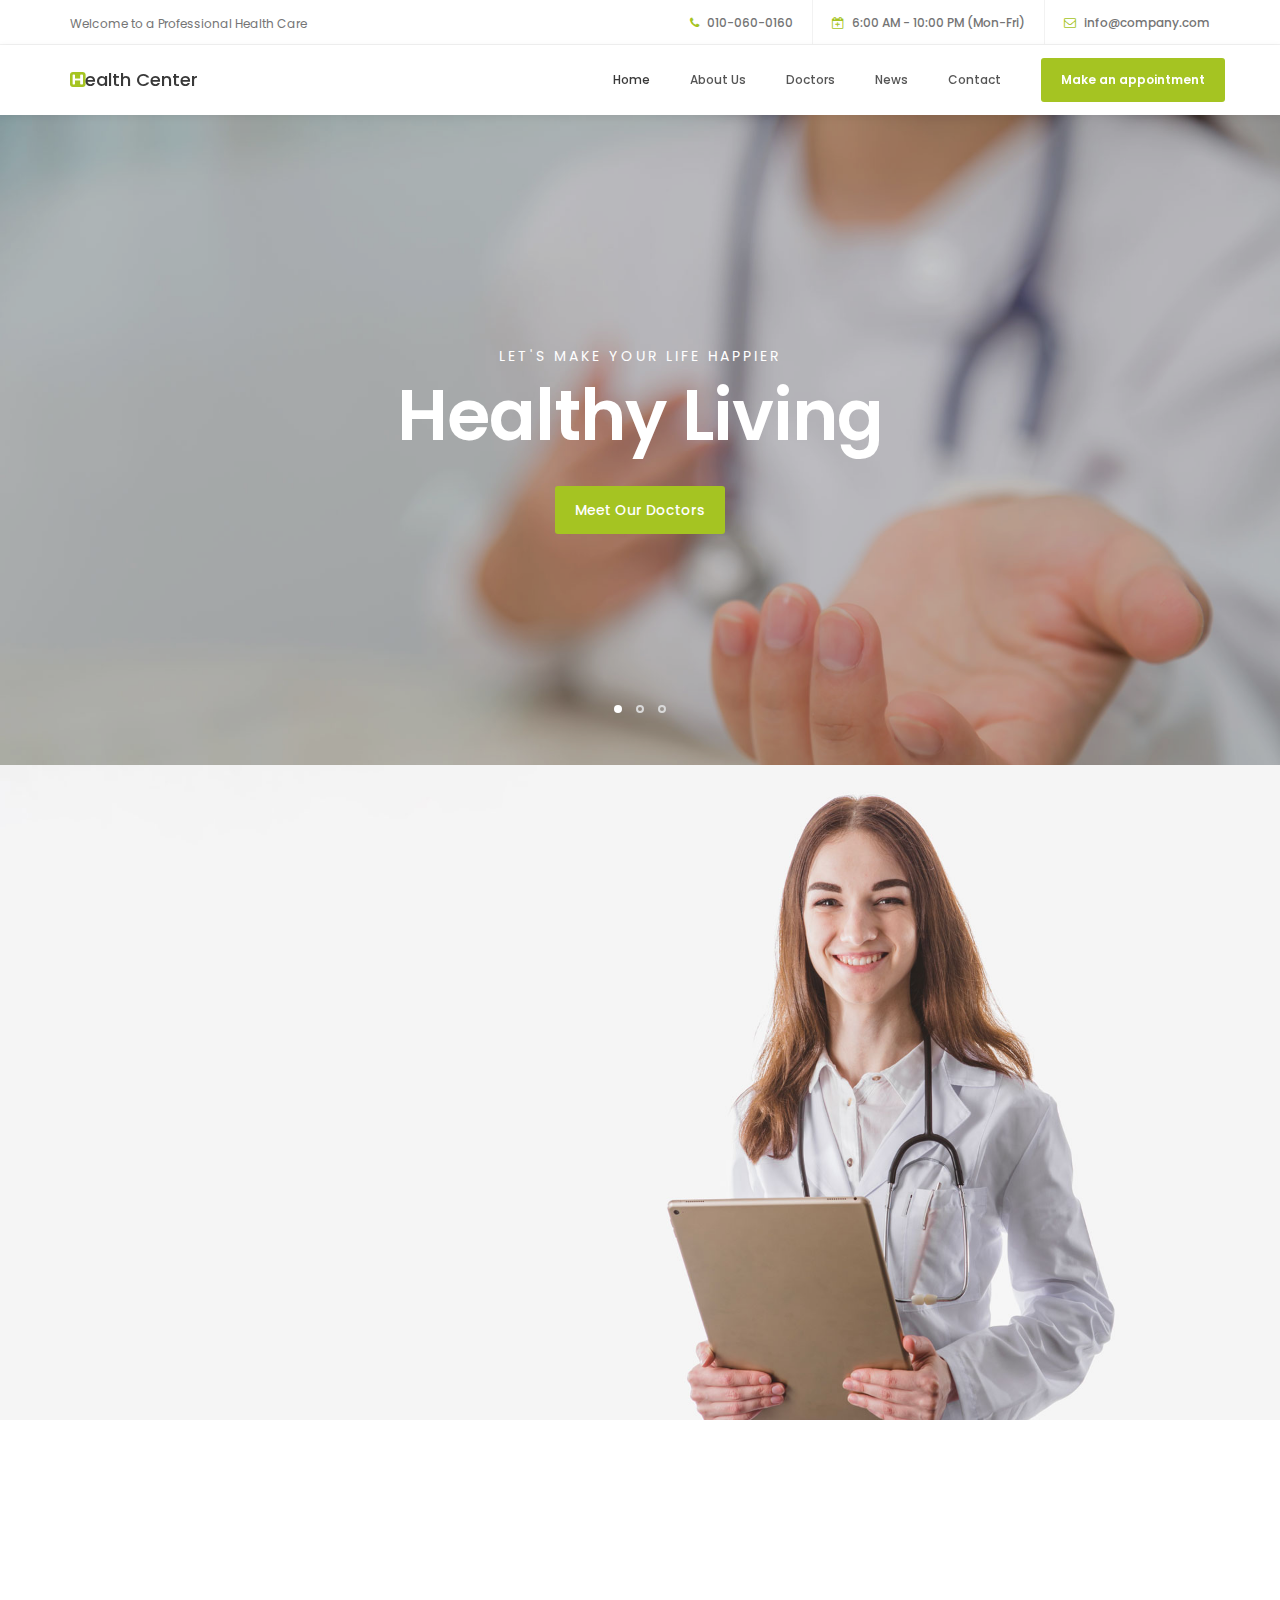
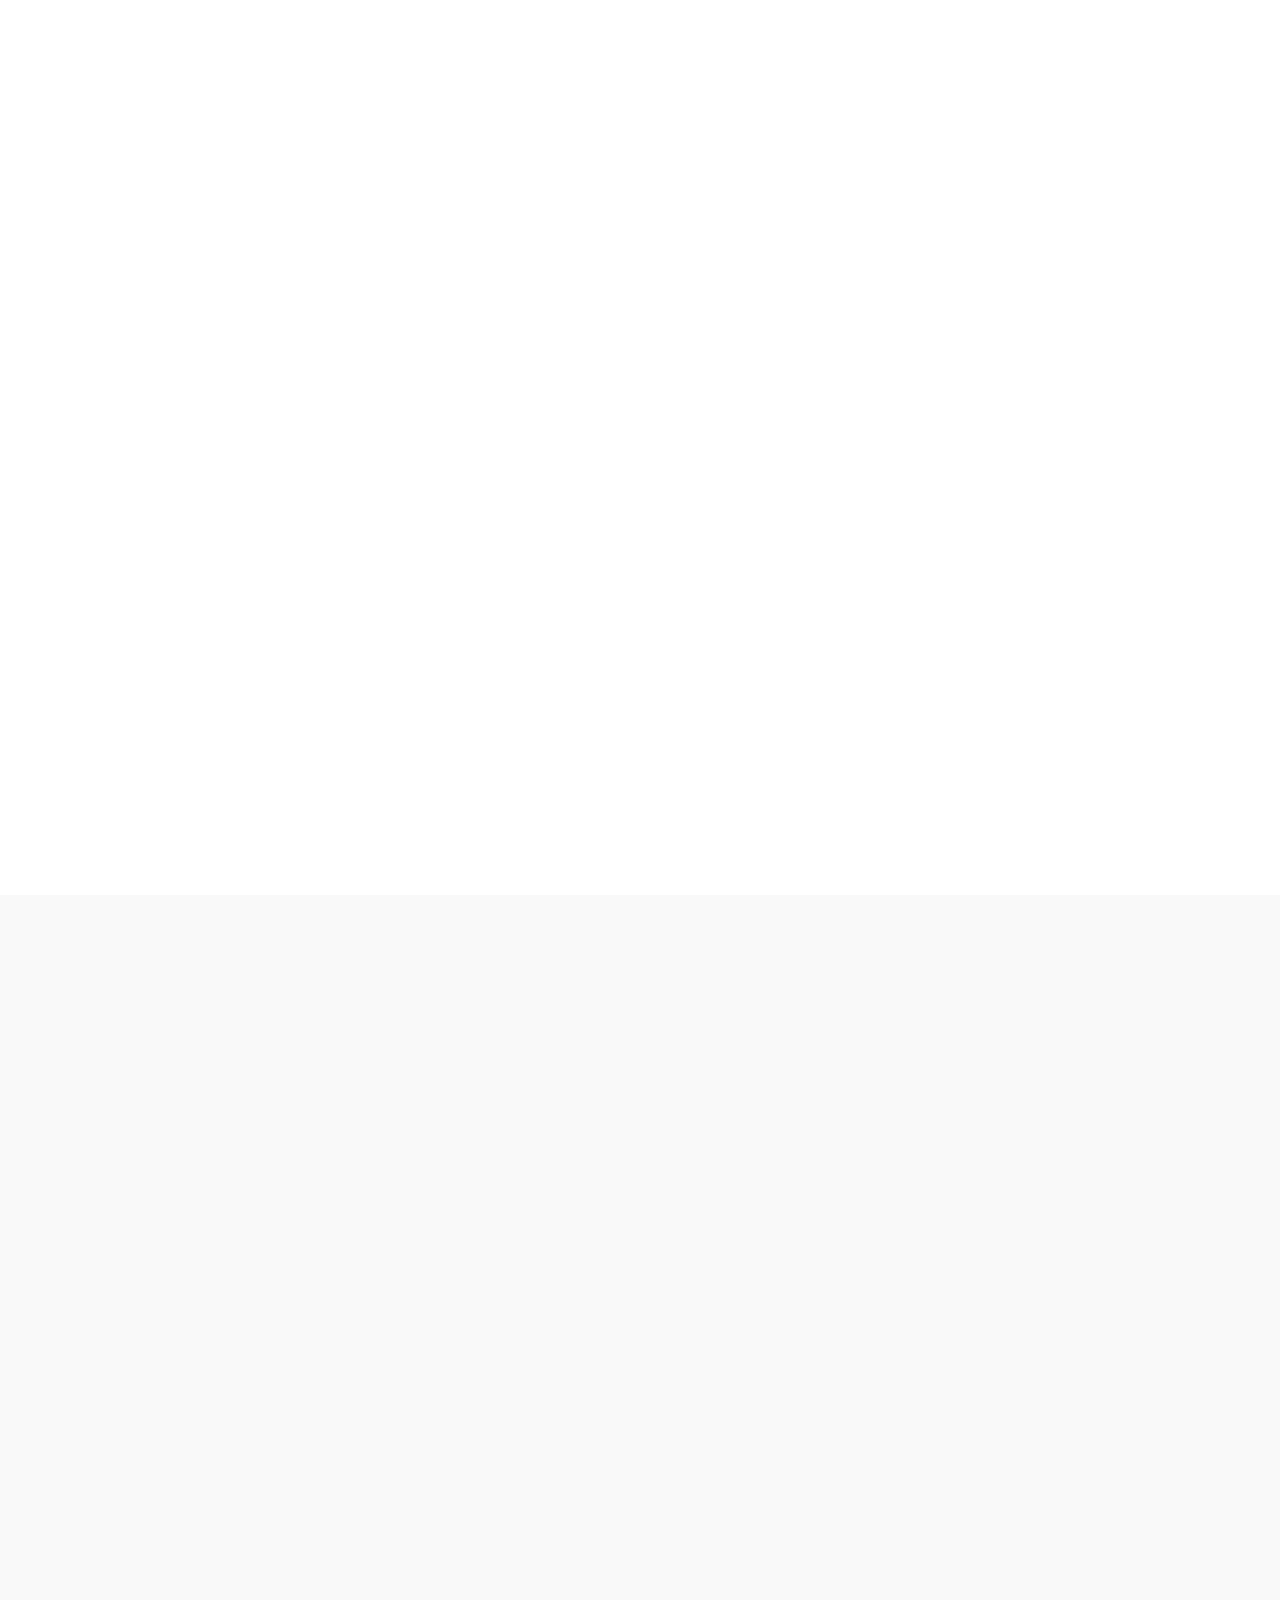
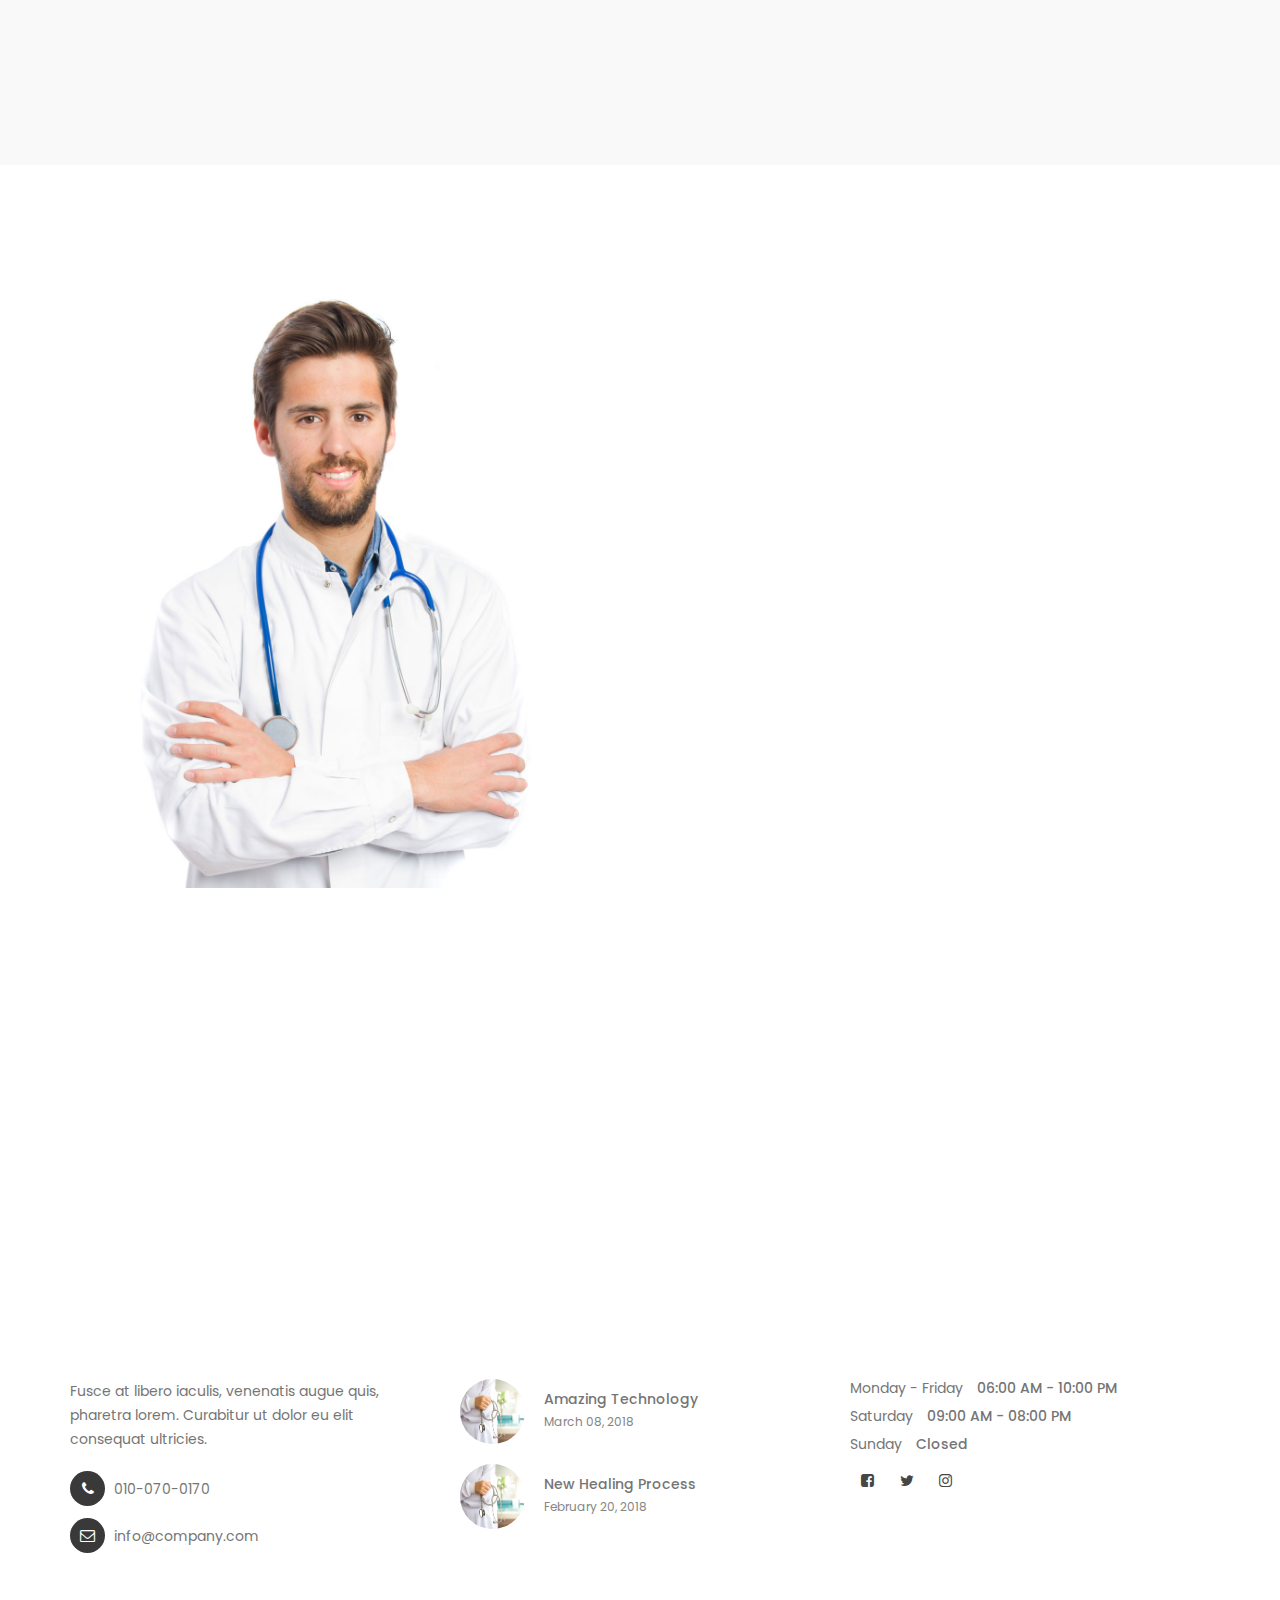
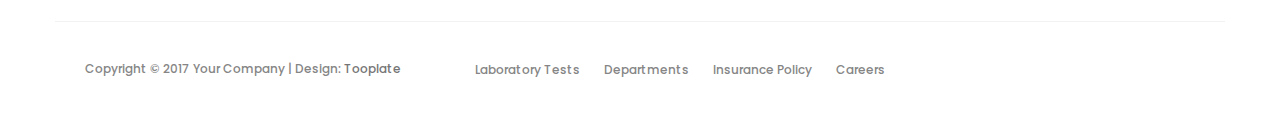
<file: EHospital/web/client/index.html>
<!DOCTYPE html>
<html lang="en">
<head>

     <title>Health - Medical Website Template</title>
<!--

Template 2098 Health

http://www.tooplate.com/view/2098-health

-->
     <meta charset="UTF-8">
     <meta http-equiv="X-UA-Compatible" content="IE=Edge">
     <meta name="description" content="">
     <meta name="keywords" content="">
     <meta name="author" content="Tooplate">
     <meta name="viewport" content="width=device-width, initial-scale=1, maximum-scale=1">

     <link rel="stylesheet" href="css/bootstrap.min.css">
     <link rel="stylesheet" href="css/font-awesome.min.css">
     <link rel="stylesheet" href="css/animate.css">
     <link rel="stylesheet" href="css/owl.carousel.css">
     <link rel="stylesheet" href="css/owl.theme.default.min.css">

     <!-- MAIN CSS -->
     <link rel="stylesheet" href="css/tooplate-style.css">

</head>
<body id="top" data-spy="scroll" data-target=".navbar-collapse" data-offset="50">

     <!-- HEADER -->
     <header>
          <div class="container">
               <div class="row">

                    <div class="col-md-4 col-sm-5">
                         <p>Welcome to a Professional Health Care</p>
                    </div>
                         
                    <div class="col-md-8 col-sm-7 text-align-right">
                         <span class="phone-icon"><i class="fa fa-phone"></i> 010-060-0160</span>
                         <span class="date-icon"><i class="fa fa-calendar-plus-o"></i> 6:00 AM - 10:00 PM (Mon-Fri)</span>
                         <span class="email-icon"><i class="fa fa-envelope-o"></i> <a href="#">info@company.com</a></span>
                    </div>

               </div>
          </div>
     </header>


     <!-- MENU -->
     <section class="navbar navbar-default navbar-static-top" role="navigation">
          <div class="container">

               <div class="navbar-header">
                    <button class="navbar-toggle" data-toggle="collapse" data-target=".navbar-collapse">
                         <span class="icon icon-bar"></span>
                         <span class="icon icon-bar"></span>
                         <span class="icon icon-bar"></span>
                    </button>

                    <!-- lOGO TEXT HERE -->
                    <a href="index.html" class="navbar-brand"><i class="fa fa-h-square"></i>ealth Center</a>
               </div>

               <!-- MENU LINKS -->
               <div class="collapse navbar-collapse">
                    <ul class="nav navbar-nav navbar-right">
                         <li><a href="#top" class="smoothScroll">Home</a></li>
                         <li><a href="#about" class="smoothScroll">About Us</a></li>
                         <li><a href="#team" class="smoothScroll">Doctors</a></li>
                         <li><a href="#news" class="smoothScroll">News</a></li>
                         <li><a href="#google-map" class="smoothScroll">Contact</a></li>
                         <li class="appointment-btn"><a href="#appointment">Make an appointment</a></li>
                    </ul>
               </div>

          </div>
     </section>


     <!-- HOME -->
     <section id="home" class="slider" data-stellar-background-ratio="0.5">
          <div class="container">
               <div class="row">

                         <div class="owl-carousel owl-theme">
                              <div class="item item-first">
                                   <div class="caption">
                                        <div class="col-md-offset-1 col-md-10">
                                             <h3>Let's make your life happier</h3>
                                             <h1>Healthy Living</h1>
                                             <a href="#team" class="section-btn btn btn-default smoothScroll">Meet Our Doctors</a>
                                        </div>
                                   </div>
                              </div>

                              <div class="item item-second">
                                   <div class="caption">
                                        <div class="col-md-offset-1 col-md-10">
                                             <h3>Aenean luctus lobortis tellus</h3>
                                             <h1>New Lifestyle</h1>
                                             <a href="#about" class="section-btn btn btn-default btn-gray smoothScroll">More About Us</a>
                                        </div>
                                   </div>
                              </div>

                              <div class="item item-third">
                                   <div class="caption">
                                        <div class="col-md-offset-1 col-md-10">
                                             <h3>Pellentesque nec libero nisi</h3>
                                             <h1>Your Health Benefits</h1>
                                             <a href="#news" class="section-btn btn btn-default btn-blue smoothScroll">Read Stories</a>
                                        </div>
                                   </div>
                              </div>
                         </div>

               </div>
          </div>
     </section>


     <!-- ABOUT -->
     <section id="about">
          <div class="container">
               <div class="row">

                    <div class="col-md-6 col-sm-6">
                         <div class="about-info">
                              <h2 class="wow fadeInUp" data-wow-delay="0.6s">Welcome to Your <i class="fa fa-h-square"></i>ealth Center</h2>
                              <div class="wow fadeInUp" data-wow-delay="0.8s">
                                   <p>Aenean luctus lobortis tellus, vel ornare enim molestie condimentum. Curabitur lacinia nisi vitae velit volutpat venenatis.</p>
                                   <p>Sed a dignissim lacus. Quisque fermentum est non orci commodo, a luctus urna mattis. Ut placerat, diam a tempus vehicula.</p>
                              </div>
                              <figure class="profile wow fadeInUp" data-wow-delay="1s">
                                   <img src="images/author-image.jpg" class="img-responsive" alt="">
                                   <figcaption>
                                        <h3>Dr. Neil Jackson</h3>
                                        <p>General Principal</p>
                                   </figcaption>
                              </figure>
                         </div>
                    </div>
                    
               </div>
          </div>
     </section>


     <!-- TEAM -->
     <section id="team" data-stellar-background-ratio="1">
          <div class="container">
               <div class="row">

                    <div class="col-md-6 col-sm-6">
                         <div class="about-info">
                              <h2 class="wow fadeInUp" data-wow-delay="0.1s">Our Doctors</h2>
                         </div>
                    </div>

                    <div class="clearfix"></div>

                    <div class="col-md-4 col-sm-6">
                         <div class="team-thumb wow fadeInUp" data-wow-delay="0.2s">
                              <img src="images/team-image1.jpg" class="img-responsive" alt="">

                                   <div class="team-info">
                                        <h3>Nate Baston</h3>
                                        <p>General Principal</p>
                                        <div class="team-contact-info">
                                             <p><i class="fa fa-phone"></i> 010-020-0120</p>
                                             <p><i class="fa fa-envelope-o"></i> <a href="#">general@company.com</a></p>
                                        </div>
                                        <ul class="social-icon">
                                             <li><a href="#" class="fa fa-linkedin-square"></a></li>
                                             <li><a href="#" class="fa fa-envelope-o"></a></li>
                                        </ul>
                                   </div>

                         </div>
                    </div>

                    <div class="col-md-4 col-sm-6">
                         <div class="team-thumb wow fadeInUp" data-wow-delay="0.4s">
                              <img src="images/team-image2.jpg" class="img-responsive" alt="">

                                   <div class="team-info">
                                        <h3>Jason Stewart</h3>
                                        <p>Pregnancy</p>
                                        <div class="team-contact-info">
                                             <p><i class="fa fa-phone"></i> 010-070-0170</p>
                                             <p><i class="fa fa-envelope-o"></i> <a href="#">pregnancy@company.com</a></p>
                                        </div>
                                        <ul class="social-icon">
                                             <li><a href="#" class="fa fa-facebook-square"></a></li>
                                             <li><a href="#" class="fa fa-envelope-o"></a></li>
                                             <li><a href="#" class="fa fa-flickr"></a></li>
                                        </ul>
                                   </div>

                         </div>
                    </div>

                    <div class="col-md-4 col-sm-6">
                         <div class="team-thumb wow fadeInUp" data-wow-delay="0.6s">
                              <img src="images/team-image3.jpg" class="img-responsive" alt="">

                                   <div class="team-info">
                                        <h3>Miasha Nakahara</h3>
                                        <p>Cardiology</p>
                                        <div class="team-contact-info">
                                             <p><i class="fa fa-phone"></i> 010-040-0140</p>
                                             <p><i class="fa fa-envelope-o"></i> <a href="#">cardio@company.com</a></p>
                                        </div>
                                        <ul class="social-icon">
                                             <li><a href="#" class="fa fa-twitter"></a></li>
                                             <li><a href="#" class="fa fa-envelope-o"></a></li>
                                        </ul>
                                   </div>

                         </div>
                    </div>
                    
               </div>
          </div>
     </section>


     <!-- NEWS -->
     <section id="news" data-stellar-background-ratio="2.5">
          <div class="container">
               <div class="row">

                    <div class="col-md-12 col-sm-12">
                         <!-- SECTION TITLE -->
                         <div class="section-title wow fadeInUp" data-wow-delay="0.1s">
                              <h2>Latest News</h2>
                         </div>
                    </div>

                    <div class="col-md-4 col-sm-6">
                         <!-- NEWS THUMB -->
                         <div class="news-thumb wow fadeInUp" data-wow-delay="0.4s">
                              <a href="news-detail.html">
                                   <img src="images/news-image1.jpg" class="img-responsive" alt="">
                              </a>
                              <div class="news-info">
                                   <span>March 08, 2018</span>
                                   <h3><a href="news-detail.html">About Amazing Technology</a></h3>
                                   <p>Maecenas risus neque, placerat volutpat tempor ut, vehicula et felis.</p>
                                   <div class="author">
                                        <img src="images/author-image.jpg" class="img-responsive" alt="">
                                        <div class="author-info">
                                             <h5>Jeremie Carlson</h5>
                                             <p>CEO / Founder</p>
                                        </div>
                                   </div>
                              </div>
                         </div>
                    </div>

                    <div class="col-md-4 col-sm-6">
                         <!-- NEWS THUMB -->
                         <div class="news-thumb wow fadeInUp" data-wow-delay="0.6s">
                              <a href="news-detail.html">
                                   <img src="images/news-image2.jpg" class="img-responsive" alt="">
                              </a>
                              <div class="news-info">
                                   <span>February 20, 2018</span>
                                   <h3><a href="news-detail.html">Introducing a new healing process</a></h3>
                                   <p>Fusce vel sem finibus, rhoncus massa non, aliquam velit. Nam et est ligula.</p>
                                   <div class="author">
                                        <img src="images/author-image.jpg" class="img-responsive" alt="">
                                        <div class="author-info">
                                             <h5>Jason Stewart</h5>
                                             <p>General Director</p>
                                        </div>
                                   </div>
                              </div>
                         </div>
                    </div>

                    <div class="col-md-4 col-sm-6">
                         <!-- NEWS THUMB -->
                         <div class="news-thumb wow fadeInUp" data-wow-delay="0.8s">
                              <a href="news-detail.html">
                                   <img src="images/news-image3.jpg" class="img-responsive" alt="">
                              </a>
                              <div class="news-info">
                                   <span>January 27, 2018</span>
                                   <h3><a href="news-detail.html">Review Annual Medical Research</a></h3>
                                   <p>Vivamus non nulla semper diam cursus maximus. Pellentesque dignissim.</p>
                                   <div class="author">
                                        <img src="images/author-image.jpg" class="img-responsive" alt="">
                                        <div class="author-info">
                                             <h5>Andrio Abero</h5>
                                             <p>Online Advertising</p>
                                        </div>
                                   </div>
                              </div>
                         </div>
                    </div>

               </div>
          </div>
     </section>


     <!-- MAKE AN APPOINTMENT -->
     <section id="appointment" data-stellar-background-ratio="3">
          <div class="container">
               <div class="row">

                    <div class="col-md-6 col-sm-6">
                         <img src="images/appointment-image.jpg" class="img-responsive" alt="">
                    </div>

                    <div class="col-md-6 col-sm-6">
                         <!-- CONTACT FORM HERE -->
                         <form id="appointment-form" role="form" method="post" action="#">

                              <!-- SECTION TITLE -->
                              <div class="section-title wow fadeInUp" data-wow-delay="0.4s">
                                   <h2>Make an appointment</h2>
                              </div>

                              <div class="wow fadeInUp" data-wow-delay="0.8s">
                                   <div class="col-md-6 col-sm-6">
                                        <label for="name">Name</label>
                                        <input type="text" class="form-control" id="name" name="name" placeholder="Full Name">
                                   </div>

                                   <div class="col-md-6 col-sm-6">
                                        <label for="email">Email</label>
                                        <input type="email" class="form-control" id="email" name="email" placeholder="Your Email">
                                   </div>

                                   <div class="col-md-6 col-sm-6">
                                        <label for="date">Select Date</label>
                                        <input type="date" name="date" value="" class="form-control">
                                   </div>

                                   <div class="col-md-6 col-sm-6">
                                        <label for="select">Select Department</label>
                                        <select class="form-control">
                                             <option>General Health</option>
                                             <option>Cardiology</option>
                                             <option>Dental</option>
                                             <option>Medical Research</option>
                                        </select>
                                   </div>

                                   <div class="col-md-12 col-sm-12">
                                        <label for="telephone">Phone Number</label>
                                        <input type="tel" class="form-control" id="phone" name="phone" placeholder="Phone">
                                        <label for="Message">Additional Message</label>
                                        <textarea class="form-control" rows="5" id="message" name="message" placeholder="Message"></textarea>
                                        <button type="submit" class="form-control" id="cf-submit" name="submit">Submit Button</button>
                                   </div>
                              </div>
                        </form>
                    </div>

               </div>
          </div>
     </section>


     <!-- GOOGLE MAP -->
     <section id="google-map">
     <!-- How to change your own map point
            1. Go to Google Maps
            2. Click on your location point
            3. Click "Share" and choose "Embed map" tab
            4. Copy only URL and paste it within the src="" field below
	-->
          <iframe src="https://www.google.com/maps/embed?pb=!1m18!1m12!1m3!1d3647.3030413476204!2d100.5641230193719!3d13.757206847615207!2m3!1f0!2f0!3f0!3m2!1i1024!2i768!4f13.1!3m3!1m2!1s0x0%3A0xf51ce6427b7918fc!2sG+Tower!5e0!3m2!1sen!2sth!4v1510722015945" width="100%" height="350" frameborder="0" style="border:0" allowfullscreen></iframe>
     </section>           


     <!-- FOOTER -->
     <footer data-stellar-background-ratio="5">
          <div class="container">
               <div class="row">

                    <div class="col-md-4 col-sm-4">
                         <div class="footer-thumb"> 
                              <h4 class="wow fadeInUp" data-wow-delay="0.4s">Contact Info</h4>
                              <p>Fusce at libero iaculis, venenatis augue quis, pharetra lorem. Curabitur ut dolor eu elit consequat ultricies.</p>

                              <div class="contact-info">
                                   <p><i class="fa fa-phone"></i> 010-070-0170</p>
                                   <p><i class="fa fa-envelope-o"></i> <a href="#">info@company.com</a></p>
                              </div>
                         </div>
                    </div>

                    <div class="col-md-4 col-sm-4"> 
                         <div class="footer-thumb"> 
                              <h4 class="wow fadeInUp" data-wow-delay="0.4s">Latest News</h4>
                              <div class="latest-stories">
                                   <div class="stories-image">
                                        <a href="#"><img src="images/news-image.jpg" class="img-responsive" alt=""></a>
                                   </div>
                                   <div class="stories-info">
                                        <a href="#"><h5>Amazing Technology</h5></a>
                                        <span>March 08, 2018</span>
                                   </div>
                              </div>

                              <div class="latest-stories">
                                   <div class="stories-image">
                                        <a href="#"><img src="images/news-image.jpg" class="img-responsive" alt=""></a>
                                   </div>
                                   <div class="stories-info">
                                        <a href="#"><h5>New Healing Process</h5></a>
                                        <span>February 20, 2018</span>
                                   </div>
                              </div>
                         </div>
                    </div>

                    <div class="col-md-4 col-sm-4"> 
                         <div class="footer-thumb">
                              <div class="opening-hours">
                                   <h4 class="wow fadeInUp" data-wow-delay="0.4s">Opening Hours</h4>
                                   <p>Monday - Friday <span>06:00 AM - 10:00 PM</span></p>
                                   <p>Saturday <span>09:00 AM - 08:00 PM</span></p>
                                   <p>Sunday <span>Closed</span></p>
                              </div> 

                              <ul class="social-icon">
                                   <li><a href="https://www.facebook.com/tooplate" class="fa fa-facebook-square" attr="facebook icon"></a></li>
                                   <li><a href="#" class="fa fa-twitter"></a></li>
                                   <li><a href="#" class="fa fa-instagram"></a></li>
                              </ul>
                         </div>
                    </div>

                    <div class="col-md-12 col-sm-12 border-top">
                         <div class="col-md-4 col-sm-6">
                              <div class="copyright-text"> 
                                   <p>Copyright &copy; 2017 Your Company 
                                   
                                   | Design: <a href="http://www.tooplate.com" target="_parent">Tooplate</a></p>
                              </div>
                         </div>
                         <div class="col-md-6 col-sm-6">
                              <div class="footer-link"> 
                                   <a href="#">Laboratory Tests</a>
                                   <a href="#">Departments</a>
                                   <a href="#">Insurance Policy</a>
                                   <a href="#">Careers</a>
                              </div>
                         </div>
                         <div class="col-md-2 col-sm-2 text-align-center">
                              <div class="angle-up-btn"> 
                                  <a href="#top" class="smoothScroll wow fadeInUp" data-wow-delay="1.2s"><i class="fa fa-angle-up"></i></a>
                              </div>
                         </div>   
                    </div>
                    
               </div>
          </div>
     </footer>

     <!-- SCRIPTS -->
     <script src="js/jquery.js"></script>
     <script src="js/bootstrap.min.js"></script>
     <script src="js/jquery.sticky.js"></script>
     <script src="js/jquery.stellar.min.js"></script>
     <script src="js/wow.min.js"></script>
     <script src="js/smoothscroll.js"></script>
     <script src="js/owl.carousel.min.js"></script>
     <script src="js/custom.js"></script>

</body>
</html>
</file>
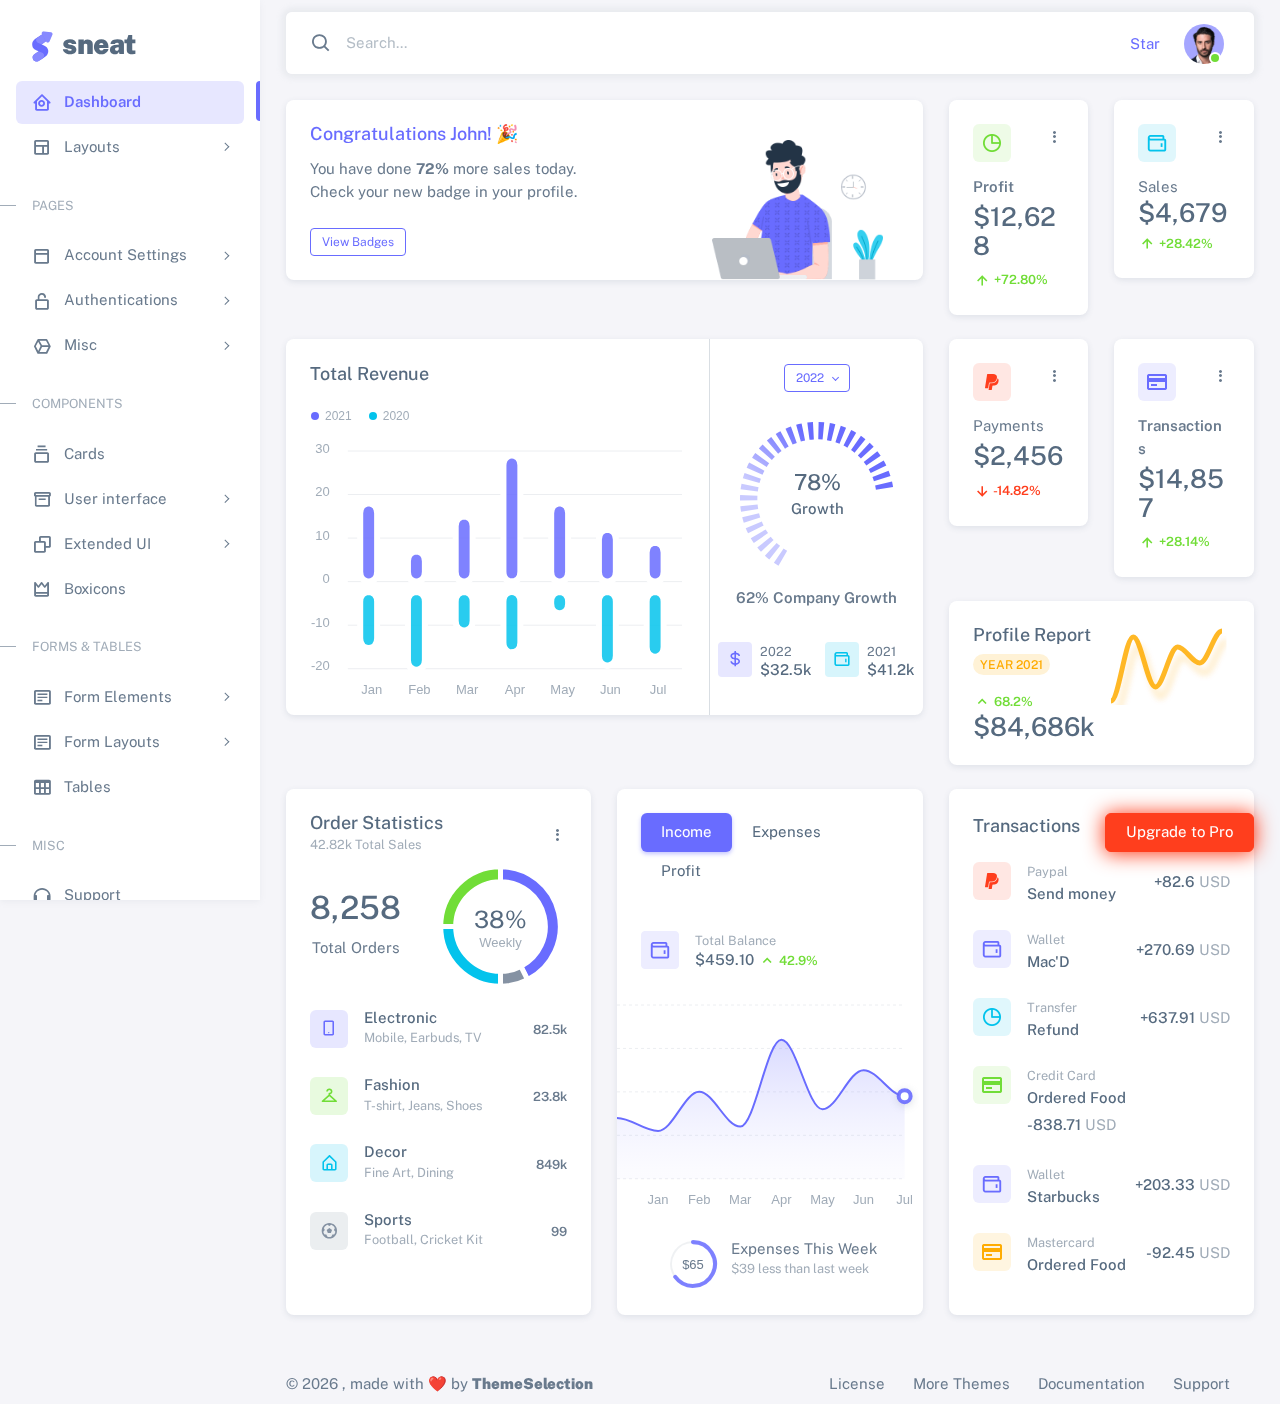
<file: EHospital/web/admin/html/index.html>
<!DOCTYPE html>

<!-- =========================================================
* Sneat - Bootstrap 5 HTML Admin Template - Pro | v1.0.0
==============================================================

* Product Page: https://themeselection.com/products/sneat-bootstrap-html-admin-template/
* Created by: ThemeSelection
* License: You must have a valid license purchased in order to legally use the theme for your project.
* Copyright ThemeSelection (https://themeselection.com)

=========================================================
 -->
<!-- beautify ignore:start -->
<html
  lang="en"
  class="light-style layout-menu-fixed"
  dir="ltr"
  data-theme="theme-default"
  data-assets-path="../assets/"
  data-template="vertical-menu-template-free"
>
  <head>
    <meta charset="utf-8" />
    <meta
      name="viewport"
      content="width=device-width, initial-scale=1.0, user-scalable=no, minimum-scale=1.0, maximum-scale=1.0"
    />

    <title>Dashboard - Analytics | Sneat - Bootstrap 5 HTML Admin Template - Pro</title>

    <meta name="description" content="" />

    <!-- Favicon -->
    <link rel="icon" type="image/x-icon" href="../assets/img/favicon/favicon.ico" />

    <!-- Fonts -->
    <link rel="preconnect" href="https://fonts.googleapis.com" />
    <link rel="preconnect" href="https://fonts.gstatic.com" crossorigin />
    <link
      href="https://fonts.googleapis.com/css2?family=Public+Sans:ital,wght@0,300;0,400;0,500;0,600;0,700;1,300;1,400;1,500;1,600;1,700&display=swap"
      rel="stylesheet"
    />

    <!-- Icons. Uncomment required icon fonts -->
    <link rel="stylesheet" href="../assets/vendor/fonts/boxicons.css" />

    <!-- Core CSS -->
    <link rel="stylesheet" href="../assets/vendor/css/core.css" class="template-customizer-core-css" />
    <link rel="stylesheet" href="../assets/vendor/css/theme-default.css" class="template-customizer-theme-css" />
    <link rel="stylesheet" href="../assets/css/demo.css" />

    <!-- Vendors CSS -->
    <link rel="stylesheet" href="../assets/vendor/libs/perfect-scrollbar/perfect-scrollbar.css" />

    <link rel="stylesheet" href="../assets/vendor/libs/apex-charts/apex-charts.css" />

    <!-- Page CSS -->

    <!-- Helpers -->
    <script src="../assets/vendor/js/helpers.js"></script>

    <!--! Template customizer & Theme config files MUST be included after core stylesheets and helpers.js in the <head> section -->
    <!--? Config:  Mandatory theme config file contain global vars & default theme options, Set your preferred theme option in this file.  -->
    <script src="../assets/js/config.js"></script>
  </head>

  <body>
    <!-- Layout wrapper -->
    <div class="layout-wrapper layout-content-navbar">
      <div class="layout-container">
        <!-- Menu -->

        <aside id="layout-menu" class="layout-menu menu-vertical menu bg-menu-theme">
          <div class="app-brand demo">
            <a href="index.html" class="app-brand-link">
              <span class="app-brand-logo demo">
                <svg
                  width="25"
                  viewBox="0 0 25 42"
                  version="1.1"
                  xmlns="http://www.w3.org/2000/svg"
                  xmlns:xlink="http://www.w3.org/1999/xlink"
                >
                  <defs>
                    <path
                      d="M13.7918663,0.358365126 L3.39788168,7.44174259 C0.566865006,9.69408886 -0.379795268,12.4788597 0.557900856,15.7960551 C0.68998853,16.2305145 1.09562888,17.7872135 3.12357076,19.2293357 C3.8146334,19.7207684 5.32369333,20.3834223 7.65075054,21.2172976 L7.59773219,21.2525164 L2.63468769,24.5493413 C0.445452254,26.3002124 0.0884951797,28.5083815 1.56381646,31.1738486 C2.83770406,32.8170431 5.20850219,33.2640127 7.09180128,32.5391577 C8.347334,32.0559211 11.4559176,30.0011079 16.4175519,26.3747182 C18.0338572,24.4997857 18.6973423,22.4544883 18.4080071,20.2388261 C17.963753,17.5346866 16.1776345,15.5799961 13.0496516,14.3747546 L10.9194936,13.4715819 L18.6192054,7.984237 L13.7918663,0.358365126 Z"
                      id="path-1"
                    ></path>
                    <path
                      d="M5.47320593,6.00457225 C4.05321814,8.216144 4.36334763,10.0722806 6.40359441,11.5729822 C8.61520715,12.571656 10.0999176,13.2171421 10.8577257,13.5094407 L15.5088241,14.433041 L18.6192054,7.984237 C15.5364148,3.11535317 13.9273018,0.573395879 13.7918663,0.358365126 C13.5790555,0.511491653 10.8061687,2.3935607 5.47320593,6.00457225 Z"
                      id="path-3"
                    ></path>
                    <path
                      d="M7.50063644,21.2294429 L12.3234468,23.3159332 C14.1688022,24.7579751 14.397098,26.4880487 13.008334,28.506154 C11.6195701,30.5242593 10.3099883,31.790241 9.07958868,32.3040991 C5.78142938,33.4346997 4.13234973,34 4.13234973,34 C4.13234973,34 2.75489982,33.0538207 2.37032616e-14,31.1614621 C-0.55822714,27.8186216 -0.55822714,26.0572515 -4.05231404e-15,25.8773518 C0.83734071,25.6075023 2.77988457,22.8248993 3.3049379,22.52991 C3.65497346,22.3332504 5.05353963,21.8997614 7.50063644,21.2294429 Z"
                      id="path-4"
                    ></path>
                    <path
                      d="M20.6,7.13333333 L25.6,13.8 C26.2627417,14.6836556 26.0836556,15.9372583 25.2,16.6 C24.8538077,16.8596443 24.4327404,17 24,17 L14,17 C12.8954305,17 12,16.1045695 12,15 C12,14.5672596 12.1403557,14.1461923 12.4,13.8 L17.4,7.13333333 C18.0627417,6.24967773 19.3163444,6.07059163 20.2,6.73333333 C20.3516113,6.84704183 20.4862915,6.981722 20.6,7.13333333 Z"
                      id="path-5"
                    ></path>
                  </defs>
                  <g id="g-app-brand" stroke="none" stroke-width="1" fill="none" fill-rule="evenodd">
                    <g id="Brand-Logo" transform="translate(-27.000000, -15.000000)">
                      <g id="Icon" transform="translate(27.000000, 15.000000)">
                        <g id="Mask" transform="translate(0.000000, 8.000000)">
                          <mask id="mask-2" fill="white">
                            <use xlink:href="#path-1"></use>
                          </mask>
                          <use fill="#696cff" xlink:href="#path-1"></use>
                          <g id="Path-3" mask="url(#mask-2)">
                            <use fill="#696cff" xlink:href="#path-3"></use>
                            <use fill-opacity="0.2" fill="#FFFFFF" xlink:href="#path-3"></use>
                          </g>
                          <g id="Path-4" mask="url(#mask-2)">
                            <use fill="#696cff" xlink:href="#path-4"></use>
                            <use fill-opacity="0.2" fill="#FFFFFF" xlink:href="#path-4"></use>
                          </g>
                        </g>
                        <g
                          id="Triangle"
                          transform="translate(19.000000, 11.000000) rotate(-300.000000) translate(-19.000000, -11.000000) "
                        >
                          <use fill="#696cff" xlink:href="#path-5"></use>
                          <use fill-opacity="0.2" fill="#FFFFFF" xlink:href="#path-5"></use>
                        </g>
                      </g>
                    </g>
                  </g>
                </svg>
              </span>
              <span class="app-brand-text demo menu-text fw-bolder ms-2">Sneat</span>
            </a>

            <a href="javascript:void(0);" class="layout-menu-toggle menu-link text-large ms-auto d-block d-xl-none">
              <i class="bx bx-chevron-left bx-sm align-middle"></i>
            </a>
          </div>

          <div class="menu-inner-shadow"></div>

          <ul class="menu-inner py-1">
            <!-- Dashboard -->
            <li class="menu-item active">
              <a href="index.html" class="menu-link">
                <i class="menu-icon tf-icons bx bx-home-circle"></i>
                <div data-i18n="Analytics">Dashboard</div>
              </a>
            </li>

            <!-- Layouts -->
            <li class="menu-item">
              <a href="javascript:void(0);" class="menu-link menu-toggle">
                <i class="menu-icon tf-icons bx bx-layout"></i>
                <div data-i18n="Layouts">Layouts</div>
              </a>

              <ul class="menu-sub">
                <li class="menu-item">
                  <a href="layouts-without-menu.html" class="menu-link">
                    <div data-i18n="Without menu">Without menu</div>
                  </a>
                </li>
                <li class="menu-item">
                  <a href="layouts-without-navbar.html" class="menu-link">
                    <div data-i18n="Without navbar">Without navbar</div>
                  </a>
                </li>
                <li class="menu-item">
                  <a href="layouts-container.html" class="menu-link">
                    <div data-i18n="Container">Container</div>
                  </a>
                </li>
                <li class="menu-item">
                  <a href="layouts-fluid.html" class="menu-link">
                    <div data-i18n="Fluid">Fluid</div>
                  </a>
                </li>
                <li class="menu-item">
                  <a href="layouts-blank.html" class="menu-link">
                    <div data-i18n="Blank">Blank</div>
                  </a>
                </li>
              </ul>
            </li>

            <li class="menu-header small text-uppercase">
              <span class="menu-header-text">Pages</span>
            </li>
            <li class="menu-item">
              <a href="javascript:void(0);" class="menu-link menu-toggle">
                <i class="menu-icon tf-icons bx bx-dock-top"></i>
                <div data-i18n="Account Settings">Account Settings</div>
              </a>
              <ul class="menu-sub">
                <li class="menu-item">
                  <a href="pages-account-settings-account.html" class="menu-link">
                    <div data-i18n="Account">Account</div>
                  </a>
                </li>
                <li class="menu-item">
                  <a href="pages-account-settings-notifications.html" class="menu-link">
                    <div data-i18n="Notifications">Notifications</div>
                  </a>
                </li>
                <li class="menu-item">
                  <a href="pages-account-settings-connections.html" class="menu-link">
                    <div data-i18n="Connections">Connections</div>
                  </a>
                </li>
              </ul>
            </li>
            <li class="menu-item">
              <a href="javascript:void(0);" class="menu-link menu-toggle">
                <i class="menu-icon tf-icons bx bx-lock-open-alt"></i>
                <div data-i18n="Authentications">Authentications</div>
              </a>
              <ul class="menu-sub">
                <li class="menu-item">
                  <a href="auth-login-basic.html" class="menu-link" target="_blank">
                    <div data-i18n="Basic">Login</div>
                  </a>
                </li>
                <li class="menu-item">
                  <a href="auth-register-basic.html" class="menu-link" target="_blank">
                    <div data-i18n="Basic">Register</div>
                  </a>
                </li>
                <li class="menu-item">
                  <a href="auth-forgot-password-basic.html" class="menu-link" target="_blank">
                    <div data-i18n="Basic">Forgot Password</div>
                  </a>
                </li>
              </ul>
            </li>
            <li class="menu-item">
              <a href="javascript:void(0);" class="menu-link menu-toggle">
                <i class="menu-icon tf-icons bx bx-cube-alt"></i>
                <div data-i18n="Misc">Misc</div>
              </a>
              <ul class="menu-sub">
                <li class="menu-item">
                  <a href="pages-misc-error.html" class="menu-link">
                    <div data-i18n="Error">Error</div>
                  </a>
                </li>
                <li class="menu-item">
                  <a href="pages-misc-under-maintenance.html" class="menu-link">
                    <div data-i18n="Under Maintenance">Under Maintenance</div>
                  </a>
                </li>
              </ul>
            </li>
            <!-- Components -->
            <li class="menu-header small text-uppercase"><span class="menu-header-text">Components</span></li>
            <!-- Cards -->
            <li class="menu-item">
              <a href="cards-basic.html" class="menu-link">
                <i class="menu-icon tf-icons bx bx-collection"></i>
                <div data-i18n="Basic">Cards</div>
              </a>
            </li>
            <!-- User interface -->
            <li class="menu-item">
              <a href="javascript:void(0)" class="menu-link menu-toggle">
                <i class="menu-icon tf-icons bx bx-box"></i>
                <div data-i18n="User interface">User interface</div>
              </a>
              <ul class="menu-sub">
                <li class="menu-item">
                  <a href="ui-accordion.html" class="menu-link">
                    <div data-i18n="Accordion">Accordion</div>
                  </a>
                </li>
                <li class="menu-item">
                  <a href="ui-alerts.html" class="menu-link">
                    <div data-i18n="Alerts">Alerts</div>
                  </a>
                </li>
                <li class="menu-item">
                  <a href="ui-badges.html" class="menu-link">
                    <div data-i18n="Badges">Badges</div>
                  </a>
                </li>
                <li class="menu-item">
                  <a href="ui-buttons.html" class="menu-link">
                    <div data-i18n="Buttons">Buttons</div>
                  </a>
                </li>
                <li class="menu-item">
                  <a href="ui-carousel.html" class="menu-link">
                    <div data-i18n="Carousel">Carousel</div>
                  </a>
                </li>
                <li class="menu-item">
                  <a href="ui-collapse.html" class="menu-link">
                    <div data-i18n="Collapse">Collapse</div>
                  </a>
                </li>
                <li class="menu-item">
                  <a href="ui-dropdowns.html" class="menu-link">
                    <div data-i18n="Dropdowns">Dropdowns</div>
                  </a>
                </li>
                <li class="menu-item">
                  <a href="ui-footer.html" class="menu-link">
                    <div data-i18n="Footer">Footer</div>
                  </a>
                </li>
                <li class="menu-item">
                  <a href="ui-list-groups.html" class="menu-link">
                    <div data-i18n="List Groups">List groups</div>
                  </a>
                </li>
                <li class="menu-item">
                  <a href="ui-modals.html" class="menu-link">
                    <div data-i18n="Modals">Modals</div>
                  </a>
                </li>
                <li class="menu-item">
                  <a href="ui-navbar.html" class="menu-link">
                    <div data-i18n="Navbar">Navbar</div>
                  </a>
                </li>
                <li class="menu-item">
                  <a href="ui-offcanvas.html" class="menu-link">
                    <div data-i18n="Offcanvas">Offcanvas</div>
                  </a>
                </li>
                <li class="menu-item">
                  <a href="ui-pagination-breadcrumbs.html" class="menu-link">
                    <div data-i18n="Pagination &amp; Breadcrumbs">Pagination &amp; Breadcrumbs</div>
                  </a>
                </li>
                <li class="menu-item">
                  <a href="ui-progress.html" class="menu-link">
                    <div data-i18n="Progress">Progress</div>
                  </a>
                </li>
                <li class="menu-item">
                  <a href="ui-spinners.html" class="menu-link">
                    <div data-i18n="Spinners">Spinners</div>
                  </a>
                </li>
                <li class="menu-item">
                  <a href="ui-tabs-pills.html" class="menu-link">
                    <div data-i18n="Tabs &amp; Pills">Tabs &amp; Pills</div>
                  </a>
                </li>
                <li class="menu-item">
                  <a href="ui-toasts.html" class="menu-link">
                    <div data-i18n="Toasts">Toasts</div>
                  </a>
                </li>
                <li class="menu-item">
                  <a href="ui-tooltips-popovers.html" class="menu-link">
                    <div data-i18n="Tooltips & Popovers">Tooltips &amp; popovers</div>
                  </a>
                </li>
                <li class="menu-item">
                  <a href="ui-typography.html" class="menu-link">
                    <div data-i18n="Typography">Typography</div>
                  </a>
                </li>
              </ul>
            </li>

            <!-- Extended components -->
            <li class="menu-item">
              <a href="javascript:void(0)" class="menu-link menu-toggle">
                <i class="menu-icon tf-icons bx bx-copy"></i>
                <div data-i18n="Extended UI">Extended UI</div>
              </a>
              <ul class="menu-sub">
                <li class="menu-item">
                  <a href="extended-ui-perfect-scrollbar.html" class="menu-link">
                    <div data-i18n="Perfect Scrollbar">Perfect scrollbar</div>
                  </a>
                </li>
                <li class="menu-item">
                  <a href="extended-ui-text-divider.html" class="menu-link">
                    <div data-i18n="Text Divider">Text Divider</div>
                  </a>
                </li>
              </ul>
            </li>

            <li class="menu-item">
              <a href="icons-boxicons.html" class="menu-link">
                <i class="menu-icon tf-icons bx bx-crown"></i>
                <div data-i18n="Boxicons">Boxicons</div>
              </a>
            </li>

            <!-- Forms & Tables -->
            <li class="menu-header small text-uppercase"><span class="menu-header-text">Forms &amp; Tables</span></li>
            <!-- Forms -->
            <li class="menu-item">
              <a href="javascript:void(0);" class="menu-link menu-toggle">
                <i class="menu-icon tf-icons bx bx-detail"></i>
                <div data-i18n="Form Elements">Form Elements</div>
              </a>
              <ul class="menu-sub">
                <li class="menu-item">
                  <a href="forms-basic-inputs.html" class="menu-link">
                    <div data-i18n="Basic Inputs">Basic Inputs</div>
                  </a>
                </li>
                <li class="menu-item">
                  <a href="forms-input-groups.html" class="menu-link">
                    <div data-i18n="Input groups">Input groups</div>
                  </a>
                </li>
              </ul>
            </li>
            <li class="menu-item">
              <a href="javascript:void(0);" class="menu-link menu-toggle">
                <i class="menu-icon tf-icons bx bx-detail"></i>
                <div data-i18n="Form Layouts">Form Layouts</div>
              </a>
              <ul class="menu-sub">
                <li class="menu-item">
                  <a href="form-layouts-vertical.html" class="menu-link">
                    <div data-i18n="Vertical Form">Vertical Form</div>
                  </a>
                </li>
                <li class="menu-item">
                  <a href="form-layouts-horizontal.html" class="menu-link">
                    <div data-i18n="Horizontal Form">Horizontal Form</div>
                  </a>
                </li>
              </ul>
            </li>
            <!-- Tables -->
            <li class="menu-item">
              <a href="tables-basic.html" class="menu-link">
                <i class="menu-icon tf-icons bx bx-table"></i>
                <div data-i18n="Tables">Tables</div>
              </a>
            </li>
            <!-- Misc -->
            <li class="menu-header small text-uppercase"><span class="menu-header-text">Misc</span></li>
            <li class="menu-item">
              <a
                href="https://github.com/themeselection/sneat-html-admin-template-free/issues"
                target="_blank"
                class="menu-link"
              >
                <i class="menu-icon tf-icons bx bx-support"></i>
                <div data-i18n="Support">Support</div>
              </a>
            </li>
            <li class="menu-item">
              <a
                href="https://themeselection.com/demo/sneat-bootstrap-html-admin-template/documentation/"
                target="_blank"
                class="menu-link"
              >
                <i class="menu-icon tf-icons bx bx-file"></i>
                <div data-i18n="Documentation">Documentation</div>
              </a>
            </li>
          </ul>
        </aside>
        <!-- / Menu -->

        <!-- Layout container -->
        <div class="layout-page">
          <!-- Navbar -->

          <nav
            class="layout-navbar container-xxl navbar navbar-expand-xl navbar-detached align-items-center bg-navbar-theme"
            id="layout-navbar"
          >
            <div class="layout-menu-toggle navbar-nav align-items-xl-center me-3 me-xl-0 d-xl-none">
              <a class="nav-item nav-link px-0 me-xl-4" href="javascript:void(0)">
                <i class="bx bx-menu bx-sm"></i>
              </a>
            </div>

            <div class="navbar-nav-right d-flex align-items-center" id="navbar-collapse">
              <!-- Search -->
              <div class="navbar-nav align-items-center">
                <div class="nav-item d-flex align-items-center">
                  <i class="bx bx-search fs-4 lh-0"></i>
                  <input
                    type="text"
                    class="form-control border-0 shadow-none"
                    placeholder="Search..."
                    aria-label="Search..."
                  />
                </div>
              </div>
              <!-- /Search -->

              <ul class="navbar-nav flex-row align-items-center ms-auto">
                <!-- Place this tag where you want the button to render. -->
                <li class="nav-item lh-1 me-3">
                  <a
                    class="github-button"
                    href="https://github.com/themeselection/sneat-html-admin-template-free"
                    data-icon="octicon-star"
                    data-size="large"
                    data-show-count="true"
                    aria-label="Star themeselection/sneat-html-admin-template-free on GitHub"
                    >Star</a
                  >
                </li>

                <!-- User -->
                <li class="nav-item navbar-dropdown dropdown-user dropdown">
                  <a class="nav-link dropdown-toggle hide-arrow" href="javascript:void(0);" data-bs-toggle="dropdown">
                    <div class="avatar avatar-online">
                      <img src="../assets/img/avatars/1.png" alt class="w-px-40 h-auto rounded-circle" />
                    </div>
                  </a>
                  <ul class="dropdown-menu dropdown-menu-end">
                    <li>
                      <a class="dropdown-item" href="#">
                        <div class="d-flex">
                          <div class="flex-shrink-0 me-3">
                            <div class="avatar avatar-online">
                              <img src="../assets/img/avatars/1.png" alt class="w-px-40 h-auto rounded-circle" />
                            </div>
                          </div>
                          <div class="flex-grow-1">
                            <span class="fw-semibold d-block">John Doe</span>
                            <small class="text-muted">Admin</small>
                          </div>
                        </div>
                      </a>
                    </li>
                    <li>
                      <div class="dropdown-divider"></div>
                    </li>
                    <li>
                      <a class="dropdown-item" href="#">
                        <i class="bx bx-user me-2"></i>
                        <span class="align-middle">My Profile</span>
                      </a>
                    </li>
                    <li>
                      <a class="dropdown-item" href="#">
                        <i class="bx bx-cog me-2"></i>
                        <span class="align-middle">Settings</span>
                      </a>
                    </li>
                    <li>
                      <a class="dropdown-item" href="#">
                        <span class="d-flex align-items-center align-middle">
                          <i class="flex-shrink-0 bx bx-credit-card me-2"></i>
                          <span class="flex-grow-1 align-middle">Billing</span>
                          <span class="flex-shrink-0 badge badge-center rounded-pill bg-danger w-px-20 h-px-20">4</span>
                        </span>
                      </a>
                    </li>
                    <li>
                      <div class="dropdown-divider"></div>
                    </li>
                    <li>
                      <a class="dropdown-item" href="auth-login-basic.html">
                        <i class="bx bx-power-off me-2"></i>
                        <span class="align-middle">Log Out</span>
                      </a>
                    </li>
                  </ul>
                </li>
                <!--/ User -->
              </ul>
            </div>
          </nav>

          <!-- / Navbar -->

          <!-- Content wrapper -->
          <div class="content-wrapper">
            <!-- Content -->

            <div class="container-xxl flex-grow-1 container-p-y">
              <div class="row">
                <div class="col-lg-8 mb-4 order-0">
                  <div class="card">
                    <div class="d-flex align-items-end row">
                      <div class="col-sm-7">
                        <div class="card-body">
                          <h5 class="card-title text-primary">Congratulations John! 🎉</h5>
                          <p class="mb-4">
                            You have done <span class="fw-bold">72%</span> more sales today. Check your new badge in
                            your profile.
                          </p>

                          <a href="javascript:;" class="btn btn-sm btn-outline-primary">View Badges</a>
                        </div>
                      </div>
                      <div class="col-sm-5 text-center text-sm-left">
                        <div class="card-body pb-0 px-0 px-md-4">
                          <img
                            src="../assets/img/illustrations/man-with-laptop-light.png"
                            height="140"
                            alt="View Badge User"
                            data-app-dark-img="illustrations/man-with-laptop-dark.png"
                            data-app-light-img="illustrations/man-with-laptop-light.png"
                          />
                        </div>
                      </div>
                    </div>
                  </div>
                </div>
                <div class="col-lg-4 col-md-4 order-1">
                  <div class="row">
                    <div class="col-lg-6 col-md-12 col-6 mb-4">
                      <div class="card">
                        <div class="card-body">
                          <div class="card-title d-flex align-items-start justify-content-between">
                            <div class="avatar flex-shrink-0">
                              <img
                                src="../assets/img/icons/unicons/chart-success.png"
                                alt="chart success"
                                class="rounded"
                              />
                            </div>
                            <div class="dropdown">
                              <button
                                class="btn p-0"
                                type="button"
                                id="cardOpt3"
                                data-bs-toggle="dropdown"
                                aria-haspopup="true"
                                aria-expanded="false"
                              >
                                <i class="bx bx-dots-vertical-rounded"></i>
                              </button>
                              <div class="dropdown-menu dropdown-menu-end" aria-labelledby="cardOpt3">
                                <a class="dropdown-item" href="javascript:void(0);">View More</a>
                                <a class="dropdown-item" href="javascript:void(0);">Delete</a>
                              </div>
                            </div>
                          </div>
                          <span class="fw-semibold d-block mb-1">Profit</span>
                          <h3 class="card-title mb-2">$12,628</h3>
                          <small class="text-success fw-semibold"><i class="bx bx-up-arrow-alt"></i> +72.80%</small>
                        </div>
                      </div>
                    </div>
                    <div class="col-lg-6 col-md-12 col-6 mb-4">
                      <div class="card">
                        <div class="card-body">
                          <div class="card-title d-flex align-items-start justify-content-between">
                            <div class="avatar flex-shrink-0">
                              <img
                                src="../assets/img/icons/unicons/wallet-info.png"
                                alt="Credit Card"
                                class="rounded"
                              />
                            </div>
                            <div class="dropdown">
                              <button
                                class="btn p-0"
                                type="button"
                                id="cardOpt6"
                                data-bs-toggle="dropdown"
                                aria-haspopup="true"
                                aria-expanded="false"
                              >
                                <i class="bx bx-dots-vertical-rounded"></i>
                              </button>
                              <div class="dropdown-menu dropdown-menu-end" aria-labelledby="cardOpt6">
                                <a class="dropdown-item" href="javascript:void(0);">View More</a>
                                <a class="dropdown-item" href="javascript:void(0);">Delete</a>
                              </div>
                            </div>
                          </div>
                          <span>Sales</span>
                          <h3 class="card-title text-nowrap mb-1">$4,679</h3>
                          <small class="text-success fw-semibold"><i class="bx bx-up-arrow-alt"></i> +28.42%</small>
                        </div>
                      </div>
                    </div>
                  </div>
                </div>
                <!-- Total Revenue -->
                <div class="col-12 col-lg-8 order-2 order-md-3 order-lg-2 mb-4">
                  <div class="card">
                    <div class="row row-bordered g-0">
                      <div class="col-md-8">
                        <h5 class="card-header m-0 me-2 pb-3">Total Revenue</h5>
                        <div id="totalRevenueChart" class="px-2"></div>
                      </div>
                      <div class="col-md-4">
                        <div class="card-body">
                          <div class="text-center">
                            <div class="dropdown">
                              <button
                                class="btn btn-sm btn-outline-primary dropdown-toggle"
                                type="button"
                                id="growthReportId"
                                data-bs-toggle="dropdown"
                                aria-haspopup="true"
                                aria-expanded="false"
                              >
                                2022
                              </button>
                              <div class="dropdown-menu dropdown-menu-end" aria-labelledby="growthReportId">
                                <a class="dropdown-item" href="javascript:void(0);">2021</a>
                                <a class="dropdown-item" href="javascript:void(0);">2020</a>
                                <a class="dropdown-item" href="javascript:void(0);">2019</a>
                              </div>
                            </div>
                          </div>
                        </div>
                        <div id="growthChart"></div>
                        <div class="text-center fw-semibold pt-3 mb-2">62% Company Growth</div>

                        <div class="d-flex px-xxl-4 px-lg-2 p-4 gap-xxl-3 gap-lg-1 gap-3 justify-content-between">
                          <div class="d-flex">
                            <div class="me-2">
                              <span class="badge bg-label-primary p-2"><i class="bx bx-dollar text-primary"></i></span>
                            </div>
                            <div class="d-flex flex-column">
                              <small>2022</small>
                              <h6 class="mb-0">$32.5k</h6>
                            </div>
                          </div>
                          <div class="d-flex">
                            <div class="me-2">
                              <span class="badge bg-label-info p-2"><i class="bx bx-wallet text-info"></i></span>
                            </div>
                            <div class="d-flex flex-column">
                              <small>2021</small>
                              <h6 class="mb-0">$41.2k</h6>
                            </div>
                          </div>
                        </div>
                      </div>
                    </div>
                  </div>
                </div>
                <!--/ Total Revenue -->
                <div class="col-12 col-md-8 col-lg-4 order-3 order-md-2">
                  <div class="row">
                    <div class="col-6 mb-4">
                      <div class="card">
                        <div class="card-body">
                          <div class="card-title d-flex align-items-start justify-content-between">
                            <div class="avatar flex-shrink-0">
                              <img src="../assets/img/icons/unicons/paypal.png" alt="Credit Card" class="rounded" />
                            </div>
                            <div class="dropdown">
                              <button
                                class="btn p-0"
                                type="button"
                                id="cardOpt4"
                                data-bs-toggle="dropdown"
                                aria-haspopup="true"
                                aria-expanded="false"
                              >
                                <i class="bx bx-dots-vertical-rounded"></i>
                              </button>
                              <div class="dropdown-menu dropdown-menu-end" aria-labelledby="cardOpt4">
                                <a class="dropdown-item" href="javascript:void(0);">View More</a>
                                <a class="dropdown-item" href="javascript:void(0);">Delete</a>
                              </div>
                            </div>
                          </div>
                          <span class="d-block mb-1">Payments</span>
                          <h3 class="card-title text-nowrap mb-2">$2,456</h3>
                          <small class="text-danger fw-semibold"><i class="bx bx-down-arrow-alt"></i> -14.82%</small>
                        </div>
                      </div>
                    </div>
                    <div class="col-6 mb-4">
                      <div class="card">
                        <div class="card-body">
                          <div class="card-title d-flex align-items-start justify-content-between">
                            <div class="avatar flex-shrink-0">
                              <img src="../assets/img/icons/unicons/cc-primary.png" alt="Credit Card" class="rounded" />
                            </div>
                            <div class="dropdown">
                              <button
                                class="btn p-0"
                                type="button"
                                id="cardOpt1"
                                data-bs-toggle="dropdown"
                                aria-haspopup="true"
                                aria-expanded="false"
                              >
                                <i class="bx bx-dots-vertical-rounded"></i>
                              </button>
                              <div class="dropdown-menu" aria-labelledby="cardOpt1">
                                <a class="dropdown-item" href="javascript:void(0);">View More</a>
                                <a class="dropdown-item" href="javascript:void(0);">Delete</a>
                              </div>
                            </div>
                          </div>
                          <span class="fw-semibold d-block mb-1">Transactions</span>
                          <h3 class="card-title mb-2">$14,857</h3>
                          <small class="text-success fw-semibold"><i class="bx bx-up-arrow-alt"></i> +28.14%</small>
                        </div>
                      </div>
                    </div>
                    <!-- </div>
    <div class="row"> -->
                    <div class="col-12 mb-4">
                      <div class="card">
                        <div class="card-body">
                          <div class="d-flex justify-content-between flex-sm-row flex-column gap-3">
                            <div class="d-flex flex-sm-column flex-row align-items-start justify-content-between">
                              <div class="card-title">
                                <h5 class="text-nowrap mb-2">Profile Report</h5>
                                <span class="badge bg-label-warning rounded-pill">Year 2021</span>
                              </div>
                              <div class="mt-sm-auto">
                                <small class="text-success text-nowrap fw-semibold"
                                  ><i class="bx bx-chevron-up"></i> 68.2%</small
                                >
                                <h3 class="mb-0">$84,686k</h3>
                              </div>
                            </div>
                            <div id="profileReportChart"></div>
                          </div>
                        </div>
                      </div>
                    </div>
                  </div>
                </div>
              </div>
              <div class="row">
                <!-- Order Statistics -->
                <div class="col-md-6 col-lg-4 col-xl-4 order-0 mb-4">
                  <div class="card h-100">
                    <div class="card-header d-flex align-items-center justify-content-between pb-0">
                      <div class="card-title mb-0">
                        <h5 class="m-0 me-2">Order Statistics</h5>
                        <small class="text-muted">42.82k Total Sales</small>
                      </div>
                      <div class="dropdown">
                        <button
                          class="btn p-0"
                          type="button"
                          id="orederStatistics"
                          data-bs-toggle="dropdown"
                          aria-haspopup="true"
                          aria-expanded="false"
                        >
                          <i class="bx bx-dots-vertical-rounded"></i>
                        </button>
                        <div class="dropdown-menu dropdown-menu-end" aria-labelledby="orederStatistics">
                          <a class="dropdown-item" href="javascript:void(0);">Select All</a>
                          <a class="dropdown-item" href="javascript:void(0);">Refresh</a>
                          <a class="dropdown-item" href="javascript:void(0);">Share</a>
                        </div>
                      </div>
                    </div>
                    <div class="card-body">
                      <div class="d-flex justify-content-between align-items-center mb-3">
                        <div class="d-flex flex-column align-items-center gap-1">
                          <h2 class="mb-2">8,258</h2>
                          <span>Total Orders</span>
                        </div>
                        <div id="orderStatisticsChart"></div>
                      </div>
                      <ul class="p-0 m-0">
                        <li class="d-flex mb-4 pb-1">
                          <div class="avatar flex-shrink-0 me-3">
                            <span class="avatar-initial rounded bg-label-primary"
                              ><i class="bx bx-mobile-alt"></i
                            ></span>
                          </div>
                          <div class="d-flex w-100 flex-wrap align-items-center justify-content-between gap-2">
                            <div class="me-2">
                              <h6 class="mb-0">Electronic</h6>
                              <small class="text-muted">Mobile, Earbuds, TV</small>
                            </div>
                            <div class="user-progress">
                              <small class="fw-semibold">82.5k</small>
                            </div>
                          </div>
                        </li>
                        <li class="d-flex mb-4 pb-1">
                          <div class="avatar flex-shrink-0 me-3">
                            <span class="avatar-initial rounded bg-label-success"><i class="bx bx-closet"></i></span>
                          </div>
                          <div class="d-flex w-100 flex-wrap align-items-center justify-content-between gap-2">
                            <div class="me-2">
                              <h6 class="mb-0">Fashion</h6>
                              <small class="text-muted">T-shirt, Jeans, Shoes</small>
                            </div>
                            <div class="user-progress">
                              <small class="fw-semibold">23.8k</small>
                            </div>
                          </div>
                        </li>
                        <li class="d-flex mb-4 pb-1">
                          <div class="avatar flex-shrink-0 me-3">
                            <span class="avatar-initial rounded bg-label-info"><i class="bx bx-home-alt"></i></span>
                          </div>
                          <div class="d-flex w-100 flex-wrap align-items-center justify-content-between gap-2">
                            <div class="me-2">
                              <h6 class="mb-0">Decor</h6>
                              <small class="text-muted">Fine Art, Dining</small>
                            </div>
                            <div class="user-progress">
                              <small class="fw-semibold">849k</small>
                            </div>
                          </div>
                        </li>
                        <li class="d-flex">
                          <div class="avatar flex-shrink-0 me-3">
                            <span class="avatar-initial rounded bg-label-secondary"
                              ><i class="bx bx-football"></i
                            ></span>
                          </div>
                          <div class="d-flex w-100 flex-wrap align-items-center justify-content-between gap-2">
                            <div class="me-2">
                              <h6 class="mb-0">Sports</h6>
                              <small class="text-muted">Football, Cricket Kit</small>
                            </div>
                            <div class="user-progress">
                              <small class="fw-semibold">99</small>
                            </div>
                          </div>
                        </li>
                      </ul>
                    </div>
                  </div>
                </div>
                <!--/ Order Statistics -->

                <!-- Expense Overview -->
                <div class="col-md-6 col-lg-4 order-1 mb-4">
                  <div class="card h-100">
                    <div class="card-header">
                      <ul class="nav nav-pills" role="tablist">
                        <li class="nav-item">
                          <button
                            type="button"
                            class="nav-link active"
                            role="tab"
                            data-bs-toggle="tab"
                            data-bs-target="#navs-tabs-line-card-income"
                            aria-controls="navs-tabs-line-card-income"
                            aria-selected="true"
                          >
                            Income
                          </button>
                        </li>
                        <li class="nav-item">
                          <button type="button" class="nav-link" role="tab">Expenses</button>
                        </li>
                        <li class="nav-item">
                          <button type="button" class="nav-link" role="tab">Profit</button>
                        </li>
                      </ul>
                    </div>
                    <div class="card-body px-0">
                      <div class="tab-content p-0">
                        <div class="tab-pane fade show active" id="navs-tabs-line-card-income" role="tabpanel">
                          <div class="d-flex p-4 pt-3">
                            <div class="avatar flex-shrink-0 me-3">
                              <img src="../assets/img/icons/unicons/wallet.png" alt="User" />
                            </div>
                            <div>
                              <small class="text-muted d-block">Total Balance</small>
                              <div class="d-flex align-items-center">
                                <h6 class="mb-0 me-1">$459.10</h6>
                                <small class="text-success fw-semibold">
                                  <i class="bx bx-chevron-up"></i>
                                  42.9%
                                </small>
                              </div>
                            </div>
                          </div>
                          <div id="incomeChart"></div>
                          <div class="d-flex justify-content-center pt-4 gap-2">
                            <div class="flex-shrink-0">
                              <div id="expensesOfWeek"></div>
                            </div>
                            <div>
                              <p class="mb-n1 mt-1">Expenses This Week</p>
                              <small class="text-muted">$39 less than last week</small>
                            </div>
                          </div>
                        </div>
                      </div>
                    </div>
                  </div>
                </div>
                <!--/ Expense Overview -->

                <!-- Transactions -->
                <div class="col-md-6 col-lg-4 order-2 mb-4">
                  <div class="card h-100">
                    <div class="card-header d-flex align-items-center justify-content-between">
                      <h5 class="card-title m-0 me-2">Transactions</h5>
                      <div class="dropdown">
                        <button
                          class="btn p-0"
                          type="button"
                          id="transactionID"
                          data-bs-toggle="dropdown"
                          aria-haspopup="true"
                          aria-expanded="false"
                        >
                          <i class="bx bx-dots-vertical-rounded"></i>
                        </button>
                        <div class="dropdown-menu dropdown-menu-end" aria-labelledby="transactionID">
                          <a class="dropdown-item" href="javascript:void(0);">Last 28 Days</a>
                          <a class="dropdown-item" href="javascript:void(0);">Last Month</a>
                          <a class="dropdown-item" href="javascript:void(0);">Last Year</a>
                        </div>
                      </div>
                    </div>
                    <div class="card-body">
                      <ul class="p-0 m-0">
                        <li class="d-flex mb-4 pb-1">
                          <div class="avatar flex-shrink-0 me-3">
                            <img src="../assets/img/icons/unicons/paypal.png" alt="User" class="rounded" />
                          </div>
                          <div class="d-flex w-100 flex-wrap align-items-center justify-content-between gap-2">
                            <div class="me-2">
                              <small class="text-muted d-block mb-1">Paypal</small>
                              <h6 class="mb-0">Send money</h6>
                            </div>
                            <div class="user-progress d-flex align-items-center gap-1">
                              <h6 class="mb-0">+82.6</h6>
                              <span class="text-muted">USD</span>
                            </div>
                          </div>
                        </li>
                        <li class="d-flex mb-4 pb-1">
                          <div class="avatar flex-shrink-0 me-3">
                            <img src="../assets/img/icons/unicons/wallet.png" alt="User" class="rounded" />
                          </div>
                          <div class="d-flex w-100 flex-wrap align-items-center justify-content-between gap-2">
                            <div class="me-2">
                              <small class="text-muted d-block mb-1">Wallet</small>
                              <h6 class="mb-0">Mac'D</h6>
                            </div>
                            <div class="user-progress d-flex align-items-center gap-1">
                              <h6 class="mb-0">+270.69</h6>
                              <span class="text-muted">USD</span>
                            </div>
                          </div>
                        </li>
                        <li class="d-flex mb-4 pb-1">
                          <div class="avatar flex-shrink-0 me-3">
                            <img src="../assets/img/icons/unicons/chart.png" alt="User" class="rounded" />
                          </div>
                          <div class="d-flex w-100 flex-wrap align-items-center justify-content-between gap-2">
                            <div class="me-2">
                              <small class="text-muted d-block mb-1">Transfer</small>
                              <h6 class="mb-0">Refund</h6>
                            </div>
                            <div class="user-progress d-flex align-items-center gap-1">
                              <h6 class="mb-0">+637.91</h6>
                              <span class="text-muted">USD</span>
                            </div>
                          </div>
                        </li>
                        <li class="d-flex mb-4 pb-1">
                          <div class="avatar flex-shrink-0 me-3">
                            <img src="../assets/img/icons/unicons/cc-success.png" alt="User" class="rounded" />
                          </div>
                          <div class="d-flex w-100 flex-wrap align-items-center justify-content-between gap-2">
                            <div class="me-2">
                              <small class="text-muted d-block mb-1">Credit Card</small>
                              <h6 class="mb-0">Ordered Food</h6>
                            </div>
                            <div class="user-progress d-flex align-items-center gap-1">
                              <h6 class="mb-0">-838.71</h6>
                              <span class="text-muted">USD</span>
                            </div>
                          </div>
                        </li>
                        <li class="d-flex mb-4 pb-1">
                          <div class="avatar flex-shrink-0 me-3">
                            <img src="../assets/img/icons/unicons/wallet.png" alt="User" class="rounded" />
                          </div>
                          <div class="d-flex w-100 flex-wrap align-items-center justify-content-between gap-2">
                            <div class="me-2">
                              <small class="text-muted d-block mb-1">Wallet</small>
                              <h6 class="mb-0">Starbucks</h6>
                            </div>
                            <div class="user-progress d-flex align-items-center gap-1">
                              <h6 class="mb-0">+203.33</h6>
                              <span class="text-muted">USD</span>
                            </div>
                          </div>
                        </li>
                        <li class="d-flex">
                          <div class="avatar flex-shrink-0 me-3">
                            <img src="../assets/img/icons/unicons/cc-warning.png" alt="User" class="rounded" />
                          </div>
                          <div class="d-flex w-100 flex-wrap align-items-center justify-content-between gap-2">
                            <div class="me-2">
                              <small class="text-muted d-block mb-1">Mastercard</small>
                              <h6 class="mb-0">Ordered Food</h6>
                            </div>
                            <div class="user-progress d-flex align-items-center gap-1">
                              <h6 class="mb-0">-92.45</h6>
                              <span class="text-muted">USD</span>
                            </div>
                          </div>
                        </li>
                      </ul>
                    </div>
                  </div>
                </div>
                <!--/ Transactions -->
              </div>
            </div>
            <!-- / Content -->

            <!-- Footer -->
            <footer class="content-footer footer bg-footer-theme">
              <div class="container-xxl d-flex flex-wrap justify-content-between py-2 flex-md-row flex-column">
                <div class="mb-2 mb-md-0">
                  ©
                  <script>
                    document.write(new Date().getFullYear());
                  </script>
                  , made with ❤️ by
                  <a href="https://themeselection.com" target="_blank" class="footer-link fw-bolder">ThemeSelection</a>
                </div>
                <div>
                  <a href="https://themeselection.com/license/" class="footer-link me-4" target="_blank">License</a>
                  <a href="https://themeselection.com/" target="_blank" class="footer-link me-4">More Themes</a>

                  <a
                    href="https://themeselection.com/demo/sneat-bootstrap-html-admin-template/documentation/"
                    target="_blank"
                    class="footer-link me-4"
                    >Documentation</a
                  >

                  <a
                    href="https://github.com/themeselection/sneat-html-admin-template-free/issues"
                    target="_blank"
                    class="footer-link me-4"
                    >Support</a
                  >
                </div>
              </div>
            </footer>
            <!-- / Footer -->

            <div class="content-backdrop fade"></div>
          </div>
          <!-- Content wrapper -->
        </div>
        <!-- / Layout page -->
      </div>

      <!-- Overlay -->
      <div class="layout-overlay layout-menu-toggle"></div>
    </div>
    <!-- / Layout wrapper -->

    <div class="buy-now">
      <a
        href="https://themeselection.com/products/sneat-bootstrap-html-admin-template/"
        target="_blank"
        class="btn btn-danger btn-buy-now"
        >Upgrade to Pro</a
      >
    </div>

    <!-- Core JS -->
    <!-- build:js assets/vendor/js/core.js -->
    <script src="../assets/vendor/libs/jquery/jquery.js"></script>
    <script src="../assets/vendor/libs/popper/popper.js"></script>
    <script src="../assets/vendor/js/bootstrap.js"></script>
    <script src="../assets/vendor/libs/perfect-scrollbar/perfect-scrollbar.js"></script>

    <script src="../assets/vendor/js/menu.js"></script>
    <!-- endbuild -->

    <!-- Vendors JS -->
    <script src="../assets/vendor/libs/apex-charts/apexcharts.js"></script>

    <!-- Main JS -->
    <script src="../assets/js/main.js"></script>

    <!-- Page JS -->
    <script src="../assets/js/dashboards-analytics.js"></script>

    <!-- Place this tag in your head or just before your close body tag. -->
    <script async defer src="https://buttons.github.io/buttons.js"></script>
  </body>
</html>
</file>
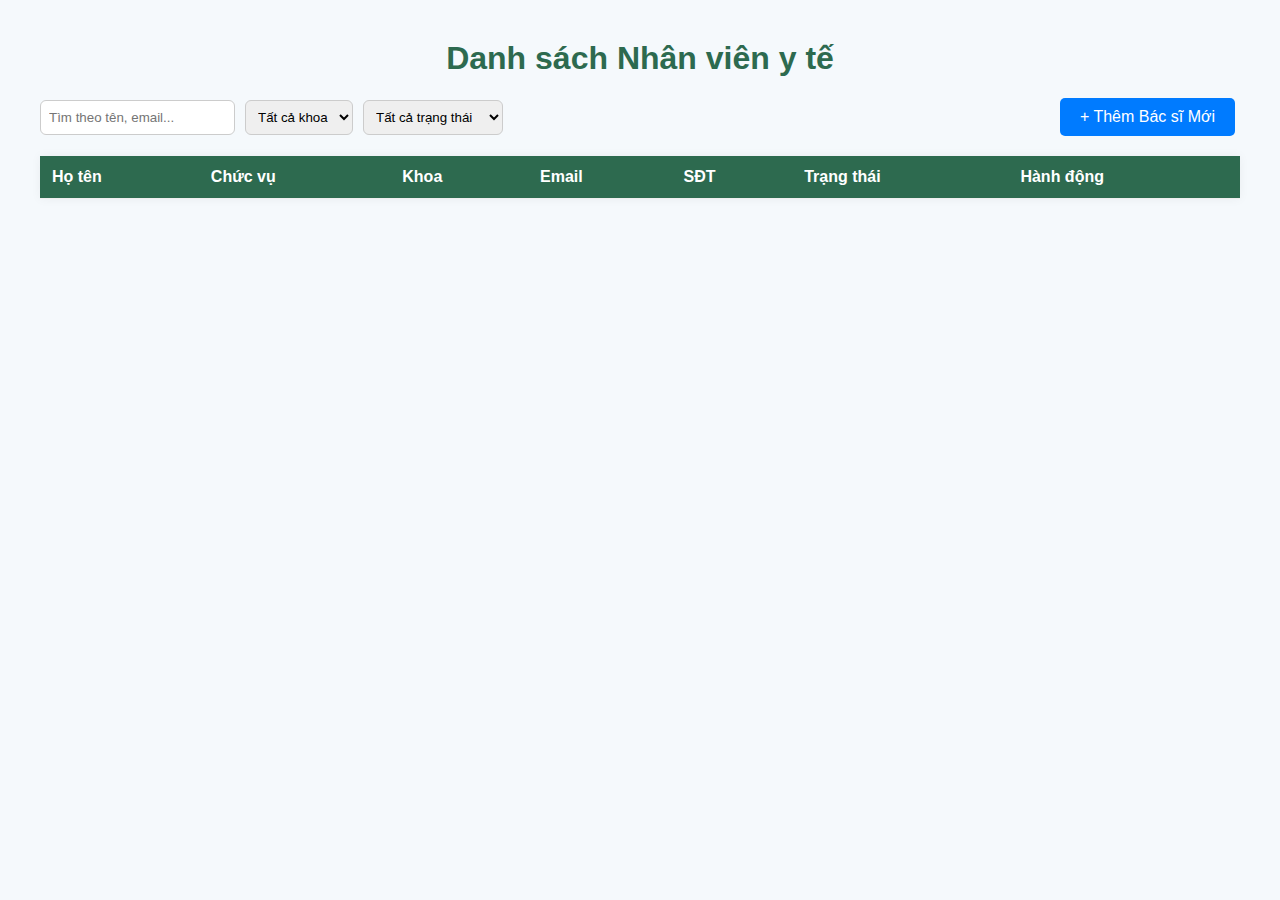
<file: EHospital/web/admin/doctor-management.html>
<!DOCTYPE html>
<html lang="vi">
    <head>
        <meta charset="UTF-8" />
        <title>Quản lý Bác sĩ - EHospital</title>
        <style>
            body {
                font-family: "Segoe UI", sans-serif;
                margin: 40px;
                background-color: #f5f9fc;
            }
            h1 {
                text-align: center;
                color: #2d6a4f;
            }
            .filter-box {
                margin-bottom: 20px;
                display: flex;
                justify-content: space-between;
                flex-wrap: wrap;
                gap: 10px;
                align-items: center;
            }
            .filter-controls {
                display: flex;
                gap: 10px;
                flex-wrap: wrap;
            }
            input,
            select {
                padding: 8px;
                border-radius: 6px;
                border: 1px solid #ccc;
            }
            table {
                width: 100%;
                border-collapse: collapse;
                background-color: white;
                box-shadow: 0 0 10px rgba(0, 0, 0, 0.05);
            }
            th,
            td {
                padding: 12px;
                border-bottom: 1px solid #eee;
                text-align: left;
            }
            th {
                background-color: #2d6a4f;
                color: white;
            }
            .btn {
                padding: 6px 12px;
                background-color: #40916c;
                color: white;
                border: none;
                border-radius: 5px;
                cursor: pointer;
                font-size: 14px;
                margin-right: 5px;
            }
            .btn:hover {
                background-color: #1b4332;
            }
            .btn-primary {
                background-color: #007bff;
                padding: 10px 20px;
                font-size: 16px;
            }
            .btn-primary:hover {
                background-color: #0056b3;
            }
            .btn-success {
                background-color: #28a745;
            }
            .btn-success:hover {
                background-color: #1e7e34;
            }
            .btn-secondary {
                background-color: #6c757d;
            }
            .btn-secondary:hover {
                background-color: #545b62;
            }
            .btn-warning {
                background-color: #ffc107;
                color: #212529;
            }
            .btn-warning:hover {
                background-color: #e0a800;
            }
            .btn-danger {
                background-color: #dc3545;
            }
            .btn-danger:hover {
                background-color: #c82333;
            }
            .btn-sm {
                padding: 4px 8px;
                font-size: 12px;
            }
            .status-active {
                color: #28a745;
                font-weight: bold;
            }
            .status-inactive {
                color: #dc3545;
                font-weight: bold;
            }
            .switch {
                position: relative;
                display: inline-block;
                width: 60px;
                height: 34px;
            }
            .switch input {
                opacity: 0;
                width: 0;
                height: 0;
            }
            .slider {
                position: absolute;
                cursor: pointer;
                top: 0;
                left: 0;
                right: 0;
                bottom: 0;
                background-color: #ccc;
                transition: 0.4s;
                border-radius: 34px;
            }
            .slider:before {
                position: absolute;
                content: "";
                height: 26px;
                width: 26px;
                left: 4px;
                bottom: 4px;
                background-color: white;
                transition: 0.4s;
                border-radius: 50%;
            }
            input:checked + .slider {
                background-color: #2196f3;
            }
            input:checked + .slider:before {
                transform: translateX(26px);
            }
            .editing-row {
                background-color: #fff3cd !important;
            }
            .edit-input {
                width: 100%;
                padding: 4px;
                border: 1px solid #ddd;
                border-radius: 3px;
                font-size: 13px;
            }
            .edit-select {
                width: 100%;
                padding: 4px;
                border: 1px solid #ddd;
                border-radius: 3px;
                font-size: 13px;
            }
            .pagination {
                margin-top: 15px;
                text-align: center;
            }
            .pagination button {
                margin: 0 5px;
                padding: 6px 10px;
                border: 1px solid #ccc;
                background-color: white;
                cursor: pointer;
            }
            .pagination .active {
                background-color: #40916c;
                color: white;
            }
            .modal {
                display: none;
                position: fixed;
                top: 50%;
                left: 50%;
                transform: translate(-50%, -50%);
                background: white;
                padding: 30px;
                border-radius: 10px;
                box-shadow: 0 10px 20px rgba(0, 0, 0, 0.3);
                z-index: 1000;
                max-width: 800px;
                width: 90%;
                max-height: 90vh;
                overflow-y: auto;
            }
            .modal h3 {
                margin-top: 0;
                color: #2d6a4f;
            }
            #overlay {
                display: none;
                position: fixed;
                top: 0;
                left: 0;
                width: 100%;
                height: 100%;
                background: rgba(0, 0, 0, 0.4);
                z-index: 999;
            }
            .detail-row {
                margin-bottom: 10px;
                padding: 5px 0;
                border-bottom: 1px solid #f0f0f0;
            }
            .form-group {
                margin-bottom: 15px;
            }
            .form-group label {
                display: block;
                margin-bottom: 5px;
                font-weight: bold;
                color: #333;
            }
            .form-group input,
            .form-group select,
            .form-group textarea {
                width: 100%;
                padding: 10px;
                border: 1px solid #ddd;
                border-radius: 5px;
                font-size: 14px;
                box-sizing: border-box;
            }
            .form-group textarea {
                height: 80px;
                resize: vertical;
            }
            .form-row {
                display: flex;
                gap: 15px;
            }
            .form-row .form-group {
                flex: 1;
            }
            .modal-actions {
                margin-top: 20px;
                display: flex;
                gap: 10px;
                justify-content: flex-end;
            }
            .error {
                color: #dc3545;
                font-size: 12px;
                margin-top: 5px;
            }
            .loading {
                display: none;
                text-align: center;
                padding: 20px;
            }
            .spinner {
                border: 3px solid #f3f3f3;
                border-top: 3px solid #40916c;
                border-radius: 50%;
                width: 30px;
                height: 30px;
                animation: spin 1s linear infinite;
                margin: 0 auto 10px;
            }
            @keyframes spin {
                0% {
                    transform: rotate(0deg);
                }
                100% {
                    transform: rotate(360deg);
                }
            }
            .action-buttons {
                display: flex;
                gap: 5px;
                flex-wrap: wrap;
            }
            .edit-error {
                color: #dc3545;
                font-size: 11px;
                margin-top: 2px;
                display: block;
            }

            .edit-input.error-field,
            .edit-select.error-field {
                border-color: #dc3545;
                background-color: #fff5f5;
            }
        </style>
    </head>
    <body>
        <h1>Danh sách Nhân viên y tế</h1>
        <div class="filter-box">
            <div class="filter-controls">
                <input
                    type="text"
                    id="searchInput"
                    placeholder="Tìm theo tên, email..."
                    />
                <select id="departmentFilter">
                    <option value="">Tất cả khoa</option>
                </select>
                <select id="statusFilter">
                    <option value="">Tất cả trạng thái</option>
                    <option value="true">Hoạt động</option>
                    <option value="false">Không hoạt động</option>
                </select>
            </div>
            <button class="btn btn-primary" onclick="showAddDoctorModal()">
                + Thêm Bác sĩ Mới
            </button>
        </div>

        <table id="doctorTable">
            <thead>
                <tr>
                    <th>Họ tên</th>
                    <th>Chức vụ</th>
                    <th>Khoa</th>
                    <th>Email</th>
                    <th>SĐT</th>
                    <th>Trạng thái</th>
                    <th>Hành động</th>
                </tr>
            </thead>
            <tbody></tbody>
        </table>

        <div class="pagination" id="pagination"></div>

        <!-- Detail Modal -->
        <div id="overlay"></div>
        <div id="detailModal" class="modal">
            <h3>Thông tin chi tiết bác sĩ</h3>
            <div id="detailContent"></div>
            <div class="modal-actions">
                <button class="btn btn-warning" onclick="enableEditInModal()">
                    Sửa
                </button>
                <button
                    class="btn btn-success"
                    id="saveBtn"
                    onclick="saveEditFromModal()"
                    style="display: none"
                    >
                    Lưu
                </button>
                <button class="btn btn-secondary" onclick="closeModal()">Đóng</button>
            </div>
        </div>

        <!-- Add Doctor Modal -->
        <div id="addDoctorModal" class="modal">
            <h3>Thêm Bác sĩ Mới</h3>
            <div class="loading" id="addDoctorLoading">
                <div class="spinner"></div>
                <p>Đang thêm bác sĩ...</p>
            </div>
            <form id="addDoctorForm">
                <div class="form-row">
                    <div class="form-group">
                        <label for="username">Tên đăng nhập *</label>
                        <input type="text" id="username" name="username" required />
                        <div class="error" id="usernameError"></div>
                    </div>
                    <div class="form-group">
                        <label for="password">Mật khẩu *</label>
                        <input type="password" id="password" name="password" required />
                        <div class="error" id="passwordError"></div>
                    </div>
                </div>

                <div class="form-row">
                    <div class="form-group">
                        <label for="fullName">Họ và tên *</label>
                        <input type="text" id="fullName" name="fullName" required />
                        <div class="error" id="fullNameError"></div>
                    </div>
                    <div class="form-group">
                        <label for="email">Email *</label>
                        <input type="email" id="email" name="email" required />
                        <div class="error" id="emailError"></div>
                    </div>
                </div>

                <div class="form-row">
                    <div class="form-group">
                        <label for="phone">Số điện thoại *</label>
                        <input type="tel" id="phone" name="phone" required />
                        <div class="error" id="phoneError"></div>
                    </div>
                    <div class="form-group">
                        <label for="gender">Giới tính *</label>
                        <select id="gender" name="gender" required>
                            <option value="">Chọn giới tính</option>
                            <option value="Male">Nam</option>
                            <option value="Female">Nữ</option>
                        </select>
                        <div class="error" id="genderError"></div>
                    </div>
                </div>

                <div class="form-row">
                    <div class="form-group">
                        <label for="dateOfBirth">Ngày sinh *</label>
                        <input type="date" id="dateOfBirth" name="dateOfBirth" required />
                        <div class="error" id="dateOfBirthError"></div>
                    </div>
                    <div class="form-group">
                        <label for="departmentId">Khoa *</label>
                        <select id="departmentId" name="departmentId" required>
                            <option value="">Chọn khoa</option>
                        </select>
                        <div class="error" id="departmentIdError"></div>
                    </div>
                </div>

                <div class="form-group">
                    <label for="address">Địa chỉ *</label>
                    <input type="text" id="address" name="address" required />
                    <div class="error" id="addressError"></div>
                </div>

                <div class="form-row">
                    <div class="form-group">
                        <label for="position">Chức vụ *</label>
                        <input
                            type="text"
                            id="position"
                            name="position"
                            required
                            placeholder="VD: Bác sĩ, Trưởng khoa, Phó khoa..."
                            />
                        <div class="error" id="positionError"></div>
                    </div>
                    <div class="form-group">
                        <label for="specialization">Chuyên khoa *</label>
                        <input
                            type="text"
                            id="specialization"
                            name="specialization"
                            required
                            placeholder="VD: Tim mạch, Nhi khoa, Ngoại khoa..."
                            />
                        <div class="error" id="specializationError"></div>
                    </div>
                </div>

                <div class="form-row">
                    <div class="form-group">
                        <label for="degree">Bằng cấp *</label>
                        <input
                            type="text"
                            id="degree"
                            name="degree"
                            required
                            placeholder="VD: Thạc sĩ, Tiến sĩ, Bác sĩ CK1, CK2..."
                            />
                        <div class="error" id="degreeError"></div>
                    </div>
                    <div class="form-group">
                        <label for="education">Trường tốt nghiệp *</label>
                        <input
                            type="text"
                            id="education"
                            name="education"
                            required
                            placeholder="VD: Đại học Y Hà Nội"
                            />
                        <div class="error" id="educationError"></div>
                    </div>
                </div>

                <div class="form-row">
                    <div class="form-group">
                        <label for="experienceYears">Số năm kinh nghiệm *</label>
                        <input
                            type="number"
                            id="experienceYears"
                            name="experienceYears"
                            required
                            min="0"
                            max="50"
                            />
                        <div class="error" id="experienceYearsError"></div>
                    </div>
                    <div class="form-group">
                        <label for="salary">Lương (VND) *</label>
                        <input
                            type="number"
                            id="salary"
                            name="salary"
                            required
                            min="0"
                            step="1000"
                            placeholder="VD: 15000000"
                            />
                        <div class="error" id="salaryError"></div>
                    </div>
                </div>

                <div class="form-group">
                    <label for="experienceDetails">Chi tiết kinh nghiệm</label>
                    <textarea
                        id="experienceDetails"
                        name="experienceDetails"
                        placeholder="Mô tả chi tiết về kinh nghiệm làm việc..."
                        ></textarea>
                </div>

                <div class="form-group">
                    <label for="description">Mô tả thêm</label>
                    <textarea
                        id="description"
                        name="description"
                        placeholder="Thông tin bổ sung về bác sĩ..."
                        ></textarea>
                </div>

                <div class="modal-actions">
                    <button
                        type="button"
                        class="btn btn-secondary"
                        onclick="closeAddDoctorModal()"
                        >
                        Hủy
                    </button>
                    <button type="submit" class="btn btn-success">Thêm Bác sĩ</button>
                </div>
            </form>
        </div>

        <script>
            let editingInModal = false;
            let selectedDoctor = null;
            let doctors = [];
            let departments = [];
            let currentPage = 1;
            const rowsPerPage = 5;
            let editingUserId = null;

            const getVal = (id) => document.getElementById(id)?.value?.trim() || "";

            async function fetchData() {
                try {
                    const [doctorRes, departmentRes] = await Promise.all([
                        fetch("http://localhost:9999/EHospital/admin/doctor-api"),
                        fetch("http://localhost:9999/EHospital/admin/department-api"),
                    ]);

                    if (!doctorRes.ok || !departmentRes.ok) {
                        throw new Error("Network response was not ok");
                    }

                    const doctorJson = await doctorRes.json();
                    const departmentJson = await departmentRes.json();

                    if (doctorJson.success && departmentJson.success) {
                        doctors = doctorJson.data;
                        departments = departmentJson.data;

                        populateDepartmentFilter();
                        populateAddDoctorDepartments();
                        renderTable();
                    } else {
                        throw new Error("API response indicates failure");
                    }
                } catch (error) {
                    console.error("Lỗi khi tải dữ liệu:", error);
                    alert(
                            "Không thể tải dữ liệu. Vui lòng kiểm tra kết nối mạng và thử lại."
                            );
                }
            }

            function populateDepartmentFilter() {
                const select = document.getElementById("departmentFilter");
                select.innerHTML = '<option value="">Tất cả khoa</option>';
                departments.forEach((dep) => {
                    const opt = document.createElement("option");
                    opt.value = dep.departmentId;
                    opt.textContent = dep.departmentName;
                    select.appendChild(opt);
                });
            }

            function populateAddDoctorDepartments() {
                const select = document.getElementById("departmentId");
                select.innerHTML = '<option value="">Chọn khoa</option>';
                departments.forEach((dep) => {
                    const opt = document.createElement("option");
                    opt.value = dep.departmentId;
                    opt.textContent = dep.departmentName;
                    select.appendChild(opt);
                });
            }

            function getDepartmentName(id) {
                const dept = departments.find((d) => d.departmentId === id);
                return dept ? dept.departmentName : "Không rõ";
            }

            function createDepartmentOptions(selectedId) {
                let options = '<option value="">Chọn khoa</option>';
                departments.forEach((dep) => {
                    const selected = dep.departmentId == selectedId ? "selected" : "";
                    options += `<option value="${dep.departmentId}" ${selected}>${dep.departmentName}</option>`;
                });
                return options;
            }

            function renderTable() {
                const tbody = document.querySelector("#doctorTable tbody");
                tbody.innerHTML = "";

                const search = document
                        .getElementById("searchInput")
                        .value.toLowerCase();
                const selectedDept = document.getElementById("departmentFilter").value;
                const selectedStatus = document.getElementById("statusFilter").value;

                const filtered = doctors.filter((doc) => {
                    const matchSearch =
                            doc.fullName.toLowerCase().includes(search) ||
                            doc.email.toLowerCase().includes(search);
                    const matchDept =
                            selectedDept === "" || doc.employee.departmentId == selectedDept;
                    const matchStatus =
                            selectedStatus === "" || doc.isActive.toString() === selectedStatus;
                    return matchSearch && matchDept && matchStatus;
                });

                const start = (currentPage - 1) * rowsPerPage;
                const end = start + rowsPerPage;
                const paginated = filtered.slice(start, end);

                paginated.forEach((doc) => {
                    const tr = document.createElement("tr");
                    const isEditing = editingUserId === doc.userId;

                    if (isEditing) {
                        tr.classList.add("editing-row");
                        tr.innerHTML = createEditRow(doc);
                    } else {
                        tr.innerHTML = createViewRow(doc);
                    }
                    tbody.appendChild(tr);
                });

                renderPagination(filtered.length);
            }

            function createViewRow(doc) {
                const statusClass = doc.isActive ? "status-active" : "status-inactive";
                const statusText = doc.isActive ? "Hoạt động" : "Không hoạt động";

                return `
              <td>${doc.fullName}</td>
              <td>${doc.employee.position}</td>
              <td>${getDepartmentName(doc.employee.departmentId)}</td>
              <td>${doc.email}</td>
              <td>${doc.phone}</td>
              <td><span class="${statusClass}">${statusText}</span></td>
              <td>
                <div class="action-buttons">
                  <button class="btn btn-sm" onclick='showDetails(${
                        doc.userId
                        })'>Xem</button>
                  <button class="btn btn-warning btn-sm" onclick='startEdit(${
                        doc.userId
                        })'>Sửa</button>
                </div>
              </td>
            `;
            }

            function createEditRow(doc) {
                return `
              <td><input type="text" class="edit-input" value="${
                        doc.fullName
                        }" data-field="fullName"></td>
              <td><input type="text" class="edit-input" value="${
                        doc.employee.position
                        }" data-field="employee.position"></td>
              <td>
                <select class="edit-select" data-field="employee.departmentId">
                  ${createDepartmentOptions(doc.employee.departmentId)}
                </select>
              </td>
              <td><input type="email" class="edit-input" value="${
                        doc.email
                        }" data-field="email"></td>
              <td><input type="tel" class="edit-input" value="${
                        doc.phone
                        }" data-field="phone"></td>
              <td>
                <label class="switch">
                  <input type="checkbox" ${
                        doc.isActive ? "checked" : ""
                        } data-field="isActive">
                  <span class="slider"></span>
                </label>
              </td>
              <td>
                <div class="action-buttons">
                  <button class="btn btn-success btn-sm" onclick='saveEdit(${
                        doc.userId
                        })'>Lưu</button>
                  <button class="btn btn-secondary btn-sm" onclick='cancelEdit()'>Hủy</button>
                </div>
              </td>
            `;
            }

            function startEdit(userId) {
                if (editingUserId !== null) {
                    alert(
                            "Vui lòng hoàn thành việc chỉnh sửa hiện tại trước khi chỉnh sửa bác sĩ khác."
                            );
                    return;
                }
                editingUserId = userId;
                renderTable();
            }

            function cancelEdit() {
                editingUserId = null;
                renderTable();
            }

            async function saveEdit(userId) {
                const doc = doctors.find((d) => d.userId === userId);
                if (!doc)
                    return;

                const row = document.querySelector(`tr.editing-row`);

                // Validate trước khi lưu
                if (!validateEditFields(row)) {
                    alert('Vui lòng điền đầy đủ thông tin và sửa các lỗi đã được đánh dấu.');
                    return;
                }

                const inputs = row.querySelectorAll(
                        '.edit-input, .edit-select, input[type="checkbox"]'
                        );

                const updatedData = {
                    userId: doc.userId,
                    username: doc.username,
                    passwordHash: doc.passwordHash,
                    fullName: doc.fullName,
                    email: doc.email,
                    phone: doc.phone,
                    roleId: doc.roleId,
                    isActive: doc.isActive,
                    employee: {
                        userId: doc.employee.userId,
                        employeeCode: doc.employee.employeeCode,
                        gender: doc.employee.gender,
                        dateOfBirth: doc.employee.dateOfBirth,
                        address: doc.employee.address,
                        departmentId: doc.employee.departmentId,
                        position: doc.employee.position,
                        specialization: doc.employee.specialization,
                        education: doc.employee.education,
                        degree: doc.employee.degree,
                        experienceYears: doc.employee.experienceYears,
                        experienceDetails: doc.employee.experienceDetails,
                        hireDate: doc.employee.hireDate,
                        isActive: doc.employee.isActive,
                        description: doc.employee.description,
                        salary: doc.employee.salary,
                    },
                };

                // Update values from inputs
                inputs.forEach((input) => {
                    const field = input.getAttribute("data-field");
                    let value = input.type === "checkbox" ? input.checked : input.value.trim();

                    if (field.startsWith("employee.")) {
                        const empField = field.replace("employee.", "");
                        if (empField === "departmentId") {
                            updatedData.employee[empField] = parseInt(value);
                        } else {
                            updatedData.employee[empField] = value;
                        }
                    } else {
                        updatedData[field] = value;
                    }
                });

                try {
                    // Format ngày sinh và ngày nhận việc về định dạng ISO yyyy-MM-dd
                    if (updatedData.employee.dateOfBirth) {
                        updatedData.employee.dateOfBirth = formatDateToISO(
                                updatedData.employee.dateOfBirth
                                );
                    }
                    if (updatedData.employee.hireDate) {
                        updatedData.employee.hireDate = formatDateToISO(
                                updatedData.employee.hireDate
                                );
                    }

                    const response = await fetch(
                            "http://localhost:9999/EHospital/admin/doctor-api",
                            {
                                method: "PUT",
                                headers: {
                                    "Content-Type": "application/json",
                                },
                                body: JSON.stringify(updatedData),
                            }
                    );

                    const result = await response.json();

                    if (response.ok && result.success) {
                        alert("Cập nhật thông tin bác sĩ thành công!");
                        editingUserId = null;
                        fetchData(); // Reload data
                    } else {
                        throw new Error(result.message || "Có lỗi xảy ra khi cập nhật");
                    }
                } catch (error) {
                    console.error("Error updating doctor:", error);
                    alert("Có lỗi xảy ra: " + error.message);
                }
            }

            function renderPagination(totalRows) {
                const totalPages = Math.ceil(totalRows / rowsPerPage);
                const pagination = document.getElementById("pagination");
                pagination.innerHTML = "";

                for (let i = 1; i <= totalPages; i++) {
                    const btn = document.createElement("button");
                    btn.textContent = i;
                    if (i === currentPage)
                        btn.classList.add("active");
                    btn.onclick = () => {
                        currentPage = i;
                        renderTable();
                    };
                    pagination.appendChild(btn);
                }
            }

            function showDetails(userId) {
                selectedDoctor = doctors.find((d) => d.userId === userId);
                if (!selectedDoctor)
                    return;

                editingInModal = false;
                renderDetailContent();
                showModal("detailModal");
            }

            function formatDateToISO(dateStr) {
                if (!dateStr)
                    return "";

                const d = new Date(dateStr);
                if (isNaN(d.getTime()))
                    return "";

                const year = d.getFullYear();
                const month = String(d.getMonth() + 1).padStart(2, "0");
                const day = String(d.getDate()).padStart(2, "0");

                return `${year}-${month}-${day}`;
            }

            function renderDetailContent() {
                const doc = selectedDoctor;
                if (!doc)
                    return;

                // Định dạng ngày yyyy-MM-dd từ dữ liệu gốc
                const formatDate = (dateStr) => {
                    if (!dateStr)
                        return "";
                    const d = new Date(dateStr);
                    if (isNaN(d.getTime()))
                        return "";

                    const year = d.getFullYear();
                    const month = String(d.getMonth() + 1).padStart(2, "0");
                    const day = String(d.getDate()).padStart(2, "0");
                    return `${year}-${month}-${day}`;
                };

                const inputOrText = (label, value, id, type = "text") =>
                    editingInModal
                            ? `<div class="form-group"><label>${label}</label><input type="${type}" class="form-control" id="${id}" value="${
                            type === "date" ? formatDate(value) : value
                            }" /></div>`
                            : `<div class="detail-row"><strong>${label}:</strong> ${
                            type === "date" ? formatDate(value) : value
                            }</div>`;

                document.getElementById("detailContent").innerHTML = `
        ${inputOrText("Họ tên", doc.fullName, "editFullName")}
        ${inputOrText("Email", doc.email, "editEmail", "email")}
        ${inputOrText("Số điện thoại", doc.phone, "editPhone", "tel")}
        ${inputOrText("Chức vụ", doc.employee.position, "editPosition")}
        ${inputOrText(
                        "Chuyên khoa",
                        doc.employee.specialization,
                        "editSpecialization"
                        )}
        ${inputOrText("Bằng cấp", doc.employee.degree, "editDegree")}
        ${inputOrText("Trường tốt nghiệp", doc.employee.education, "editEducation")}
        ${inputOrText(
                        "Số năm kinh nghiệm",
                        doc.employee.experienceYears,
                        "editExp",
                        "number"
                        )}
        ${inputOrText("Địa chỉ", doc.employee.address, "editAddress")}
        ${inputOrText(
                        "Ngày sinh",
                        doc.employee.dateOfBirth,
                        "editDateOfBirth",
                        "date"
                        )}
      `;
            }

            function enableEditInModal() {
                editingInModal = true;
                renderDetailContent();
                document.getElementById("saveBtn").style.display = "inline-block";
            }

            function validateModalFields() {
                let isValid = true;
                const requiredFields = [
                    {id: 'editFullName', name: 'Họ tên'},
                    {id: 'editEmail', name: 'Email'},
                    {id: 'editPhone', name: 'Số điện thoại'},
                    {id: 'editPosition', name: 'Chức vụ'},
                    {id: 'editSpecialization', name: 'Chuyên khoa'},
                    {id: 'editDegree', name: 'Bằng cấp'},
                    {id: 'editEducation', name: 'Trường tốt nghiệp'},
                    {id: 'editAddress', name: 'Địa chỉ'}
                ];

                requiredFields.forEach(field => {
                    const element = document.getElementById(field.id);
                    if (element && !element.value.trim()) {
                        alert(`${field.name} không được để trống`);
                        element.focus();
                        isValid = false;
                        return false; // Break out of forEach
                    }
                });

                // Validate email
                const emailField = document.getElementById('editEmail');
                if (emailField && emailField.value.trim()) {
                    const emailRegex = /^[^\s@]+@[^\s@]+\.[^\s@]+$/;
                    if (!emailRegex.test(emailField.value.trim())) {
                        alert('Email không hợp lệ');
                        emailField.focus();
                        isValid = false;
                    }
                }

                // Validate phone
                const phoneField = document.getElementById('editPhone');
                if (phoneField && phoneField.value.trim()) {
                    const phoneRegex = /^[0-9]{10,11}$/;
                    if (!phoneRegex.test(phoneField.value.trim())) {
                        alert('Số điện thoại phải có 10-11 chữ số');
                        phoneField.focus();
                        isValid = false;
                    }
                }

                return isValid;
            }

            async function saveEditFromModal() {
                if (!selectedDoctor)
                    return;
                if (!validateModalFields()) {
                    return;
                }
                const getVal = (id) => document.getElementById(id)?.value?.trim() || "";

                selectedDoctor.fullName = getVal("editFullName");
                selectedDoctor.email = getVal("editEmail");
                selectedDoctor.phone = getVal("editPhone");
                selectedDoctor.employee.position = getVal("editPosition");
                selectedDoctor.employee.specialization = getVal("editSpecialization");
                selectedDoctor.employee.degree = getVal("editDegree");
                selectedDoctor.employee.education = getVal("editEducation");
                selectedDoctor.employee.experienceYears =
                        parseInt(getVal("editExp")) || 0;
                selectedDoctor.employee.address = getVal("editAddress");

                // Format tất cả các trường date để đảm bảo định dạng đúng
                const dobValue = getVal("editDateOfBirth");
                if (dobValue) {
                    selectedDoctor.employee.dateOfBirth = dobValue; // Input date đã ở định dạng yyyy-mm-dd
                } else {
                    // Format lại dateOfBirth hiện tại nếu không có giá trị mới
                    selectedDoctor.employee.dateOfBirth = formatDateToISO(
                            selectedDoctor.employee.dateOfBirth
                            );
                }

                // Format hireDate
                selectedDoctor.employee.hireDate = formatDateToISO(
                        selectedDoctor.employee.hireDate
                        );

                try {
                    const response = await fetch(
                            "http://localhost:9999/EHospital/admin/doctor-api",
                            {
                                method: "PUT",
                                headers: {
                                    "Content-Type": "application/json",
                                },
                                body: JSON.stringify(selectedDoctor),
                            }
                    );

                    const result = await response.json();
                    if (response.ok && result.success) {
                        alert("Cập nhật thông tin thành công!");
                        editingInModal = false;
                        document.getElementById("saveBtn").style.display = "none";
                        closeModal();
                        fetchData();
                    } else {
                        throw new Error(result.message || "Lỗi khi cập nhật");
                    }
                } catch (error) {
                    alert("Có lỗi xảy ra: " + error.message);
                }
            }

            function showAddDoctorModal() {
                document.getElementById("addDoctorForm").reset();
                clearErrors();
                showModal("addDoctorModal");
            }

            function showModal(modalId) {
                document.getElementById("overlay").style.display = "block";
                document.getElementById(modalId).style.display = "block";
            }

            function closeModal() {
                document.getElementById("overlay").style.display = "none";
                document.getElementById("detailModal").style.display = "none";
            }

            function closeAddDoctorModal() {
                document.getElementById("overlay").style.display = "none";
                document.getElementById("addDoctorModal").style.display = "none";
            }

            function clearErrors() {
                const errorElements = document.querySelectorAll(".error");
                errorElements.forEach((el) => (el.textContent = ""));
            }

            function showError(fieldName, message) {
                const errorElement = document.getElementById(fieldName + "Error");
                if (errorElement) {
                    errorElement.textContent = message;
                }
            }

            function validateForm(formData) {
                clearErrors();
                let isValid = true;

                // Validate required fields
                const requiredFields = [
                    "username",
                    "password",
                    "fullName",
                    "email",
                    "phone",
                    "gender",
                    "dateOfBirth",
                    "departmentId",
                    "address",
                    "position",
                    "specialization",
                    "degree",
                    "education",
                    "experienceYears",
                    "salary",
                ];

                requiredFields.forEach((field) => {
                    if (!formData[field] || formData[field].toString().trim() === "") {
                        showError(field, "Trường này là bắt buộc");
                        isValid = false;
                    }
                });

                // Validate email format
                const emailRegex = /^[^\s@]+@[^\s@]+\.[^\s@]+$/;
                if (formData.email && !emailRegex.test(formData.email)) {
                    showError("email", "Email không hợp lệ");
                    isValid = false;
                }

                // Validate phone format
                const phoneRegex = /^[0-9]{10,11}$/;
                if (formData.phone && !phoneRegex.test(formData.phone)) {
                    showError("phone", "Số điện thoại phải có 10-11 chữ số");
                    isValid = false;
                }

                // Validate password length
                if (formData.password && formData.password.length < 6) {
                    showError("password", "Mật khẩu phải có ít nhất 6 ký tự");
                    isValid = false;
                }

                // Validate age (must be at least 22 years old)
                if (formData.dateOfBirth) {
                    const birthDate = new Date(formData.dateOfBirth);
                    const today = new Date();
                    const age = today.getFullYear() - birthDate.getFullYear();
                    if (age < 22) {
                        showError("dateOfBirth", "Bác sĩ phải có ít nhất 22 tuổi");
                        isValid = false;
                    }
                }

                // Validate experience years
                if (
                        formData.experienceYears &&
                        (formData.experienceYears < 0 || formData.experienceYears > 50)
                        ) {
                    showError("experienceYears", "Số năm kinh nghiệm phải từ 0 đến 50");
                    isValid = false;
                }

                // Validate salary
                if (formData.salary && formData.salary < 0) {
                    showError("salary", "Lương phải là số dương");
                    isValid = false;
                }

                return isValid;
            }

            function validateEditFields(row) {
                // Xóa các lỗi cũ
                row.querySelectorAll('.edit-error').forEach(error => error.remove());
                row.querySelectorAll('.error-field').forEach(field => {
                    field.classList.remove('error-field');
                });

                let isValid = true;
                const errors = [];

                // Validate các trường input text
                const textInputs = row.querySelectorAll('.edit-input[type="text"], .edit-input[type="email"], .edit-input[type="tel"]');
                textInputs.forEach(input => {
                    const value = input.value.trim();
                    const field = input.getAttribute('data-field');

                    if (!value) {
                        showEditError(input, 'Trường này không được để trống');
                        isValid = false;
                    } else if (field === 'email') {
                        const emailRegex = /^[^\s@]+@[^\s@]+\.[^\s@]+$/;
                        if (!emailRegex.test(value)) {
                            showEditError(input, 'Email không hợp lệ');
                            isValid = false;
                        }
                    } else if (field === 'phone') {
                        const phoneRegex = /^[0-9]{10,11}$/;
                        if (!phoneRegex.test(value)) {
                            showEditError(input, 'Số điện thoại phải có 10-11 chữ số');
                            isValid = false;
                        }
                    }
                });

                // Validate select (department)
                const select = row.querySelector('.edit-select');
                if (select && !select.value) {
                    showEditError(select, 'Vui lòng chọn khoa');
                    isValid = false;
                }

                return isValid;
            }

            function showEditError(inputElement, message) {
                inputElement.classList.add('error-field');

                const errorDiv = document.createElement('div');
                errorDiv.className = 'edit-error';
                errorDiv.textContent = message;

                inputElement.parentNode.appendChild(errorDiv);
            }
            async function submitAddDoctor(formData) {
                const doctorData = {
                    username: formData.username,
                    passwordHash: formData.password, // In production, this should be hashed on the server
                    fullName: formData.fullName,
                    email: formData.email,
                    phone: formData.phone,
                    roleId: 2, // Doctor role
                    isActive: true,
                    employee: {
                        employeeCode: generateEmployeeCode(),
                        gender: formData.gender,
                        dateOfBirth: formData.dateOfBirth,
                        address: formData.address,
                        departmentId: parseInt(formData.departmentId),
                        position: formData.position,
                        specialization: formData.specialization,
                        education: formData.education,
                        degree: formData.degree,
                        experienceYears: parseInt(formData.experienceYears),
                        experienceDetails: formData.experienceDetails || "",
                        salary: parseFloat(formData.salary),
                        description: formData.description || "",
                        isActive: true,
                    },
                };

                try {
                    console.log(JSON.stringify(doctorData));
                    const response = await fetch(
                            "http://localhost:9999/EHospital/admin/doctor-api",
                            {
                                method: "POST",
                                headers: {
                                    "Content-Type": "application/json",
                                },
                                body: JSON.stringify(doctorData),
                            }
                    );

                    const result = await response.json();

                    if (response.ok && result.success) {
                        alert("Thêm bác sĩ thành công!");
                        closeAddDoctorModal();
                        fetchData(); // Reload the data
                    } else {
                        throw new Error(result.message || "Có lỗi xảy ra khi thêm bác sĩ");
                    }
                } catch (error) {
                    console.error("Error adding doctor:", error);
                    alert("Có lỗi xảy ra: " + error.message);
                }
            }

            function generateEmployeeCode() {
                const timestamp = Date.now().toString().slice(-6);
                return "DOC" + timestamp;
            }

            // Event Listeners
            document
                    .getElementById("addDoctorForm")
                    .addEventListener("submit", async function (e) {
                        e.preventDefault();

                        const formData = new FormData(this);
                        const data = Object.fromEntries(formData.entries());

                        if (validateForm(data)) {
                            const loadingEl = document.getElementById("addDoctorLoading");
                            const formEl = document.getElementById("addDoctorForm");

                            // Show loading state
                            loadingEl.style.display = "block";
                            formEl.style.display = "none";

                            try {
                                await submitAddDoctor(data);
                            } finally {
                                // Hide loading state
                                loadingEl.style.display = "none";
                                formEl.style.display = "block";
                            }
                        }
                    });

            // Close modal when clicking overlay
            document.getElementById("overlay").addEventListener("click", function () {
                closeModal();
                closeAddDoctorModal();
            });

            document.getElementById("searchInput").addEventListener("input", () => {
                currentPage = 1;
                renderTable();
            });

            document
                    .getElementById("departmentFilter")
                    .addEventListener("change", () => {
                        currentPage = 1;
                        renderTable();
                    });

            document.getElementById("statusFilter").addEventListener("change", () => {
                currentPage = 1;
                renderTable();
            });

            // Initialize data
            fetchData();
        </script>
    </body>
</html>
</file>
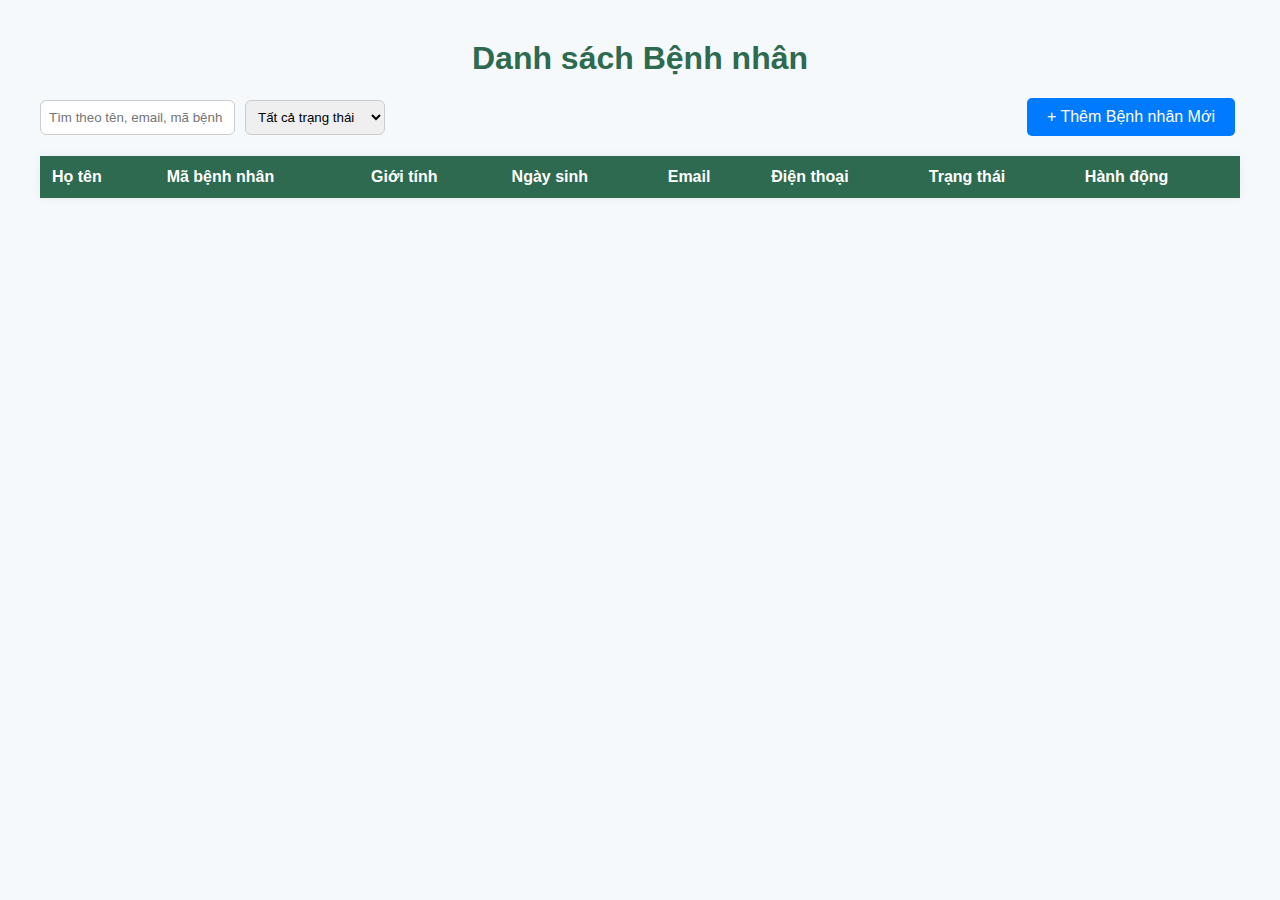
<file: EHospital/web/admin/patient-management.html>
<!DOCTYPE html>
<html lang="vi">
    <head>
        <meta charset="UTF-8" />
        <title>Quản lý Bệnh nhân - EHospital</title>
        <style>
            body {
                font-family: "Segoe UI", sans-serif;
                margin: 40px;
                background-color: #f5f9fc;
            }
            h1 {
                text-align: center;
                color: #2d6a4f;
            }
            .filter-box {
                margin-bottom: 20px;
                display: flex;
                justify-content: space-between;
                flex-wrap: wrap;
                gap: 10px;
                align-items: center;
            }
            .filter-controls {
                display: flex;
                gap: 10px;
                flex-wrap: wrap;
            }
            input,
            select {
                padding: 8px;
                border-radius: 6px;
                border: 1px solid #ccc;
            }
            table {
                width: 100%;
                border-collapse: collapse;
                background-color: white;
                box-shadow: 0 0 10px rgba(0, 0, 0, 0.05);
            }
            th,
            td {
                padding: 12px;
                border-bottom: 1px solid #eee;
                text-align: left;
            }
            th {
                background-color: #2d6a4f;
                color: white;
            }
            .btn {
                padding: 6px 12px;
                background-color: #40916c;
                color: white;
                border: none;
                border-radius: 5px;
                cursor: pointer;
                font-size: 14px;
                margin-right: 5px;
            }
            .pagination {
                margin-top: 15px;
                text-align: center;
            }
            .pagination button {
                margin: 0 5px;
                padding: 6px 10px;
                border: 1px solid #ccc;
                background-color: white;
                cursor: pointer;
            }
            .pagination .active {
                background-color: #40916c;
                color: white;
            }
            .btn:hover { background-color: #1b4332; }
            .btn-primary { background-color: #007bff; padding: 10px 20px; font-size: 16px; }
            .btn-primary:hover { background-color: #0056b3; }
            .status-active { color: #28a745; font-weight: bold; }
            .status-inactive { color: #dc3545; font-weight: bold; }
            .modal { display: none; position: fixed; top: 50%; left: 50%; transform: translate(-50%, -50%);
                     background: white; padding: 30px; border-radius: 10px; box-shadow: 0 10px 20px rgba(0,0,0,0.3);
                     z-index: 1000; max-width: 800px; width: 90%; max-height: 90vh; overflow-y: auto; }
            #overlay { display: none; position: fixed; top: 0; left: 0; width: 100%; height: 100%;
                       background: rgba(0,0,0,0.4); z-index: 999; }
            .form-group { margin-bottom: 15px; }
            .form-group label { display: block; margin-bottom: 5px; font-weight: bold; color: #333; }
            .form-group input, .form-group select, .form-group textarea {
                width: 100%; padding: 10px; border: 1px solid #ddd; border-radius: 5px; font-size: 14px; box-sizing: border-box;
            }
            .form-row { display: flex; gap: 15px; }
            .form-row .form-group { flex: 1; }
            .modal-actions { margin-top: 20px; display: flex; gap: 10px; justify-content: flex-end; }
            .error { color: #dc3545; font-size: 12px; margin-top: 5px; }
            .loading { display: none; text-align: center; padding: 20px; }
            .spinner { border: 3px solid #f3f3f3; border-top: 3px solid #40916c; border-radius: 50%; width: 30px; height: 30px;
                       animation: spin 1s linear infinite; margin: 0 auto 10px; }
            @keyframes spin { 0% { transform: rotate(0deg); } 100% { transform: rotate(360deg); } }
        </style>
    </head>
    <body>
        <h1>Danh sách Bệnh nhân</h1>
        <div class="filter-box">
            <div class="filter-controls">
                <input type="text" id="searchInput" placeholder="Tìm theo tên, email, mã bệnh nhân..." />
                <select id="statusFilter">
                    <option value="">Tất cả trạng thái</option>
                    <option value="true">Hoạt động</option>
                    <option value="false">Không hoạt động</option>
                </select>
            </div>
            <button class="btn btn-primary" onclick="showAddPatientModal()">+ Thêm Bệnh nhân Mới</button>
        </div>

        <table id="patientTable">
            <thead>
                <tr>
                    <th>Họ tên</th>
                    <th>Mã bệnh nhân</th>
                    <th>Giới tính</th>
                    <th>Ngày sinh</th>
                    <th>Email</th>
                    <th>Điện thoại</th>
                    <th>Trạng thái</th>
                    <th>Hành động</th>
                </tr>
            </thead>
            <tbody></tbody>
        </table>
        <div class="pagination" id="pagination"></div>

        <div id="overlay"></div>
        <div id="detailModal" class="modal">
            <h3>Chi tiết Bệnh nhân</h3>
            <div id="detailContent"></div>
            <div class="modal-actions">
                <button class="btn btn-warning" onclick="enableEditInModal()">Sửa</button>
                <button class="btn btn-success" id="saveBtn" onclick="saveEditFromModal()" style="display:none">Lưu</button>
                <button class="btn btn-secondary" onclick="closeModal()">Đóng</button>
            </div>
        </div>

        <div id="addPatientModal" class="modal">
            <h3>Thêm Bệnh nhân Mới</h3>
            <div class="loading" id="addPatientLoading">
                <div class="spinner"></div>
                <p>Đang thêm bệnh nhân...</p>
            </div>
            <form id="addPatientForm">
                <div class="form-row">
                    <div class="form-group"><label for="username">Tên đăng nhập *</label><input type="text" id="username" name="username" required /><div class="error" id="usernameError"></div></div>
                    <div class="form-group"><label for="password">Mật khẩu *</label><input type="password" id="password" name="password" required /><div class="error" id="passwordError"></div></div>
                </div>
                <div class="form-row">
                    <div class="form-group"><label for="fullName">Họ và tên *</label><input type="text" id="fullName" name="fullName" required /><div class="error" id="fullNameError"></div></div>
                    <div class="form-group"><label for="email">Email *</label><input type="email" id="email" name="email" required /><div class="error" id="emailError"></div></div>
                </div>
                <div class="form-row">
                    <div class="form-group"><label for="phone">Điện thoại *</label><input type="tel" id="phone" name="phone" required /><div class="error" id="phoneError"></div></div>
                    <div class="form-group"><label for="gender">Giới tính *</label><select id="gender" name="gender" required><option value="">Chọn giới tính</option><option value="Male">Nam</option><option value="Female">Nữ</option></select><div class="error" id="genderError"></div></div>
                </div>
                <div class="form-row">
                    <div class="form-group"><label for="dateOfBirth">Ngày sinh *</label><input type="date" id="dateOfBirth" name="dateOfBirth" required /><div class="error" id="dateOfBirthError"></div></div>
                    <div class="form-group"><label for="patientCode">Mã bệnh nhân</label><input type="text" id="patientCode" name="patientCode" readonly placeholder="Tự sinh" /></div>
                </div>
                <div class="form-group"><label for="bloodType">Nhóm máu *</label><input type="text" id="bloodType" name="bloodType" required /><div class="error" id="bloodTypeError"></div></div>
                <div class="form-group"><label for="allergies">Dị ứng</label><textarea id="allergies" name="allergies"></textarea></div>
                <div class="form-group"><label for="chronicDiseases">Bệnh nền</label><textarea id="chronicDiseases" name="chronicDiseases"></textarea></div>
                <div class="form-row">
                    <div class="form-group"><label for="emergencyContact">Người liên hệ khẩn cấp *</label><input type="text" id="emergencyContact" name="emergencyContact" required /><div class="error" id="emergencyContactError"></div></div>
                    <div class="form-group"><label for="emergencyPhone">SĐT khẩn cấp *</label><input type="tel" id="emergencyPhone" name="emergencyPhone" required /><div class="error" id="emergencyPhoneError"></div></div>
                </div>
                <div class="modal-actions">
                    <button type="button" class="btn btn-secondary" onclick="closeAddPatientModal()">Hủy</button>
                    <button type="submit" class="btn btn-success">Thêm Bệnh nhân</button>
                </div>
            </form>
        </div>

        <script>
            let patients = [], selectedPatient = null, editingInModal=false;
            let currentPage =1, rowsPerPage=5;
            let editingUserId=null;
            const API = "http://localhost:9999/EHospital/patient-api";

            async function fetchData(){
                try{
                    const res = await fetch(API);
                    if(!res.ok) throw new Error();
                    const json = await res.json();
                    if(json.success){ patients = json.data; renderTable(); }
                }catch(e){ alert("Không thể tải dữ liệu"); }
            }

            function renderTable(){
                const tbody = document.querySelector('#patientTable tbody'); tbody.innerHTML='';
                const search = document.getElementById('searchInput').value.toLowerCase();
                const status = document.getElementById('statusFilter').value;
                const filtered = patients.filter(p=>{
                    const matchSearch = p.fullName.toLowerCase().includes(search)
                        || p.email.toLowerCase().includes(search)
                        || (p.patient.patientCode||'').toLowerCase().includes(search);
                    const matchStatus = status===''?true: p.isActive.toString()===status;
                    return matchSearch && matchStatus;
                });
                const start=(currentPage-1)*rowsPerPage, end=start+rowsPerPage;
                filtered.slice(start,end).forEach(p=>{
                    const tr=document.createElement('tr');
                    tr.innerHTML = `<td>${p.fullName}</td>`+
                        `<td>${p.patient.patientCode||''}</td>`+
                        `<td>${p.patient.gender||''}</td>`+
                        `<td>${formatDate(p.patient.dateOfBirth)}</td>`+
                        `<td>${p.email}</td>`+
                        `<td>${p.phone}</td>`+
                        `<td><span class="${p.isActive?'status-active':'status-inactive'}">${p.isActive?'Hoạt động':'Không hoạt động'}</span></td>`+
                        `<td><button class="btn btn-sm" onclick="showDetails(${p.userId})">Xem</button></td>`;
                    tbody.appendChild(tr);
                }); renderPagination(filtered.length);
            }
            function formatDate(str){ if(!str) return ''; const d=new Date(str); return `${d.getFullYear()}-${String(d.getMonth()+1).padStart(2,'0')}-${String(d.getDate()).padStart(2,'0')}`; }
            function renderPagination(total){ const totalPages=Math.ceil(total/rowsPerPage);
                const pg=document.getElementById('pagination'); pg.innerHTML='';
                for(let i=1;i<=totalPages;i++){ const btn=document.createElement('button'); btn.textContent=i;
                    if(i===currentPage) btn.classList.add('active'); btn.onclick=()=>{currentPage=i; renderTable();}; pg.appendChild(btn);
                }
            }
            function showDetails(id){ selectedPatient=patients.find(p=>p.userId===id); if(!selectedPatient) return;
                editingInModal=false; renderDetail(); showModal('detailModal'); }
            function renderDetail(){ const p=selectedPatient; const format=val=>formatDate(val);
                const inputOrText=(label,val,id,type='text')=> editingInModal?
                    `<div class="form-group"><label>${label}</label><input type="${type}" id="${id}" value="${type==='date'?format(val):val||''}" /></div>`:
                    `<div class="detail-row"><strong>${label}:</strong> ${type==='date'?format(val):val||''}</div>`;
                document.getElementById('detailContent').innerHTML =
                    inputOrText('Họ tên',p.fullName,'editFullName')+
                    inputOrText('Mã bệnh nhân',p.patient.patientCode,'','text')+
                    inputOrText('Email',p.email,'editEmail','email')+
                    inputOrText('Điện thoại',p.phone,'editPhone','tel')+
                    inputOrText('Giới tính',p.patient.gender,'editGender')+
                    inputOrText('Ngày sinh',p.patient.dateOfBirth,'editDOB','date')+
                    inputOrText('Nhóm máu',p.patient.bloodType,'editBlood')+
                    inputOrText('Dị ứng',p.patient.allergies,'editAllergies')+
                    inputOrText('Bệnh nền',p.patient.chronicDiseases,'editChronic')+
                    inputOrText('Người liên hệ',p.patient.emergencyContact,'editEmergContact')+
                    inputOrText('SĐT khẩn cấp',p.patient.emergencyPhone,'editEmergPhone');
            }
            function enableEditInModal(){ editingInModal=true; document.getElementById('saveBtn').style.display='inline-block'; renderDetail(); }
            function validateModal(){ return true;} // thêm validate nếu cần
            async function saveEditFromModal(){ if(!selectedPatient||!validateModal()) return;
                const getv=id=>document.getElementById(id)?.value.trim()||'';
                selectedPatient.fullName=getv('editFullName'); selectedPatient.email=getv('editEmail');
                selectedPatient.phone=getv('editPhone'); selectedPatient.patient.gender=getv('editGender');
                selectedPatient.patient.dateOfBirth=getv('editDOB'); selectedPatient.patient.bloodType=getv('editBlood');
                selectedPatient.patient.allergies=getv('editAllergies'); selectedPatient.patient.chronicDiseases=getv('editChronic');
                selectedPatient.patient.emergencyContact=getv('editEmergContact'); selectedPatient.patient.emergencyPhone=getv('editEmergPhone');
                try{ const res=await fetch(API,{method:'PUT',headers:{'Content-Type':'application/json'},body:JSON.stringify(selectedPatient)});
                    const j=await res.json(); if(res.ok&&j.success){ alert('Cập nhật thành công'); closeModal(); fetchData(); }
                }catch(e){ alert('Lỗi'); }
            }
            function showModal(id){ document.getElementById('overlay').style.display='block'; document.getElementById(id).style.display='block'; }
            function closeModal(){ document.getElementById('overlay').style.display='none'; document.getElementById('detailModal').style.display='none'; }
            function showAddPatientModal(){ document.getElementById('addPatientForm').reset(); showModal('addPatientModal'); }
            function closeAddPatientModal(){ document.getElementById('overlay').style.display='none'; document.getElementById('addPatientModal').style.display='none'; }
            function clearErrors(){document.querySelectorAll('.error').forEach(e=>e.textContent='');}
            function showError(id,msg){ document.getElementById(id+'Error').textContent=msg; }
            function validateForm(data){ clearErrors(); let ok=true;
                ['username','password','fullName','email','phone','gender','dateOfBirth','emergencyContact','emergencyPhone'].forEach(f=>{ if(!data[f]||!data[f].trim()){ showError(f,'Bắt buộc'); ok=false;} }); return ok; }
            async function submitAddPatient(data){ const payload={...data, patient:{ gender:data.gender, dateOfBirth:data.dateOfBirth, address:data.address||'', patientCode:'', bloodType:data.bloodType, allergies:data.allergies||'', chronicDiseases:data.chronicDiseases||'', emergencyContact:data.emergencyContact, emergencyPhone:data.emergencyPhone, insuranceNumber:data.insuranceNumber||'' }, roleId:3, isActive:true };
                try{ const res=await fetch(API,{method:'POST',headers:{'Content-Type':'application/json'},body:JSON.stringify(payload)});
                    const j=await res.json(); if(res.ok&&j.success){ alert('Thêm thành công'); closeAddPatientModal(); fetchData(); }
                }catch(e){ alert('Lỗi'); }
            }
            document.getElementById('addPatientForm').addEventListener('submit',async e=>{ e.preventDefault(); const fm=new FormData(e.target), data=Object.fromEntries(fm.entries()); if(validateForm(data)){ document.getElementById('addPatientLoading').style.display='block'; e.target.style.display='none'; await submitAddPatient(data); document.getElementById('addPatientLoading').style.display='none'; e.target.style.display='block'; }});
            document.getElementById('overlay').addEventListener('click',()=>{ closeModal(); closeAddPatientModal(); });
            document.getElementById('searchInput').addEventListener('input',()=>{ currentPage=1; renderTable(); });
            document.getElementById('statusFilter').addEventListener('change',()=>{ currentPage=1; renderTable(); });
            fetchData();
        </script>
    </body>
</html>
</file>
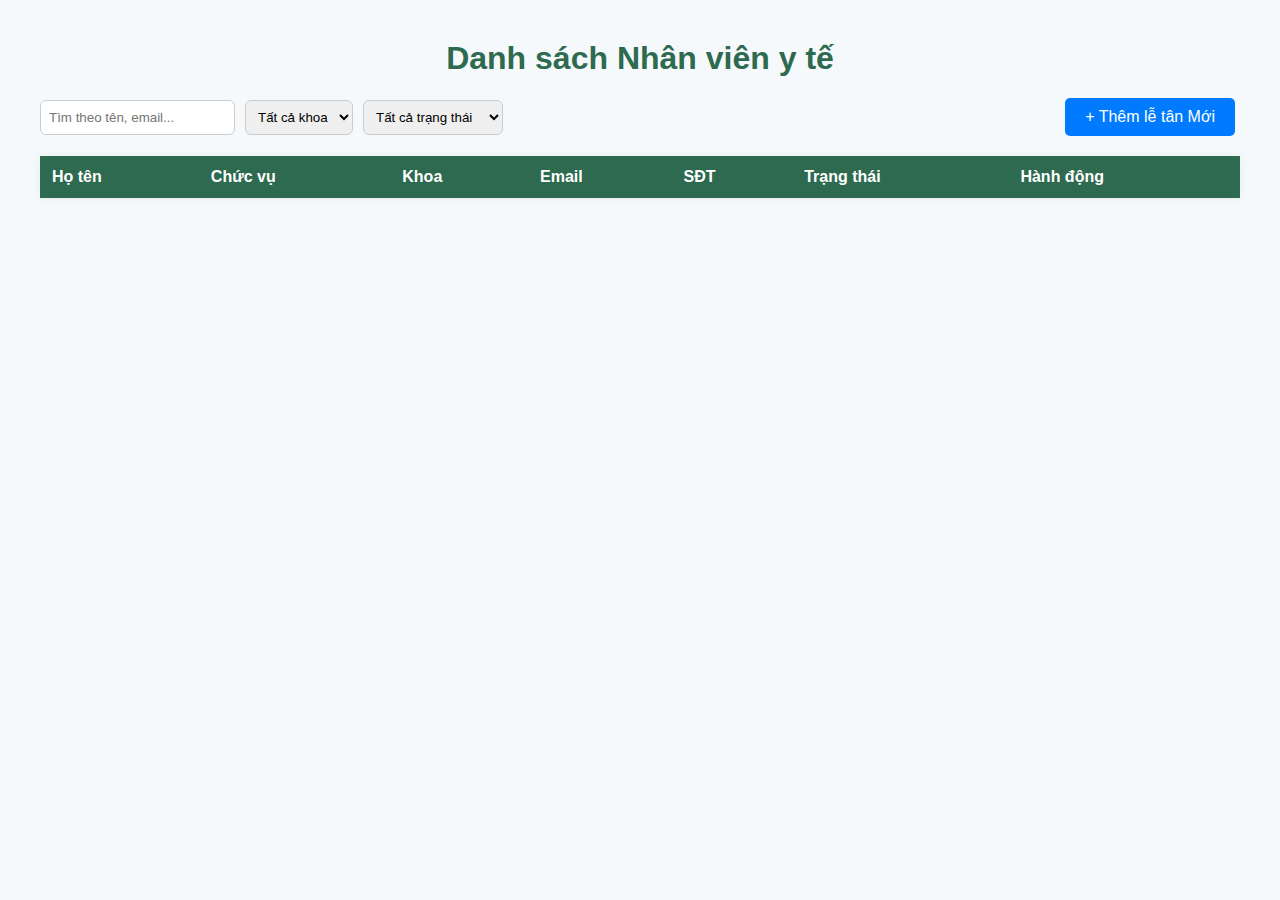
<file: EHospital/web/admin/receptionist-management.html>
<!DOCTYPE html>
<html lang="vi">
    <head>
        <meta charset="UTF-8" />
        <title>Quản lý Lễ tân - EHospital</title>
        <style>
            body {
                font-family: "Segoe UI", sans-serif;
                margin: 40px;
                background-color: #f5f9fc;
            }
            h1 {
                text-align: center;
                color: #2d6a4f;
            }
            .filter-box {
                margin-bottom: 20px;
                display: flex;
                justify-content: space-between;
                flex-wrap: wrap;
                gap: 10px;
                align-items: center;
            }
            .filter-controls {
                display: flex;
                gap: 10px;
                flex-wrap: wrap;
            }
            input,
            select {
                padding: 8px;
                border-radius: 6px;
                border: 1px solid #ccc;
            }
            table {
                width: 100%;
                border-collapse: collapse;
                background-color: white;
                box-shadow: 0 0 10px rgba(0, 0, 0, 0.05);
            }
            th,
            td {
                padding: 12px;
                border-bottom: 1px solid #eee;
                text-align: left;
            }
            th {
                background-color: #2d6a4f;
                color: white;
            }
            .btn {
                padding: 6px 12px;
                background-color: #40916c;
                color: white;
                border: none;
                border-radius: 5px;
                cursor: pointer;
                font-size: 14px;
                margin-right: 5px;
            }
            .btn:hover {
                background-color: #1b4332;
            }
            .btn-primary {
                background-color: #007bff;
                padding: 10px 20px;
                font-size: 16px;
            }
            .btn-primary:hover {
                background-color: #0056b3;
            }
            .btn-success {
                background-color: #28a745;
            }
            .btn-success:hover {
                background-color: #1e7e34;
            }
            .btn-secondary {
                background-color: #6c757d;
            }
            .btn-secondary:hover {
                background-color: #545b62;
            }
            .btn-warning {
                background-color: #ffc107;
                color: #212529;
            }
            .btn-warning:hover {
                background-color: #e0a800;
            }
            .btn-danger {
                background-color: #dc3545;
            }
            .btn-danger:hover {
                background-color: #c82333;
            }
            .btn-sm {
                padding: 4px 8px;
                font-size: 12px;
            }
            .status-active {
                color: #28a745;
                font-weight: bold;
            }
            .status-inactive {
                color: #dc3545;
                font-weight: bold;
            }
            .switch {
                position: relative;
                display: inline-block;
                width: 60px;
                height: 34px;
            }
            .switch input {
                opacity: 0;
                width: 0;
                height: 0;
            }
            .slider {
                position: absolute;
                cursor: pointer;
                top: 0;
                left: 0;
                right: 0;
                bottom: 0;
                background-color: #ccc;
                transition: 0.4s;
                border-radius: 34px;
            }
            .slider:before {
                position: absolute;
                content: "";
                height: 26px;
                width: 26px;
                left: 4px;
                bottom: 4px;
                background-color: white;
                transition: 0.4s;
                border-radius: 50%;
            }
            input:checked + .slider {
                background-color: #2196f3;
            }
            input:checked + .slider:before {
                transform: translateX(26px);
            }
            .editing-row {
                background-color: #fff3cd !important;
            }
            .edit-input {
                width: 100%;
                padding: 4px;
                border: 1px solid #ddd;
                border-radius: 3px;
                font-size: 13px;
            }
            .edit-select {
                width: 100%;
                padding: 4px;
                border: 1px solid #ddd;
                border-radius: 3px;
                font-size: 13px;
            }
            .pagination {
                margin-top: 15px;
                text-align: center;
            }
            .pagination button {
                margin: 0 5px;
                padding: 6px 10px;
                border: 1px solid #ccc;
                background-color: white;
                cursor: pointer;
            }
            .pagination .active {
                background-color: #40916c;
                color: white;
            }
            .modal {
                display: none;
                position: fixed;
                top: 50%;
                left: 50%;
                transform: translate(-50%, -50%);
                background: white;
                padding: 30px;
                border-radius: 10px;
                box-shadow: 0 10px 20px rgba(0, 0, 0, 0.3);
                z-index: 1000;
                max-width: 800px;
                width: 90%;
                max-height: 90vh;
                overflow-y: auto;
            }
            .modal h3 {
                margin-top: 0;
                color: #2d6a4f;
            }
            #overlay {
                display: none;
                position: fixed;
                top: 0;
                left: 0;
                width: 100%;
                height: 100%;
                background: rgba(0, 0, 0, 0.4);
                z-index: 999;
            }
            .detail-row {
                margin-bottom: 10px;
                padding: 5px 0;
                border-bottom: 1px solid #f0f0f0;
            }
            .form-group {
                margin-bottom: 15px;
            }
            .form-group label {
                display: block;
                margin-bottom: 5px;
                font-weight: bold;
                color: #333;
            }
            .form-group input,
            .form-group select,
            .form-group textarea {
                width: 100%;
                padding: 10px;
                border: 1px solid #ddd;
                border-radius: 5px;
                font-size: 14px;
                box-sizing: border-box;
            }
            .form-group textarea {
                height: 80px;
                resize: vertical;
            }
            .form-row {
                display: flex;
                gap: 15px;
            }
            .form-row .form-group {
                flex: 1;
            }
            .modal-actions {
                margin-top: 20px;
                display: flex;
                gap: 10px;
                justify-content: flex-end;
            }
            .error {
                color: #dc3545;
                font-size: 12px;
                margin-top: 5px;
            }
            .loading {
                display: none;
                text-align: center;
                padding: 20px;
            }
            .spinner {
                border: 3px solid #f3f3f3;
                border-top: 3px solid #40916c;
                border-radius: 50%;
                width: 30px;
                height: 30px;
                animation: spin 1s linear infinite;
                margin: 0 auto 10px;
            }
            @keyframes spin {
                0% {
                    transform: rotate(0deg);
                }
                100% {
                    transform: rotate(360deg);
                }
            }
            .action-buttons {
                display: flex;
                gap: 5px;
                flex-wrap: wrap;
            }

            .edit-error {
                color: #dc3545;
                font-size: 11px;
                margin-top: 2px;
                display: block;
            }

            .edit-input.error-field,
            .edit-select.error-field {
                border-color: #dc3545;
                background-color: #fff5f5;
            }
        </style>
    </head>
    <body>
        <h1>Danh sách Nhân viên y tế</h1>
        <div class="filter-box">
            <div class="filter-controls">
                <input
                    type="text"
                    id="searchInput"
                    placeholder="Tìm theo tên, email..."
                    />
                <select id="departmentFilter">
                    <option value="">Tất cả khoa</option>
                </select>
                <select id="statusFilter">
                    <option value="">Tất cả trạng thái</option>
                    <option value="true">Hoạt động</option>
                    <option value="false">Không hoạt động</option>
                </select>
            </div>
            <button class="btn btn-primary" onclick="showAddDoctorModal()">
                + Thêm lễ tân Mới
            </button>
        </div>

        <table id="doctorTable">
            <thead>
                <tr>
                    <th>Họ tên</th>
                    <th>Chức vụ</th>
                    <th>Khoa</th>
                    <th>Email</th>
                    <th>SĐT</th>
                    <th>Trạng thái</th>
                    <th>Hành động</th>
                </tr>
            </thead>
            <tbody></tbody>
        </table>

        <div class="pagination" id="pagination"></div>

        <!-- Detail Modal -->
        <div id="overlay"></div>
        <div id="detailModal" class="modal">
            <h3>Thông tin chi tiết lễ tân</h3>
            <div id="detailContent"></div>
            <div class="modal-actions">
                <button class="btn btn-warning" onclick="enableEditInModal()">
                    Sửa
                </button>
                <button
                    class="btn btn-success"
                    id="saveBtn"
                    onclick="saveEditFromModal()"
                    style="display: none"
                    >
                    Lưu
                </button>
                <button class="btn btn-secondary" onclick="closeModal()">Đóng</button>
            </div>
        </div>

        <!-- Add Doctor Modal -->
        <div id="addDoctorModal" class="modal">
            <h3>Thêm lễ tân Mới</h3>
            <div class="loading" id="addDoctorLoading">
                <div class="spinner"></div>
                <p>Đang thêm lễ tân...</p>
            </div>
            <form id="addDoctorForm">
                <div class="form-row">
                    <div class="form-group">
                        <label for="username">Tên đăng nhập *</label>
                        <input type="text" id="username" name="username" required />
                        <div class="error" id="usernameError"></div>
                    </div>
                    <div class="form-group">
                        <label for="password">Mật khẩu *</label>
                        <input type="password" id="password" name="password" required />
                        <div class="error" id="passwordError"></div>
                    </div>
                </div>

                <div class="form-row">
                    <div class="form-group">
                        <label for="fullName">Họ và tên *</label>
                        <input type="text" id="fullName" name="fullName" required />
                        <div class="error" id="fullNameError"></div>
                    </div>
                    <div class="form-group">
                        <label for="email">Email *</label>
                        <input type="email" id="email" name="email" required />
                        <div class="error" id="emailError"></div>
                    </div>
                </div>

                <div class="form-row">
                    <div class="form-group">
                        <label for="phone">Số điện thoại *</label>
                        <input type="tel" id="phone" name="phone" required />
                        <div class="error" id="phoneError"></div>
                    </div>
                    <div class="form-group">
                        <label for="gender">Giới tính *</label>
                        <select id="gender" name="gender" required>
                            <option value="">Chọn giới tính</option>
                            <option value="Male">Nam</option>
                            <option value="Female">Nữ</option>
                        </select>
                        <div class="error" id="genderError"></div>
                    </div>
                </div>

                <div class="form-row">
                    <div class="form-group">
                        <label for="dateOfBirth">Ngày sinh *</label>
                        <input type="date" id="dateOfBirth" name="dateOfBirth" required />
                        <div class="error" id="dateOfBirthError"></div>
                    </div>
                    <div class="form-group">
                        <label for="departmentId">Khoa *</label>
                        <select id="departmentId" name="departmentId" required>
                            <option value="">Chọn khoa</option>
                        </select>
                        <div class="error" id="departmentIdError"></div>
                    </div>
                </div>

                <div class="form-group">
                    <label for="address">Địa chỉ *</label>
                    <input type="text" id="address" name="address" required />
                    <div class="error" id="addressError"></div>
                </div>

                <div class="form-row">
                    <div class="form-group">
                        <label for="position">Chức vụ *</label>
                        <input
                            type="text"
                            id="position"
                            name="position"
                            required
                            placeholder="VD: lễ tân, Trưởng khoa, Phó khoa..."
                            />
                        <div class="error" id="positionError"></div>
                    </div>
                    <div class="form-group">
                        <label for="specialization">Chuyên khoa *</label>
                        <input
                            type="text"
                            id="specialization"
                            name="specialization"
                            required
                            placeholder="VD: Tim mạch, Nhi khoa, Ngoại khoa..."
                            />
                        <div class="error" id="specializationError"></div>
                    </div>
                </div>

                <div class="form-row">
                    <div class="form-group">
                        <label for="degree">Bằng cấp *</label>
                        <input
                            type="text"
                            id="degree"
                            name="degree"
                            required
                            placeholder="VD: Thạc sĩ, Tiến sĩ, lễ tân CK1, CK2..."
                            />
                        <div class="error" id="degreeError"></div>
                    </div>
                    <div class="form-group">
                        <label for="education">Trường tốt nghiệp *</label>
                        <input
                            type="text"
                            id="education"
                            name="education"
                            required
                            placeholder="VD: Đại học Y Hà Nội"
                            />
                        <div class="error" id="educationError"></div>
                    </div>
                </div>

                <div class="form-row">
                    <div class="form-group">
                        <label for="experienceYears">Số năm kinh nghiệm *</label>
                        <input
                            type="number"
                            id="experienceYears"
                            name="experienceYears"
                            required
                            min="0"
                            max="50"
                            />
                        <div class="error" id="experienceYearsError"></div>
                    </div>
                    <div class="form-group">
                        <label for="salary">Lương (VND) *</label>
                        <input
                            type="number"
                            id="salary"
                            name="salary"
                            required
                            min="0"
                            step="1000"
                            placeholder="VD: 15000000"
                            />
                        <div class="error" id="salaryError"></div>
                    </div>
                </div>

                <div class="form-group">
                    <label for="experienceDetails">Chi tiết kinh nghiệm</label>
                    <textarea
                        id="experienceDetails"
                        name="experienceDetails"
                        placeholder="Mô tả chi tiết về kinh nghiệm làm việc..."
                        ></textarea>
                </div>

                <div class="form-group">
                    <label for="description">Mô tả thêm</label>
                    <textarea
                        id="description"
                        name="description"
                        placeholder="Thông tin bổ sung về nhân viên..."
                        ></textarea>
                </div>

                <div class="modal-actions">
                    <button
                        type="button"
                        class="btn btn-secondary"
                        onclick="closeAddDoctorModal()"
                        >
                        Hủy
                    </button>
                    <button type="submit" class="btn btn-success">Thêm Lễ tân</button>
                </div>
            </form>
        </div>

        <script>
            let editingInModal = false;
            let selectedDoctor = null;
            let doctors = [];
            let departments = [];
            let currentPage = 1;
            const rowsPerPage = 5;
            let editingUserId = null;

            const getVal = (id) => document.getElementById(id)?.value?.trim() || "";

            async function fetchData() {
                try {
                    const [doctorRes, departmentRes] = await Promise.all([
                        fetch("http://localhost:9999/EHospital/admin/receptionist-api"),
                        fetch("http://localhost:9999/EHospital/admin/department-api"),
                    ]);

                    if (!doctorRes.ok || !departmentRes.ok) {
                        throw new Error("Network response was not ok");
                    }

                    const doctorJson = await doctorRes.json();
                    const departmentJson = await departmentRes.json();

                    if (doctorJson.success && departmentJson.success) {
                        doctors = doctorJson.data;
                        departments = departmentJson.data;

                        populateDepartmentFilter();
                        populateAddDoctorDepartments();
                        renderTable();
                    } else {
                        throw new Error("API response indicates failure");
                    }
                } catch (error) {
                    console.error("Lỗi khi tải dữ liệu:", error);
                    alert(
                            "Không thể tải dữ liệu. Vui lòng kiểm tra kết nối mạng và thử lại."
                            );
                }
            }

            function populateDepartmentFilter() {
                const select = document.getElementById("departmentFilter");
                select.innerHTML = '<option value="">Tất cả khoa</option>';
                departments.forEach((dep) => {
                    const opt = document.createElement("option");
                    opt.value = dep.departmentId;
                    opt.textContent = dep.departmentName;
                    select.appendChild(opt);
                });
            }

            function populateAddDoctorDepartments() {
                const select = document.getElementById("departmentId");
                select.innerHTML = '<option value="">Chọn khoa</option>';
                departments.forEach((dep) => {
                    const opt = document.createElement("option");
                    opt.value = dep.departmentId;
                    opt.textContent = dep.departmentName;
                    select.appendChild(opt);
                });
            }

            function getDepartmentName(id) {
                const dept = departments.find((d) => d.departmentId === id);
                return dept ? dept.departmentName : "Không rõ";
            }

            function createDepartmentOptions(selectedId) {
                let options = '<option value="">Chọn khoa</option>';
                departments.forEach((dep) => {
                    const selected = dep.departmentId == selectedId ? "selected" : "";
                    options += `<option value="${dep.departmentId}" ${selected}>${dep.departmentName}</option>`;
                });
                return options;
            }

            function renderTable() {
                const tbody = document.querySelector("#doctorTable tbody");
                tbody.innerHTML = "";

                const search = document
                        .getElementById("searchInput")
                        .value.toLowerCase();
                const selectedDept = document.getElementById("departmentFilter").value;
                const selectedStatus = document.getElementById("statusFilter").value;

                const filtered = doctors.filter((doc) => {
                    const matchSearch =
                            doc.fullName.toLowerCase().includes(search) ||
                            doc.email.toLowerCase().includes(search);
                    const matchDept =
                            selectedDept === "" || doc.employee.departmentId == selectedDept;
                    const matchStatus =
                            selectedStatus === "" || doc.isActive.toString() === selectedStatus;
                    return matchSearch && matchDept && matchStatus;
                });

                const start = (currentPage - 1) * rowsPerPage;
                const end = start + rowsPerPage;
                const paginated = filtered.slice(start, end);

                paginated.forEach((doc) => {
                    const tr = document.createElement("tr");
                    const isEditing = editingUserId === doc.userId;

                    if (isEditing) {
                        tr.classList.add("editing-row");
                        tr.innerHTML = createEditRow(doc);
                    } else {
                        tr.innerHTML = createViewRow(doc);
                    }
                    tbody.appendChild(tr);
                });

                renderPagination(filtered.length);
            }

            function createViewRow(doc) {
                const statusClass = doc.isActive ? "status-active" : "status-inactive";
                const statusText = doc.isActive ? "Hoạt động" : "Không hoạt động";

                return `
              <td>${doc.fullName}</td>
              <td>${doc.employee.position}</td>
              <td>${getDepartmentName(doc.employee.departmentId)}</td>
              <td>${doc.email}</td>
              <td>${doc.phone}</td>
              <td><span class="${statusClass}">${statusText}</span></td>
              <td>
                <div class="action-buttons">
                  <button class="btn btn-sm" onclick='showDetails(${
                        doc.userId
                        })'>Xem</button>
                  <button class="btn btn-warning btn-sm" onclick='startEdit(${
                        doc.userId
                        })'>Sửa</button>
                </div>
              </td>
            `;
            }

            function createEditRow(doc) {
                return `
              <td><input type="text" class="edit-input" value="${
                        doc.fullName
                        }" data-field="fullName"></td>
              <td><input type="text" class="edit-input" value="${
                        doc.employee.position
                        }" data-field="employee.position"></td>
              <td>
                <select class="edit-select" data-field="employee.departmentId">
                  ${createDepartmentOptions(doc.employee.departmentId)}
                </select>
              </td>
              <td><input type="email" class="edit-input" value="${
                        doc.email
                        }" data-field="email"></td>
              <td><input type="tel" class="edit-input" value="${
                        doc.phone
                        }" data-field="phone"></td>
              <td>
                <label class="switch">
                  <input type="checkbox" ${
                        doc.isActive ? "checked" : ""
                        } data-field="isActive">
                  <span class="slider"></span>
                </label>
              </td>
              <td>
                <div class="action-buttons">
                  <button class="btn btn-success btn-sm" onclick='saveEdit(${
                        doc.userId
                        })'>Lưu</button>
                  <button class="btn btn-secondary btn-sm" onclick='cancelEdit()'>Hủy</button>
                </div>
              </td>
            `;
            }

            function startEdit(userId) {
                if (editingUserId !== null) {
                    alert(
                            "Vui lòng hoàn thành việc chỉnh sửa hiện tại trước khi chỉnh sửa lễ tân khác."
                            );
                    return;
                }
                editingUserId = userId;
                renderTable();
            }

            function cancelEdit() {
                editingUserId = null;
                renderTable();
            }

            async function saveEdit(userId) {
                const doc = doctors.find((d) => d.userId === userId);
                if (!doc)
                    return;

                const row = document.querySelector(`tr.editing-row`);

                // Validate trước khi lưu
                if (!validateEditFields(row)) {
                    alert('Vui lòng điền đầy đủ thông tin và sửa các lỗi đã được đánh dấu.');
                    return;
                }

                const inputs = row.querySelectorAll(
                        '.edit-input, .edit-select, input[type="checkbox"]'
                        );

                const updatedData = {
                    userId: doc.userId,
                    username: doc.username,
                    passwordHash: doc.passwordHash,
                    fullName: doc.fullName,
                    email: doc.email,
                    phone: doc.phone,
                    roleId: doc.roleId,
                    isActive: doc.isActive,
                    employee: {
                        userId: doc.employee.userId,
                        employeeCode: doc.employee.employeeCode,
                        gender: doc.employee.gender,
                        dateOfBirth: doc.employee.dateOfBirth,
                        address: doc.employee.address,
                        departmentId: doc.employee.departmentId,
                        position: doc.employee.position,
                        specialization: doc.employee.specialization,
                        education: doc.employee.education,
                        degree: doc.employee.degree,
                        experienceYears: doc.employee.experienceYears,
                        experienceDetails: doc.employee.experienceDetails,
                        hireDate: doc.employee.hireDate,
                        isActive: doc.employee.isActive,
                        description: doc.employee.description,
                        salary: doc.employee.salary,
                    },
                };

                // Update values from inputs
                inputs.forEach((input) => {
                    const field = input.getAttribute("data-field");
                    let value = input.type === "checkbox" ? input.checked : input.value.trim();

                    if (field.startsWith("employee.")) {
                        const empField = field.replace("employee.", "");
                        if (empField === "departmentId") {
                            updatedData.employee[empField] = parseInt(value);
                        } else {
                            updatedData.employee[empField] = value;
                        }
                    } else {
                        updatedData[field] = value;
                    }
                });

                try {
                    // Format ngày sinh và ngày nhận việc về định dạng ISO yyyy-MM-dd
                    if (updatedData.employee.dateOfBirth) {
                        updatedData.employee.dateOfBirth = formatDateToISO(
                                updatedData.employee.dateOfBirth
                                );
                    }
                    if (updatedData.employee.hireDate) {
                        updatedData.employee.hireDate = formatDateToISO(
                                updatedData.employee.hireDate
                                );
                    }

                    const response = await fetch(
                            "http://localhost:9999/EHospital/admin/receptionist-api",
                            {
                                method: "PUT",
                                headers: {
                                    "Content-Type": "application/json",
                                },
                                body: JSON.stringify(updatedData),
                            }
                    );

                    const result = await response.json();

                    if (response.ok && result.success) {
                        alert("Cập nhật thông tin lễ tân thành công!");
                        editingUserId = null;
                        fetchData(); // Reload data
                    } else {
                        throw new Error(result.message || "Có lỗi xảy ra khi cập nhật");
                    }
                } catch (error) {
                    console.error("Error updating doctor:", error);
                    alert("Có lỗi xảy ra: " + error.message);
                }
            }

            function renderPagination(totalRows) {
                const totalPages = Math.ceil(totalRows / rowsPerPage);
                const pagination = document.getElementById("pagination");
                pagination.innerHTML = "";

                for (let i = 1; i <= totalPages; i++) {
                    const btn = document.createElement("button");
                    btn.textContent = i;
                    if (i === currentPage)
                        btn.classList.add("active");
                    btn.onclick = () => {
                        currentPage = i;
                        renderTable();
                    };
                    pagination.appendChild(btn);
                }
            }

            function showDetails(userId) {
                selectedDoctor = doctors.find((d) => d.userId === userId);
                if (!selectedDoctor)
                    return;

                editingInModal = false;
                renderDetailContent();
                showModal("detailModal");
            }

            function formatDateToISO(dateStr) {
                if (!dateStr)
                    return "";

                const d = new Date(dateStr);
                if (isNaN(d.getTime()))
                    return "";

                const year = d.getFullYear();
                const month = String(d.getMonth() + 1).padStart(2, "0");
                const day = String(d.getDate()).padStart(2, "0");

                return `${year}-${month}-${day}`;
            }

            function renderDetailContent() {
                const doc = selectedDoctor;
                if (!doc)
                    return;

                // Định dạng ngày yyyy-MM-dd từ dữ liệu gốc
                const formatDate = (dateStr) => {
                    if (!dateStr)
                        return "";
                    const d = new Date(dateStr);
                    if (isNaN(d.getTime()))
                        return "";

                    const year = d.getFullYear();
                    const month = String(d.getMonth() + 1).padStart(2, "0");
                    const day = String(d.getDate()).padStart(2, "0");
                    return `${year}-${month}-${day}`;
                };

                const inputOrText = (label, value, id, type = "text") =>
                    editingInModal
                            ? `<div class="form-group"><label>${label}</label><input type="${type}" class="form-control" id="${id}" value="${
                            type === "date" ? formatDate(value) : value
                            }" /></div>`
                            : `<div class="detail-row"><strong>${label}:</strong> ${
                            type === "date" ? formatDate(value) : value
                            }</div>`;

                document.getElementById("detailContent").innerHTML = `
        ${inputOrText("Họ tên", doc.fullName, "editFullName")}
        ${inputOrText("Email", doc.email, "editEmail", "email")}
        ${inputOrText("Số điện thoại", doc.phone, "editPhone", "tel")}
        ${inputOrText("Chức vụ", doc.employee.position, "editPosition")}
        ${inputOrText(
                        "Chuyên khoa",
                        doc.employee.specialization,
                        "editSpecialization"
                        )}
        ${inputOrText("Bằng cấp", doc.employee.degree, "editDegree")}
        ${inputOrText("Trường tốt nghiệp", doc.employee.education, "editEducation")}
        ${inputOrText(
                        "Số năm kinh nghiệm",
                        doc.employee.experienceYears,
                        "editExp",
                        "number"
                        )}
        ${inputOrText("Địa chỉ", doc.employee.address, "editAddress")}
        ${inputOrText(
                        "Ngày sinh",
                        doc.employee.dateOfBirth,
                        "editDateOfBirth",
                        "date"
                        )}
      `;
            }

            function enableEditInModal() {
                editingInModal = true;
                renderDetailContent();
                document.getElementById("saveBtn").style.display = "inline-block";
            }

            function validateModalFields() {
                let isValid = true;
                const requiredFields = [
                    {id: 'editFullName', name: 'Họ tên'},
                    {id: 'editEmail', name: 'Email'},
                    {id: 'editPhone', name: 'Số điện thoại'},
                    {id: 'editPosition', name: 'Chức vụ'},
                    {id: 'editSpecialization', name: 'Chuyên khoa'},
                    {id: 'editDegree', name: 'Bằng cấp'},
                    {id: 'editEducation', name: 'Trường tốt nghiệp'},
                    {id: 'editAddress', name: 'Địa chỉ'}
                ];

                requiredFields.forEach(field => {
                    const element = document.getElementById(field.id);
                    if (element && !element.value.trim()) {
                        alert(`${field.name} không được để trống`);
                        element.focus();
                        isValid = false;
                        return false; // Break out of forEach
                    }
                });

                // Validate email
                const emailField = document.getElementById('editEmail');
                if (emailField && emailField.value.trim()) {
                    const emailRegex = /^[^\s@]+@[^\s@]+\.[^\s@]+$/;
                    if (!emailRegex.test(emailField.value.trim())) {
                        alert('Email không hợp lệ');
                        emailField.focus();
                        isValid = false;
                    }
                }

                // Validate phone
                const phoneField = document.getElementById('editPhone');
                if (phoneField && phoneField.value.trim()) {
                    const phoneRegex = /^[0-9]{10,11}$/;
                    if (!phoneRegex.test(phoneField.value.trim())) {
                        alert('Số điện thoại phải có 10-11 chữ số');
                        phoneField.focus();
                        isValid = false;
                    }
                }

                return isValid;
            }

            async function saveEditFromModal() {
                if (!selectedDoctor)
                    return;
                if (!validateModalFields()) {
                    return;
                }
                const getVal = (id) => document.getElementById(id)?.value?.trim() || "";

                selectedDoctor.fullName = getVal("editFullName");
                selectedDoctor.email = getVal("editEmail");
                selectedDoctor.phone = getVal("editPhone");
                selectedDoctor.employee.position = getVal("editPosition");
                selectedDoctor.employee.specialization = getVal("editSpecialization");
                selectedDoctor.employee.degree = getVal("editDegree");
                selectedDoctor.employee.education = getVal("editEducation");
                selectedDoctor.employee.experienceYears =
                        parseInt(getVal("editExp")) || 0;
                selectedDoctor.employee.address = getVal("editAddress");

                // Format tất cả các trường date để đảm bảo định dạng đúng
                const dobValue = getVal("editDateOfBirth");
                if (dobValue) {
                    selectedDoctor.employee.dateOfBirth = dobValue; // Input date đã ở định dạng yyyy-mm-dd
                } else {
                    // Format lại dateOfBirth hiện tại nếu không có giá trị mới
                    selectedDoctor.employee.dateOfBirth = formatDateToISO(
                            selectedDoctor.employee.dateOfBirth
                            );
                }

                // Format hireDate
                selectedDoctor.employee.hireDate = formatDateToISO(
                        selectedDoctor.employee.hireDate
                        );

                try {
                    const response = await fetch(
                            "http://localhost:9999/EHospital/admin/receptionist-api",
                            {
                                method: "PUT",
                                headers: {
                                    "Content-Type": "application/json",
                                },
                                body: JSON.stringify(selectedDoctor),
                            }
                    );

                    const result = await response.json();
                    if (response.ok && result.success) {
                        alert("Cập nhật thông tin thành công!");
                        editingInModal = false;
                        document.getElementById("saveBtn").style.display = "none";
                        closeModal();
                        fetchData();
                    } else {
                        throw new Error(result.message || "Lỗi khi cập nhật");
                    }
                } catch (error) {
                    alert("Có lỗi xảy ra: " + error.message);
                }
            }

            function showAddDoctorModal() {
                document.getElementById("addDoctorForm").reset();
                clearErrors();
                showModal("addDoctorModal");
            }

            function showModal(modalId) {
                document.getElementById("overlay").style.display = "block";
                document.getElementById(modalId).style.display = "block";
            }

            function closeModal() {
                document.getElementById("overlay").style.display = "none";
                document.getElementById("detailModal").style.display = "none";
            }

            function closeAddDoctorModal() {
                document.getElementById("overlay").style.display = "none";
                document.getElementById("addDoctorModal").style.display = "none";
            }

            function clearErrors() {
                const errorElements = document.querySelectorAll(".error");
                errorElements.forEach((el) => (el.textContent = ""));
            }

            function showError(fieldName, message) {
                const errorElement = document.getElementById(fieldName + "Error");
                if (errorElement) {
                    errorElement.textContent = message;
                }
            }

            function validateForm(formData) {
                clearErrors();
                let isValid = true;

                // Validate required fields
                const requiredFields = [
                    "username",
                    "password",
                    "fullName",
                    "email",
                    "phone",
                    "gender",
                    "dateOfBirth",
                    "departmentId",
                    "address",
                    "position",
                    "specialization",
                    "degree",
                    "education",
                    "experienceYears",
                    "salary",
                ];

                requiredFields.forEach((field) => {
                    if (!formData[field] || formData[field].toString().trim() === "") {
                        showError(field, "Trường này là bắt buộc");
                        isValid = false;
                    }
                });

                // Validate email format
                const emailRegex = /^[^\s@]+@[^\s@]+\.[^\s@]+$/;
                if (formData.email && !emailRegex.test(formData.email)) {
                    showError("email", "Email không hợp lệ");
                    isValid = false;
                }

                // Validate phone format
                const phoneRegex = /^[0-9]{10,11}$/;
                if (formData.phone && !phoneRegex.test(formData.phone)) {
                    showError("phone", "Số điện thoại phải có 10-11 chữ số");
                    isValid = false;
                }

                // Validate password length
                if (formData.password && formData.password.length < 6) {
                    showError("password", "Mật khẩu phải có ít nhất 6 ký tự");
                    isValid = false;
                }

                // Validate age (must be at least 22 years old)
                if (formData.dateOfBirth) {
                    const birthDate = new Date(formData.dateOfBirth);
                    const today = new Date();
                    const age = today.getFullYear() - birthDate.getFullYear();
                    if (age < 22) {
                        showError("dateOfBirth", "lễ tân phải có ít nhất 22 tuổi");
                        isValid = false;
                    }
                }

                // Validate experience years
                if (
                        formData.experienceYears &&
                        (formData.experienceYears < 0 || formData.experienceYears > 50)
                        ) {
                    showError("experienceYears", "Số năm kinh nghiệm phải từ 0 đến 50");
                    isValid = false;
                }

                // Validate salary
                if (formData.salary && formData.salary < 0) {
                    showError("salary", "Lương phải là số dương");
                    isValid = false;
                }

                return isValid;
            }

            function validateEditFields(row) {
                // Xóa các lỗi cũ
                row.querySelectorAll('.edit-error').forEach(error => error.remove());
                row.querySelectorAll('.error-field').forEach(field => {
                    field.classList.remove('error-field');
                });

                let isValid = true;
                const errors = [];

                // Validate các trường input text
                const textInputs = row.querySelectorAll('.edit-input[type="text"], .edit-input[type="email"], .edit-input[type="tel"]');
                textInputs.forEach(input => {
                    const value = input.value.trim();
                    const field = input.getAttribute('data-field');

                    if (!value) {
                        showEditError(input, 'Trường này không được để trống');
                        isValid = false;
                    } else if (field === 'email') {
                        const emailRegex = /^[^\s@]+@[^\s@]+\.[^\s@]+$/;
                        if (!emailRegex.test(value)) {
                            showEditError(input, 'Email không hợp lệ');
                            isValid = false;
                        }
                    } else if (field === 'phone') {
                        const phoneRegex = /^[0-9]{10,11}$/;
                        if (!phoneRegex.test(value)) {
                            showEditError(input, 'Số điện thoại phải có 10-11 chữ số');
                            isValid = false;
                        }
                    }
                });

                // Validate select (department)
                const select = row.querySelector('.edit-select');
                if (select && !select.value) {
                    showEditError(select, 'Vui lòng chọn khoa');
                    isValid = false;
                }

                return isValid;
            }

            function showEditError(inputElement, message) {
                inputElement.classList.add('error-field');

                const errorDiv = document.createElement('div');
                errorDiv.className = 'edit-error';
                errorDiv.textContent = message;

                inputElement.parentNode.appendChild(errorDiv);
            }
            async function submitAddDoctor(formData) {
                const doctorData = {
                    username: formData.username,
                    passwordHash: formData.password, // In production, this should be hashed on the server
                    fullName: formData.fullName,
                    email: formData.email,
                    phone: formData.phone,
                    roleId: 2, // Doctor role
                    isActive: true,
                    employee: {
                        employeeCode: generateEmployeeCode(),
                        gender: formData.gender,
                        dateOfBirth: formData.dateOfBirth,
                        address: formData.address,
                        departmentId: parseInt(formData.departmentId),
                        position: formData.position,
                        specialization: formData.specialization,
                        education: formData.education,
                        degree: formData.degree,
                        experienceYears: parseInt(formData.experienceYears),
                        experienceDetails: formData.experienceDetails || "",
                        salary: parseFloat(formData.salary),
                        description: formData.description || "",
                        isActive: true,
                    },
                };

                try {
                    console.log(JSON.stringify(doctorData));
                    const response = await fetch(
                            "http://localhost:9999/EHospital/admin/receptionist-api",
                            {
                                method: "POST",
                                headers: {
                                    "Content-Type": "application/json",
                                },
                                body: JSON.stringify(doctorData),
                            }
                    );

                    const result = await response.json();

                    if (response.ok && result.success) {
                        alert("Thêm lễ tân thành công!");
                        closeAddDoctorModal();
                        fetchData(); // Reload the data
                    } else {
                        throw new Error(result.message || "Có lỗi xảy ra khi thêm lễ tân");
                    }
                } catch (error) {
                    console.error("Error adding doctor:", error);
                    alert("Có lỗi xảy ra: " + error.message);
                }
            }

            function generateEmployeeCode() {
                const timestamp = Date.now().toString().slice(-6);
                return "DOC" + timestamp;
            }

            // Event Listeners
            document
                    .getElementById("addDoctorForm")
                    .addEventListener("submit", async function (e) {
                        e.preventDefault();

                        const formData = new FormData(this);
                        const data = Object.fromEntries(formData.entries());

                        if (validateForm(data)) {
                            const loadingEl = document.getElementById("addDoctorLoading");
                            const formEl = document.getElementById("addDoctorForm");

                            // Show loading state
                            loadingEl.style.display = "block";
                            formEl.style.display = "none";

                            try {
                                await submitAddDoctor(data);
                            } finally {
                                // Hide loading state
                                loadingEl.style.display = "none";
                                formEl.style.display = "block";
                            }
                        }
                    });

            // Close modal when clicking overlay
            document.getElementById("overlay").addEventListener("click", function () {
                closeModal();
                closeAddDoctorModal();
            });

            document.getElementById("searchInput").addEventListener("input", () => {
                currentPage = 1;
                renderTable();
            });

            document
                    .getElementById("departmentFilter")
                    .addEventListener("change", () => {
                        currentPage = 1;
                        renderTable();
                    });

            document.getElementById("statusFilter").addEventListener("change", () => {
                currentPage = 1;
                renderTable();
            });

            // Initialize data
            fetchData();
        </script>
    </body>
</html>
</file>
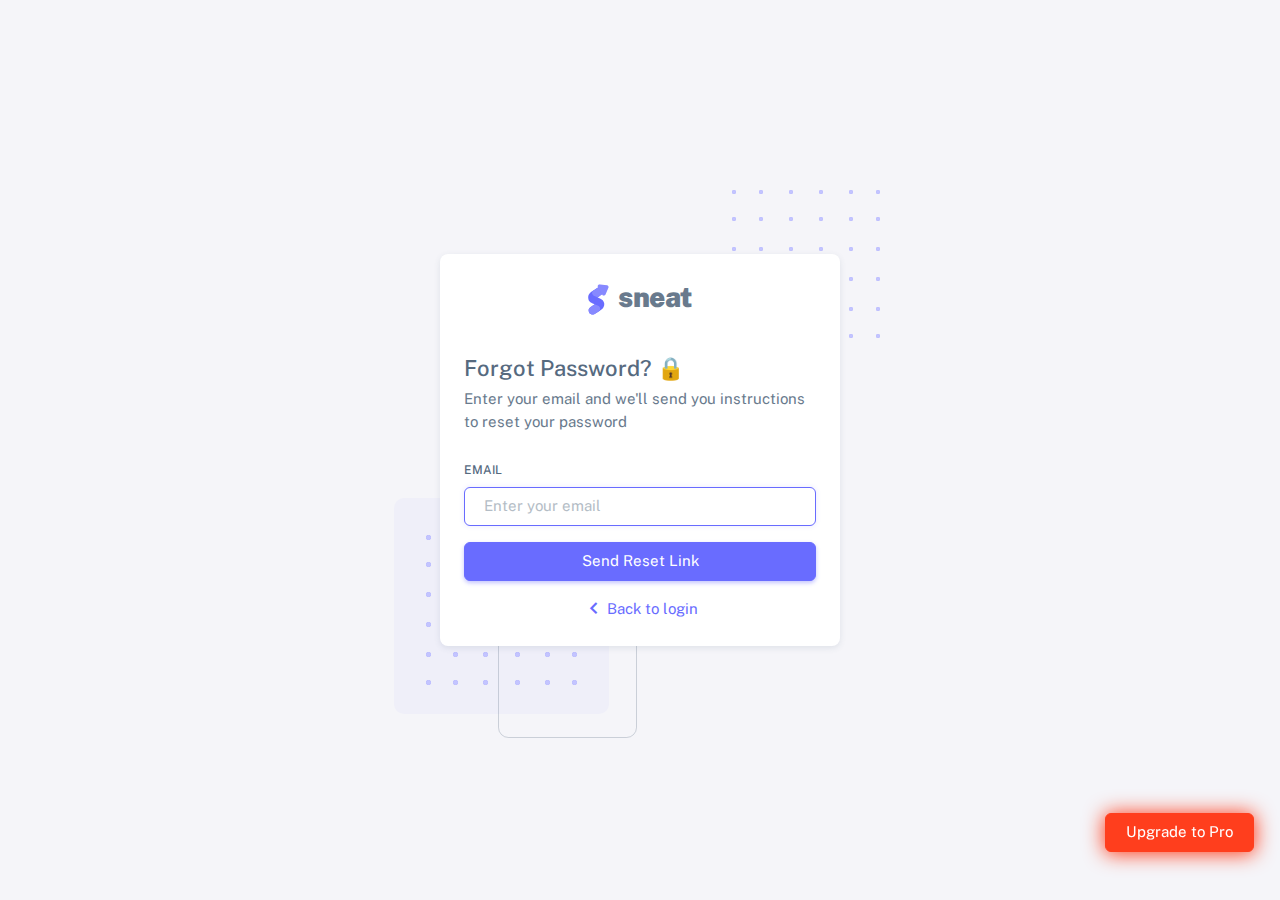
<file: EHospital/web/admin/html/auth-forgot-password-basic.html>
<!DOCTYPE html>

<!-- =========================================================
* Sneat - Bootstrap 5 HTML Admin Template - Pro | v1.0.0
==============================================================

* Product Page: https://themeselection.com/products/sneat-bootstrap-html-admin-template/
* Created by: ThemeSelection
* License: You must have a valid license purchased in order to legally use the theme for your project.
* Copyright ThemeSelection (https://themeselection.com)

=========================================================
 -->
<!-- beautify ignore:start -->
<html
  lang="en"
  class="light-style customizer-hide"
  dir="ltr"
  data-theme="theme-default"
  data-assets-path="../assets/"
  data-template="vertical-menu-template-free"
>
  <head>
    <meta charset="utf-8" />
    <meta
      name="viewport"
      content="width=device-width, initial-scale=1.0, user-scalable=no, minimum-scale=1.0, maximum-scale=1.0"
    />

    <title>Forgot Password Basic - Pages | Sneat - Bootstrap 5 HTML Admin Template - Pro</title>

    <meta name="description" content="" />

    <!-- Favicon -->
    <link rel="icon" type="image/x-icon" href="../assets/img/favicon/favicon.ico" />

    <!-- Fonts -->
    <link rel="preconnect" href="https://fonts.googleapis.com" />
    <link rel="preconnect" href="https://fonts.gstatic.com" crossorigin />
    <link
      href="https://fonts.googleapis.com/css2?family=Public+Sans:ital,wght@0,300;0,400;0,500;0,600;0,700;1,300;1,400;1,500;1,600;1,700&display=swap"
      rel="stylesheet"
    />

    <!-- Icons. Uncomment required icon fonts -->
    <link rel="stylesheet" href="../assets/vendor/fonts/boxicons.css" />

    <!-- Core CSS -->
    <link rel="stylesheet" href="../assets/vendor/css/core.css" class="template-customizer-core-css" />
    <link rel="stylesheet" href="../assets/vendor/css/theme-default.css" class="template-customizer-theme-css" />
    <link rel="stylesheet" href="../assets/css/demo.css" />

    <!-- Vendors CSS -->
    <link rel="stylesheet" href="../assets/vendor/libs/perfect-scrollbar/perfect-scrollbar.css" />

    <!-- Page CSS -->
    <!-- Page -->
    <link rel="stylesheet" href="../assets/vendor/css/pages/page-auth.css" />
    <!-- Helpers -->
    <script src="../assets/vendor/js/helpers.js"></script>

    <!--! Template customizer & Theme config files MUST be included after core stylesheets and helpers.js in the <head> section -->
    <!--? Config:  Mandatory theme config file contain global vars & default theme options, Set your preferred theme option in this file.  -->
    <script src="../assets/js/config.js"></script>
  </head>

  <body>
    <!-- Content -->

    <div class="container-xxl">
      <div class="authentication-wrapper authentication-basic container-p-y">
        <div class="authentication-inner py-4">
          <!-- Forgot Password -->
          <div class="card">
            <div class="card-body">
              <!-- Logo -->
              <div class="app-brand justify-content-center">
                <a href="index.html" class="app-brand-link gap-2">
                  <span class="app-brand-logo demo">
                    <svg
                      width="25"
                      viewBox="0 0 25 42"
                      version="1.1"
                      xmlns="http://www.w3.org/2000/svg"
                      xmlns:xlink="http://www.w3.org/1999/xlink"
                    >
                      <defs>
                        <path
                          d="M13.7918663,0.358365126 L3.39788168,7.44174259 C0.566865006,9.69408886 -0.379795268,12.4788597 0.557900856,15.7960551 C0.68998853,16.2305145 1.09562888,17.7872135 3.12357076,19.2293357 C3.8146334,19.7207684 5.32369333,20.3834223 7.65075054,21.2172976 L7.59773219,21.2525164 L2.63468769,24.5493413 C0.445452254,26.3002124 0.0884951797,28.5083815 1.56381646,31.1738486 C2.83770406,32.8170431 5.20850219,33.2640127 7.09180128,32.5391577 C8.347334,32.0559211 11.4559176,30.0011079 16.4175519,26.3747182 C18.0338572,24.4997857 18.6973423,22.4544883 18.4080071,20.2388261 C17.963753,17.5346866 16.1776345,15.5799961 13.0496516,14.3747546 L10.9194936,13.4715819 L18.6192054,7.984237 L13.7918663,0.358365126 Z"
                          id="path-1"
                        ></path>
                        <path
                          d="M5.47320593,6.00457225 C4.05321814,8.216144 4.36334763,10.0722806 6.40359441,11.5729822 C8.61520715,12.571656 10.0999176,13.2171421 10.8577257,13.5094407 L15.5088241,14.433041 L18.6192054,7.984237 C15.5364148,3.11535317 13.9273018,0.573395879 13.7918663,0.358365126 C13.5790555,0.511491653 10.8061687,2.3935607 5.47320593,6.00457225 Z"
                          id="path-3"
                        ></path>
                        <path
                          d="M7.50063644,21.2294429 L12.3234468,23.3159332 C14.1688022,24.7579751 14.397098,26.4880487 13.008334,28.506154 C11.6195701,30.5242593 10.3099883,31.790241 9.07958868,32.3040991 C5.78142938,33.4346997 4.13234973,34 4.13234973,34 C4.13234973,34 2.75489982,33.0538207 2.37032616e-14,31.1614621 C-0.55822714,27.8186216 -0.55822714,26.0572515 -4.05231404e-15,25.8773518 C0.83734071,25.6075023 2.77988457,22.8248993 3.3049379,22.52991 C3.65497346,22.3332504 5.05353963,21.8997614 7.50063644,21.2294429 Z"
                          id="path-4"
                        ></path>
                        <path
                          d="M20.6,7.13333333 L25.6,13.8 C26.2627417,14.6836556 26.0836556,15.9372583 25.2,16.6 C24.8538077,16.8596443 24.4327404,17 24,17 L14,17 C12.8954305,17 12,16.1045695 12,15 C12,14.5672596 12.1403557,14.1461923 12.4,13.8 L17.4,7.13333333 C18.0627417,6.24967773 19.3163444,6.07059163 20.2,6.73333333 C20.3516113,6.84704183 20.4862915,6.981722 20.6,7.13333333 Z"
                          id="path-5"
                        ></path>
                      </defs>
                      <g id="g-app-brand" stroke="none" stroke-width="1" fill="none" fill-rule="evenodd">
                        <g id="Brand-Logo" transform="translate(-27.000000, -15.000000)">
                          <g id="Icon" transform="translate(27.000000, 15.000000)">
                            <g id="Mask" transform="translate(0.000000, 8.000000)">
                              <mask id="mask-2" fill="white">
                                <use xlink:href="#path-1"></use>
                              </mask>
                              <use fill="#696cff" xlink:href="#path-1"></use>
                              <g id="Path-3" mask="url(#mask-2)">
                                <use fill="#696cff" xlink:href="#path-3"></use>
                                <use fill-opacity="0.2" fill="#FFFFFF" xlink:href="#path-3"></use>
                              </g>
                              <g id="Path-4" mask="url(#mask-2)">
                                <use fill="#696cff" xlink:href="#path-4"></use>
                                <use fill-opacity="0.2" fill="#FFFFFF" xlink:href="#path-4"></use>
                              </g>
                            </g>
                            <g
                              id="Triangle"
                              transform="translate(19.000000, 11.000000) rotate(-300.000000) translate(-19.000000, -11.000000) "
                            >
                              <use fill="#696cff" xlink:href="#path-5"></use>
                              <use fill-opacity="0.2" fill="#FFFFFF" xlink:href="#path-5"></use>
                            </g>
                          </g>
                        </g>
                      </g>
                    </svg>
                  </span>
                  <span class="app-brand-text demo text-body fw-bolder">Sneat</span>
                </a>
              </div>
              <!-- /Logo -->
              <h4 class="mb-2">Forgot Password? 🔒</h4>
              <p class="mb-4">Enter your email and we'll send you instructions to reset your password</p>
              <form id="formAuthentication" class="mb-3" action="index.html" method="POST">
                <div class="mb-3">
                  <label for="email" class="form-label">Email</label>
                  <input
                    type="text"
                    class="form-control"
                    id="email"
                    name="email"
                    placeholder="Enter your email"
                    autofocus
                  />
                </div>
                <button class="btn btn-primary d-grid w-100">Send Reset Link</button>
              </form>
              <div class="text-center">
                <a href="auth-login-basic.html" class="d-flex align-items-center justify-content-center">
                  <i class="bx bx-chevron-left scaleX-n1-rtl bx-sm"></i>
                  Back to login
                </a>
              </div>
            </div>
          </div>
          <!-- /Forgot Password -->
        </div>
      </div>
    </div>

    <!-- / Content -->

    <div class="buy-now">
      <a
        href="https://themeselection.com/products/sneat-bootstrap-html-admin-template/"
        target="_blank"
        class="btn btn-danger btn-buy-now"
        >Upgrade to Pro</a
      >
    </div>

    <!-- Core JS -->
    <!-- build:js assets/vendor/js/core.js -->
    <script src="../assets/vendor/libs/jquery/jquery.js"></script>
    <script src="../assets/vendor/libs/popper/popper.js"></script>
    <script src="../assets/vendor/js/bootstrap.js"></script>
    <script src="../assets/vendor/libs/perfect-scrollbar/perfect-scrollbar.js"></script>

    <script src="../assets/vendor/js/menu.js"></script>
    <!-- endbuild -->

    <!-- Vendors JS -->

    <!-- Main JS -->
    <script src="../assets/js/main.js"></script>

    <!-- Page JS -->

    <!-- Place this tag in your head or just before your close body tag. -->
    <script async defer src="https://buttons.github.io/buttons.js"></script>
  </body>
</html>
</file>
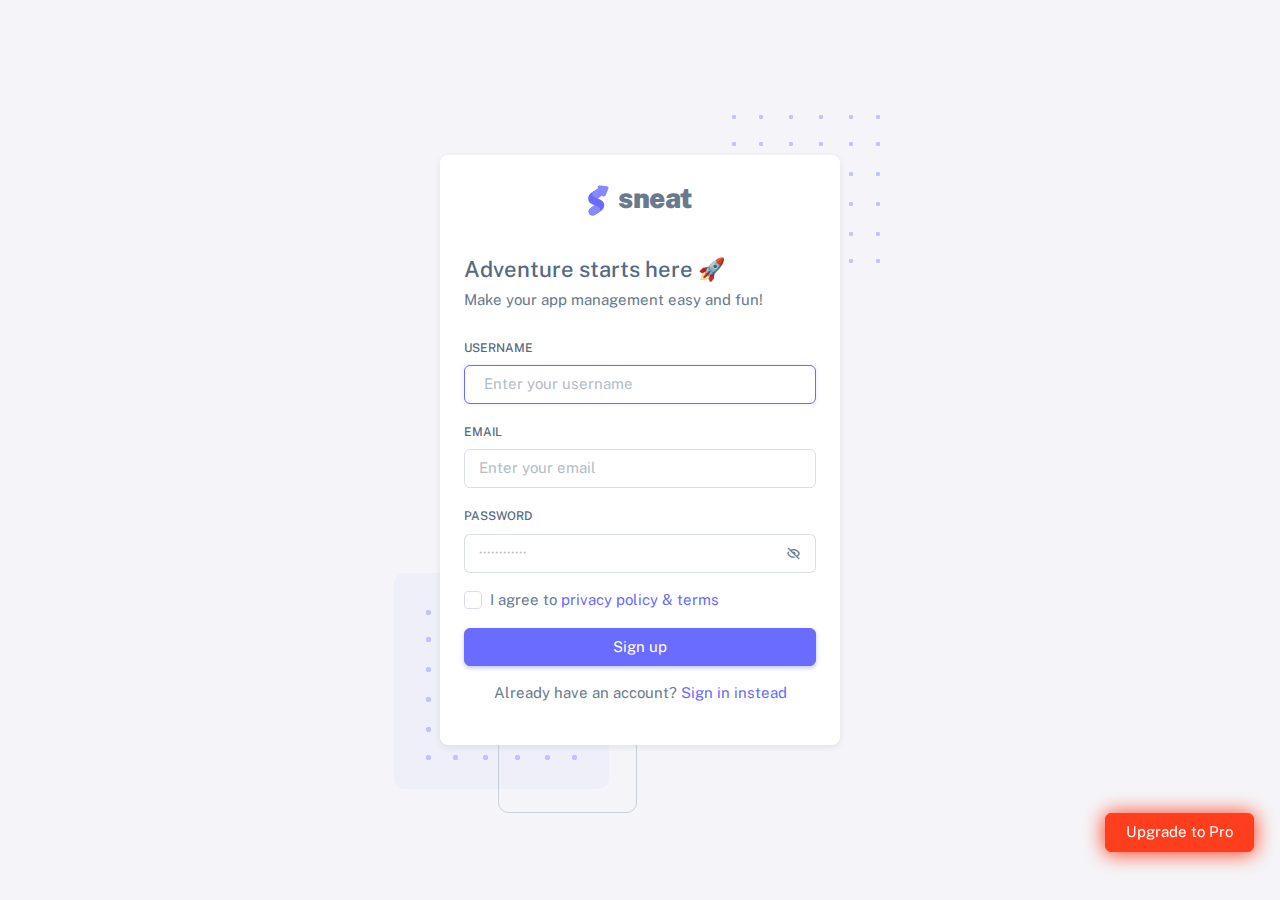
<file: EHospital/web/admin/html/auth-register-basic.html>
<!DOCTYPE html>

<!-- =========================================================
* Sneat - Bootstrap 5 HTML Admin Template - Pro | v1.0.0
==============================================================

* Product Page: https://themeselection.com/products/sneat-bootstrap-html-admin-template/
* Created by: ThemeSelection
* License: You must have a valid license purchased in order to legally use the theme for your project.
* Copyright ThemeSelection (https://themeselection.com)

=========================================================
 -->
<!-- beautify ignore:start -->
<html
  lang="en"
  class="light-style customizer-hide"
  dir="ltr"
  data-theme="theme-default"
  data-assets-path="../assets/"
  data-template="vertical-menu-template-free"
>
  <head>
    <meta charset="utf-8" />
    <meta
      name="viewport"
      content="width=device-width, initial-scale=1.0, user-scalable=no, minimum-scale=1.0, maximum-scale=1.0"
    />

    <title>Register Basic - Pages | Sneat - Bootstrap 5 HTML Admin Template - Pro</title>

    <meta name="description" content="" />

    <!-- Favicon -->
    <link rel="icon" type="image/x-icon" href="../assets/img/favicon/favicon.ico" />

    <!-- Fonts -->
    <link rel="preconnect" href="https://fonts.googleapis.com" />
    <link rel="preconnect" href="https://fonts.gstatic.com" crossorigin />
    <link
      href="https://fonts.googleapis.com/css2?family=Public+Sans:ital,wght@0,300;0,400;0,500;0,600;0,700;1,300;1,400;1,500;1,600;1,700&display=swap"
      rel="stylesheet"
    />

    <!-- Icons. Uncomment required icon fonts -->
    <link rel="stylesheet" href="../assets/vendor/fonts/boxicons.css" />

    <!-- Core CSS -->
    <link rel="stylesheet" href="../assets/vendor/css/core.css" class="template-customizer-core-css" />
    <link rel="stylesheet" href="../assets/vendor/css/theme-default.css" class="template-customizer-theme-css" />
    <link rel="stylesheet" href="../assets/css/demo.css" />

    <!-- Vendors CSS -->
    <link rel="stylesheet" href="../assets/vendor/libs/perfect-scrollbar/perfect-scrollbar.css" />

    <!-- Page CSS -->
    <!-- Page -->
    <link rel="stylesheet" href="../assets/vendor/css/pages/page-auth.css" />
    <!-- Helpers -->
    <script src="../assets/vendor/js/helpers.js"></script>

    <!--! Template customizer & Theme config files MUST be included after core stylesheets and helpers.js in the <head> section -->
    <!--? Config:  Mandatory theme config file contain global vars & default theme options, Set your preferred theme option in this file.  -->
    <script src="../assets/js/config.js"></script>
  </head>

  <body>
    <!-- Content -->

    <div class="container-xxl">
      <div class="authentication-wrapper authentication-basic container-p-y">
        <div class="authentication-inner">
          <!-- Register Card -->
          <div class="card">
            <div class="card-body">
              <!-- Logo -->
              <div class="app-brand justify-content-center">
                <a href="index.html" class="app-brand-link gap-2">
                  <span class="app-brand-logo demo">
                    <svg
                      width="25"
                      viewBox="0 0 25 42"
                      version="1.1"
                      xmlns="http://www.w3.org/2000/svg"
                      xmlns:xlink="http://www.w3.org/1999/xlink"
                    >
                      <defs>
                        <path
                          d="M13.7918663,0.358365126 L3.39788168,7.44174259 C0.566865006,9.69408886 -0.379795268,12.4788597 0.557900856,15.7960551 C0.68998853,16.2305145 1.09562888,17.7872135 3.12357076,19.2293357 C3.8146334,19.7207684 5.32369333,20.3834223 7.65075054,21.2172976 L7.59773219,21.2525164 L2.63468769,24.5493413 C0.445452254,26.3002124 0.0884951797,28.5083815 1.56381646,31.1738486 C2.83770406,32.8170431 5.20850219,33.2640127 7.09180128,32.5391577 C8.347334,32.0559211 11.4559176,30.0011079 16.4175519,26.3747182 C18.0338572,24.4997857 18.6973423,22.4544883 18.4080071,20.2388261 C17.963753,17.5346866 16.1776345,15.5799961 13.0496516,14.3747546 L10.9194936,13.4715819 L18.6192054,7.984237 L13.7918663,0.358365126 Z"
                          id="path-1"
                        ></path>
                        <path
                          d="M5.47320593,6.00457225 C4.05321814,8.216144 4.36334763,10.0722806 6.40359441,11.5729822 C8.61520715,12.571656 10.0999176,13.2171421 10.8577257,13.5094407 L15.5088241,14.433041 L18.6192054,7.984237 C15.5364148,3.11535317 13.9273018,0.573395879 13.7918663,0.358365126 C13.5790555,0.511491653 10.8061687,2.3935607 5.47320593,6.00457225 Z"
                          id="path-3"
                        ></path>
                        <path
                          d="M7.50063644,21.2294429 L12.3234468,23.3159332 C14.1688022,24.7579751 14.397098,26.4880487 13.008334,28.506154 C11.6195701,30.5242593 10.3099883,31.790241 9.07958868,32.3040991 C5.78142938,33.4346997 4.13234973,34 4.13234973,34 C4.13234973,34 2.75489982,33.0538207 2.37032616e-14,31.1614621 C-0.55822714,27.8186216 -0.55822714,26.0572515 -4.05231404e-15,25.8773518 C0.83734071,25.6075023 2.77988457,22.8248993 3.3049379,22.52991 C3.65497346,22.3332504 5.05353963,21.8997614 7.50063644,21.2294429 Z"
                          id="path-4"
                        ></path>
                        <path
                          d="M20.6,7.13333333 L25.6,13.8 C26.2627417,14.6836556 26.0836556,15.9372583 25.2,16.6 C24.8538077,16.8596443 24.4327404,17 24,17 L14,17 C12.8954305,17 12,16.1045695 12,15 C12,14.5672596 12.1403557,14.1461923 12.4,13.8 L17.4,7.13333333 C18.0627417,6.24967773 19.3163444,6.07059163 20.2,6.73333333 C20.3516113,6.84704183 20.4862915,6.981722 20.6,7.13333333 Z"
                          id="path-5"
                        ></path>
                      </defs>
                      <g id="g-app-brand" stroke="none" stroke-width="1" fill="none" fill-rule="evenodd">
                        <g id="Brand-Logo" transform="translate(-27.000000, -15.000000)">
                          <g id="Icon" transform="translate(27.000000, 15.000000)">
                            <g id="Mask" transform="translate(0.000000, 8.000000)">
                              <mask id="mask-2" fill="white">
                                <use xlink:href="#path-1"></use>
                              </mask>
                              <use fill="#696cff" xlink:href="#path-1"></use>
                              <g id="Path-3" mask="url(#mask-2)">
                                <use fill="#696cff" xlink:href="#path-3"></use>
                                <use fill-opacity="0.2" fill="#FFFFFF" xlink:href="#path-3"></use>
                              </g>
                              <g id="Path-4" mask="url(#mask-2)">
                                <use fill="#696cff" xlink:href="#path-4"></use>
                                <use fill-opacity="0.2" fill="#FFFFFF" xlink:href="#path-4"></use>
                              </g>
                            </g>
                            <g
                              id="Triangle"
                              transform="translate(19.000000, 11.000000) rotate(-300.000000) translate(-19.000000, -11.000000) "
                            >
                              <use fill="#696cff" xlink:href="#path-5"></use>
                              <use fill-opacity="0.2" fill="#FFFFFF" xlink:href="#path-5"></use>
                            </g>
                          </g>
                        </g>
                      </g>
                    </svg>
                  </span>
                  <span class="app-brand-text demo text-body fw-bolder">Sneat</span>
                </a>
              </div>
              <!-- /Logo -->
              <h4 class="mb-2">Adventure starts here 🚀</h4>
              <p class="mb-4">Make your app management easy and fun!</p>

              <form id="formAuthentication" class="mb-3" action="index.html" method="POST">
                <div class="mb-3">
                  <label for="username" class="form-label">Username</label>
                  <input
                    type="text"
                    class="form-control"
                    id="username"
                    name="username"
                    placeholder="Enter your username"
                    autofocus
                  />
                </div>
                <div class="mb-3">
                  <label for="email" class="form-label">Email</label>
                  <input type="text" class="form-control" id="email" name="email" placeholder="Enter your email" />
                </div>
                <div class="mb-3 form-password-toggle">
                  <label class="form-label" for="password">Password</label>
                  <div class="input-group input-group-merge">
                    <input
                      type="password"
                      id="password"
                      class="form-control"
                      name="password"
                      placeholder="&#xb7;&#xb7;&#xb7;&#xb7;&#xb7;&#xb7;&#xb7;&#xb7;&#xb7;&#xb7;&#xb7;&#xb7;"
                      aria-describedby="password"
                    />
                    <span class="input-group-text cursor-pointer"><i class="bx bx-hide"></i></span>
                  </div>
                </div>

                <div class="mb-3">
                  <div class="form-check">
                    <input class="form-check-input" type="checkbox" id="terms-conditions" name="terms" />
                    <label class="form-check-label" for="terms-conditions">
                      I agree to
                      <a href="javascript:void(0);">privacy policy & terms</a>
                    </label>
                  </div>
                </div>
                <button class="btn btn-primary d-grid w-100">Sign up</button>
              </form>

              <p class="text-center">
                <span>Already have an account?</span>
                <a href="auth-login-basic.html">
                  <span>Sign in instead</span>
                </a>
              </p>
            </div>
          </div>
          <!-- Register Card -->
        </div>
      </div>
    </div>

    <!-- / Content -->

    <div class="buy-now">
      <a
        href="https://themeselection.com/products/sneat-bootstrap-html-admin-template/"
        target="_blank"
        class="btn btn-danger btn-buy-now"
        >Upgrade to Pro</a
      >
    </div>

    <!-- Core JS -->
    <!-- build:js assets/vendor/js/core.js -->
    <script src="../assets/vendor/libs/jquery/jquery.js"></script>
    <script src="../assets/vendor/libs/popper/popper.js"></script>
    <script src="../assets/vendor/js/bootstrap.js"></script>
    <script src="../assets/vendor/libs/perfect-scrollbar/perfect-scrollbar.js"></script>

    <script src="../assets/vendor/js/menu.js"></script>
    <!-- endbuild -->

    <!-- Vendors JS -->

    <!-- Main JS -->
    <script src="../assets/js/main.js"></script>

    <!-- Page JS -->

    <!-- Place this tag in your head or just before your close body tag. -->
    <script async defer src="https://buttons.github.io/buttons.js"></script>
  </body>
</html>
</file>
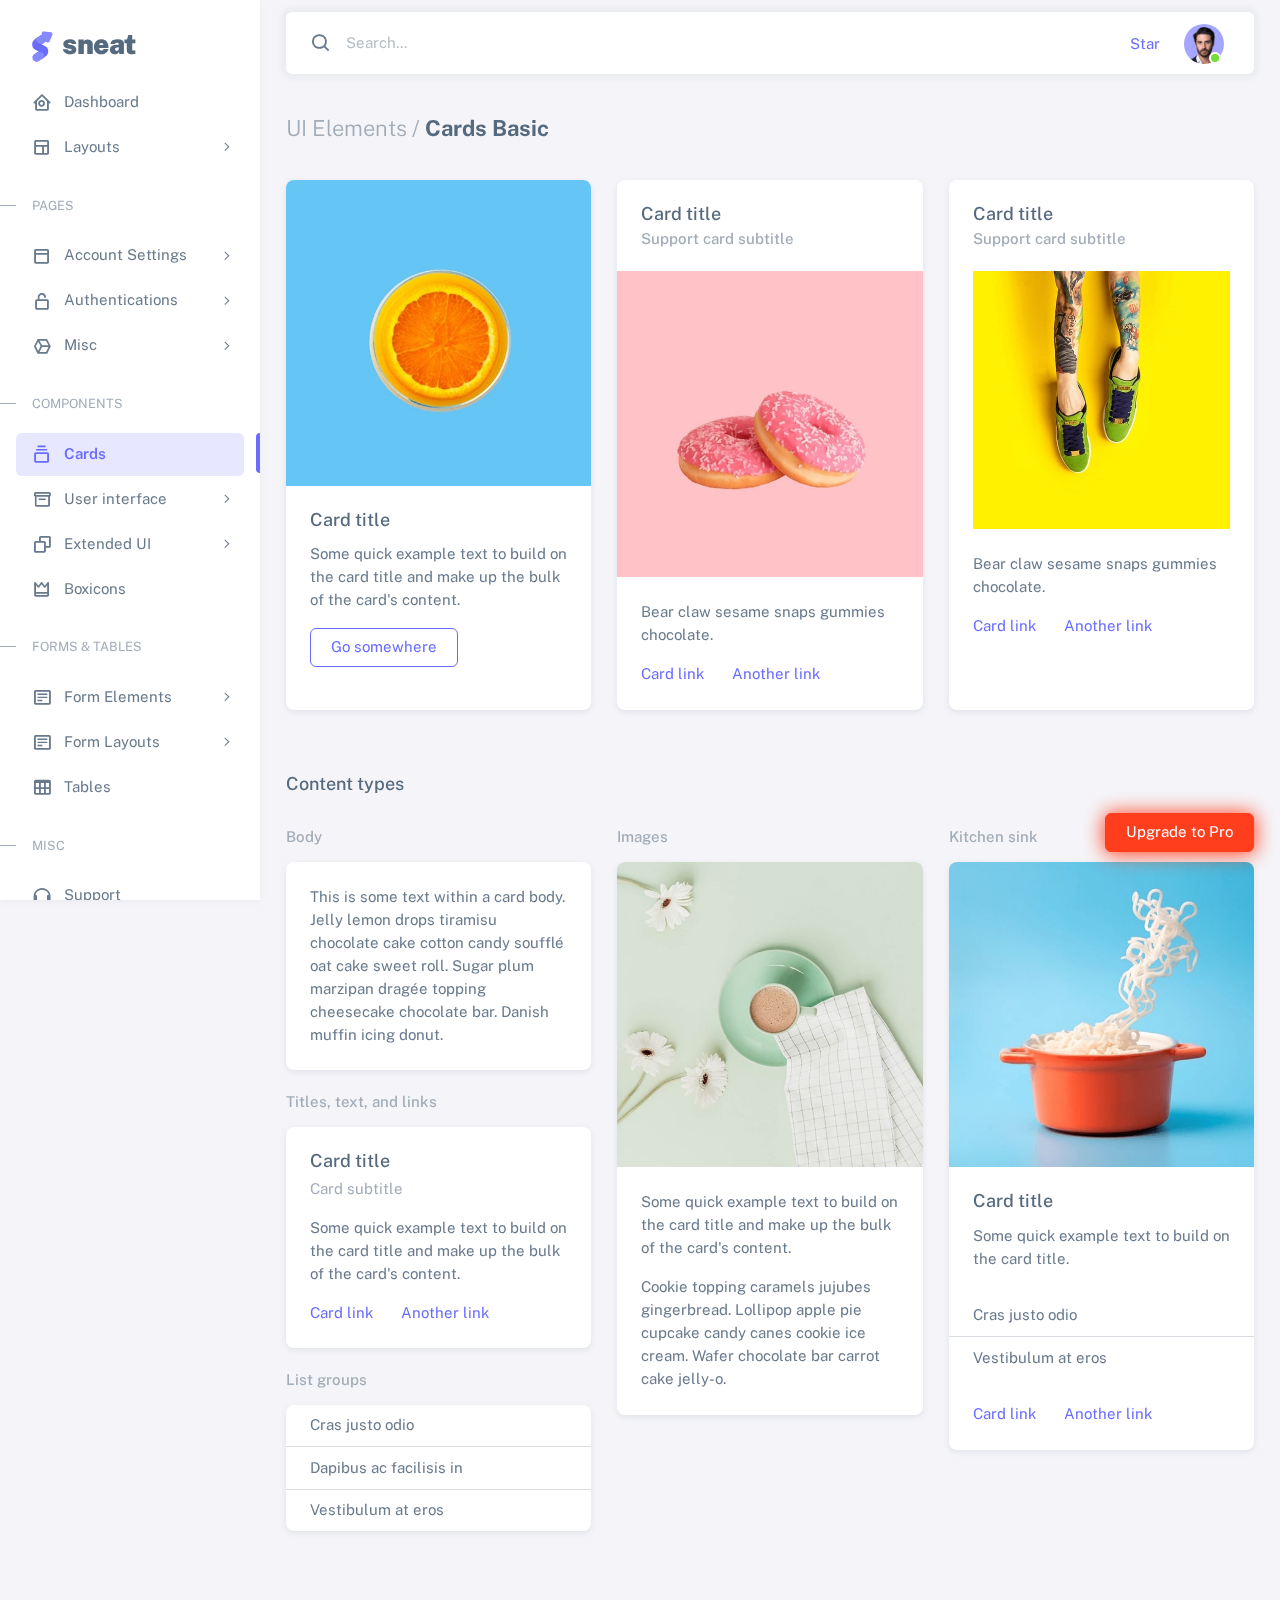
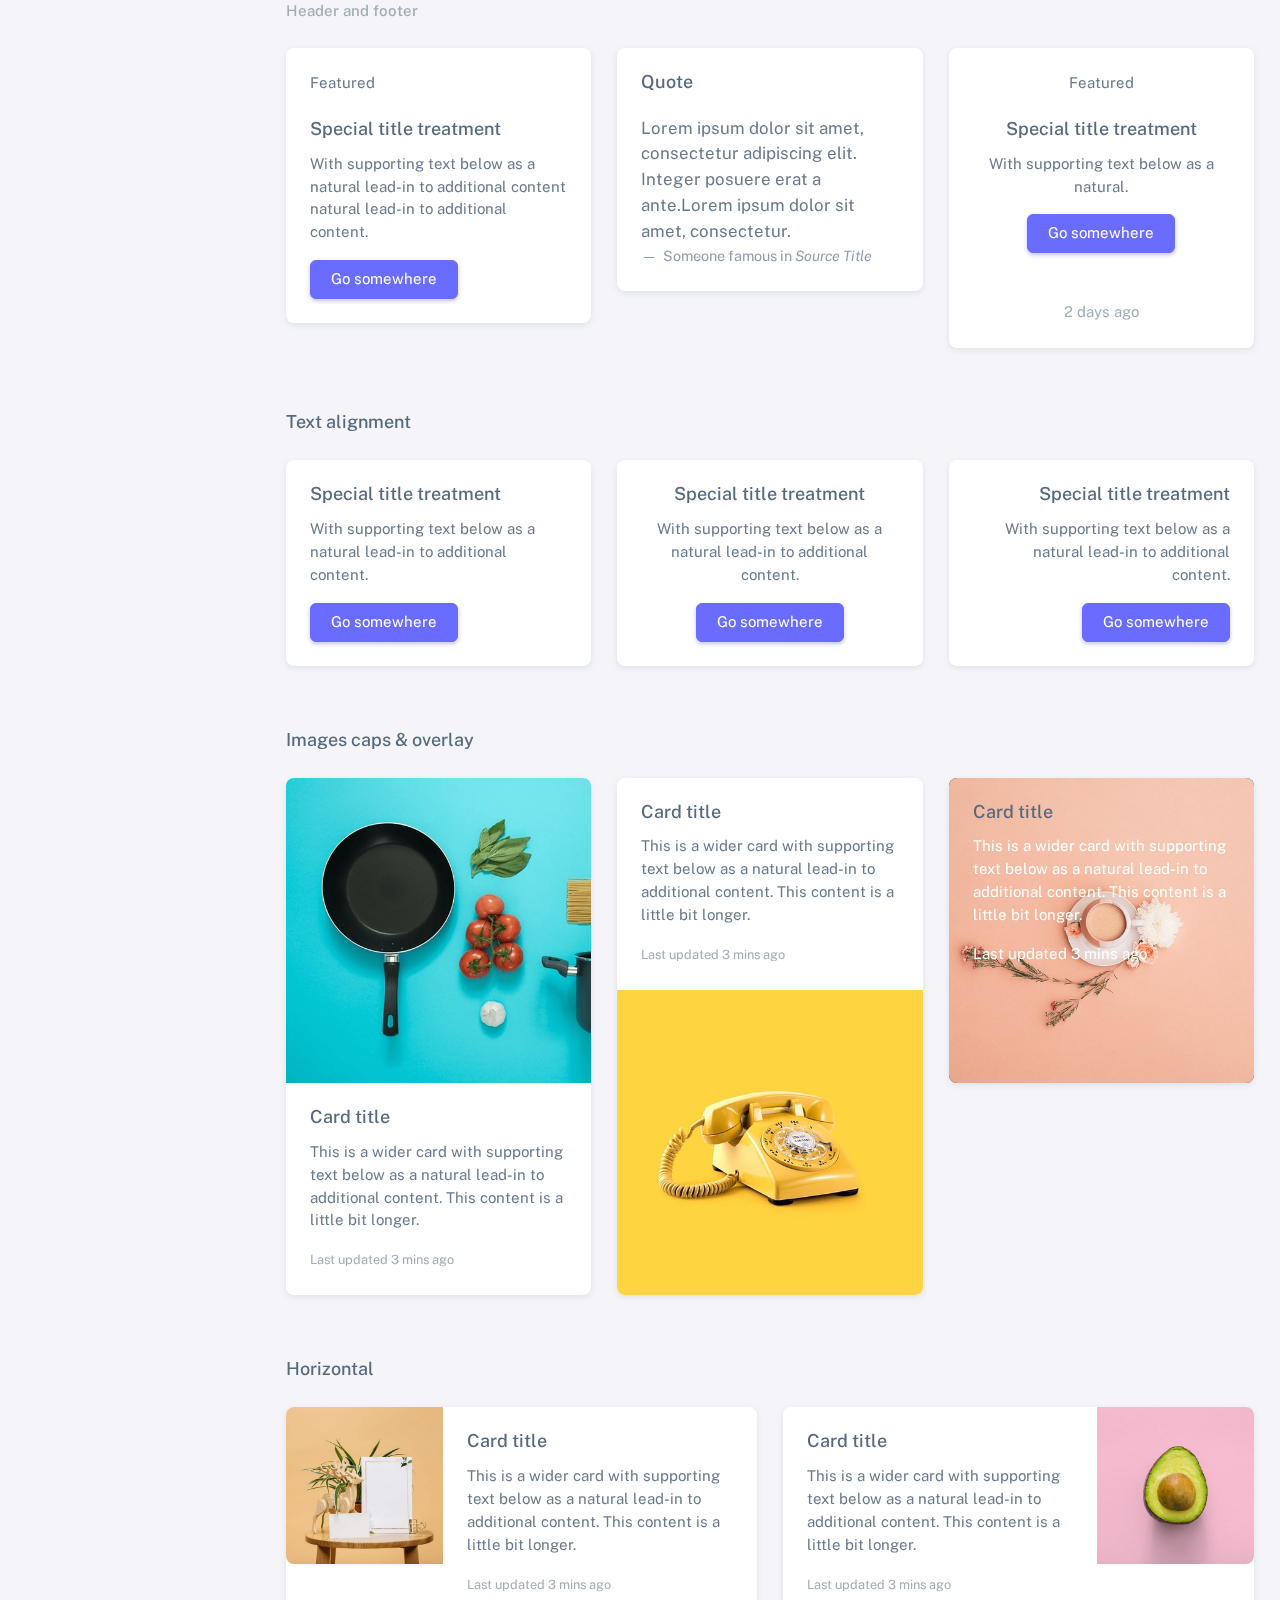
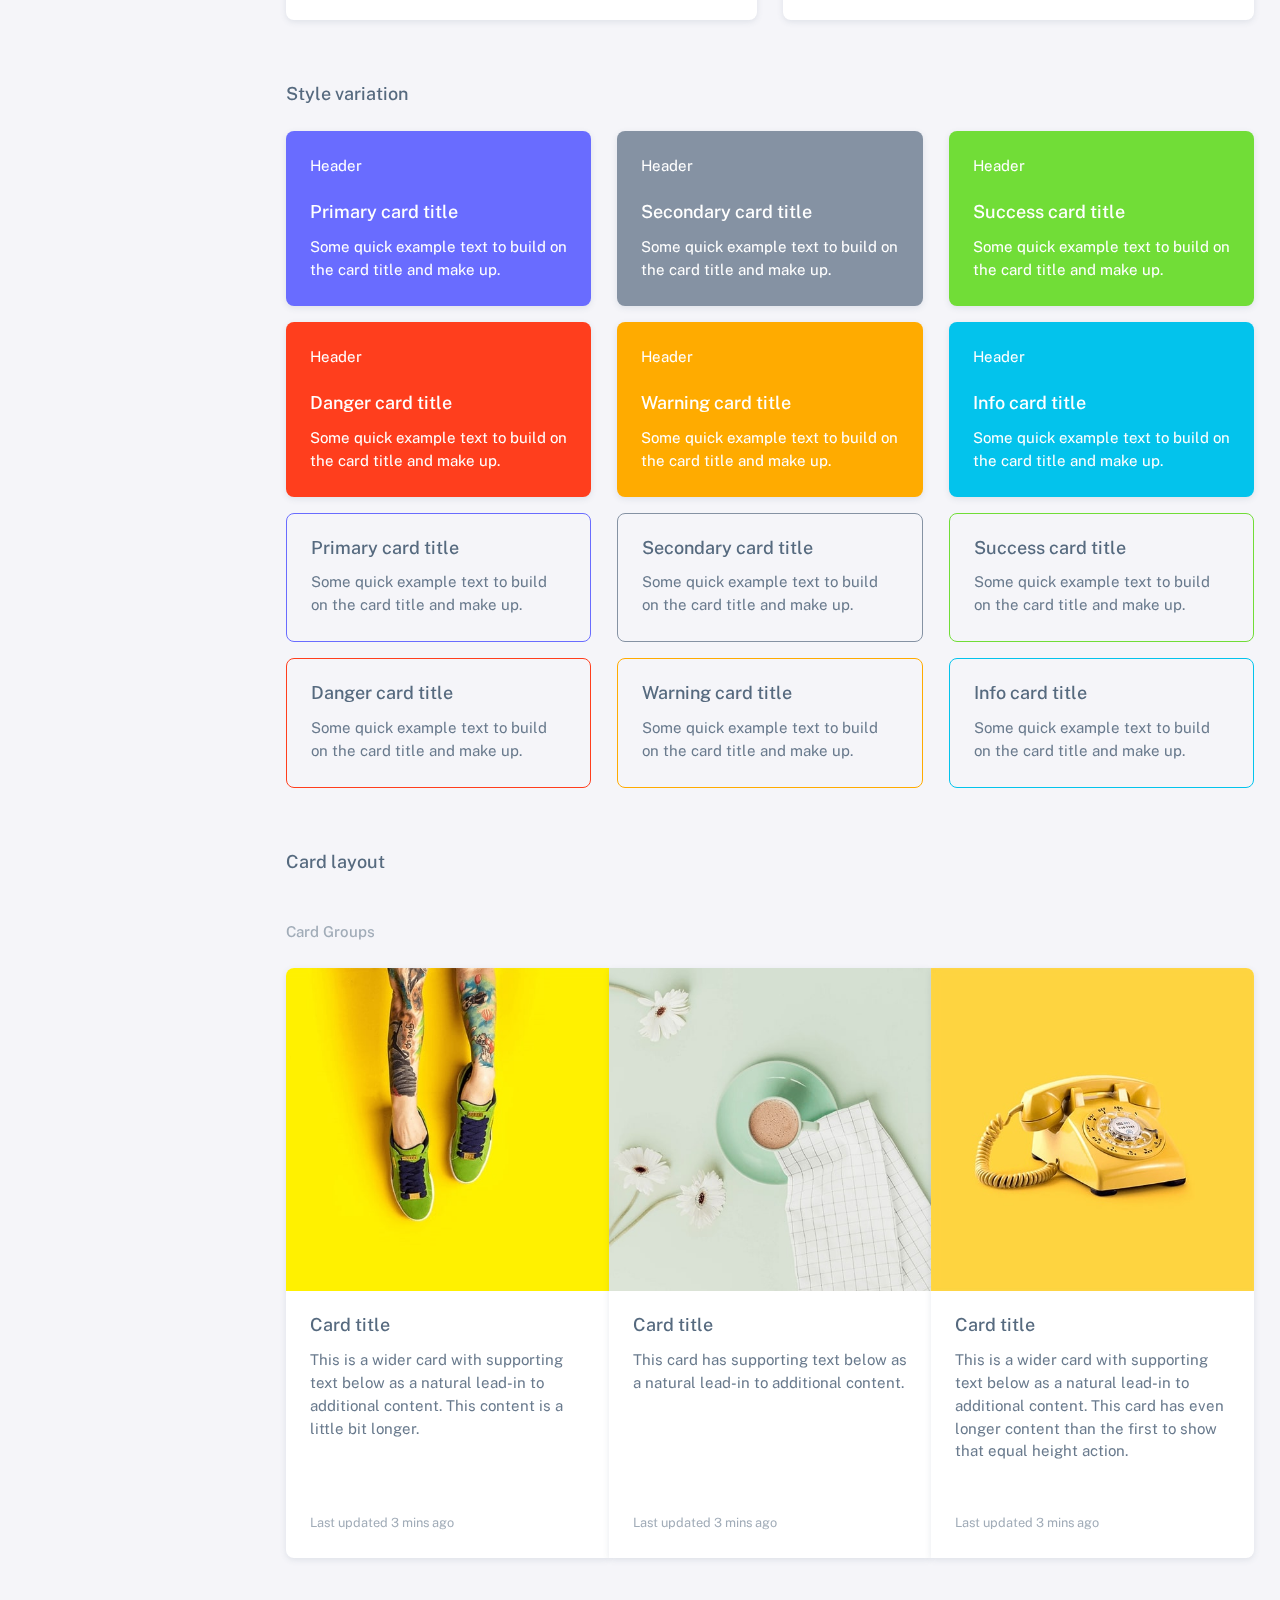
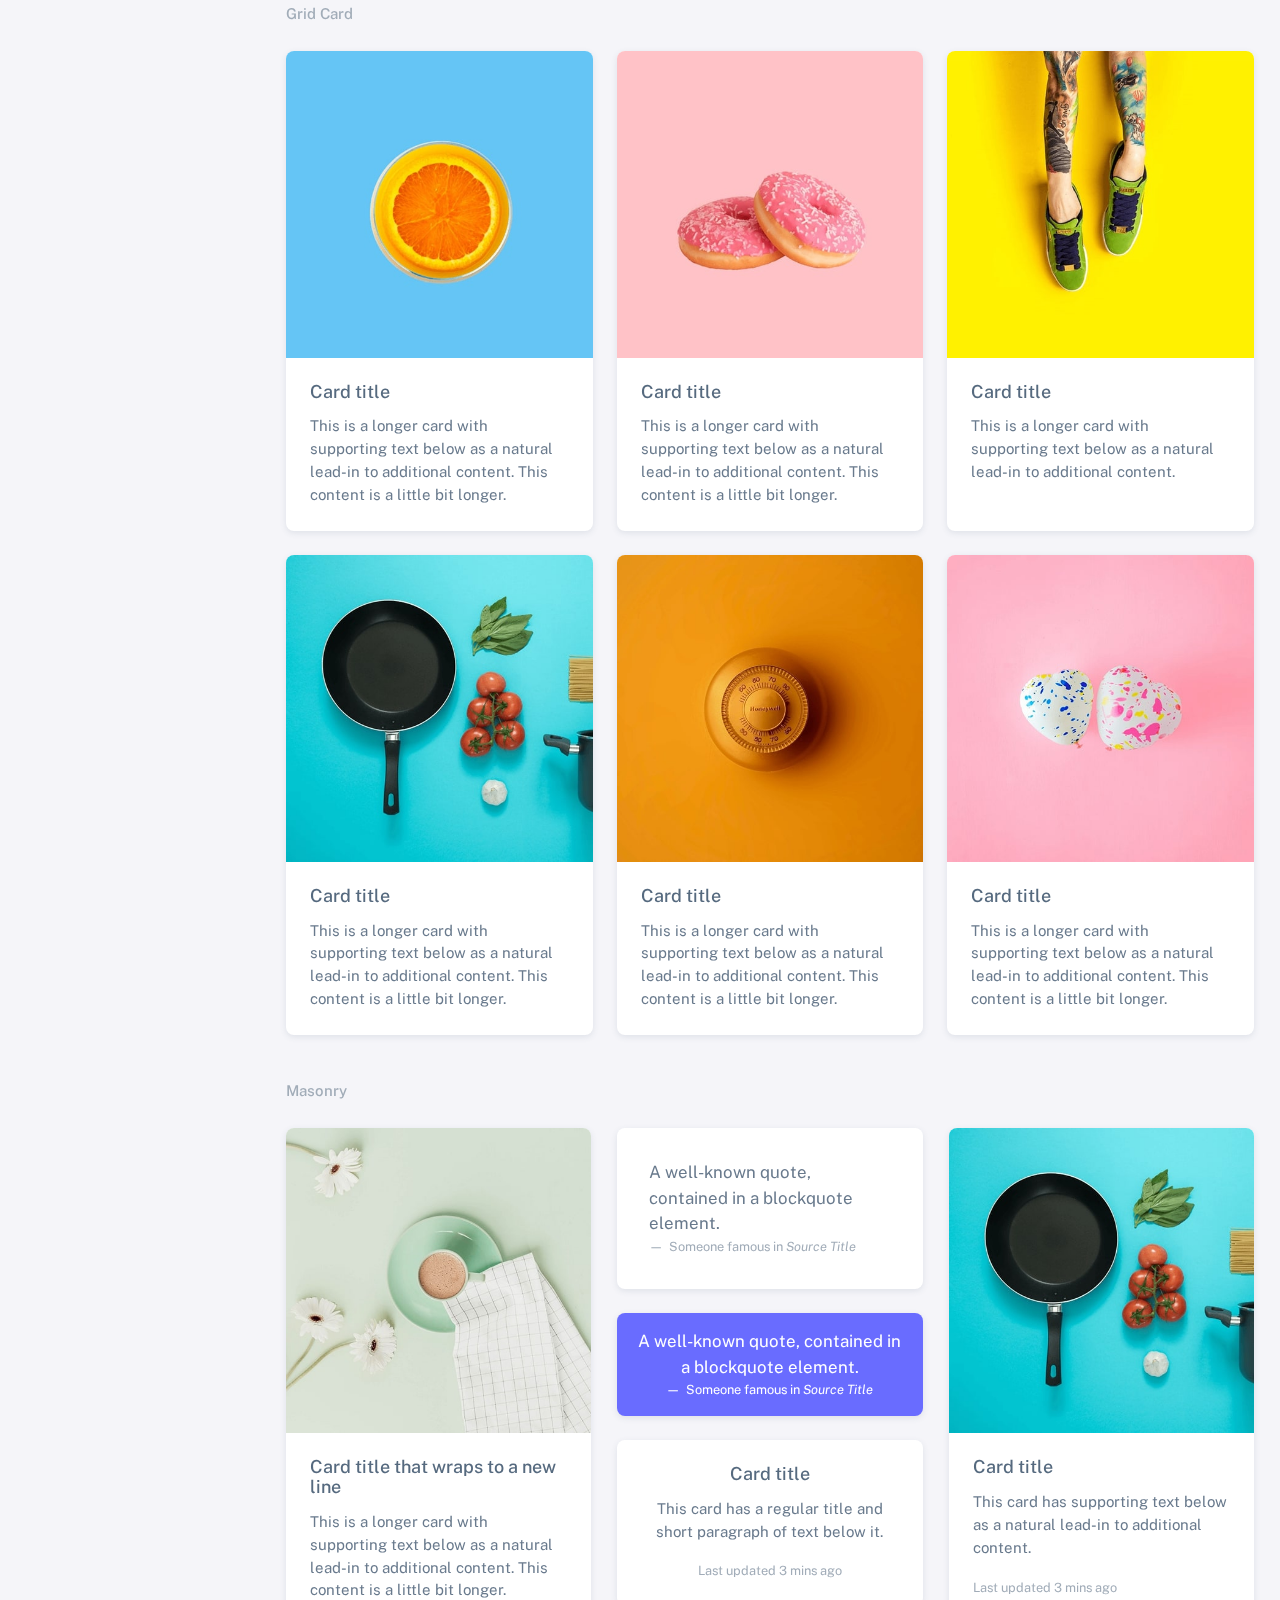
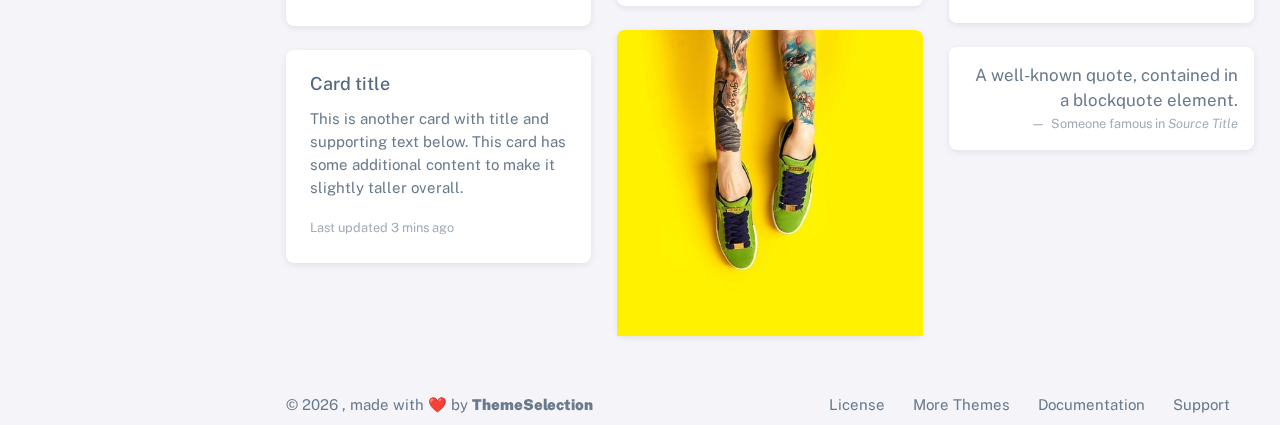
<file: EHospital/web/admin/html/cards-basic.html>
<!DOCTYPE html>

<!-- =========================================================
* Sneat - Bootstrap 5 HTML Admin Template - Pro | v1.0.0
==============================================================

* Product Page: https://themeselection.com/products/sneat-bootstrap-html-admin-template/
* Created by: ThemeSelection
* License: You must have a valid license purchased in order to legally use the theme for your project.
* Copyright ThemeSelection (https://themeselection.com)

=========================================================
 -->
<!-- beautify ignore:start -->
<html
  lang="en"
  class="light-style layout-menu-fixed"
  dir="ltr"
  data-theme="theme-default"
  data-assets-path="../assets/"
  data-template="vertical-menu-template-free"
>
  <head>
    <meta charset="utf-8" />
    <meta
      name="viewport"
      content="width=device-width, initial-scale=1.0, user-scalable=no, minimum-scale=1.0, maximum-scale=1.0"
    />

    <title>Cards basic - UI elements | Sneat - Bootstrap 5 HTML Admin Template - Pro</title>

    <meta name="description" content="" />

    <!-- Favicon -->
    <link rel="icon" type="image/x-icon" href="../assets/img/favicon/favicon.ico" />

    <!-- Fonts -->
    <link rel="preconnect" href="https://fonts.googleapis.com" />
    <link rel="preconnect" href="https://fonts.gstatic.com" crossorigin />
    <link
      href="https://fonts.googleapis.com/css2?family=Public+Sans:ital,wght@0,300;0,400;0,500;0,600;0,700;1,300;1,400;1,500;1,600;1,700&display=swap"
      rel="stylesheet"
    />

    <!-- Icons. Uncomment required icon fonts -->
    <link rel="stylesheet" href="../assets/vendor/fonts/boxicons.css" />

    <!-- Core CSS -->
    <link rel="stylesheet" href="../assets/vendor/css/core.css" class="template-customizer-core-css" />
    <link rel="stylesheet" href="../assets/vendor/css/theme-default.css" class="template-customizer-theme-css" />
    <link rel="stylesheet" href="../assets/css/demo.css" />

    <!-- Vendors CSS -->
    <link rel="stylesheet" href="../assets/vendor/libs/perfect-scrollbar/perfect-scrollbar.css" />

    <!-- Page CSS -->

    <!-- Helpers -->
    <script src="../assets/vendor/js/helpers.js"></script>

    <!--! Template customizer & Theme config files MUST be included after core stylesheets and helpers.js in the <head> section -->
    <!--? Config:  Mandatory theme config file contain global vars & default theme options, Set your preferred theme option in this file.  -->
    <script src="../assets/js/config.js"></script>
  </head>

  <body>
    <!-- Layout wrapper -->
    <div class="layout-wrapper layout-content-navbar">
      <div class="layout-container">
        <!-- Menu -->

        <aside id="layout-menu" class="layout-menu menu-vertical menu bg-menu-theme">
          <div class="app-brand demo">
            <a href="index.html" class="app-brand-link">
              <span class="app-brand-logo demo">
                <svg
                  width="25"
                  viewBox="0 0 25 42"
                  version="1.1"
                  xmlns="http://www.w3.org/2000/svg"
                  xmlns:xlink="http://www.w3.org/1999/xlink"
                >
                  <defs>
                    <path
                      d="M13.7918663,0.358365126 L3.39788168,7.44174259 C0.566865006,9.69408886 -0.379795268,12.4788597 0.557900856,15.7960551 C0.68998853,16.2305145 1.09562888,17.7872135 3.12357076,19.2293357 C3.8146334,19.7207684 5.32369333,20.3834223 7.65075054,21.2172976 L7.59773219,21.2525164 L2.63468769,24.5493413 C0.445452254,26.3002124 0.0884951797,28.5083815 1.56381646,31.1738486 C2.83770406,32.8170431 5.20850219,33.2640127 7.09180128,32.5391577 C8.347334,32.0559211 11.4559176,30.0011079 16.4175519,26.3747182 C18.0338572,24.4997857 18.6973423,22.4544883 18.4080071,20.2388261 C17.963753,17.5346866 16.1776345,15.5799961 13.0496516,14.3747546 L10.9194936,13.4715819 L18.6192054,7.984237 L13.7918663,0.358365126 Z"
                      id="path-1"
                    ></path>
                    <path
                      d="M5.47320593,6.00457225 C4.05321814,8.216144 4.36334763,10.0722806 6.40359441,11.5729822 C8.61520715,12.571656 10.0999176,13.2171421 10.8577257,13.5094407 L15.5088241,14.433041 L18.6192054,7.984237 C15.5364148,3.11535317 13.9273018,0.573395879 13.7918663,0.358365126 C13.5790555,0.511491653 10.8061687,2.3935607 5.47320593,6.00457225 Z"
                      id="path-3"
                    ></path>
                    <path
                      d="M7.50063644,21.2294429 L12.3234468,23.3159332 C14.1688022,24.7579751 14.397098,26.4880487 13.008334,28.506154 C11.6195701,30.5242593 10.3099883,31.790241 9.07958868,32.3040991 C5.78142938,33.4346997 4.13234973,34 4.13234973,34 C4.13234973,34 2.75489982,33.0538207 2.37032616e-14,31.1614621 C-0.55822714,27.8186216 -0.55822714,26.0572515 -4.05231404e-15,25.8773518 C0.83734071,25.6075023 2.77988457,22.8248993 3.3049379,22.52991 C3.65497346,22.3332504 5.05353963,21.8997614 7.50063644,21.2294429 Z"
                      id="path-4"
                    ></path>
                    <path
                      d="M20.6,7.13333333 L25.6,13.8 C26.2627417,14.6836556 26.0836556,15.9372583 25.2,16.6 C24.8538077,16.8596443 24.4327404,17 24,17 L14,17 C12.8954305,17 12,16.1045695 12,15 C12,14.5672596 12.1403557,14.1461923 12.4,13.8 L17.4,7.13333333 C18.0627417,6.24967773 19.3163444,6.07059163 20.2,6.73333333 C20.3516113,6.84704183 20.4862915,6.981722 20.6,7.13333333 Z"
                      id="path-5"
                    ></path>
                  </defs>
                  <g id="g-app-brand" stroke="none" stroke-width="1" fill="none" fill-rule="evenodd">
                    <g id="Brand-Logo" transform="translate(-27.000000, -15.000000)">
                      <g id="Icon" transform="translate(27.000000, 15.000000)">
                        <g id="Mask" transform="translate(0.000000, 8.000000)">
                          <mask id="mask-2" fill="white">
                            <use xlink:href="#path-1"></use>
                          </mask>
                          <use fill="#696cff" xlink:href="#path-1"></use>
                          <g id="Path-3" mask="url(#mask-2)">
                            <use fill="#696cff" xlink:href="#path-3"></use>
                            <use fill-opacity="0.2" fill="#FFFFFF" xlink:href="#path-3"></use>
                          </g>
                          <g id="Path-4" mask="url(#mask-2)">
                            <use fill="#696cff" xlink:href="#path-4"></use>
                            <use fill-opacity="0.2" fill="#FFFFFF" xlink:href="#path-4"></use>
                          </g>
                        </g>
                        <g
                          id="Triangle"
                          transform="translate(19.000000, 11.000000) rotate(-300.000000) translate(-19.000000, -11.000000) "
                        >
                          <use fill="#696cff" xlink:href="#path-5"></use>
                          <use fill-opacity="0.2" fill="#FFFFFF" xlink:href="#path-5"></use>
                        </g>
                      </g>
                    </g>
                  </g>
                </svg>
              </span>
              <span class="app-brand-text demo menu-text fw-bolder ms-2">Sneat</span>
            </a>

            <a href="javascript:void(0);" class="layout-menu-toggle menu-link text-large ms-auto d-block d-xl-none">
              <i class="bx bx-chevron-left bx-sm align-middle"></i>
            </a>
          </div>

          <div class="menu-inner-shadow"></div>

          <ul class="menu-inner py-1">
            <!-- Dashboard -->
            <li class="menu-item">
              <a href="index.html" class="menu-link">
                <i class="menu-icon tf-icons bx bx-home-circle"></i>
                <div data-i18n="Analytics">Dashboard</div>
              </a>
            </li>

            <!-- Layouts -->
            <li class="menu-item">
              <a href="javascript:void(0);" class="menu-link menu-toggle">
                <i class="menu-icon tf-icons bx bx-layout"></i>
                <div data-i18n="Layouts">Layouts</div>
              </a>

              <ul class="menu-sub">
                <li class="menu-item">
                  <a href="layouts-without-menu.html" class="menu-link">
                    <div data-i18n="Without menu">Without menu</div>
                  </a>
                </li>
                <li class="menu-item">
                  <a href="layouts-without-navbar.html" class="menu-link">
                    <div data-i18n="Without navbar">Without navbar</div>
                  </a>
                </li>
                <li class="menu-item">
                  <a href="layouts-container.html" class="menu-link">
                    <div data-i18n="Container">Container</div>
                  </a>
                </li>
                <li class="menu-item">
                  <a href="layouts-fluid.html" class="menu-link">
                    <div data-i18n="Fluid">Fluid</div>
                  </a>
                </li>
                <li class="menu-item">
                  <a href="layouts-blank.html" class="menu-link">
                    <div data-i18n="Blank">Blank</div>
                  </a>
                </li>
              </ul>
            </li>

            <li class="menu-header small text-uppercase">
              <span class="menu-header-text">Pages</span>
            </li>
            <li class="menu-item">
              <a href="javascript:void(0);" class="menu-link menu-toggle">
                <i class="menu-icon tf-icons bx bx-dock-top"></i>
                <div data-i18n="Account Settings">Account Settings</div>
              </a>
              <ul class="menu-sub">
                <li class="menu-item">
                  <a href="pages-account-settings-account.html" class="menu-link">
                    <div data-i18n="Account">Account</div>
                  </a>
                </li>
                <li class="menu-item">
                  <a href="pages-account-settings-notifications.html" class="menu-link">
                    <div data-i18n="Notifications">Notifications</div>
                  </a>
                </li>
                <li class="menu-item">
                  <a href="pages-account-settings-connections.html" class="menu-link">
                    <div data-i18n="Connections">Connections</div>
                  </a>
                </li>
              </ul>
            </li>
            <li class="menu-item">
              <a href="javascript:void(0);" class="menu-link menu-toggle">
                <i class="menu-icon tf-icons bx bx-lock-open-alt"></i>
                <div data-i18n="Authentications">Authentications</div>
              </a>
              <ul class="menu-sub">
                <li class="menu-item">
                  <a href="auth-login-basic.html" class="menu-link" target="_blank">
                    <div data-i18n="Basic">Login</div>
                  </a>
                </li>
                <li class="menu-item">
                  <a href="auth-register-basic.html" class="menu-link" target="_blank">
                    <div data-i18n="Basic">Register</div>
                  </a>
                </li>
                <li class="menu-item">
                  <a href="auth-forgot-password-basic.html" class="menu-link" target="_blank">
                    <div data-i18n="Basic">Forgot Password</div>
                  </a>
                </li>
              </ul>
            </li>
            <li class="menu-item">
              <a href="javascript:void(0);" class="menu-link menu-toggle">
                <i class="menu-icon tf-icons bx bx-cube-alt"></i>
                <div data-i18n="Misc">Misc</div>
              </a>
              <ul class="menu-sub">
                <li class="menu-item">
                  <a href="pages-misc-error.html" class="menu-link">
                    <div data-i18n="Error">Error</div>
                  </a>
                </li>
                <li class="menu-item">
                  <a href="pages-misc-under-maintenance.html" class="menu-link">
                    <div data-i18n="Under Maintenance">Under Maintenance</div>
                  </a>
                </li>
              </ul>
            </li>
            <!-- Components -->
            <li class="menu-header small text-uppercase"><span class="menu-header-text">Components</span></li>
            <!-- Cards -->
            <li class="menu-item active">
              <a href="cards-basic.html" class="menu-link">
                <i class="menu-icon tf-icons bx bx-collection"></i>
                <div data-i18n="Basic">Cards</div>
              </a>
            </li>
            <!-- User interface -->
            <li class="menu-item">
              <a href="javascript:void(0)" class="menu-link menu-toggle">
                <i class="menu-icon tf-icons bx bx-box"></i>
                <div data-i18n="User interface">User interface</div>
              </a>
              <ul class="menu-sub">
                <li class="menu-item">
                  <a href="ui-accordion.html" class="menu-link">
                    <div data-i18n="Accordion">Accordion</div>
                  </a>
                </li>
                <li class="menu-item">
                  <a href="ui-alerts.html" class="menu-link">
                    <div data-i18n="Alerts">Alerts</div>
                  </a>
                </li>
                <li class="menu-item">
                  <a href="ui-badges.html" class="menu-link">
                    <div data-i18n="Badges">Badges</div>
                  </a>
                </li>
                <li class="menu-item">
                  <a href="ui-buttons.html" class="menu-link">
                    <div data-i18n="Buttons">Buttons</div>
                  </a>
                </li>
                <li class="menu-item">
                  <a href="ui-carousel.html" class="menu-link">
                    <div data-i18n="Carousel">Carousel</div>
                  </a>
                </li>
                <li class="menu-item">
                  <a href="ui-collapse.html" class="menu-link">
                    <div data-i18n="Collapse">Collapse</div>
                  </a>
                </li>
                <li class="menu-item">
                  <a href="ui-dropdowns.html" class="menu-link">
                    <div data-i18n="Dropdowns">Dropdowns</div>
                  </a>
                </li>
                <li class="menu-item">
                  <a href="ui-footer.html" class="menu-link">
                    <div data-i18n="Footer">Footer</div>
                  </a>
                </li>
                <li class="menu-item">
                  <a href="ui-list-groups.html" class="menu-link">
                    <div data-i18n="List Groups">List groups</div>
                  </a>
                </li>
                <li class="menu-item">
                  <a href="ui-modals.html" class="menu-link">
                    <div data-i18n="Modals">Modals</div>
                  </a>
                </li>
                <li class="menu-item">
                  <a href="ui-navbar.html" class="menu-link">
                    <div data-i18n="Navbar">Navbar</div>
                  </a>
                </li>
                <li class="menu-item">
                  <a href="ui-offcanvas.html" class="menu-link">
                    <div data-i18n="Offcanvas">Offcanvas</div>
                  </a>
                </li>
                <li class="menu-item">
                  <a href="ui-pagination-breadcrumbs.html" class="menu-link">
                    <div data-i18n="Pagination &amp; Breadcrumbs">Pagination &amp; Breadcrumbs</div>
                  </a>
                </li>
                <li class="menu-item">
                  <a href="ui-progress.html" class="menu-link">
                    <div data-i18n="Progress">Progress</div>
                  </a>
                </li>
                <li class="menu-item">
                  <a href="ui-spinners.html" class="menu-link">
                    <div data-i18n="Spinners">Spinners</div>
                  </a>
                </li>
                <li class="menu-item">
                  <a href="ui-tabs-pills.html" class="menu-link">
                    <div data-i18n="Tabs &amp; Pills">Tabs &amp; Pills</div>
                  </a>
                </li>
                <li class="menu-item">
                  <a href="ui-toasts.html" class="menu-link">
                    <div data-i18n="Toasts">Toasts</div>
                  </a>
                </li>
                <li class="menu-item">
                  <a href="ui-tooltips-popovers.html" class="menu-link">
                    <div data-i18n="Tooltips & Popovers">Tooltips &amp; popovers</div>
                  </a>
                </li>
                <li class="menu-item">
                  <a href="ui-typography.html" class="menu-link">
                    <div data-i18n="Typography">Typography</div>
                  </a>
                </li>
              </ul>
            </li>

            <!-- Extended components -->
            <li class="menu-item">
              <a href="javascript:void(0)" class="menu-link menu-toggle">
                <i class="menu-icon tf-icons bx bx-copy"></i>
                <div data-i18n="Extended UI">Extended UI</div>
              </a>
              <ul class="menu-sub">
                <li class="menu-item">
                  <a href="extended-ui-perfect-scrollbar.html" class="menu-link">
                    <div data-i18n="Perfect Scrollbar">Perfect scrollbar</div>
                  </a>
                </li>
                <li class="menu-item">
                  <a href="extended-ui-text-divider.html" class="menu-link">
                    <div data-i18n="Text Divider">Text Divider</div>
                  </a>
                </li>
              </ul>
            </li>

            <li class="menu-item">
              <a href="icons-boxicons.html" class="menu-link">
                <i class="menu-icon tf-icons bx bx-crown"></i>
                <div data-i18n="Boxicons">Boxicons</div>
              </a>
            </li>

            <!-- Forms & Tables -->
            <li class="menu-header small text-uppercase"><span class="menu-header-text">Forms &amp; Tables</span></li>
            <!-- Forms -->
            <li class="menu-item">
              <a href="javascript:void(0);" class="menu-link menu-toggle">
                <i class="menu-icon tf-icons bx bx-detail"></i>
                <div data-i18n="Form Elements">Form Elements</div>
              </a>
              <ul class="menu-sub">
                <li class="menu-item">
                  <a href="forms-basic-inputs.html" class="menu-link">
                    <div data-i18n="Basic Inputs">Basic Inputs</div>
                  </a>
                </li>
                <li class="menu-item">
                  <a href="forms-input-groups.html" class="menu-link">
                    <div data-i18n="Input groups">Input groups</div>
                  </a>
                </li>
              </ul>
            </li>
            <li class="menu-item">
              <a href="javascript:void(0);" class="menu-link menu-toggle">
                <i class="menu-icon tf-icons bx bx-detail"></i>
                <div data-i18n="Form Layouts">Form Layouts</div>
              </a>
              <ul class="menu-sub">
                <li class="menu-item">
                  <a href="form-layouts-vertical.html" class="menu-link">
                    <div data-i18n="Vertical Form">Vertical Form</div>
                  </a>
                </li>
                <li class="menu-item">
                  <a href="form-layouts-horizontal.html" class="menu-link">
                    <div data-i18n="Horizontal Form">Horizontal Form</div>
                  </a>
                </li>
              </ul>
            </li>
            <!-- Tables -->
            <li class="menu-item">
              <a href="tables-basic.html" class="menu-link">
                <i class="menu-icon tf-icons bx bx-table"></i>
                <div data-i18n="Tables">Tables</div>
              </a>
            </li>
            <!-- Misc -->
            <li class="menu-header small text-uppercase"><span class="menu-header-text">Misc</span></li>
            <li class="menu-item">
              <a
                href="https://github.com/themeselection/sneat-html-admin-template-free/issues"
                target="_blank"
                class="menu-link"
              >
                <i class="menu-icon tf-icons bx bx-support"></i>
                <div data-i18n="Support">Support</div>
              </a>
            </li>
            <li class="menu-item">
              <a
                href="https://themeselection.com/demo/sneat-bootstrap-html-admin-template/documentation/"
                target="_blank"
                class="menu-link"
              >
                <i class="menu-icon tf-icons bx bx-file"></i>
                <div data-i18n="Documentation">Documentation</div>
              </a>
            </li>
          </ul>
        </aside>
        <!-- / Menu -->

        <!-- Layout container -->
        <div class="layout-page">
          <!-- Navbar -->

          <nav
            class="layout-navbar container-xxl navbar navbar-expand-xl navbar-detached align-items-center bg-navbar-theme"
            id="layout-navbar"
          >
            <div class="layout-menu-toggle navbar-nav align-items-xl-center me-3 me-xl-0 d-xl-none">
              <a class="nav-item nav-link px-0 me-xl-4" href="javascript:void(0)">
                <i class="bx bx-menu bx-sm"></i>
              </a>
            </div>

            <div class="navbar-nav-right d-flex align-items-center" id="navbar-collapse">
              <!-- Search -->
              <div class="navbar-nav align-items-center">
                <div class="nav-item d-flex align-items-center">
                  <i class="bx bx-search fs-4 lh-0"></i>
                  <input
                    type="text"
                    class="form-control border-0 shadow-none"
                    placeholder="Search..."
                    aria-label="Search..."
                  />
                </div>
              </div>
              <!-- /Search -->

              <ul class="navbar-nav flex-row align-items-center ms-auto">
                <!-- Place this tag where you want the button to render. -->
                <li class="nav-item lh-1 me-3">
                  <a
                    class="github-button"
                    href="https://github.com/themeselection/sneat-html-admin-template-free"
                    data-icon="octicon-star"
                    data-size="large"
                    data-show-count="true"
                    aria-label="Star themeselection/sneat-html-admin-template-free on GitHub"
                    >Star</a
                  >
                </li>

                <!-- User -->
                <li class="nav-item navbar-dropdown dropdown-user dropdown">
                  <a class="nav-link dropdown-toggle hide-arrow" href="javascript:void(0);" data-bs-toggle="dropdown">
                    <div class="avatar avatar-online">
                      <img src="../assets/img/avatars/1.png" alt class="w-px-40 h-auto rounded-circle" />
                    </div>
                  </a>
                  <ul class="dropdown-menu dropdown-menu-end">
                    <li>
                      <a class="dropdown-item" href="#">
                        <div class="d-flex">
                          <div class="flex-shrink-0 me-3">
                            <div class="avatar avatar-online">
                              <img src="../assets/img/avatars/1.png" alt class="w-px-40 h-auto rounded-circle" />
                            </div>
                          </div>
                          <div class="flex-grow-1">
                            <span class="fw-semibold d-block">John Doe</span>
                            <small class="text-muted">Admin</small>
                          </div>
                        </div>
                      </a>
                    </li>
                    <li>
                      <div class="dropdown-divider"></div>
                    </li>
                    <li>
                      <a class="dropdown-item" href="#">
                        <i class="bx bx-user me-2"></i>
                        <span class="align-middle">My Profile</span>
                      </a>
                    </li>
                    <li>
                      <a class="dropdown-item" href="#">
                        <i class="bx bx-cog me-2"></i>
                        <span class="align-middle">Settings</span>
                      </a>
                    </li>
                    <li>
                      <a class="dropdown-item" href="#">
                        <span class="d-flex align-items-center align-middle">
                          <i class="flex-shrink-0 bx bx-credit-card me-2"></i>
                          <span class="flex-grow-1 align-middle">Billing</span>
                          <span class="flex-shrink-0 badge badge-center rounded-pill bg-danger w-px-20 h-px-20">4</span>
                        </span>
                      </a>
                    </li>
                    <li>
                      <div class="dropdown-divider"></div>
                    </li>
                    <li>
                      <a class="dropdown-item" href="auth-login-basic.html">
                        <i class="bx bx-power-off me-2"></i>
                        <span class="align-middle">Log Out</span>
                      </a>
                    </li>
                  </ul>
                </li>
                <!--/ User -->
              </ul>
            </div>
          </nav>

          <!-- / Navbar -->

          <!-- Content wrapper -->
          <div class="content-wrapper">
            <!-- Content -->

            <div class="container-xxl flex-grow-1 container-p-y">
              <h4 class="fw-bold py-3 mb-4"><span class="text-muted fw-light">UI Elements /</span> Cards Basic</h4>

              <!-- Examples -->
              <div class="row mb-5">
                <div class="col-md-6 col-lg-4 mb-3">
                  <div class="card h-100">
                    <img class="card-img-top" src="../assets/img/elements/2.jpg" alt="Card image cap" />
                    <div class="card-body">
                      <h5 class="card-title">Card title</h5>
                      <p class="card-text">
                        Some quick example text to build on the card title and make up the bulk of the card's content.
                      </p>
                      <a href="javascript:void(0)" class="btn btn-outline-primary">Go somewhere</a>
                    </div>
                  </div>
                </div>
                <div class="col-md-6 col-lg-4 mb-3">
                  <div class="card h-100">
                    <div class="card-body">
                      <h5 class="card-title">Card title</h5>
                      <h6 class="card-subtitle text-muted">Support card subtitle</h6>
                    </div>
                    <img class="img-fluid" src="../assets/img/elements/13.jpg" alt="Card image cap" />
                    <div class="card-body">
                      <p class="card-text">Bear claw sesame snaps gummies chocolate.</p>
                      <a href="javascript:void(0);" class="card-link">Card link</a>
                      <a href="javascript:void(0);" class="card-link">Another link</a>
                    </div>
                  </div>
                </div>
                <div class="col-md-6 col-lg-4 mb-3">
                  <div class="card h-100">
                    <div class="card-body">
                      <h5 class="card-title">Card title</h5>
                      <h6 class="card-subtitle text-muted">Support card subtitle</h6>
                      <img
                        class="img-fluid d-flex mx-auto my-4"
                        src="../assets/img/elements/4.jpg"
                        alt="Card image cap"
                      />
                      <p class="card-text">Bear claw sesame snaps gummies chocolate.</p>
                      <a href="javascript:void(0);" class="card-link">Card link</a>
                      <a href="javascript:void(0);" class="card-link">Another link</a>
                    </div>
                  </div>
                </div>
              </div>
              <!-- Examples -->

              <!-- Content types -->
              <h5 class="pb-1 mb-4">Content types</h5>

              <div class="row mb-5">
                <div class="col-md-6 col-lg-4">
                  <h6 class="mt-2 text-muted">Body</h6>
                  <div class="card mb-4">
                    <div class="card-body">
                      <p class="card-text">
                        This is some text within a card body. Jelly lemon drops tiramisu chocolate cake cotton candy
                        soufflé oat cake sweet roll. Sugar plum marzipan dragée topping cheesecake chocolate bar. Danish
                        muffin icing donut.
                      </p>
                    </div>
                  </div>
                  <h6 class="mt-2 text-muted">Titles, text, and links</h6>
                  <div class="card mb-4">
                    <div class="card-body">
                      <h5 class="card-title">Card title</h5>
                      <div class="card-subtitle text-muted mb-3">Card subtitle</div>
                      <p class="card-text">
                        Some quick example text to build on the card title and make up the bulk of the card's content.
                      </p>
                      <a href="javascript:void(0)" class="card-link">Card link</a>
                      <a href="javascript:void(0)" class="card-link">Another link</a>
                    </div>
                  </div>
                  <h6 class="mt-2 text-muted">List groups</h6>
                  <div class="card mb-4">
                    <ul class="list-group list-group-flush">
                      <li class="list-group-item">Cras justo odio</li>
                      <li class="list-group-item">Dapibus ac facilisis in</li>
                      <li class="list-group-item">Vestibulum at eros</li>
                    </ul>
                  </div>
                </div>
                <div class="col-md-6 col-lg-4">
                  <h6 class="mt-2 text-muted">Images</h6>
                  <div class="card mb-4">
                    <img class="card-img-top" src="../assets/img/elements/5.jpg" alt="Card image cap" />
                    <div class="card-body">
                      <p class="card-text">
                        Some quick example text to build on the card title and make up the bulk of the card's content.
                      </p>
                      <p class="card-text">
                        Cookie topping caramels jujubes gingerbread. Lollipop apple pie cupcake candy canes cookie ice
                        cream. Wafer chocolate bar carrot cake jelly-o.
                      </p>
                    </div>
                  </div>
                </div>
                <div class="col-md-6 col-lg-4">
                  <h6 class="mt-2 text-muted">Kitchen sink</h6>
                  <div class="card">
                    <img class="card-img-top" src="../assets/img/elements/7.jpg" alt="Card image cap" />
                    <div class="card-body">
                      <h5 class="card-title">Card title</h5>
                      <p class="card-text">Some quick example text to build on the card title.</p>
                    </div>
                    <ul class="list-group list-group-flush">
                      <li class="list-group-item">Cras justo odio</li>
                      <li class="list-group-item">Vestibulum at eros</li>
                    </ul>
                    <div class="card-body">
                      <a href="javascript:void(0)" class="card-link">Card link</a>
                      <a href="javascript:void(0)" class="card-link">Another link</a>
                    </div>
                  </div>
                </div>
              </div>

              <h6 class="pb-1 mb-4 text-muted">Header and footer</h6>
              <div class="row mb-5">
                <div class="col-md-6 col-lg-4 mb-3">
                  <div class="card">
                    <div class="card-header">Featured</div>
                    <div class="card-body">
                      <h5 class="card-title">Special title treatment</h5>
                      <p class="card-text">
                        With supporting text below as a natural lead-in to additional content natural lead-in to
                        additional content.
                      </p>
                      <a href="javascript:void(0)" class="btn btn-primary">Go somewhere</a>
                    </div>
                  </div>
                </div>
                <div class="col-md-6 col-lg-4 mb-3">
                  <div class="card">
                    <h5 class="card-header">Quote</h5>
                    <div class="card-body">
                      <blockquote class="blockquote mb-0">
                        <p>
                          Lorem ipsum dolor sit amet, consectetur adipiscing elit. Integer posuere erat a ante.Lorem
                          ipsum dolor sit amet, consectetur.
                        </p>
                        <footer class="blockquote-footer">
                          Someone famous in
                          <cite title="Source Title">Source Title</cite>
                        </footer>
                      </blockquote>
                    </div>
                  </div>
                </div>
                <div class="col-md-6 col-lg-4 mb-3">
                  <div class="card text-center">
                    <div class="card-header">Featured</div>
                    <div class="card-body">
                      <h5 class="card-title">Special title treatment</h5>
                      <p class="card-text">With supporting text below as a natural.</p>
                      <a href="javascript:void(0)" class="btn btn-primary">Go somewhere</a>
                    </div>
                    <div class="card-footer text-muted">2 days ago</div>
                  </div>
                </div>
              </div>
              <!--/ Content types -->

              <!-- Text alignment -->
              <h5 class="pb-1 mb-4">Text alignment</h5>
              <div class="row mb-5">
                <div class="col-md-6 col-lg-4">
                  <div class="card mb-3">
                    <div class="card-body">
                      <h5 class="card-title">Special title treatment</h5>
                      <p class="card-text">With supporting text below as a natural lead-in to additional content.</p>
                      <a href="javascript:void(0)" class="btn btn-primary">Go somewhere</a>
                    </div>
                  </div>
                </div>
                <div class="col-md-6 col-lg-4">
                  <div class="card text-center mb-3">
                    <div class="card-body">
                      <h5 class="card-title">Special title treatment</h5>
                      <p class="card-text">With supporting text below as a natural lead-in to additional content.</p>
                      <a href="javascript:void(0)" class="btn btn-primary">Go somewhere</a>
                    </div>
                  </div>
                </div>
                <div class="col-md-6 col-lg-4">
                  <div class="card text-end mb-3">
                    <div class="card-body">
                      <h5 class="card-title">Special title treatment</h5>
                      <p class="card-text">With supporting text below as a natural lead-in to additional content.</p>
                      <a href="javascript:void(0)" class="btn btn-primary">Go somewhere</a>
                    </div>
                  </div>
                </div>
              </div>
              <!--/ Text alignment -->

              <!-- Images -->
              <h5 class="pb-1 mb-4">Images caps & overlay</h5>
              <div class="row mb-5">
                <div class="col-md-6 col-xl-4">
                  <div class="card mb-3">
                    <img class="card-img-top" src="../assets/img/elements/18.jpg" alt="Card image cap" />
                    <div class="card-body">
                      <h5 class="card-title">Card title</h5>
                      <p class="card-text">
                        This is a wider card with supporting text below as a natural lead-in to additional content. This
                        content is a little bit longer.
                      </p>
                      <p class="card-text">
                        <small class="text-muted">Last updated 3 mins ago</small>
                      </p>
                    </div>
                  </div>
                </div>
                <div class="col-md-6 col-xl-4">
                  <div class="card mb-3">
                    <div class="card-body">
                      <h5 class="card-title">Card title</h5>
                      <p class="card-text">
                        This is a wider card with supporting text below as a natural lead-in to additional content. This
                        content is a little bit longer.
                      </p>
                      <p class="card-text">
                        <small class="text-muted">Last updated 3 mins ago</small>
                      </p>
                    </div>
                    <img class="card-img-bottom" src="../assets/img/elements/1.jpg" alt="Card image cap" />
                  </div>
                </div>
                <div class="col-md-6 col-xl-4">
                  <div class="card bg-dark border-0 text-white">
                    <img class="card-img" src="../assets/img/elements/11.jpg" alt="Card image" />
                    <div class="card-img-overlay">
                      <h5 class="card-title">Card title</h5>
                      <p class="card-text">
                        This is a wider card with supporting text below as a natural lead-in to additional content. This
                        content is a little bit longer.
                      </p>
                      <p class="card-text">Last updated 3 mins ago</p>
                    </div>
                  </div>
                </div>
              </div>
              <!--/ Images -->

              <!-- Horizontal -->
              <h5 class="pb-1 mb-4">Horizontal</h5>
              <div class="row mb-5">
                <div class="col-md">
                  <div class="card mb-3">
                    <div class="row g-0">
                      <div class="col-md-4">
                        <img class="card-img card-img-left" src="../assets/img/elements/12.jpg" alt="Card image" />
                      </div>
                      <div class="col-md-8">
                        <div class="card-body">
                          <h5 class="card-title">Card title</h5>
                          <p class="card-text">
                            This is a wider card with supporting text below as a natural lead-in to additional content.
                            This content is a little bit longer.
                          </p>
                          <p class="card-text"><small class="text-muted">Last updated 3 mins ago</small></p>
                        </div>
                      </div>
                    </div>
                  </div>
                </div>
                <div class="col-md">
                  <div class="card mb-3">
                    <div class="row g-0">
                      <div class="col-md-8">
                        <div class="card-body">
                          <h5 class="card-title">Card title</h5>
                          <p class="card-text">
                            This is a wider card with supporting text below as a natural lead-in to additional content.
                            This content is a little bit longer.
                          </p>
                          <p class="card-text"><small class="text-muted">Last updated 3 mins ago</small></p>
                        </div>
                      </div>
                      <div class="col-md-4">
                        <img class="card-img card-img-right" src="../assets/img/elements/17.jpg" alt="Card image" />
                      </div>
                    </div>
                  </div>
                </div>
              </div>
              <!--/ Horizontal -->

              <!-- Style variation -->
              <h5 class="pb-1 mb-4">Style variation</h5>
              <div class="row">
                <div class="col-md-6 col-xl-4">
                  <div class="card bg-primary text-white mb-3">
                    <div class="card-header">Header</div>
                    <div class="card-body">
                      <h5 class="card-title text-white">Primary card title</h5>
                      <p class="card-text">Some quick example text to build on the card title and make up.</p>
                    </div>
                  </div>
                </div>
                <div class="col-md-6 col-xl-4">
                  <div class="card bg-secondary text-white mb-3">
                    <div class="card-header">Header</div>
                    <div class="card-body">
                      <h5 class="card-title text-white">Secondary card title</h5>
                      <p class="card-text">Some quick example text to build on the card title and make up.</p>
                    </div>
                  </div>
                </div>
                <div class="col-md-6 col-xl-4">
                  <div class="card bg-success text-white mb-3">
                    <div class="card-header">Header</div>
                    <div class="card-body">
                      <h5 class="card-title text-white">Success card title</h5>
                      <p class="card-text">Some quick example text to build on the card title and make up.</p>
                    </div>
                  </div>
                </div>
                <div class="col-md-6 col-xl-4">
                  <div class="card bg-danger text-white mb-3">
                    <div class="card-header">Header</div>
                    <div class="card-body">
                      <h5 class="card-title text-white">Danger card title</h5>
                      <p class="card-text">Some quick example text to build on the card title and make up.</p>
                    </div>
                  </div>
                </div>
                <div class="col-md-6 col-xl-4">
                  <div class="card bg-warning text-white mb-3">
                    <div class="card-header">Header</div>
                    <div class="card-body">
                      <h5 class="card-title text-white">Warning card title</h5>
                      <p class="card-text">Some quick example text to build on the card title and make up.</p>
                    </div>
                  </div>
                </div>
                <div class="col-md-6 col-xl-4">
                  <div class="card bg-info text-white mb-3">
                    <div class="card-header">Header</div>
                    <div class="card-body">
                      <h5 class="card-title text-white">Info card title</h5>
                      <p class="card-text">Some quick example text to build on the card title and make up.</p>
                    </div>
                  </div>
                </div>
              </div>
              <!-- Outline -->
              <div class="row">
                <div class="col-md-6 col-xl-4">
                  <div class="card shadow-none bg-transparent border border-primary mb-3">
                    <div class="card-body">
                      <h5 class="card-title">Primary card title</h5>
                      <p class="card-text">Some quick example text to build on the card title and make up.</p>
                    </div>
                  </div>
                </div>
                <div class="col-md-6 col-xl-4">
                  <div class="card shadow-none bg-transparent border border-secondary mb-3">
                    <div class="card-body">
                      <h5 class="card-title">Secondary card title</h5>
                      <p class="card-text">Some quick example text to build on the card title and make up.</p>
                    </div>
                  </div>
                </div>
                <div class="col-md-6 col-xl-4">
                  <div class="card shadow-none bg-transparent border border-success mb-3">
                    <div class="card-body">
                      <h5 class="card-title">Success card title</h5>
                      <p class="card-text">Some quick example text to build on the card title and make up.</p>
                    </div>
                  </div>
                </div>
                <div class="col-md-6 col-xl-4">
                  <div class="card shadow-none bg-transparent border border-danger mb-3">
                    <div class="card-body">
                      <h5 class="card-title">Danger card title</h5>
                      <p class="card-text">Some quick example text to build on the card title and make up.</p>
                    </div>
                  </div>
                </div>
                <div class="col-md-6 col-xl-4">
                  <div class="card shadow-none bg-transparent border border-warning mb-3">
                    <div class="card-body">
                      <h5 class="card-title">Warning card title</h5>
                      <p class="card-text">Some quick example text to build on the card title and make up.</p>
                    </div>
                  </div>
                </div>
                <div class="col-md-6 col-xl-4">
                  <div class="card shadow-none bg-transparent border border-info mb-3">
                    <div class="card-body">
                      <h5 class="card-title">Info card title</h5>
                      <p class="card-text">Some quick example text to build on the card title and make up.</p>
                    </div>
                  </div>
                </div>
              </div>
              <!--/ Style variation -->

              <!-- Card layout -->
              <h5 class="pb-1 my-5">Card layout</h5>

              <!-- Card Groups -->
              <h6 class="pb-1 mb-4 text-muted">Card Groups</h6>
              <div class="card-group mb-5">
                <div class="card">
                  <img class="card-img-top" src="../assets/img/elements/4.jpg" alt="Card image cap" />
                  <div class="card-body">
                    <h5 class="card-title">Card title</h5>
                    <p class="card-text">
                      This is a wider card with supporting text below as a natural lead-in to additional content. This
                      content is a little bit longer.
                    </p>
                  </div>
                  <div class="card-footer">
                    <small class="text-muted">Last updated 3 mins ago</small>
                  </div>
                </div>
                <div class="card">
                  <img class="card-img-top" src="../assets/img/elements/5.jpg" alt="Card image cap" />
                  <div class="card-body">
                    <h5 class="card-title">Card title</h5>
                    <p class="card-text">
                      This card has supporting text below as a natural lead-in to additional content.
                    </p>
                  </div>
                  <div class="card-footer">
                    <small class="text-muted">Last updated 3 mins ago</small>
                  </div>
                </div>
                <div class="card">
                  <img class="card-img-top" src="../assets/img/elements/1.jpg" alt="Card image cap" />
                  <div class="card-body">
                    <h5 class="card-title">Card title</h5>
                    <p class="card-text">
                      This is a wider card with supporting text below as a natural lead-in to additional content. This
                      card has even longer content than the first to show that equal height action.
                    </p>
                  </div>
                  <div class="card-footer">
                    <small class="text-muted">Last updated 3 mins ago</small>
                  </div>
                </div>
              </div>

              <!-- Grid Card -->
              <h6 class="pb-1 mb-4 text-muted">Grid Card</h6>
              <div class="row row-cols-1 row-cols-md-3 g-4 mb-5">
                <div class="col">
                  <div class="card h-100">
                    <img class="card-img-top" src="../assets/img/elements/2.jpg" alt="Card image cap" />
                    <div class="card-body">
                      <h5 class="card-title">Card title</h5>
                      <p class="card-text">
                        This is a longer card with supporting text below as a natural lead-in to additional content.
                        This content is a little bit longer.
                      </p>
                    </div>
                  </div>
                </div>
                <div class="col">
                  <div class="card h-100">
                    <img class="card-img-top" src="../assets/img/elements/13.jpg" alt="Card image cap" />
                    <div class="card-body">
                      <h5 class="card-title">Card title</h5>
                      <p class="card-text">
                        This is a longer card with supporting text below as a natural lead-in to additional content.
                        This content is a little bit longer.
                      </p>
                    </div>
                  </div>
                </div>
                <div class="col">
                  <div class="card h-100">
                    <img class="card-img-top" src="../assets/img/elements/4.jpg" alt="Card image cap" />
                    <div class="card-body">
                      <h5 class="card-title">Card title</h5>
                      <p class="card-text">
                        This is a longer card with supporting text below as a natural lead-in to additional content.
                      </p>
                    </div>
                  </div>
                </div>
                <div class="col">
                  <div class="card h-100">
                    <img class="card-img-top" src="../assets/img/elements/18.jpg" alt="Card image cap" />
                    <div class="card-body">
                      <h5 class="card-title">Card title</h5>
                      <p class="card-text">
                        This is a longer card with supporting text below as a natural lead-in to additional content.
                        This content is a little bit longer.
                      </p>
                    </div>
                  </div>
                </div>
                <div class="col">
                  <div class="card h-100">
                    <img class="card-img-top" src="../assets/img/elements/19.jpg" alt="Card image cap" />
                    <div class="card-body">
                      <h5 class="card-title">Card title</h5>
                      <p class="card-text">
                        This is a longer card with supporting text below as a natural lead-in to additional content.
                        This content is a little bit longer.
                      </p>
                    </div>
                  </div>
                </div>
                <div class="col">
                  <div class="card h-100">
                    <img class="card-img-top" src="../assets/img/elements/20.jpg" alt="Card image cap" />
                    <div class="card-body">
                      <h5 class="card-title">Card title</h5>
                      <p class="card-text">
                        This is a longer card with supporting text below as a natural lead-in to additional content.
                        This content is a little bit longer.
                      </p>
                    </div>
                  </div>
                </div>
              </div>

              <!-- Masonry -->
              <h6 class="pb-1 mb-4 text-muted">Masonry</h6>
              <div class="row" data-masonry='{"percentPosition": true }'>
                <div class="col-sm-6 col-lg-4 mb-4">
                  <div class="card">
                    <img class="card-img-top" src="../assets/img/elements/5.jpg" alt="Card image cap" />
                    <div class="card-body">
                      <h5 class="card-title">Card title that wraps to a new line</h5>
                      <p class="card-text">
                        This is a longer card with supporting text below as a natural lead-in to additional content.
                        This content is a little bit longer.
                      </p>
                    </div>
                  </div>
                </div>
                <div class="col-sm-6 col-lg-4 mb-4">
                  <div class="card p-3">
                    <figure class="p-3 mb-0">
                      <blockquote class="blockquote">
                        <p>A well-known quote, contained in a blockquote element.</p>
                      </blockquote>
                      <figcaption class="blockquote-footer mb-0 text-muted">
                        Someone famous in <cite title="Source Title">Source Title</cite>
                      </figcaption>
                    </figure>
                  </div>
                </div>
                <div class="col-sm-6 col-lg-4 mb-4">
                  <div class="card">
                    <img class="card-img-top" src="../assets/img/elements/18.jpg" alt="Card image cap" />
                    <div class="card-body">
                      <h5 class="card-title">Card title</h5>
                      <p class="card-text">
                        This card has supporting text below as a natural lead-in to additional content.
                      </p>
                      <p class="card-text"><small class="text-muted">Last updated 3 mins ago</small></p>
                    </div>
                  </div>
                </div>
                <div class="col-sm-6 col-lg-4 mb-4">
                  <div class="card bg-primary text-white text-center p-3">
                    <figure class="mb-0">
                      <blockquote class="blockquote">
                        <p>A well-known quote, contained in a blockquote element.</p>
                      </blockquote>
                      <figcaption class="blockquote-footer mb-0 text-white">
                        Someone famous in <cite title="Source Title">Source Title</cite>
                      </figcaption>
                    </figure>
                  </div>
                </div>
                <div class="col-sm-6 col-lg-4 mb-4">
                  <div class="card text-center">
                    <div class="card-body">
                      <h5 class="card-title">Card title</h5>
                      <p class="card-text">This card has a regular title and short paragraph of text below it.</p>
                      <p class="card-text"><small class="text-muted">Last updated 3 mins ago</small></p>
                    </div>
                  </div>
                </div>
                <div class="col-sm-6 col-lg-4 mb-4">
                  <div class="card">
                    <img class="card-img-top" src="../assets/img/elements/4.jpg" alt="Card image cap" />
                  </div>
                </div>
                <div class="col-sm-6 col-lg-4 mb-4">
                  <div class="card p-3 text-end">
                    <figure class="mb-0">
                      <blockquote class="blockquote">
                        <p>A well-known quote, contained in a blockquote element.</p>
                      </blockquote>
                      <figcaption class="blockquote-footer mb-0 text-muted">
                        Someone famous in <cite title="Source Title">Source Title</cite>
                      </figcaption>
                    </figure>
                  </div>
                </div>
                <div class="col-sm-6 col-lg-4 mb-4">
                  <div class="card">
                    <div class="card-body">
                      <h5 class="card-title">Card title</h5>
                      <p class="card-text">
                        This is another card with title and supporting text below. This card has some additional content
                        to make it slightly taller overall.
                      </p>
                      <p class="card-text"><small class="text-muted">Last updated 3 mins ago</small></p>
                    </div>
                  </div>
                </div>
              </div>
              <!--/ Card layout -->
            </div>
            <!-- / Content -->

            <!-- Footer -->
            <footer class="content-footer footer bg-footer-theme">
              <div class="container-xxl d-flex flex-wrap justify-content-between py-2 flex-md-row flex-column">
                <div class="mb-2 mb-md-0">
                  ©
                  <script>
                    document.write(new Date().getFullYear());
                  </script>
                  , made with ❤️ by
                  <a href="https://themeselection.com" target="_blank" class="footer-link fw-bolder">ThemeSelection</a>
                </div>
                <div>
                  <a href="https://themeselection.com/license/" class="footer-link me-4" target="_blank">License</a>
                  <a href="https://themeselection.com/" target="_blank" class="footer-link me-4">More Themes</a>

                  <a
                    href="https://themeselection.com/demo/sneat-bootstrap-html-admin-template/documentation/"
                    target="_blank"
                    class="footer-link me-4"
                    >Documentation</a
                  >

                  <a
                    href="https://github.com/themeselection/sneat-html-admin-template-free/issues"
                    target="_blank"
                    class="footer-link me-4"
                    >Support</a
                  >
                </div>
              </div>
            </footer>
            <!-- / Footer -->

            <div class="content-backdrop fade"></div>
          </div>
          <!-- Content wrapper -->
        </div>
        <!-- / Layout page -->
      </div>

      <!-- Overlay -->
      <div class="layout-overlay layout-menu-toggle"></div>
    </div>
    <!-- / Layout wrapper -->

    <div class="buy-now">
      <a
        href="https://themeselection.com/products/sneat-bootstrap-html-admin-template/"
        target="_blank"
        class="btn btn-danger btn-buy-now"
        >Upgrade to Pro</a
      >
    </div>

    <!-- Core JS -->
    <!-- build:js assets/vendor/js/core.js -->
    <script src="../assets/vendor/libs/jquery/jquery.js"></script>
    <script src="../assets/vendor/libs/popper/popper.js"></script>
    <script src="../assets/vendor/js/bootstrap.js"></script>
    <script src="../assets/vendor/libs/perfect-scrollbar/perfect-scrollbar.js"></script>

    <script src="../assets/vendor/js/menu.js"></script>
    <!-- endbuild -->

    <!-- Vendors JS -->
    <script src="../assets/vendor/libs/masonry/masonry.js"></script>

    <!-- Main JS -->
    <script src="../assets/js/main.js"></script>

    <!-- Page JS -->

    <!-- Place this tag in your head or just before your close body tag. -->
    <script async defer src="https://buttons.github.io/buttons.js"></script>
  </body>
</html>
</file>
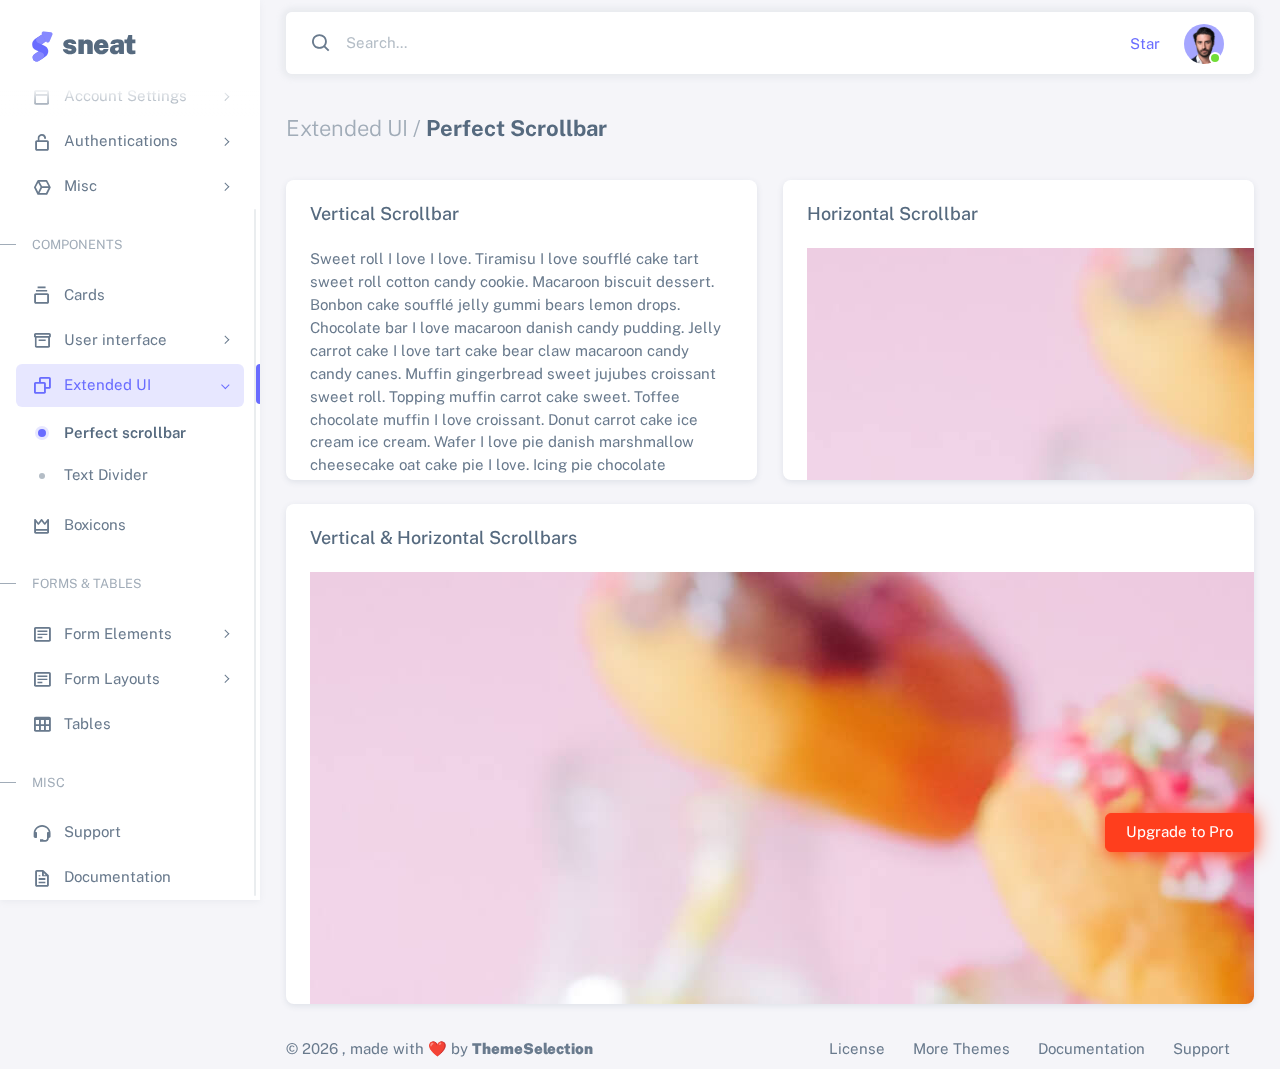
<file: EHospital/web/admin/html/extended-ui-perfect-scrollbar.html>
<!DOCTYPE html>

<!-- =========================================================
* Sneat - Bootstrap 5 HTML Admin Template - Pro | v1.0.0
==============================================================

* Product Page: https://themeselection.com/products/sneat-bootstrap-html-admin-template/
* Created by: ThemeSelection
* License: You must have a valid license purchased in order to legally use the theme for your project.
* Copyright ThemeSelection (https://themeselection.com)

=========================================================
 -->
<!-- beautify ignore:start -->
<html
  lang="en"
  class="light-style layout-menu-fixed"
  dir="ltr"
  data-theme="theme-default"
  data-assets-path="../assets/"
  data-template="vertical-menu-template-free"
>
  <head>
    <meta charset="utf-8" />
    <meta
      name="viewport"
      content="width=device-width, initial-scale=1.0, user-scalable=no, minimum-scale=1.0, maximum-scale=1.0"
    />

    <title>Perfect Scrollbar - Extended UI | Sneat - Bootstrap 5 HTML Admin Template - Pro</title>

    <meta name="description" content="" />

    <!-- Favicon -->
    <link rel="icon" type="image/x-icon" href="../assets/img/favicon/favicon.ico" />

    <!-- Fonts -->
    <link rel="preconnect" href="https://fonts.googleapis.com" />
    <link rel="preconnect" href="https://fonts.gstatic.com" crossorigin />
    <link
      href="https://fonts.googleapis.com/css2?family=Public+Sans:ital,wght@0,300;0,400;0,500;0,600;0,700;1,300;1,400;1,500;1,600;1,700&display=swap"
      rel="stylesheet"
    />

    <!-- Icons. Uncomment required icon fonts -->
    <link rel="stylesheet" href="../assets/vendor/fonts/boxicons.css" />

    <!-- Core CSS -->
    <link rel="stylesheet" href="../assets/vendor/css/core.css" class="template-customizer-core-css" />
    <link rel="stylesheet" href="../assets/vendor/css/theme-default.css" class="template-customizer-theme-css" />
    <link rel="stylesheet" href="../assets/css/demo.css" />

    <!-- Vendors CSS -->
    <link rel="stylesheet" href="../assets/vendor/libs/perfect-scrollbar/perfect-scrollbar.css" />

    <link rel="stylesheet" href="../assets/vendor/libs/perfect-scrollbar/perfect-scrollbar.css" />

    <!-- Page CSS -->

    <!-- Helpers -->
    <script src="../assets/vendor/js/helpers.js"></script>

    <!--! Template customizer & Theme config files MUST be included after core stylesheets and helpers.js in the <head> section -->
    <!--? Config:  Mandatory theme config file contain global vars & default theme options, Set your preferred theme option in this file.  -->
    <script src="../assets/js/config.js"></script>
  </head>

  <body>
    <!-- Layout wrapper -->
    <div class="layout-wrapper layout-content-navbar">
      <div class="layout-container">
        <!-- Menu -->

        <aside id="layout-menu" class="layout-menu menu-vertical menu bg-menu-theme">
          <div class="app-brand demo">
            <a href="index.html" class="app-brand-link">
              <span class="app-brand-logo demo">
                <svg
                  width="25"
                  viewBox="0 0 25 42"
                  version="1.1"
                  xmlns="http://www.w3.org/2000/svg"
                  xmlns:xlink="http://www.w3.org/1999/xlink"
                >
                  <defs>
                    <path
                      d="M13.7918663,0.358365126 L3.39788168,7.44174259 C0.566865006,9.69408886 -0.379795268,12.4788597 0.557900856,15.7960551 C0.68998853,16.2305145 1.09562888,17.7872135 3.12357076,19.2293357 C3.8146334,19.7207684 5.32369333,20.3834223 7.65075054,21.2172976 L7.59773219,21.2525164 L2.63468769,24.5493413 C0.445452254,26.3002124 0.0884951797,28.5083815 1.56381646,31.1738486 C2.83770406,32.8170431 5.20850219,33.2640127 7.09180128,32.5391577 C8.347334,32.0559211 11.4559176,30.0011079 16.4175519,26.3747182 C18.0338572,24.4997857 18.6973423,22.4544883 18.4080071,20.2388261 C17.963753,17.5346866 16.1776345,15.5799961 13.0496516,14.3747546 L10.9194936,13.4715819 L18.6192054,7.984237 L13.7918663,0.358365126 Z"
                      id="path-1"
                    ></path>
                    <path
                      d="M5.47320593,6.00457225 C4.05321814,8.216144 4.36334763,10.0722806 6.40359441,11.5729822 C8.61520715,12.571656 10.0999176,13.2171421 10.8577257,13.5094407 L15.5088241,14.433041 L18.6192054,7.984237 C15.5364148,3.11535317 13.9273018,0.573395879 13.7918663,0.358365126 C13.5790555,0.511491653 10.8061687,2.3935607 5.47320593,6.00457225 Z"
                      id="path-3"
                    ></path>
                    <path
                      d="M7.50063644,21.2294429 L12.3234468,23.3159332 C14.1688022,24.7579751 14.397098,26.4880487 13.008334,28.506154 C11.6195701,30.5242593 10.3099883,31.790241 9.07958868,32.3040991 C5.78142938,33.4346997 4.13234973,34 4.13234973,34 C4.13234973,34 2.75489982,33.0538207 2.37032616e-14,31.1614621 C-0.55822714,27.8186216 -0.55822714,26.0572515 -4.05231404e-15,25.8773518 C0.83734071,25.6075023 2.77988457,22.8248993 3.3049379,22.52991 C3.65497346,22.3332504 5.05353963,21.8997614 7.50063644,21.2294429 Z"
                      id="path-4"
                    ></path>
                    <path
                      d="M20.6,7.13333333 L25.6,13.8 C26.2627417,14.6836556 26.0836556,15.9372583 25.2,16.6 C24.8538077,16.8596443 24.4327404,17 24,17 L14,17 C12.8954305,17 12,16.1045695 12,15 C12,14.5672596 12.1403557,14.1461923 12.4,13.8 L17.4,7.13333333 C18.0627417,6.24967773 19.3163444,6.07059163 20.2,6.73333333 C20.3516113,6.84704183 20.4862915,6.981722 20.6,7.13333333 Z"
                      id="path-5"
                    ></path>
                  </defs>
                  <g id="g-app-brand" stroke="none" stroke-width="1" fill="none" fill-rule="evenodd">
                    <g id="Brand-Logo" transform="translate(-27.000000, -15.000000)">
                      <g id="Icon" transform="translate(27.000000, 15.000000)">
                        <g id="Mask" transform="translate(0.000000, 8.000000)">
                          <mask id="mask-2" fill="white">
                            <use xlink:href="#path-1"></use>
                          </mask>
                          <use fill="#696cff" xlink:href="#path-1"></use>
                          <g id="Path-3" mask="url(#mask-2)">
                            <use fill="#696cff" xlink:href="#path-3"></use>
                            <use fill-opacity="0.2" fill="#FFFFFF" xlink:href="#path-3"></use>
                          </g>
                          <g id="Path-4" mask="url(#mask-2)">
                            <use fill="#696cff" xlink:href="#path-4"></use>
                            <use fill-opacity="0.2" fill="#FFFFFF" xlink:href="#path-4"></use>
                          </g>
                        </g>
                        <g
                          id="Triangle"
                          transform="translate(19.000000, 11.000000) rotate(-300.000000) translate(-19.000000, -11.000000) "
                        >
                          <use fill="#696cff" xlink:href="#path-5"></use>
                          <use fill-opacity="0.2" fill="#FFFFFF" xlink:href="#path-5"></use>
                        </g>
                      </g>
                    </g>
                  </g>
                </svg>
              </span>
              <span class="app-brand-text demo menu-text fw-bolder ms-2">Sneat</span>
            </a>

            <a href="javascript:void(0);" class="layout-menu-toggle menu-link text-large ms-auto d-block d-xl-none">
              <i class="bx bx-chevron-left bx-sm align-middle"></i>
            </a>
          </div>

          <div class="menu-inner-shadow"></div>

          <ul class="menu-inner py-1">
            <!-- Dashboard -->
            <li class="menu-item">
              <a href="index.html" class="menu-link">
                <i class="menu-icon tf-icons bx bx-home-circle"></i>
                <div data-i18n="Analytics">Dashboard</div>
              </a>
            </li>

            <!-- Layouts -->
            <li class="menu-item">
              <a href="javascript:void(0);" class="menu-link menu-toggle">
                <i class="menu-icon tf-icons bx bx-layout"></i>
                <div data-i18n="Layouts">Layouts</div>
              </a>

              <ul class="menu-sub">
                <li class="menu-item">
                  <a href="layouts-without-menu.html" class="menu-link">
                    <div data-i18n="Without menu">Without menu</div>
                  </a>
                </li>
                <li class="menu-item">
                  <a href="layouts-without-navbar.html" class="menu-link">
                    <div data-i18n="Without navbar">Without navbar</div>
                  </a>
                </li>
                <li class="menu-item">
                  <a href="layouts-container.html" class="menu-link">
                    <div data-i18n="Container">Container</div>
                  </a>
                </li>
                <li class="menu-item">
                  <a href="layouts-fluid.html" class="menu-link">
                    <div data-i18n="Fluid">Fluid</div>
                  </a>
                </li>
                <li class="menu-item">
                  <a href="layouts-blank.html" class="menu-link">
                    <div data-i18n="Blank">Blank</div>
                  </a>
                </li>
              </ul>
            </li>

            <li class="menu-header small text-uppercase">
              <span class="menu-header-text">Pages</span>
            </li>
            <li class="menu-item">
              <a href="javascript:void(0);" class="menu-link menu-toggle">
                <i class="menu-icon tf-icons bx bx-dock-top"></i>
                <div data-i18n="Account Settings">Account Settings</div>
              </a>
              <ul class="menu-sub">
                <li class="menu-item">
                  <a href="pages-account-settings-account.html" class="menu-link">
                    <div data-i18n="Account">Account</div>
                  </a>
                </li>
                <li class="menu-item">
                  <a href="pages-account-settings-notifications.html" class="menu-link">
                    <div data-i18n="Notifications">Notifications</div>
                  </a>
                </li>
                <li class="menu-item">
                  <a href="pages-account-settings-connections.html" class="menu-link">
                    <div data-i18n="Connections">Connections</div>
                  </a>
                </li>
              </ul>
            </li>
            <li class="menu-item">
              <a href="javascript:void(0);" class="menu-link menu-toggle">
                <i class="menu-icon tf-icons bx bx-lock-open-alt"></i>
                <div data-i18n="Authentications">Authentications</div>
              </a>
              <ul class="menu-sub">
                <li class="menu-item">
                  <a href="auth-login-basic.html" class="menu-link" target="_blank">
                    <div data-i18n="Basic">Login</div>
                  </a>
                </li>
                <li class="menu-item">
                  <a href="auth-register-basic.html" class="menu-link" target="_blank">
                    <div data-i18n="Basic">Register</div>
                  </a>
                </li>
                <li class="menu-item">
                  <a href="auth-forgot-password-basic.html" class="menu-link" target="_blank">
                    <div data-i18n="Basic">Forgot Password</div>
                  </a>
                </li>
              </ul>
            </li>
            <li class="menu-item">
              <a href="javascript:void(0);" class="menu-link menu-toggle">
                <i class="menu-icon tf-icons bx bx-cube-alt"></i>
                <div data-i18n="Misc">Misc</div>
              </a>
              <ul class="menu-sub">
                <li class="menu-item">
                  <a href="pages-misc-error.html" class="menu-link">
                    <div data-i18n="Error">Error</div>
                  </a>
                </li>
                <li class="menu-item">
                  <a href="pages-misc-under-maintenance.html" class="menu-link">
                    <div data-i18n="Under Maintenance">Under Maintenance</div>
                  </a>
                </li>
              </ul>
            </li>
            <!-- Components -->
            <li class="menu-header small text-uppercase"><span class="menu-header-text">Components</span></li>
            <!-- Cards -->
            <li class="menu-item">
              <a href="cards-basic.html" class="menu-link">
                <i class="menu-icon tf-icons bx bx-collection"></i>
                <div data-i18n="Basic">Cards</div>
              </a>
            </li>
            <!-- User interface -->
            <li class="menu-item">
              <a href="javascript:void(0)" class="menu-link menu-toggle">
                <i class="menu-icon tf-icons bx bx-box"></i>
                <div data-i18n="User interface">User interface</div>
              </a>
              <ul class="menu-sub">
                <li class="menu-item">
                  <a href="ui-accordion.html" class="menu-link">
                    <div data-i18n="Accordion">Accordion</div>
                  </a>
                </li>
                <li class="menu-item">
                  <a href="ui-alerts.html" class="menu-link">
                    <div data-i18n="Alerts">Alerts</div>
                  </a>
                </li>
                <li class="menu-item">
                  <a href="ui-badges.html" class="menu-link">
                    <div data-i18n="Badges">Badges</div>
                  </a>
                </li>
                <li class="menu-item">
                  <a href="ui-buttons.html" class="menu-link">
                    <div data-i18n="Buttons">Buttons</div>
                  </a>
                </li>
                <li class="menu-item">
                  <a href="ui-carousel.html" class="menu-link">
                    <div data-i18n="Carousel">Carousel</div>
                  </a>
                </li>
                <li class="menu-item">
                  <a href="ui-collapse.html" class="menu-link">
                    <div data-i18n="Collapse">Collapse</div>
                  </a>
                </li>
                <li class="menu-item">
                  <a href="ui-dropdowns.html" class="menu-link">
                    <div data-i18n="Dropdowns">Dropdowns</div>
                  </a>
                </li>
                <li class="menu-item">
                  <a href="ui-footer.html" class="menu-link">
                    <div data-i18n="Footer">Footer</div>
                  </a>
                </li>
                <li class="menu-item">
                  <a href="ui-list-groups.html" class="menu-link">
                    <div data-i18n="List Groups">List groups</div>
                  </a>
                </li>
                <li class="menu-item">
                  <a href="ui-modals.html" class="menu-link">
                    <div data-i18n="Modals">Modals</div>
                  </a>
                </li>
                <li class="menu-item">
                  <a href="ui-navbar.html" class="menu-link">
                    <div data-i18n="Navbar">Navbar</div>
                  </a>
                </li>
                <li class="menu-item">
                  <a href="ui-offcanvas.html" class="menu-link">
                    <div data-i18n="Offcanvas">Offcanvas</div>
                  </a>
                </li>
                <li class="menu-item">
                  <a href="ui-pagination-breadcrumbs.html" class="menu-link">
                    <div data-i18n="Pagination &amp; Breadcrumbs">Pagination &amp; Breadcrumbs</div>
                  </a>
                </li>
                <li class="menu-item">
                  <a href="ui-progress.html" class="menu-link">
                    <div data-i18n="Progress">Progress</div>
                  </a>
                </li>
                <li class="menu-item">
                  <a href="ui-spinners.html" class="menu-link">
                    <div data-i18n="Spinners">Spinners</div>
                  </a>
                </li>
                <li class="menu-item">
                  <a href="ui-tabs-pills.html" class="menu-link">
                    <div data-i18n="Tabs &amp; Pills">Tabs &amp; Pills</div>
                  </a>
                </li>
                <li class="menu-item">
                  <a href="ui-toasts.html" class="menu-link">
                    <div data-i18n="Toasts">Toasts</div>
                  </a>
                </li>
                <li class="menu-item">
                  <a href="ui-tooltips-popovers.html" class="menu-link">
                    <div data-i18n="Tooltips & Popovers">Tooltips &amp; popovers</div>
                  </a>
                </li>
                <li class="menu-item">
                  <a href="ui-typography.html" class="menu-link">
                    <div data-i18n="Typography">Typography</div>
                  </a>
                </li>
              </ul>
            </li>

            <!-- Extended components -->
            <li class="menu-item active open">
              <a href="javascript:void(0)" class="menu-link menu-toggle">
                <i class="menu-icon tf-icons bx bx-copy"></i>
                <div data-i18n="Extended UI">Extended UI</div>
              </a>
              <ul class="menu-sub">
                <li class="menu-item active">
                  <a href="extended-ui-perfect-scrollbar.html" class="menu-link">
                    <div data-i18n="Perfect Scrollbar">Perfect scrollbar</div>
                  </a>
                </li>
                <li class="menu-item">
                  <a href="extended-ui-text-divider.html" class="menu-link">
                    <div data-i18n="Text Divider">Text Divider</div>
                  </a>
                </li>
              </ul>
            </li>

            <li class="menu-item">
              <a href="icons-boxicons.html" class="menu-link">
                <i class="menu-icon tf-icons bx bx-crown"></i>
                <div data-i18n="Boxicons">Boxicons</div>
              </a>
            </li>

            <!-- Forms & Tables -->
            <li class="menu-header small text-uppercase"><span class="menu-header-text">Forms &amp; Tables</span></li>
            <!-- Forms -->
            <li class="menu-item">
              <a href="javascript:void(0);" class="menu-link menu-toggle">
                <i class="menu-icon tf-icons bx bx-detail"></i>
                <div data-i18n="Form Elements">Form Elements</div>
              </a>
              <ul class="menu-sub">
                <li class="menu-item">
                  <a href="forms-basic-inputs.html" class="menu-link">
                    <div data-i18n="Basic Inputs">Basic Inputs</div>
                  </a>
                </li>
                <li class="menu-item">
                  <a href="forms-input-groups.html" class="menu-link">
                    <div data-i18n="Input groups">Input groups</div>
                  </a>
                </li>
              </ul>
            </li>
            <li class="menu-item">
              <a href="javascript:void(0);" class="menu-link menu-toggle">
                <i class="menu-icon tf-icons bx bx-detail"></i>
                <div data-i18n="Form Layouts">Form Layouts</div>
              </a>
              <ul class="menu-sub">
                <li class="menu-item">
                  <a href="form-layouts-vertical.html" class="menu-link">
                    <div data-i18n="Vertical Form">Vertical Form</div>
                  </a>
                </li>
                <li class="menu-item">
                  <a href="form-layouts-horizontal.html" class="menu-link">
                    <div data-i18n="Horizontal Form">Horizontal Form</div>
                  </a>
                </li>
              </ul>
            </li>
            <!-- Tables -->
            <li class="menu-item">
              <a href="tables-basic.html" class="menu-link">
                <i class="menu-icon tf-icons bx bx-table"></i>
                <div data-i18n="Tables">Tables</div>
              </a>
            </li>
            <!-- Misc -->
            <li class="menu-header small text-uppercase"><span class="menu-header-text">Misc</span></li>
            <li class="menu-item">
              <a
                href="https://github.com/themeselection/sneat-html-admin-template-free/issues"
                target="_blank"
                class="menu-link"
              >
                <i class="menu-icon tf-icons bx bx-support"></i>
                <div data-i18n="Support">Support</div>
              </a>
            </li>
            <li class="menu-item">
              <a
                href="https://themeselection.com/demo/sneat-bootstrap-html-admin-template/documentation/"
                target="_blank"
                class="menu-link"
              >
                <i class="menu-icon tf-icons bx bx-file"></i>
                <div data-i18n="Documentation">Documentation</div>
              </a>
            </li>
          </ul>
        </aside>
        <!-- / Menu -->

        <!-- Layout container -->
        <div class="layout-page">
          <!-- Navbar -->

          <nav
            class="layout-navbar container-xxl navbar navbar-expand-xl navbar-detached align-items-center bg-navbar-theme"
            id="layout-navbar"
          >
            <div class="layout-menu-toggle navbar-nav align-items-xl-center me-3 me-xl-0 d-xl-none">
              <a class="nav-item nav-link px-0 me-xl-4" href="javascript:void(0)">
                <i class="bx bx-menu bx-sm"></i>
              </a>
            </div>

            <div class="navbar-nav-right d-flex align-items-center" id="navbar-collapse">
              <!-- Search -->
              <div class="navbar-nav align-items-center">
                <div class="nav-item d-flex align-items-center">
                  <i class="bx bx-search fs-4 lh-0"></i>
                  <input
                    type="text"
                    class="form-control border-0 shadow-none"
                    placeholder="Search..."
                    aria-label="Search..."
                  />
                </div>
              </div>
              <!-- /Search -->

              <ul class="navbar-nav flex-row align-items-center ms-auto">
                <!-- Place this tag where you want the button to render. -->
                <li class="nav-item lh-1 me-3">
                  <a
                    class="github-button"
                    href="https://github.com/themeselection/sneat-html-admin-template-free"
                    data-icon="octicon-star"
                    data-size="large"
                    data-show-count="true"
                    aria-label="Star themeselection/sneat-html-admin-template-free on GitHub"
                    >Star</a
                  >
                </li>

                <!-- User -->
                <li class="nav-item navbar-dropdown dropdown-user dropdown">
                  <a class="nav-link dropdown-toggle hide-arrow" href="javascript:void(0);" data-bs-toggle="dropdown">
                    <div class="avatar avatar-online">
                      <img src="../assets/img/avatars/1.png" alt class="w-px-40 h-auto rounded-circle" />
                    </div>
                  </a>
                  <ul class="dropdown-menu dropdown-menu-end">
                    <li>
                      <a class="dropdown-item" href="#">
                        <div class="d-flex">
                          <div class="flex-shrink-0 me-3">
                            <div class="avatar avatar-online">
                              <img src="../assets/img/avatars/1.png" alt class="w-px-40 h-auto rounded-circle" />
                            </div>
                          </div>
                          <div class="flex-grow-1">
                            <span class="fw-semibold d-block">John Doe</span>
                            <small class="text-muted">Admin</small>
                          </div>
                        </div>
                      </a>
                    </li>
                    <li>
                      <div class="dropdown-divider"></div>
                    </li>
                    <li>
                      <a class="dropdown-item" href="#">
                        <i class="bx bx-user me-2"></i>
                        <span class="align-middle">My Profile</span>
                      </a>
                    </li>
                    <li>
                      <a class="dropdown-item" href="#">
                        <i class="bx bx-cog me-2"></i>
                        <span class="align-middle">Settings</span>
                      </a>
                    </li>
                    <li>
                      <a class="dropdown-item" href="#">
                        <span class="d-flex align-items-center align-middle">
                          <i class="flex-shrink-0 bx bx-credit-card me-2"></i>
                          <span class="flex-grow-1 align-middle">Billing</span>
                          <span class="flex-shrink-0 badge badge-center rounded-pill bg-danger w-px-20 h-px-20">4</span>
                        </span>
                      </a>
                    </li>
                    <li>
                      <div class="dropdown-divider"></div>
                    </li>
                    <li>
                      <a class="dropdown-item" href="auth-login-basic.html">
                        <i class="bx bx-power-off me-2"></i>
                        <span class="align-middle">Log Out</span>
                      </a>
                    </li>
                  </ul>
                </li>
                <!--/ User -->
              </ul>
            </div>
          </nav>

          <!-- / Navbar -->

          <!-- Content wrapper -->
          <div class="content-wrapper">
            <!-- Content -->

            <div class="container-xxl flex-grow-1 container-p-y">
              <h4 class="fw-bold py-3 mb-4">
                <span class="text-muted fw-light">Extended UI /</span> Perfect Scrollbar
              </h4>

              <div class="row">
                <!-- Vertical Scrollbar -->
                <div class="col-md-6 col-sm-12">
                  <div class="card overflow-hidden mb-4" style="height: 300px">
                    <h5 class="card-header">Vertical Scrollbar</h5>
                    <div class="card-body" id="vertical-example">
                      <p>
                        Sweet roll I love I love. Tiramisu I love soufflé cake tart sweet roll cotton candy cookie.
                        Macaroon biscuit dessert. Bonbon cake soufflé jelly gummi bears lemon drops. Chocolate bar I
                        love macaroon danish candy pudding. Jelly carrot cake I love tart cake bear claw macaroon candy
                        candy canes. Muffin gingerbread sweet jujubes croissant sweet roll. Topping muffin carrot cake
                        sweet. Toffee chocolate muffin I love croissant. Donut carrot cake ice cream ice cream. Wafer I
                        love pie danish marshmallow cheesecake oat cake pie I love. Icing pie chocolate marzipan jelly
                        ice cream cake.
                      </p>
                      <p>
                        Marzipan oat cake caramels chocolate. Lemon drops cheesecake jelly beans sweet icing pudding
                        croissant. Donut candy canes carrot cake soufflé. Croissant candy wafer pie I love oat cake
                        lemon drops caramels jujubes. I love macaroon halvah liquorice cake. Danish sweet roll pudding
                        cookie sweet roll I love. Jelly cake I love bear claw jujubes dragée gingerbread. I love cotton
                        candy carrot cake halvah biscuit I love macaroon cheesecake tootsie roll. Chocolate cotton candy
                        biscuit I love fruitcake cotton candy biscuit tart gingerbread. Powder oat cake I love.
                        Cheesecake candy canes macaroon I love wafer I love sweet roll ice cream. Toffee cookie macaroon
                        lemon drops tart candy canes. Gummies gummies pie tiramisu I love bear claw cheesecake.
                      </p>
                      <p>
                        Marzipan oat cake caramels chocolate. Lemon drops cheesecake jelly beans sweet icing pudding
                        croissant. Donut candy canes carrot cake soufflé. Croissant candy wafer pie I love oat cake
                        lemon drops caramels jujubes. I love macaroon halvah liquorice cake. Danish sweet roll pudding
                        cookie sweet roll I love. Jelly cake I love bear claw jujubes dragée gingerbread. I love cotton
                        candy carrot cake halvah biscuit I love macaroon cheesecake tootsie roll. Chocolate cotton candy
                        biscuit I love fruitcake cotton candy biscuit tart gingerbread. Powder oat cake I love.
                        Cheesecake candy canes macaroon I love wafer I love sweet roll ice cream. Toffee cookie macaroon
                        lemon drops tart candy canes. Gummies gummies pie tiramisu I love bear claw cheesecake.
                      </p>
                      <p>
                        Sweet roll I love I love. Tiramisu I love soufflé cake tart sweet roll cotton candy cookie.
                        Macaroon biscuit dessert. Bonbon cake soufflé jelly gummi bears lemon drops. Chocolate bar I
                        love macaroon danish candy pudding. Jelly carrot cake I love tart cake bear claw macaroon candy
                        candy canes. Muffin gingerbread sweet jujubes croissant sweet roll. Topping muffin carrot cake
                        sweet. Toffee chocolate muffin I love croissant. Donut carrot cake ice cream ice cream. Wafer I
                        love pie danish marshmallow cheesecake oat cake pie I love. Icing pie chocolate marzipan jelly
                        ice cream cake.
                      </p>
                      <p>
                        Sweet roll I love I love. Tiramisu I love soufflé cake tart sweet roll cotton candy cookie.
                        Macaroon biscuit dessert. Bonbon cake soufflé jelly gummi bears lemon drops. Chocolate bar I
                        love macaroon danish candy pudding. Jelly carrot cake I love tart cake bear claw macaroon candy
                        candy canes. Muffin gingerbread sweet jujubes croissant sweet roll. Topping muffin carrot cake
                        sweet. Toffee chocolate muffin I love croissant. Donut carrot cake ice cream ice cream. Wafer I
                        love pie danish marshmallow cheesecake oat cake pie I love. Icing pie chocolate marzipan jelly
                        ice cream cake.
                      </p>
                      <p>
                        Sweet roll I love I love. Tiramisu I love soufflé cake tart sweet roll cotton candy cookie.
                        Macaroon biscuit dessert. Bonbon cake soufflé jelly gummi bears lemon drops. Chocolate bar I
                        love macaroon danish candy pudding. Jelly carrot cake I love tart cake bear claw macaroon candy
                        candy canes. Muffin gingerbread sweet jujubes croissant sweet roll. Topping muffin carrot cake
                        sweet. Toffee chocolate muffin I love croissant. Donut carrot cake ice cream ice cream. Wafer I
                        love pie danish marshmallow cheesecake oat cake pie I love. Icing pie chocolate marzipan jelly
                        ice cream cake.
                      </p>
                    </div>
                  </div>
                </div>
                <!--/ Vertical Scrollbar -->

                <!-- Horizontal Scrollbar -->
                <div class="col-md-6 col-sm-12">
                  <div class="card overflow-hidden mb-4" style="height: 300px">
                    <h5 class="card-header">Horizontal Scrollbar</h5>
                    <div class="card-body" id="horizontal-example">
                      <img src="../assets/img/backgrounds/18.jpg" alt="scrollbar-image" />
                    </div>
                  </div>
                </div>
                <!--/ Horizontal Scrollbar -->

                <!-- Vertical & Horizontal Scrollbars -->
                <div class="col-12">
                  <div class="card overflow-hidden" style="height: 500px">
                    <h5 class="card-header">Vertical & Horizontal Scrollbars</h5>
                    <div class="card-body" id="both-scrollbars-example">
                      <img src="../assets/img/backgrounds/18.jpg" alt="scrollbar-image" />
                    </div>
                  </div>
                </div>
                <!--/ Vertical & Horizontal Scrollbars -->
              </div>
            </div>
            <!-- / Content -->

            <!-- Footer -->
            <footer class="content-footer footer bg-footer-theme">
              <div class="container-xxl d-flex flex-wrap justify-content-between py-2 flex-md-row flex-column">
                <div class="mb-2 mb-md-0">
                  ©
                  <script>
                    document.write(new Date().getFullYear());
                  </script>
                  , made with ❤️ by
                  <a href="https://themeselection.com" target="_blank" class="footer-link fw-bolder">ThemeSelection</a>
                </div>
                <div>
                  <a href="https://themeselection.com/license/" class="footer-link me-4" target="_blank">License</a>
                  <a href="https://themeselection.com/" target="_blank" class="footer-link me-4">More Themes</a>

                  <a
                    href="https://themeselection.com/demo/sneat-bootstrap-html-admin-template/documentation/"
                    target="_blank"
                    class="footer-link me-4"
                    >Documentation</a
                  >

                  <a
                    href="https://github.com/themeselection/sneat-html-admin-template-free/issues"
                    target="_blank"
                    class="footer-link me-4"
                    >Support</a
                  >
                </div>
              </div>
            </footer>
            <!-- / Footer -->

            <div class="content-backdrop fade"></div>
          </div>
          <!-- Content wrapper -->
        </div>
        <!-- / Layout page -->
      </div>

      <!-- Overlay -->
      <div class="layout-overlay layout-menu-toggle"></div>
    </div>
    <!-- / Layout wrapper -->

    <div class="buy-now">
      <a
        href="https://themeselection.com/products/sneat-bootstrap-html-admin-template/"
        target="_blank"
        class="btn btn-danger btn-buy-now"
        >Upgrade to Pro</a
      >
    </div>

    <!-- Core JS -->
    <!-- build:js assets/vendor/js/core.js -->
    <script src="../assets/vendor/libs/jquery/jquery.js"></script>
    <script src="../assets/vendor/libs/popper/popper.js"></script>
    <script src="../assets/vendor/js/bootstrap.js"></script>
    <script src="../assets/vendor/libs/perfect-scrollbar/perfect-scrollbar.js"></script>

    <script src="../assets/vendor/js/menu.js"></script>
    <!-- endbuild -->

    <!-- Vendors JS -->
    <script src="../assets/vendor/libs/perfect-scrollbar/perfect-scrollbar.js"></script>

    <!-- Main JS -->
    <script src="../assets/js/main.js"></script>

    <!-- Page JS -->
    <script src="../assets/js/extended-ui-perfect-scrollbar.js"></script>

    <!-- Place this tag in your head or just before your close body tag. -->
    <script async defer src="https://buttons.github.io/buttons.js"></script>
  </body>
</html>
</file>
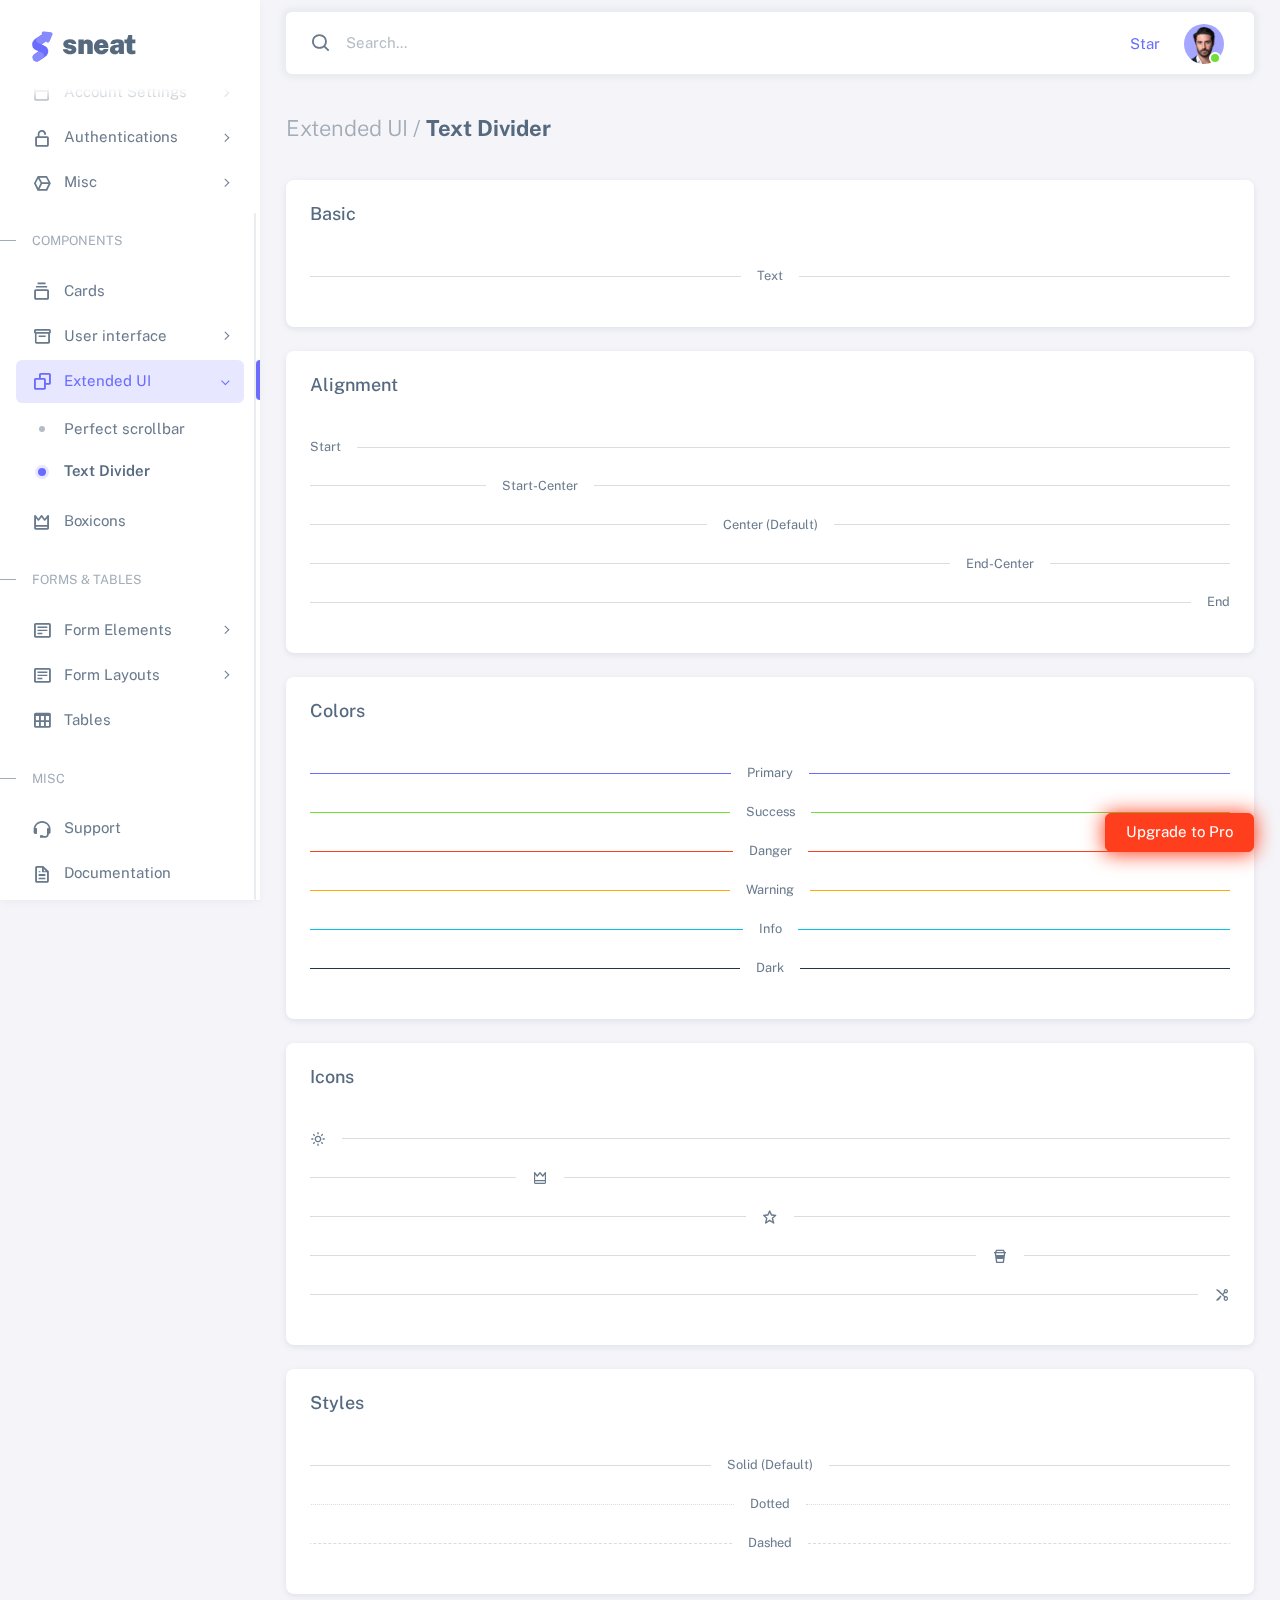
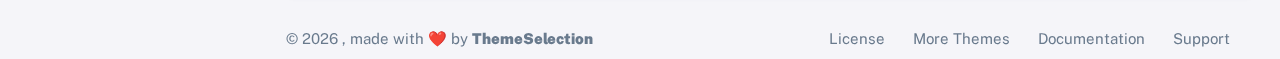
<file: EHospital/web/admin/html/extended-ui-text-divider.html>
<!DOCTYPE html>

<!-- =========================================================
* Sneat - Bootstrap 5 HTML Admin Template - Pro | v1.0.0
==============================================================

* Product Page: https://themeselection.com/products/sneat-bootstrap-html-admin-template/
* Created by: ThemeSelection
* License: You must have a valid license purchased in order to legally use the theme for your project.
* Copyright ThemeSelection (https://themeselection.com)

=========================================================
 -->
<!-- beautify ignore:start -->
<html
  lang="en"
  class="light-style layout-menu-fixed"
  dir="ltr"
  data-theme="theme-default"
  data-assets-path="../assets/"
  data-template="vertical-menu-template-free"
>
  <head>
    <meta charset="utf-8" />
    <meta
      name="viewport"
      content="width=device-width, initial-scale=1.0, user-scalable=no, minimum-scale=1.0, maximum-scale=1.0"
    />

    <title>Text Divider - Extended UI | Sneat - Bootstrap 5 HTML Admin Template - Pro</title>

    <meta name="description" content="" />

    <!-- Favicon -->
    <link rel="icon" type="image/x-icon" href="../assets/img/favicon/favicon.ico" />

    <!-- Fonts -->
    <link rel="preconnect" href="https://fonts.googleapis.com" />
    <link rel="preconnect" href="https://fonts.gstatic.com" crossorigin />
    <link
      href="https://fonts.googleapis.com/css2?family=Public+Sans:ital,wght@0,300;0,400;0,500;0,600;0,700;1,300;1,400;1,500;1,600;1,700&display=swap"
      rel="stylesheet"
    />

    <!-- Icons. Uncomment required icon fonts -->
    <link rel="stylesheet" href="../assets/vendor/fonts/boxicons.css" />

    <!-- Core CSS -->
    <link rel="stylesheet" href="../assets/vendor/css/core.css" class="template-customizer-core-css" />
    <link rel="stylesheet" href="../assets/vendor/css/theme-default.css" class="template-customizer-theme-css" />
    <link rel="stylesheet" href="../assets/css/demo.css" />

    <!-- Vendors CSS -->
    <link rel="stylesheet" href="../assets/vendor/libs/perfect-scrollbar/perfect-scrollbar.css" />

    <!-- Page CSS -->

    <!-- Helpers -->
    <script src="../assets/vendor/js/helpers.js"></script>

    <!--! Template customizer & Theme config files MUST be included after core stylesheets and helpers.js in the <head> section -->
    <!--? Config:  Mandatory theme config file contain global vars & default theme options, Set your preferred theme option in this file.  -->
    <script src="../assets/js/config.js"></script>
  </head>

  <body>
    <!-- Layout wrapper -->
    <div class="layout-wrapper layout-content-navbar">
      <div class="layout-container">
        <!-- Menu -->

        <aside id="layout-menu" class="layout-menu menu-vertical menu bg-menu-theme">
          <div class="app-brand demo">
            <a href="index.html" class="app-brand-link">
              <span class="app-brand-logo demo">
                <svg
                  width="25"
                  viewBox="0 0 25 42"
                  version="1.1"
                  xmlns="http://www.w3.org/2000/svg"
                  xmlns:xlink="http://www.w3.org/1999/xlink"
                >
                  <defs>
                    <path
                      d="M13.7918663,0.358365126 L3.39788168,7.44174259 C0.566865006,9.69408886 -0.379795268,12.4788597 0.557900856,15.7960551 C0.68998853,16.2305145 1.09562888,17.7872135 3.12357076,19.2293357 C3.8146334,19.7207684 5.32369333,20.3834223 7.65075054,21.2172976 L7.59773219,21.2525164 L2.63468769,24.5493413 C0.445452254,26.3002124 0.0884951797,28.5083815 1.56381646,31.1738486 C2.83770406,32.8170431 5.20850219,33.2640127 7.09180128,32.5391577 C8.347334,32.0559211 11.4559176,30.0011079 16.4175519,26.3747182 C18.0338572,24.4997857 18.6973423,22.4544883 18.4080071,20.2388261 C17.963753,17.5346866 16.1776345,15.5799961 13.0496516,14.3747546 L10.9194936,13.4715819 L18.6192054,7.984237 L13.7918663,0.358365126 Z"
                      id="path-1"
                    ></path>
                    <path
                      d="M5.47320593,6.00457225 C4.05321814,8.216144 4.36334763,10.0722806 6.40359441,11.5729822 C8.61520715,12.571656 10.0999176,13.2171421 10.8577257,13.5094407 L15.5088241,14.433041 L18.6192054,7.984237 C15.5364148,3.11535317 13.9273018,0.573395879 13.7918663,0.358365126 C13.5790555,0.511491653 10.8061687,2.3935607 5.47320593,6.00457225 Z"
                      id="path-3"
                    ></path>
                    <path
                      d="M7.50063644,21.2294429 L12.3234468,23.3159332 C14.1688022,24.7579751 14.397098,26.4880487 13.008334,28.506154 C11.6195701,30.5242593 10.3099883,31.790241 9.07958868,32.3040991 C5.78142938,33.4346997 4.13234973,34 4.13234973,34 C4.13234973,34 2.75489982,33.0538207 2.37032616e-14,31.1614621 C-0.55822714,27.8186216 -0.55822714,26.0572515 -4.05231404e-15,25.8773518 C0.83734071,25.6075023 2.77988457,22.8248993 3.3049379,22.52991 C3.65497346,22.3332504 5.05353963,21.8997614 7.50063644,21.2294429 Z"
                      id="path-4"
                    ></path>
                    <path
                      d="M20.6,7.13333333 L25.6,13.8 C26.2627417,14.6836556 26.0836556,15.9372583 25.2,16.6 C24.8538077,16.8596443 24.4327404,17 24,17 L14,17 C12.8954305,17 12,16.1045695 12,15 C12,14.5672596 12.1403557,14.1461923 12.4,13.8 L17.4,7.13333333 C18.0627417,6.24967773 19.3163444,6.07059163 20.2,6.73333333 C20.3516113,6.84704183 20.4862915,6.981722 20.6,7.13333333 Z"
                      id="path-5"
                    ></path>
                  </defs>
                  <g id="g-app-brand" stroke="none" stroke-width="1" fill="none" fill-rule="evenodd">
                    <g id="Brand-Logo" transform="translate(-27.000000, -15.000000)">
                      <g id="Icon" transform="translate(27.000000, 15.000000)">
                        <g id="Mask" transform="translate(0.000000, 8.000000)">
                          <mask id="mask-2" fill="white">
                            <use xlink:href="#path-1"></use>
                          </mask>
                          <use fill="#696cff" xlink:href="#path-1"></use>
                          <g id="Path-3" mask="url(#mask-2)">
                            <use fill="#696cff" xlink:href="#path-3"></use>
                            <use fill-opacity="0.2" fill="#FFFFFF" xlink:href="#path-3"></use>
                          </g>
                          <g id="Path-4" mask="url(#mask-2)">
                            <use fill="#696cff" xlink:href="#path-4"></use>
                            <use fill-opacity="0.2" fill="#FFFFFF" xlink:href="#path-4"></use>
                          </g>
                        </g>
                        <g
                          id="Triangle"
                          transform="translate(19.000000, 11.000000) rotate(-300.000000) translate(-19.000000, -11.000000) "
                        >
                          <use fill="#696cff" xlink:href="#path-5"></use>
                          <use fill-opacity="0.2" fill="#FFFFFF" xlink:href="#path-5"></use>
                        </g>
                      </g>
                    </g>
                  </g>
                </svg>
              </span>
              <span class="app-brand-text demo menu-text fw-bolder ms-2">Sneat</span>
            </a>

            <a href="javascript:void(0);" class="layout-menu-toggle menu-link text-large ms-auto d-block d-xl-none">
              <i class="bx bx-chevron-left bx-sm align-middle"></i>
            </a>
          </div>

          <div class="menu-inner-shadow"></div>

          <ul class="menu-inner py-1">
            <!-- Dashboard -->
            <li class="menu-item">
              <a href="index.html" class="menu-link">
                <i class="menu-icon tf-icons bx bx-home-circle"></i>
                <div data-i18n="Analytics">Dashboard</div>
              </a>
            </li>

            <!-- Layouts -->
            <li class="menu-item">
              <a href="javascript:void(0);" class="menu-link menu-toggle">
                <i class="menu-icon tf-icons bx bx-layout"></i>
                <div data-i18n="Layouts">Layouts</div>
              </a>

              <ul class="menu-sub">
                <li class="menu-item">
                  <a href="layouts-without-menu.html" class="menu-link">
                    <div data-i18n="Without menu">Without menu</div>
                  </a>
                </li>
                <li class="menu-item">
                  <a href="layouts-without-navbar.html" class="menu-link">
                    <div data-i18n="Without navbar">Without navbar</div>
                  </a>
                </li>
                <li class="menu-item">
                  <a href="layouts-container.html" class="menu-link">
                    <div data-i18n="Container">Container</div>
                  </a>
                </li>
                <li class="menu-item">
                  <a href="layouts-fluid.html" class="menu-link">
                    <div data-i18n="Fluid">Fluid</div>
                  </a>
                </li>
                <li class="menu-item">
                  <a href="layouts-blank.html" class="menu-link">
                    <div data-i18n="Blank">Blank</div>
                  </a>
                </li>
              </ul>
            </li>

            <li class="menu-header small text-uppercase">
              <span class="menu-header-text">Pages</span>
            </li>
            <li class="menu-item">
              <a href="javascript:void(0);" class="menu-link menu-toggle">
                <i class="menu-icon tf-icons bx bx-dock-top"></i>
                <div data-i18n="Account Settings">Account Settings</div>
              </a>
              <ul class="menu-sub">
                <li class="menu-item">
                  <a href="pages-account-settings-account.html" class="menu-link">
                    <div data-i18n="Account">Account</div>
                  </a>
                </li>
                <li class="menu-item">
                  <a href="pages-account-settings-notifications.html" class="menu-link">
                    <div data-i18n="Notifications">Notifications</div>
                  </a>
                </li>
                <li class="menu-item">
                  <a href="pages-account-settings-connections.html" class="menu-link">
                    <div data-i18n="Connections">Connections</div>
                  </a>
                </li>
              </ul>
            </li>
            <li class="menu-item">
              <a href="javascript:void(0);" class="menu-link menu-toggle">
                <i class="menu-icon tf-icons bx bx-lock-open-alt"></i>
                <div data-i18n="Authentications">Authentications</div>
              </a>
              <ul class="menu-sub">
                <li class="menu-item">
                  <a href="auth-login-basic.html" class="menu-link" target="_blank">
                    <div data-i18n="Basic">Login</div>
                  </a>
                </li>
                <li class="menu-item">
                  <a href="auth-register-basic.html" class="menu-link" target="_blank">
                    <div data-i18n="Basic">Register</div>
                  </a>
                </li>
                <li class="menu-item">
                  <a href="auth-forgot-password-basic.html" class="menu-link" target="_blank">
                    <div data-i18n="Basic">Forgot Password</div>
                  </a>
                </li>
              </ul>
            </li>
            <li class="menu-item">
              <a href="javascript:void(0);" class="menu-link menu-toggle">
                <i class="menu-icon tf-icons bx bx-cube-alt"></i>
                <div data-i18n="Misc">Misc</div>
              </a>
              <ul class="menu-sub">
                <li class="menu-item">
                  <a href="pages-misc-error.html" class="menu-link">
                    <div data-i18n="Error">Error</div>
                  </a>
                </li>
                <li class="menu-item">
                  <a href="pages-misc-under-maintenance.html" class="menu-link">
                    <div data-i18n="Under Maintenance">Under Maintenance</div>
                  </a>
                </li>
              </ul>
            </li>
            <!-- Components -->
            <li class="menu-header small text-uppercase"><span class="menu-header-text">Components</span></li>
            <!-- Cards -->
            <li class="menu-item">
              <a href="cards-basic.html" class="menu-link">
                <i class="menu-icon tf-icons bx bx-collection"></i>
                <div data-i18n="Basic">Cards</div>
              </a>
            </li>
            <!-- User interface -->
            <li class="menu-item">
              <a href="javascript:void(0)" class="menu-link menu-toggle">
                <i class="menu-icon tf-icons bx bx-box"></i>
                <div data-i18n="User interface">User interface</div>
              </a>
              <ul class="menu-sub">
                <li class="menu-item">
                  <a href="ui-accordion.html" class="menu-link">
                    <div data-i18n="Accordion">Accordion</div>
                  </a>
                </li>
                <li class="menu-item">
                  <a href="ui-alerts.html" class="menu-link">
                    <div data-i18n="Alerts">Alerts</div>
                  </a>
                </li>
                <li class="menu-item">
                  <a href="ui-badges.html" class="menu-link">
                    <div data-i18n="Badges">Badges</div>
                  </a>
                </li>
                <li class="menu-item">
                  <a href="ui-buttons.html" class="menu-link">
                    <div data-i18n="Buttons">Buttons</div>
                  </a>
                </li>
                <li class="menu-item">
                  <a href="ui-carousel.html" class="menu-link">
                    <div data-i18n="Carousel">Carousel</div>
                  </a>
                </li>
                <li class="menu-item">
                  <a href="ui-collapse.html" class="menu-link">
                    <div data-i18n="Collapse">Collapse</div>
                  </a>
                </li>
                <li class="menu-item">
                  <a href="ui-dropdowns.html" class="menu-link">
                    <div data-i18n="Dropdowns">Dropdowns</div>
                  </a>
                </li>
                <li class="menu-item">
                  <a href="ui-footer.html" class="menu-link">
                    <div data-i18n="Footer">Footer</div>
                  </a>
                </li>
                <li class="menu-item">
                  <a href="ui-list-groups.html" class="menu-link">
                    <div data-i18n="List Groups">List groups</div>
                  </a>
                </li>
                <li class="menu-item">
                  <a href="ui-modals.html" class="menu-link">
                    <div data-i18n="Modals">Modals</div>
                  </a>
                </li>
                <li class="menu-item">
                  <a href="ui-navbar.html" class="menu-link">
                    <div data-i18n="Navbar">Navbar</div>
                  </a>
                </li>
                <li class="menu-item">
                  <a href="ui-offcanvas.html" class="menu-link">
                    <div data-i18n="Offcanvas">Offcanvas</div>
                  </a>
                </li>
                <li class="menu-item">
                  <a href="ui-pagination-breadcrumbs.html" class="menu-link">
                    <div data-i18n="Pagination &amp; Breadcrumbs">Pagination &amp; Breadcrumbs</div>
                  </a>
                </li>
                <li class="menu-item">
                  <a href="ui-progress.html" class="menu-link">
                    <div data-i18n="Progress">Progress</div>
                  </a>
                </li>
                <li class="menu-item">
                  <a href="ui-spinners.html" class="menu-link">
                    <div data-i18n="Spinners">Spinners</div>
                  </a>
                </li>
                <li class="menu-item">
                  <a href="ui-tabs-pills.html" class="menu-link">
                    <div data-i18n="Tabs &amp; Pills">Tabs &amp; Pills</div>
                  </a>
                </li>
                <li class="menu-item">
                  <a href="ui-toasts.html" class="menu-link">
                    <div data-i18n="Toasts">Toasts</div>
                  </a>
                </li>
                <li class="menu-item">
                  <a href="ui-tooltips-popovers.html" class="menu-link">
                    <div data-i18n="Tooltips & Popovers">Tooltips &amp; popovers</div>
                  </a>
                </li>
                <li class="menu-item">
                  <a href="ui-typography.html" class="menu-link">
                    <div data-i18n="Typography">Typography</div>
                  </a>
                </li>
              </ul>
            </li>

            <!-- Extended components -->
            <li class="menu-item active open">
              <a href="javascript:void(0)" class="menu-link menu-toggle">
                <i class="menu-icon tf-icons bx bx-copy"></i>
                <div data-i18n="Extended UI">Extended UI</div>
              </a>
              <ul class="menu-sub">
                <li class="menu-item">
                  <a href="extended-ui-perfect-scrollbar.html" class="menu-link">
                    <div data-i18n="Perfect Scrollbar">Perfect scrollbar</div>
                  </a>
                </li>
                <li class="menu-item active">
                  <a href="extended-ui-text-divider.html" class="menu-link">
                    <div data-i18n="Text Divider">Text Divider</div>
                  </a>
                </li>
              </ul>
            </li>

            <li class="menu-item">
              <a href="icons-boxicons.html" class="menu-link">
                <i class="menu-icon tf-icons bx bx-crown"></i>
                <div data-i18n="Boxicons">Boxicons</div>
              </a>
            </li>

            <!-- Forms & Tables -->
            <li class="menu-header small text-uppercase"><span class="menu-header-text">Forms &amp; Tables</span></li>
            <!-- Forms -->
            <li class="menu-item">
              <a href="javascript:void(0);" class="menu-link menu-toggle">
                <i class="menu-icon tf-icons bx bx-detail"></i>
                <div data-i18n="Form Elements">Form Elements</div>
              </a>
              <ul class="menu-sub">
                <li class="menu-item">
                  <a href="forms-basic-inputs.html" class="menu-link">
                    <div data-i18n="Basic Inputs">Basic Inputs</div>
                  </a>
                </li>
                <li class="menu-item">
                  <a href="forms-input-groups.html" class="menu-link">
                    <div data-i18n="Input groups">Input groups</div>
                  </a>
                </li>
              </ul>
            </li>
            <li class="menu-item">
              <a href="javascript:void(0);" class="menu-link menu-toggle">
                <i class="menu-icon tf-icons bx bx-detail"></i>
                <div data-i18n="Form Layouts">Form Layouts</div>
              </a>
              <ul class="menu-sub">
                <li class="menu-item">
                  <a href="form-layouts-vertical.html" class="menu-link">
                    <div data-i18n="Vertical Form">Vertical Form</div>
                  </a>
                </li>
                <li class="menu-item">
                  <a href="form-layouts-horizontal.html" class="menu-link">
                    <div data-i18n="Horizontal Form">Horizontal Form</div>
                  </a>
                </li>
              </ul>
            </li>
            <!-- Tables -->
            <li class="menu-item">
              <a href="tables-basic.html" class="menu-link">
                <i class="menu-icon tf-icons bx bx-table"></i>
                <div data-i18n="Tables">Tables</div>
              </a>
            </li>
            <!-- Misc -->
            <li class="menu-header small text-uppercase"><span class="menu-header-text">Misc</span></li>
            <li class="menu-item">
              <a
                href="https://github.com/themeselection/sneat-html-admin-template-free/issues"
                target="_blank"
                class="menu-link"
              >
                <i class="menu-icon tf-icons bx bx-support"></i>
                <div data-i18n="Support">Support</div>
              </a>
            </li>
            <li class="menu-item">
              <a
                href="https://themeselection.com/demo/sneat-bootstrap-html-admin-template/documentation/"
                target="_blank"
                class="menu-link"
              >
                <i class="menu-icon tf-icons bx bx-file"></i>
                <div data-i18n="Documentation">Documentation</div>
              </a>
            </li>
          </ul>
        </aside>
        <!-- / Menu -->

        <!-- Layout container -->
        <div class="layout-page">
          <!-- Navbar -->

          <nav
            class="layout-navbar container-xxl navbar navbar-expand-xl navbar-detached align-items-center bg-navbar-theme"
            id="layout-navbar"
          >
            <div class="layout-menu-toggle navbar-nav align-items-xl-center me-3 me-xl-0 d-xl-none">
              <a class="nav-item nav-link px-0 me-xl-4" href="javascript:void(0)">
                <i class="bx bx-menu bx-sm"></i>
              </a>
            </div>

            <div class="navbar-nav-right d-flex align-items-center" id="navbar-collapse">
              <!-- Search -->
              <div class="navbar-nav align-items-center">
                <div class="nav-item d-flex align-items-center">
                  <i class="bx bx-search fs-4 lh-0"></i>
                  <input
                    type="text"
                    class="form-control border-0 shadow-none"
                    placeholder="Search..."
                    aria-label="Search..."
                  />
                </div>
              </div>
              <!-- /Search -->

              <ul class="navbar-nav flex-row align-items-center ms-auto">
                <!-- Place this tag where you want the button to render. -->
                <li class="nav-item lh-1 me-3">
                  <a
                    class="github-button"
                    href="https://github.com/themeselection/sneat-html-admin-template-free"
                    data-icon="octicon-star"
                    data-size="large"
                    data-show-count="true"
                    aria-label="Star themeselection/sneat-html-admin-template-free on GitHub"
                    >Star</a
                  >
                </li>

                <!-- User -->
                <li class="nav-item navbar-dropdown dropdown-user dropdown">
                  <a class="nav-link dropdown-toggle hide-arrow" href="javascript:void(0);" data-bs-toggle="dropdown">
                    <div class="avatar avatar-online">
                      <img src="../assets/img/avatars/1.png" alt class="w-px-40 h-auto rounded-circle" />
                    </div>
                  </a>
                  <ul class="dropdown-menu dropdown-menu-end">
                    <li>
                      <a class="dropdown-item" href="#">
                        <div class="d-flex">
                          <div class="flex-shrink-0 me-3">
                            <div class="avatar avatar-online">
                              <img src="../assets/img/avatars/1.png" alt class="w-px-40 h-auto rounded-circle" />
                            </div>
                          </div>
                          <div class="flex-grow-1">
                            <span class="fw-semibold d-block">John Doe</span>
                            <small class="text-muted">Admin</small>
                          </div>
                        </div>
                      </a>
                    </li>
                    <li>
                      <div class="dropdown-divider"></div>
                    </li>
                    <li>
                      <a class="dropdown-item" href="#">
                        <i class="bx bx-user me-2"></i>
                        <span class="align-middle">My Profile</span>
                      </a>
                    </li>
                    <li>
                      <a class="dropdown-item" href="#">
                        <i class="bx bx-cog me-2"></i>
                        <span class="align-middle">Settings</span>
                      </a>
                    </li>
                    <li>
                      <a class="dropdown-item" href="#">
                        <span class="d-flex align-items-center align-middle">
                          <i class="flex-shrink-0 bx bx-credit-card me-2"></i>
                          <span class="flex-grow-1 align-middle">Billing</span>
                          <span class="flex-shrink-0 badge badge-center rounded-pill bg-danger w-px-20 h-px-20">4</span>
                        </span>
                      </a>
                    </li>
                    <li>
                      <div class="dropdown-divider"></div>
                    </li>
                    <li>
                      <a class="dropdown-item" href="auth-login-basic.html">
                        <i class="bx bx-power-off me-2"></i>
                        <span class="align-middle">Log Out</span>
                      </a>
                    </li>
                  </ul>
                </li>
                <!--/ User -->
              </ul>
            </div>
          </nav>

          <!-- / Navbar -->

          <!-- Content wrapper -->
          <div class="content-wrapper">
            <!-- Content -->

            <div class="container-xxl flex-grow-1 container-p-y">
              <h4 class="fw-bold py-3 mb-4"><span class="text-muted fw-light">Extended UI /</span> Text Divider</h4>

              <div class="row">
                <!-- Basic -->
                <div class="col-md-12 mb-4">
                  <div class="card">
                    <h5 class="card-header">Basic</h5>
                    <div class="card-body">
                      <div class="divider">
                        <div class="divider-text">Text</div>
                      </div>
                    </div>
                  </div>
                </div>
                <!-- /Basic -->

                <!-- Text Alignment -->
                <div class="col-md-12 mb-4">
                  <div class="card">
                    <h5 class="card-header">Alignment</h5>
                    <div class="card-body">
                      <div class="divider text-start">
                        <div class="divider-text">Start</div>
                      </div>
                      <div class="divider text-start-center">
                        <div class="divider-text">Start-Center</div>
                      </div>
                      <div class="divider">
                        <div class="divider-text">Center (Default)</div>
                      </div>
                      <div class="divider text-end-center">
                        <div class="divider-text">End-Center</div>
                      </div>
                      <div class="divider text-end">
                        <div class="divider-text">End</div>
                      </div>
                    </div>
                  </div>
                </div>
                <!-- /Text Alignment -->

                <!-- Divider Colors -->
                <div class="col-md-12 mb-4">
                  <div class="card">
                    <h5 class="card-header">Colors</h5>
                    <div class="card-body">
                      <div class="divider divider-primary">
                        <div class="divider-text">Primary</div>
                      </div>
                      <div class="divider divider-success">
                        <div class="divider-text">Success</div>
                      </div>
                      <div class="divider divider-danger">
                        <div class="divider-text">Danger</div>
                      </div>
                      <div class="divider divider-warning">
                        <div class="divider-text">Warning</div>
                      </div>
                      <div class="divider divider-info">
                        <div class="divider-text">Info</div>
                      </div>
                      <div class="divider divider-dark">
                        <div class="divider-text">Dark</div>
                      </div>
                    </div>
                  </div>
                </div>
                <!-- /Divider Colors -->

                <!-- Icons -->
                <div class="col-md-12 mb-4">
                  <div class="card">
                    <h5 class="card-header">Icons</h5>
                    <div class="card-body">
                      <div class="divider text-start">
                        <div class="divider-text">
                          <i class="bx bx-sun"></i>
                        </div>
                      </div>
                      <div class="divider text-start-center">
                        <div class="divider-text">
                          <i class="bx bx-crown"></i>
                        </div>
                      </div>
                      <div class="divider">
                        <div class="divider-text">
                          <i class="bx bx-star"></i>
                        </div>
                      </div>
                      <div class="divider text-end-center">
                        <div class="divider-text">
                          <i class="bx bx-coffee-togo"></i>
                        </div>
                      </div>
                      <div class="divider text-end">
                        <div class="divider-text">
                          <i class="bx bx-cut bx-rotate-180"></i>
                        </div>
                      </div>
                    </div>
                  </div>
                </div>
                <!-- /Icons -->

                <!-- Icons -->
                <div class="col-md-12">
                  <div class="card">
                    <h5 class="card-header">Styles</h5>
                    <div class="card-body">
                      <div class="divider">
                        <div class="divider-text">Solid (Default)</div>
                      </div>
                      <div class="divider divider-dotted">
                        <div class="divider-text">Dotted</div>
                      </div>
                      <div class="divider divider-dashed">
                        <div class="divider-text">Dashed</div>
                      </div>
                    </div>
                  </div>
                </div>
                <!-- /Icons -->
              </div>
            </div>
            <!-- / Content -->

            <!-- Footer -->
            <footer class="content-footer footer bg-footer-theme">
              <div class="container-xxl d-flex flex-wrap justify-content-between py-2 flex-md-row flex-column">
                <div class="mb-2 mb-md-0">
                  ©
                  <script>
                    document.write(new Date().getFullYear());
                  </script>
                  , made with ❤️ by
                  <a href="https://themeselection.com" target="_blank" class="footer-link fw-bolder">ThemeSelection</a>
                </div>
                <div>
                  <a href="https://themeselection.com/license/" class="footer-link me-4" target="_blank">License</a>
                  <a href="https://themeselection.com/" target="_blank" class="footer-link me-4">More Themes</a>

                  <a
                    href="https://themeselection.com/demo/sneat-bootstrap-html-admin-template/documentation/"
                    target="_blank"
                    class="footer-link me-4"
                    >Documentation</a
                  >

                  <a
                    href="https://github.com/themeselection/sneat-html-admin-template-free/issues"
                    target="_blank"
                    class="footer-link me-4"
                    >Support</a
                  >
                </div>
              </div>
            </footer>
            <!-- / Footer -->

            <div class="content-backdrop fade"></div>
          </div>
          <!-- Content wrapper -->
        </div>
        <!-- / Layout page -->
      </div>

      <!-- Overlay -->
      <div class="layout-overlay layout-menu-toggle"></div>
    </div>
    <!-- / Layout wrapper -->

    <div class="buy-now">
      <a
        href="https://themeselection.com/products/sneat-bootstrap-html-admin-template/"
        target="_blank"
        class="btn btn-danger btn-buy-now"
        >Upgrade to Pro</a
      >
    </div>

    <!-- Core JS -->
    <!-- build:js assets/vendor/js/core.js -->
    <script src="../assets/vendor/libs/jquery/jquery.js"></script>
    <script src="../assets/vendor/libs/popper/popper.js"></script>
    <script src="../assets/vendor/js/bootstrap.js"></script>
    <script src="../assets/vendor/libs/perfect-scrollbar/perfect-scrollbar.js"></script>

    <script src="../assets/vendor/js/menu.js"></script>
    <!-- endbuild -->

    <!-- Vendors JS -->

    <!-- Main JS -->
    <script src="../assets/js/main.js"></script>

    <!-- Page JS -->

    <!-- Place this tag in your head or just before your close body tag. -->
    <script async defer src="https://buttons.github.io/buttons.js"></script>
  </body>
</html>
</file>
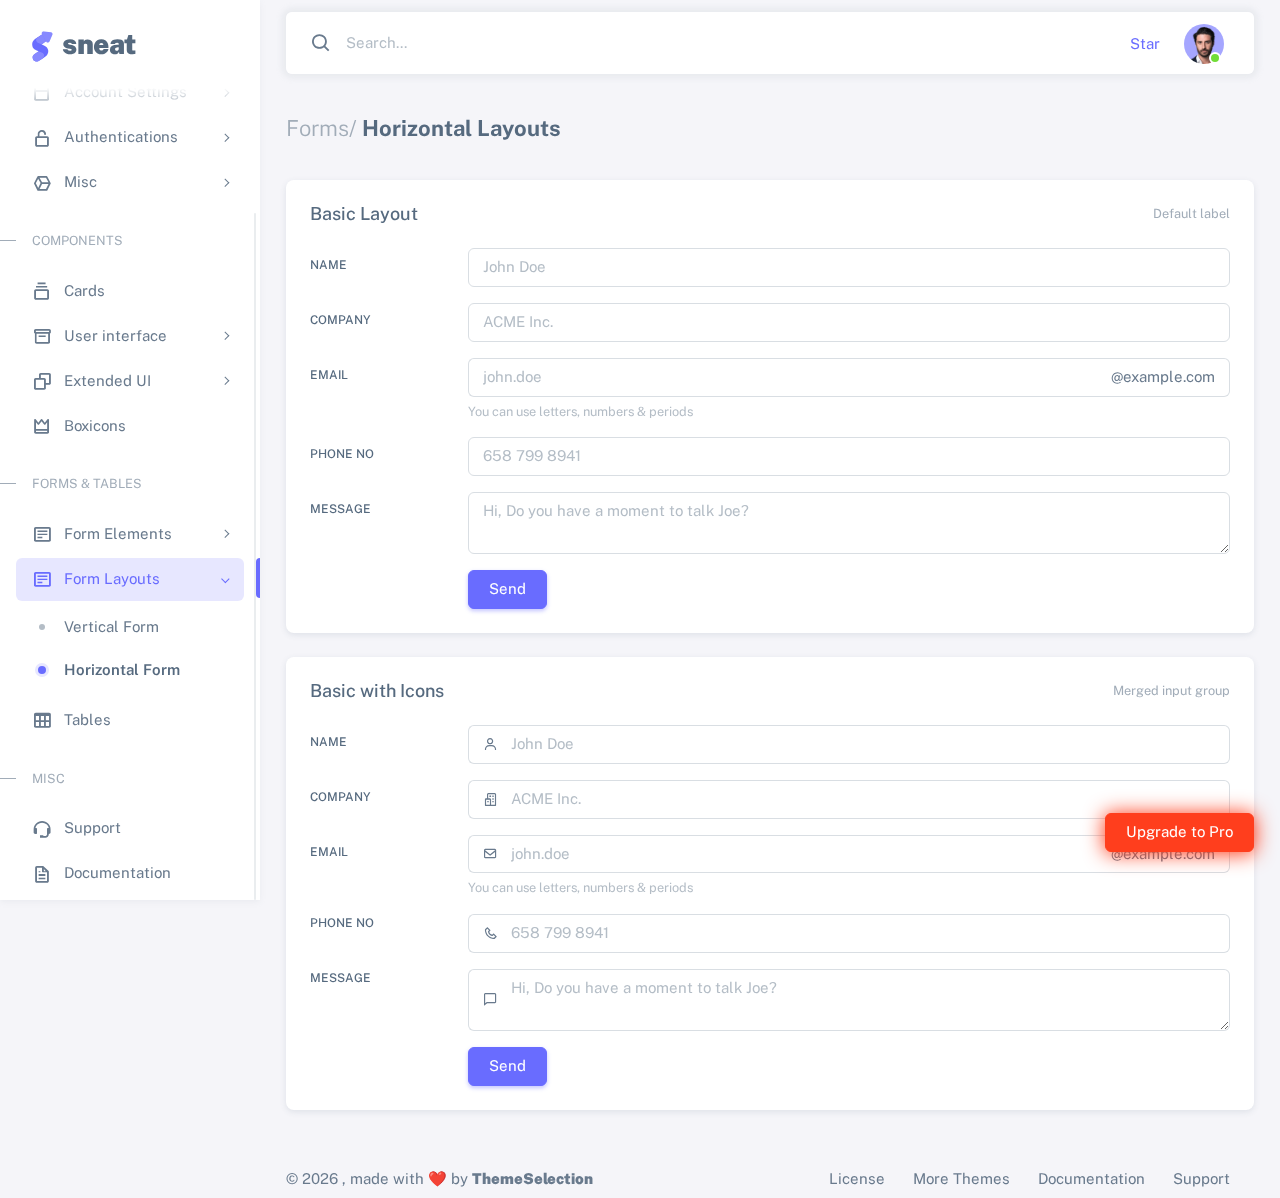
<file: EHospital/web/admin/html/form-layouts-horizontal.html>
<!DOCTYPE html>

<!-- =========================================================
* Sneat - Bootstrap 5 HTML Admin Template - Pro | v1.0.0
==============================================================

* Product Page: https://themeselection.com/products/sneat-bootstrap-html-admin-template/
* Created by: ThemeSelection
* License: You must have a valid license purchased in order to legally use the theme for your project.
* Copyright ThemeSelection (https://themeselection.com)

=========================================================
 -->
<!-- beautify ignore:start -->
<html
  lang="en"
  class="light-style layout-menu-fixed"
  dir="ltr"
  data-theme="theme-default"
  data-assets-path="../assets/"
  data-template="vertical-menu-template-free"
>
  <head>
    <meta charset="utf-8" />
    <meta
      name="viewport"
      content="width=device-width, initial-scale=1.0, user-scalable=no, minimum-scale=1.0, maximum-scale=1.0"
    />

    <title>Horizontal Layouts - Forms | Sneat - Bootstrap 5 HTML Admin Template - Pro</title>

    <meta name="description" content="" />

    <!-- Favicon -->
    <link rel="icon" type="image/x-icon" href="../assets/img/favicon/favicon.ico" />

    <!-- Fonts -->
    <link rel="preconnect" href="https://fonts.googleapis.com" />
    <link rel="preconnect" href="https://fonts.gstatic.com" crossorigin />
    <link
      href="https://fonts.googleapis.com/css2?family=Public+Sans:ital,wght@0,300;0,400;0,500;0,600;0,700;1,300;1,400;1,500;1,600;1,700&display=swap"
      rel="stylesheet"
    />

    <!-- Icons. Uncomment required icon fonts -->
    <link rel="stylesheet" href="../assets/vendor/fonts/boxicons.css" />

    <!-- Core CSS -->
    <link rel="stylesheet" href="../assets/vendor/css/core.css" class="template-customizer-core-css" />
    <link rel="stylesheet" href="../assets/vendor/css/theme-default.css" class="template-customizer-theme-css" />
    <link rel="stylesheet" href="../assets/css/demo.css" />

    <!-- Vendors CSS -->
    <link rel="stylesheet" href="../assets/vendor/libs/perfect-scrollbar/perfect-scrollbar.css" />

    <!-- Page CSS -->

    <!-- Helpers -->
    <script src="../assets/vendor/js/helpers.js"></script>

    <!--! Template customizer & Theme config files MUST be included after core stylesheets and helpers.js in the <head> section -->
    <!--? Config:  Mandatory theme config file contain global vars & default theme options, Set your preferred theme option in this file.  -->
    <script src="../assets/js/config.js"></script>
  </head>

  <body>
    <!-- Layout wrapper -->
    <div class="layout-wrapper layout-content-navbar">
      <div class="layout-container">
        <!-- Menu -->

        <aside id="layout-menu" class="layout-menu menu-vertical menu bg-menu-theme">
          <div class="app-brand demo">
            <a href="index.html" class="app-brand-link">
              <span class="app-brand-logo demo">
                <svg
                  width="25"
                  viewBox="0 0 25 42"
                  version="1.1"
                  xmlns="http://www.w3.org/2000/svg"
                  xmlns:xlink="http://www.w3.org/1999/xlink"
                >
                  <defs>
                    <path
                      d="M13.7918663,0.358365126 L3.39788168,7.44174259 C0.566865006,9.69408886 -0.379795268,12.4788597 0.557900856,15.7960551 C0.68998853,16.2305145 1.09562888,17.7872135 3.12357076,19.2293357 C3.8146334,19.7207684 5.32369333,20.3834223 7.65075054,21.2172976 L7.59773219,21.2525164 L2.63468769,24.5493413 C0.445452254,26.3002124 0.0884951797,28.5083815 1.56381646,31.1738486 C2.83770406,32.8170431 5.20850219,33.2640127 7.09180128,32.5391577 C8.347334,32.0559211 11.4559176,30.0011079 16.4175519,26.3747182 C18.0338572,24.4997857 18.6973423,22.4544883 18.4080071,20.2388261 C17.963753,17.5346866 16.1776345,15.5799961 13.0496516,14.3747546 L10.9194936,13.4715819 L18.6192054,7.984237 L13.7918663,0.358365126 Z"
                      id="path-1"
                    ></path>
                    <path
                      d="M5.47320593,6.00457225 C4.05321814,8.216144 4.36334763,10.0722806 6.40359441,11.5729822 C8.61520715,12.571656 10.0999176,13.2171421 10.8577257,13.5094407 L15.5088241,14.433041 L18.6192054,7.984237 C15.5364148,3.11535317 13.9273018,0.573395879 13.7918663,0.358365126 C13.5790555,0.511491653 10.8061687,2.3935607 5.47320593,6.00457225 Z"
                      id="path-3"
                    ></path>
                    <path
                      d="M7.50063644,21.2294429 L12.3234468,23.3159332 C14.1688022,24.7579751 14.397098,26.4880487 13.008334,28.506154 C11.6195701,30.5242593 10.3099883,31.790241 9.07958868,32.3040991 C5.78142938,33.4346997 4.13234973,34 4.13234973,34 C4.13234973,34 2.75489982,33.0538207 2.37032616e-14,31.1614621 C-0.55822714,27.8186216 -0.55822714,26.0572515 -4.05231404e-15,25.8773518 C0.83734071,25.6075023 2.77988457,22.8248993 3.3049379,22.52991 C3.65497346,22.3332504 5.05353963,21.8997614 7.50063644,21.2294429 Z"
                      id="path-4"
                    ></path>
                    <path
                      d="M20.6,7.13333333 L25.6,13.8 C26.2627417,14.6836556 26.0836556,15.9372583 25.2,16.6 C24.8538077,16.8596443 24.4327404,17 24,17 L14,17 C12.8954305,17 12,16.1045695 12,15 C12,14.5672596 12.1403557,14.1461923 12.4,13.8 L17.4,7.13333333 C18.0627417,6.24967773 19.3163444,6.07059163 20.2,6.73333333 C20.3516113,6.84704183 20.4862915,6.981722 20.6,7.13333333 Z"
                      id="path-5"
                    ></path>
                  </defs>
                  <g id="g-app-brand" stroke="none" stroke-width="1" fill="none" fill-rule="evenodd">
                    <g id="Brand-Logo" transform="translate(-27.000000, -15.000000)">
                      <g id="Icon" transform="translate(27.000000, 15.000000)">
                        <g id="Mask" transform="translate(0.000000, 8.000000)">
                          <mask id="mask-2" fill="white">
                            <use xlink:href="#path-1"></use>
                          </mask>
                          <use fill="#696cff" xlink:href="#path-1"></use>
                          <g id="Path-3" mask="url(#mask-2)">
                            <use fill="#696cff" xlink:href="#path-3"></use>
                            <use fill-opacity="0.2" fill="#FFFFFF" xlink:href="#path-3"></use>
                          </g>
                          <g id="Path-4" mask="url(#mask-2)">
                            <use fill="#696cff" xlink:href="#path-4"></use>
                            <use fill-opacity="0.2" fill="#FFFFFF" xlink:href="#path-4"></use>
                          </g>
                        </g>
                        <g
                          id="Triangle"
                          transform="translate(19.000000, 11.000000) rotate(-300.000000) translate(-19.000000, -11.000000) "
                        >
                          <use fill="#696cff" xlink:href="#path-5"></use>
                          <use fill-opacity="0.2" fill="#FFFFFF" xlink:href="#path-5"></use>
                        </g>
                      </g>
                    </g>
                  </g>
                </svg>
              </span>
              <span class="app-brand-text demo menu-text fw-bolder ms-2">Sneat</span>
            </a>

            <a href="javascript:void(0);" class="layout-menu-toggle menu-link text-large ms-auto d-block d-xl-none">
              <i class="bx bx-chevron-left bx-sm align-middle"></i>
            </a>
          </div>

          <div class="menu-inner-shadow"></div>

          <ul class="menu-inner py-1">
            <!-- Dashboard -->
            <li class="menu-item">
              <a href="index.html" class="menu-link">
                <i class="menu-icon tf-icons bx bx-home-circle"></i>
                <div data-i18n="Analytics">Dashboard</div>
              </a>
            </li>

            <!-- Layouts -->
            <li class="menu-item">
              <a href="javascript:void(0);" class="menu-link menu-toggle">
                <i class="menu-icon tf-icons bx bx-layout"></i>
                <div data-i18n="Layouts">Layouts</div>
              </a>

              <ul class="menu-sub">
                <li class="menu-item">
                  <a href="layouts-without-menu.html" class="menu-link">
                    <div data-i18n="Without menu">Without menu</div>
                  </a>
                </li>
                <li class="menu-item">
                  <a href="layouts-without-navbar.html" class="menu-link">
                    <div data-i18n="Without navbar">Without navbar</div>
                  </a>
                </li>
                <li class="menu-item">
                  <a href="layouts-container.html" class="menu-link">
                    <div data-i18n="Container">Container</div>
                  </a>
                </li>
                <li class="menu-item">
                  <a href="layouts-fluid.html" class="menu-link">
                    <div data-i18n="Fluid">Fluid</div>
                  </a>
                </li>
                <li class="menu-item">
                  <a href="layouts-blank.html" class="menu-link">
                    <div data-i18n="Blank">Blank</div>
                  </a>
                </li>
              </ul>
            </li>

            <li class="menu-header small text-uppercase">
              <span class="menu-header-text">Pages</span>
            </li>
            <li class="menu-item">
              <a href="javascript:void(0);" class="menu-link menu-toggle">
                <i class="menu-icon tf-icons bx bx-dock-top"></i>
                <div data-i18n="Account Settings">Account Settings</div>
              </a>
              <ul class="menu-sub">
                <li class="menu-item">
                  <a href="pages-account-settings-account.html" class="menu-link">
                    <div data-i18n="Account">Account</div>
                  </a>
                </li>
                <li class="menu-item">
                  <a href="pages-account-settings-notifications.html" class="menu-link">
                    <div data-i18n="Notifications">Notifications</div>
                  </a>
                </li>
                <li class="menu-item">
                  <a href="pages-account-settings-connections.html" class="menu-link">
                    <div data-i18n="Connections">Connections</div>
                  </a>
                </li>
              </ul>
            </li>
            <li class="menu-item">
              <a href="javascript:void(0);" class="menu-link menu-toggle">
                <i class="menu-icon tf-icons bx bx-lock-open-alt"></i>
                <div data-i18n="Authentications">Authentications</div>
              </a>
              <ul class="menu-sub">
                <li class="menu-item">
                  <a href="auth-login-basic.html" class="menu-link" target="_blank">
                    <div data-i18n="Basic">Login</div>
                  </a>
                </li>
                <li class="menu-item">
                  <a href="auth-register-basic.html" class="menu-link" target="_blank">
                    <div data-i18n="Basic">Register</div>
                  </a>
                </li>
                <li class="menu-item">
                  <a href="auth-forgot-password-basic.html" class="menu-link" target="_blank">
                    <div data-i18n="Basic">Forgot Password</div>
                  </a>
                </li>
              </ul>
            </li>
            <li class="menu-item">
              <a href="javascript:void(0);" class="menu-link menu-toggle">
                <i class="menu-icon tf-icons bx bx-cube-alt"></i>
                <div data-i18n="Misc">Misc</div>
              </a>
              <ul class="menu-sub">
                <li class="menu-item">
                  <a href="pages-misc-error.html" class="menu-link">
                    <div data-i18n="Error">Error</div>
                  </a>
                </li>
                <li class="menu-item">
                  <a href="pages-misc-under-maintenance.html" class="menu-link">
                    <div data-i18n="Under Maintenance">Under Maintenance</div>
                  </a>
                </li>
              </ul>
            </li>
            <!-- Components -->
            <li class="menu-header small text-uppercase"><span class="menu-header-text">Components</span></li>
            <!-- Cards -->
            <li class="menu-item">
              <a href="cards-basic.html" class="menu-link">
                <i class="menu-icon tf-icons bx bx-collection"></i>
                <div data-i18n="Basic">Cards</div>
              </a>
            </li>
            <!-- User interface -->
            <li class="menu-item">
              <a href="javascript:void(0)" class="menu-link menu-toggle">
                <i class="menu-icon tf-icons bx bx-box"></i>
                <div data-i18n="User interface">User interface</div>
              </a>
              <ul class="menu-sub">
                <li class="menu-item">
                  <a href="ui-accordion.html" class="menu-link">
                    <div data-i18n="Accordion">Accordion</div>
                  </a>
                </li>
                <li class="menu-item">
                  <a href="ui-alerts.html" class="menu-link">
                    <div data-i18n="Alerts">Alerts</div>
                  </a>
                </li>
                <li class="menu-item">
                  <a href="ui-badges.html" class="menu-link">
                    <div data-i18n="Badges">Badges</div>
                  </a>
                </li>
                <li class="menu-item">
                  <a href="ui-buttons.html" class="menu-link">
                    <div data-i18n="Buttons">Buttons</div>
                  </a>
                </li>
                <li class="menu-item">
                  <a href="ui-carousel.html" class="menu-link">
                    <div data-i18n="Carousel">Carousel</div>
                  </a>
                </li>
                <li class="menu-item">
                  <a href="ui-collapse.html" class="menu-link">
                    <div data-i18n="Collapse">Collapse</div>
                  </a>
                </li>
                <li class="menu-item">
                  <a href="ui-dropdowns.html" class="menu-link">
                    <div data-i18n="Dropdowns">Dropdowns</div>
                  </a>
                </li>
                <li class="menu-item">
                  <a href="ui-footer.html" class="menu-link">
                    <div data-i18n="Footer">Footer</div>
                  </a>
                </li>
                <li class="menu-item">
                  <a href="ui-list-groups.html" class="menu-link">
                    <div data-i18n="List Groups">List groups</div>
                  </a>
                </li>
                <li class="menu-item">
                  <a href="ui-modals.html" class="menu-link">
                    <div data-i18n="Modals">Modals</div>
                  </a>
                </li>
                <li class="menu-item">
                  <a href="ui-navbar.html" class="menu-link">
                    <div data-i18n="Navbar">Navbar</div>
                  </a>
                </li>
                <li class="menu-item">
                  <a href="ui-offcanvas.html" class="menu-link">
                    <div data-i18n="Offcanvas">Offcanvas</div>
                  </a>
                </li>
                <li class="menu-item">
                  <a href="ui-pagination-breadcrumbs.html" class="menu-link">
                    <div data-i18n="Pagination &amp; Breadcrumbs">Pagination &amp; Breadcrumbs</div>
                  </a>
                </li>
                <li class="menu-item">
                  <a href="ui-progress.html" class="menu-link">
                    <div data-i18n="Progress">Progress</div>
                  </a>
                </li>
                <li class="menu-item">
                  <a href="ui-spinners.html" class="menu-link">
                    <div data-i18n="Spinners">Spinners</div>
                  </a>
                </li>
                <li class="menu-item">
                  <a href="ui-tabs-pills.html" class="menu-link">
                    <div data-i18n="Tabs &amp; Pills">Tabs &amp; Pills</div>
                  </a>
                </li>
                <li class="menu-item">
                  <a href="ui-toasts.html" class="menu-link">
                    <div data-i18n="Toasts">Toasts</div>
                  </a>
                </li>
                <li class="menu-item">
                  <a href="ui-tooltips-popovers.html" class="menu-link">
                    <div data-i18n="Tooltips & Popovers">Tooltips &amp; popovers</div>
                  </a>
                </li>
                <li class="menu-item">
                  <a href="ui-typography.html" class="menu-link">
                    <div data-i18n="Typography">Typography</div>
                  </a>
                </li>
              </ul>
            </li>

            <!-- Extended components -->
            <li class="menu-item">
              <a href="javascript:void(0)" class="menu-link menu-toggle">
                <i class="menu-icon tf-icons bx bx-copy"></i>
                <div data-i18n="Extended UI">Extended UI</div>
              </a>
              <ul class="menu-sub">
                <li class="menu-item">
                  <a href="extended-ui-perfect-scrollbar.html" class="menu-link">
                    <div data-i18n="Perfect Scrollbar">Perfect scrollbar</div>
                  </a>
                </li>
                <li class="menu-item">
                  <a href="extended-ui-text-divider.html" class="menu-link">
                    <div data-i18n="Text Divider">Text Divider</div>
                  </a>
                </li>
              </ul>
            </li>

            <li class="menu-item">
              <a href="icons-boxicons.html" class="menu-link">
                <i class="menu-icon tf-icons bx bx-crown"></i>
                <div data-i18n="Boxicons">Boxicons</div>
              </a>
            </li>

            <!-- Forms & Tables -->
            <li class="menu-header small text-uppercase"><span class="menu-header-text">Forms &amp; Tables</span></li>
            <!-- Forms -->
            <li class="menu-item">
              <a href="javascript:void(0);" class="menu-link menu-toggle">
                <i class="menu-icon tf-icons bx bx-detail"></i>
                <div data-i18n="Form Elements">Form Elements</div>
              </a>
              <ul class="menu-sub">
                <li class="menu-item">
                  <a href="forms-basic-inputs.html" class="menu-link">
                    <div data-i18n="Basic Inputs">Basic Inputs</div>
                  </a>
                </li>
                <li class="menu-item">
                  <a href="forms-input-groups.html" class="menu-link">
                    <div data-i18n="Input groups">Input groups</div>
                  </a>
                </li>
              </ul>
            </li>
            <li class="menu-item active open">
              <a href="javascript:void(0);" class="menu-link menu-toggle">
                <i class="menu-icon tf-icons bx bx-detail"></i>
                <div data-i18n="Form Layouts">Form Layouts</div>
              </a>
              <ul class="menu-sub">
                <li class="menu-item">
                  <a href="form-layouts-vertical.html" class="menu-link">
                    <div data-i18n="Vertical Form">Vertical Form</div>
                  </a>
                </li>
                <li class="menu-item active">
                  <a href="form-layouts-horizontal.html" class="menu-link">
                    <div data-i18n="Horizontal Form">Horizontal Form</div>
                  </a>
                </li>
              </ul>
            </li>
            <!-- Tables -->
            <li class="menu-item">
              <a href="tables-basic.html" class="menu-link">
                <i class="menu-icon tf-icons bx bx-table"></i>
                <div data-i18n="Tables">Tables</div>
              </a>
            </li>
            <!-- Misc -->
            <li class="menu-header small text-uppercase"><span class="menu-header-text">Misc</span></li>
            <li class="menu-item">
              <a
                href="https://github.com/themeselection/sneat-html-admin-template-free/issues"
                target="_blank"
                class="menu-link"
              >
                <i class="menu-icon tf-icons bx bx-support"></i>
                <div data-i18n="Support">Support</div>
              </a>
            </li>
            <li class="menu-item">
              <a
                href="https://themeselection.com/demo/sneat-bootstrap-html-admin-template/documentation/"
                target="_blank"
                class="menu-link"
              >
                <i class="menu-icon tf-icons bx bx-file"></i>
                <div data-i18n="Documentation">Documentation</div>
              </a>
            </li>
          </ul>
        </aside>
        <!-- / Menu -->

        <!-- Layout container -->
        <div class="layout-page">
          <!-- Navbar -->

          <nav
            class="layout-navbar container-xxl navbar navbar-expand-xl navbar-detached align-items-center bg-navbar-theme"
            id="layout-navbar"
          >
            <div class="layout-menu-toggle navbar-nav align-items-xl-center me-3 me-xl-0 d-xl-none">
              <a class="nav-item nav-link px-0 me-xl-4" href="javascript:void(0)">
                <i class="bx bx-menu bx-sm"></i>
              </a>
            </div>

            <div class="navbar-nav-right d-flex align-items-center" id="navbar-collapse">
              <!-- Search -->
              <div class="navbar-nav align-items-center">
                <div class="nav-item d-flex align-items-center">
                  <i class="bx bx-search fs-4 lh-0"></i>
                  <input
                    type="text"
                    class="form-control border-0 shadow-none"
                    placeholder="Search..."
                    aria-label="Search..."
                  />
                </div>
              </div>
              <!-- /Search -->

              <ul class="navbar-nav flex-row align-items-center ms-auto">
                <!-- Place this tag where you want the button to render. -->
                <li class="nav-item lh-1 me-3">
                  <a
                    class="github-button"
                    href="https://github.com/themeselection/sneat-html-admin-template-free"
                    data-icon="octicon-star"
                    data-size="large"
                    data-show-count="true"
                    aria-label="Star themeselection/sneat-html-admin-template-free on GitHub"
                    >Star</a
                  >
                </li>

                <!-- User -->
                <li class="nav-item navbar-dropdown dropdown-user dropdown">
                  <a class="nav-link dropdown-toggle hide-arrow" href="javascript:void(0);" data-bs-toggle="dropdown">
                    <div class="avatar avatar-online">
                      <img src="../assets/img/avatars/1.png" alt class="w-px-40 h-auto rounded-circle" />
                    </div>
                  </a>
                  <ul class="dropdown-menu dropdown-menu-end">
                    <li>
                      <a class="dropdown-item" href="#">
                        <div class="d-flex">
                          <div class="flex-shrink-0 me-3">
                            <div class="avatar avatar-online">
                              <img src="../assets/img/avatars/1.png" alt class="w-px-40 h-auto rounded-circle" />
                            </div>
                          </div>
                          <div class="flex-grow-1">
                            <span class="fw-semibold d-block">John Doe</span>
                            <small class="text-muted">Admin</small>
                          </div>
                        </div>
                      </a>
                    </li>
                    <li>
                      <div class="dropdown-divider"></div>
                    </li>
                    <li>
                      <a class="dropdown-item" href="#">
                        <i class="bx bx-user me-2"></i>
                        <span class="align-middle">My Profile</span>
                      </a>
                    </li>
                    <li>
                      <a class="dropdown-item" href="#">
                        <i class="bx bx-cog me-2"></i>
                        <span class="align-middle">Settings</span>
                      </a>
                    </li>
                    <li>
                      <a class="dropdown-item" href="#">
                        <span class="d-flex align-items-center align-middle">
                          <i class="flex-shrink-0 bx bx-credit-card me-2"></i>
                          <span class="flex-grow-1 align-middle">Billing</span>
                          <span class="flex-shrink-0 badge badge-center rounded-pill bg-danger w-px-20 h-px-20">4</span>
                        </span>
                      </a>
                    </li>
                    <li>
                      <div class="dropdown-divider"></div>
                    </li>
                    <li>
                      <a class="dropdown-item" href="auth-login-basic.html">
                        <i class="bx bx-power-off me-2"></i>
                        <span class="align-middle">Log Out</span>
                      </a>
                    </li>
                  </ul>
                </li>
                <!--/ User -->
              </ul>
            </div>
          </nav>

          <!-- / Navbar -->

          <!-- Content wrapper -->
          <div class="content-wrapper">
            <!-- Content -->

            <div class="container-xxl flex-grow-1 container-p-y">
              <h4 class="fw-bold py-3 mb-4"><span class="text-muted fw-light">Forms/</span> Horizontal Layouts</h4>

              <!-- Basic Layout & Basic with Icons -->
              <div class="row">
                <!-- Basic Layout -->
                <div class="col-xxl">
                  <div class="card mb-4">
                    <div class="card-header d-flex align-items-center justify-content-between">
                      <h5 class="mb-0">Basic Layout</h5>
                      <small class="text-muted float-end">Default label</small>
                    </div>
                    <div class="card-body">
                      <form>
                        <div class="row mb-3">
                          <label class="col-sm-2 col-form-label" for="basic-default-name">Name</label>
                          <div class="col-sm-10">
                            <input type="text" class="form-control" id="basic-default-name" placeholder="John Doe" />
                          </div>
                        </div>
                        <div class="row mb-3">
                          <label class="col-sm-2 col-form-label" for="basic-default-company">Company</label>
                          <div class="col-sm-10">
                            <input
                              type="text"
                              class="form-control"
                              id="basic-default-company"
                              placeholder="ACME Inc."
                            />
                          </div>
                        </div>
                        <div class="row mb-3">
                          <label class="col-sm-2 col-form-label" for="basic-default-email">Email</label>
                          <div class="col-sm-10">
                            <div class="input-group input-group-merge">
                              <input
                                type="text"
                                id="basic-default-email"
                                class="form-control"
                                placeholder="john.doe"
                                aria-label="john.doe"
                                aria-describedby="basic-default-email2"
                              />
                              <span class="input-group-text" id="basic-default-email2">@example.com</span>
                            </div>
                            <div class="form-text">You can use letters, numbers & periods</div>
                          </div>
                        </div>
                        <div class="row mb-3">
                          <label class="col-sm-2 col-form-label" for="basic-default-phone">Phone No</label>
                          <div class="col-sm-10">
                            <input
                              type="text"
                              id="basic-default-phone"
                              class="form-control phone-mask"
                              placeholder="658 799 8941"
                              aria-label="658 799 8941"
                              aria-describedby="basic-default-phone"
                            />
                          </div>
                        </div>
                        <div class="row mb-3">
                          <label class="col-sm-2 col-form-label" for="basic-default-message">Message</label>
                          <div class="col-sm-10">
                            <textarea
                              id="basic-default-message"
                              class="form-control"
                              placeholder="Hi, Do you have a moment to talk Joe?"
                              aria-label="Hi, Do you have a moment to talk Joe?"
                              aria-describedby="basic-icon-default-message2"
                            ></textarea>
                          </div>
                        </div>
                        <div class="row justify-content-end">
                          <div class="col-sm-10">
                            <button type="submit" class="btn btn-primary">Send</button>
                          </div>
                        </div>
                      </form>
                    </div>
                  </div>
                </div>
                <!-- Basic with Icons -->
                <div class="col-xxl">
                  <div class="card mb-4">
                    <div class="card-header d-flex align-items-center justify-content-between">
                      <h5 class="mb-0">Basic with Icons</h5>
                      <small class="text-muted float-end">Merged input group</small>
                    </div>
                    <div class="card-body">
                      <form>
                        <div class="row mb-3">
                          <label class="col-sm-2 col-form-label" for="basic-icon-default-fullname">Name</label>
                          <div class="col-sm-10">
                            <div class="input-group input-group-merge">
                              <span id="basic-icon-default-fullname2" class="input-group-text"
                                ><i class="bx bx-user"></i
                              ></span>
                              <input
                                type="text"
                                class="form-control"
                                id="basic-icon-default-fullname"
                                placeholder="John Doe"
                                aria-label="John Doe"
                                aria-describedby="basic-icon-default-fullname2"
                              />
                            </div>
                          </div>
                        </div>
                        <div class="row mb-3">
                          <label class="col-sm-2 col-form-label" for="basic-icon-default-company">Company</label>
                          <div class="col-sm-10">
                            <div class="input-group input-group-merge">
                              <span id="basic-icon-default-company2" class="input-group-text"
                                ><i class="bx bx-buildings"></i
                              ></span>
                              <input
                                type="text"
                                id="basic-icon-default-company"
                                class="form-control"
                                placeholder="ACME Inc."
                                aria-label="ACME Inc."
                                aria-describedby="basic-icon-default-company2"
                              />
                            </div>
                          </div>
                        </div>
                        <div class="row mb-3">
                          <label class="col-sm-2 col-form-label" for="basic-icon-default-email">Email</label>
                          <div class="col-sm-10">
                            <div class="input-group input-group-merge">
                              <span class="input-group-text"><i class="bx bx-envelope"></i></span>
                              <input
                                type="text"
                                id="basic-icon-default-email"
                                class="form-control"
                                placeholder="john.doe"
                                aria-label="john.doe"
                                aria-describedby="basic-icon-default-email2"
                              />
                              <span id="basic-icon-default-email2" class="input-group-text">@example.com</span>
                            </div>
                            <div class="form-text">You can use letters, numbers & periods</div>
                          </div>
                        </div>
                        <div class="row mb-3">
                          <label class="col-sm-2 form-label" for="basic-icon-default-phone">Phone No</label>
                          <div class="col-sm-10">
                            <div class="input-group input-group-merge">
                              <span id="basic-icon-default-phone2" class="input-group-text"
                                ><i class="bx bx-phone"></i
                              ></span>
                              <input
                                type="text"
                                id="basic-icon-default-phone"
                                class="form-control phone-mask"
                                placeholder="658 799 8941"
                                aria-label="658 799 8941"
                                aria-describedby="basic-icon-default-phone2"
                              />
                            </div>
                          </div>
                        </div>
                        <div class="row mb-3">
                          <label class="col-sm-2 form-label" for="basic-icon-default-message">Message</label>
                          <div class="col-sm-10">
                            <div class="input-group input-group-merge">
                              <span id="basic-icon-default-message2" class="input-group-text"
                                ><i class="bx bx-comment"></i
                              ></span>
                              <textarea
                                id="basic-icon-default-message"
                                class="form-control"
                                placeholder="Hi, Do you have a moment to talk Joe?"
                                aria-label="Hi, Do you have a moment to talk Joe?"
                                aria-describedby="basic-icon-default-message2"
                              ></textarea>
                            </div>
                          </div>
                        </div>
                        <div class="row justify-content-end">
                          <div class="col-sm-10">
                            <button type="submit" class="btn btn-primary">Send</button>
                          </div>
                        </div>
                      </form>
                    </div>
                  </div>
                </div>
              </div>
            </div>
            <!-- / Content -->

            <!-- Footer -->
            <footer class="content-footer footer bg-footer-theme">
              <div class="container-xxl d-flex flex-wrap justify-content-between py-2 flex-md-row flex-column">
                <div class="mb-2 mb-md-0">
                  ©
                  <script>
                    document.write(new Date().getFullYear());
                  </script>
                  , made with ❤️ by
                  <a href="https://themeselection.com" target="_blank" class="footer-link fw-bolder">ThemeSelection</a>
                </div>
                <div>
                  <a href="https://themeselection.com/license/" class="footer-link me-4" target="_blank">License</a>
                  <a href="https://themeselection.com/" target="_blank" class="footer-link me-4">More Themes</a>

                  <a
                    href="https://themeselection.com/demo/sneat-bootstrap-html-admin-template/documentation/"
                    target="_blank"
                    class="footer-link me-4"
                    >Documentation</a
                  >

                  <a
                    href="https://github.com/themeselection/sneat-html-admin-template-free/issues"
                    target="_blank"
                    class="footer-link me-4"
                    >Support</a
                  >
                </div>
              </div>
            </footer>
            <!-- / Footer -->

            <div class="content-backdrop fade"></div>
          </div>
          <!-- Content wrapper -->
        </div>
        <!-- / Layout page -->
      </div>

      <!-- Overlay -->
      <div class="layout-overlay layout-menu-toggle"></div>
    </div>
    <!-- / Layout wrapper -->

    <div class="buy-now">
      <a
        href="https://themeselection.com/products/sneat-bootstrap-html-admin-template/"
        target="_blank"
        class="btn btn-danger btn-buy-now"
        >Upgrade to Pro</a
      >
    </div>

    <!-- Core JS -->
    <!-- build:js assets/vendor/js/core.js -->
    <script src="../assets/vendor/libs/jquery/jquery.js"></script>
    <script src="../assets/vendor/libs/popper/popper.js"></script>
    <script src="../assets/vendor/js/bootstrap.js"></script>
    <script src="../assets/vendor/libs/perfect-scrollbar/perfect-scrollbar.js"></script>

    <script src="../assets/vendor/js/menu.js"></script>
    <!-- endbuild -->

    <!-- Vendors JS -->

    <!-- Main JS -->
    <script src="../assets/js/main.js"></script>

    <!-- Page JS -->

    <!-- Place this tag in your head or just before your close body tag. -->
    <script async defer src="https://buttons.github.io/buttons.js"></script>
  </body>
</html>
</file>
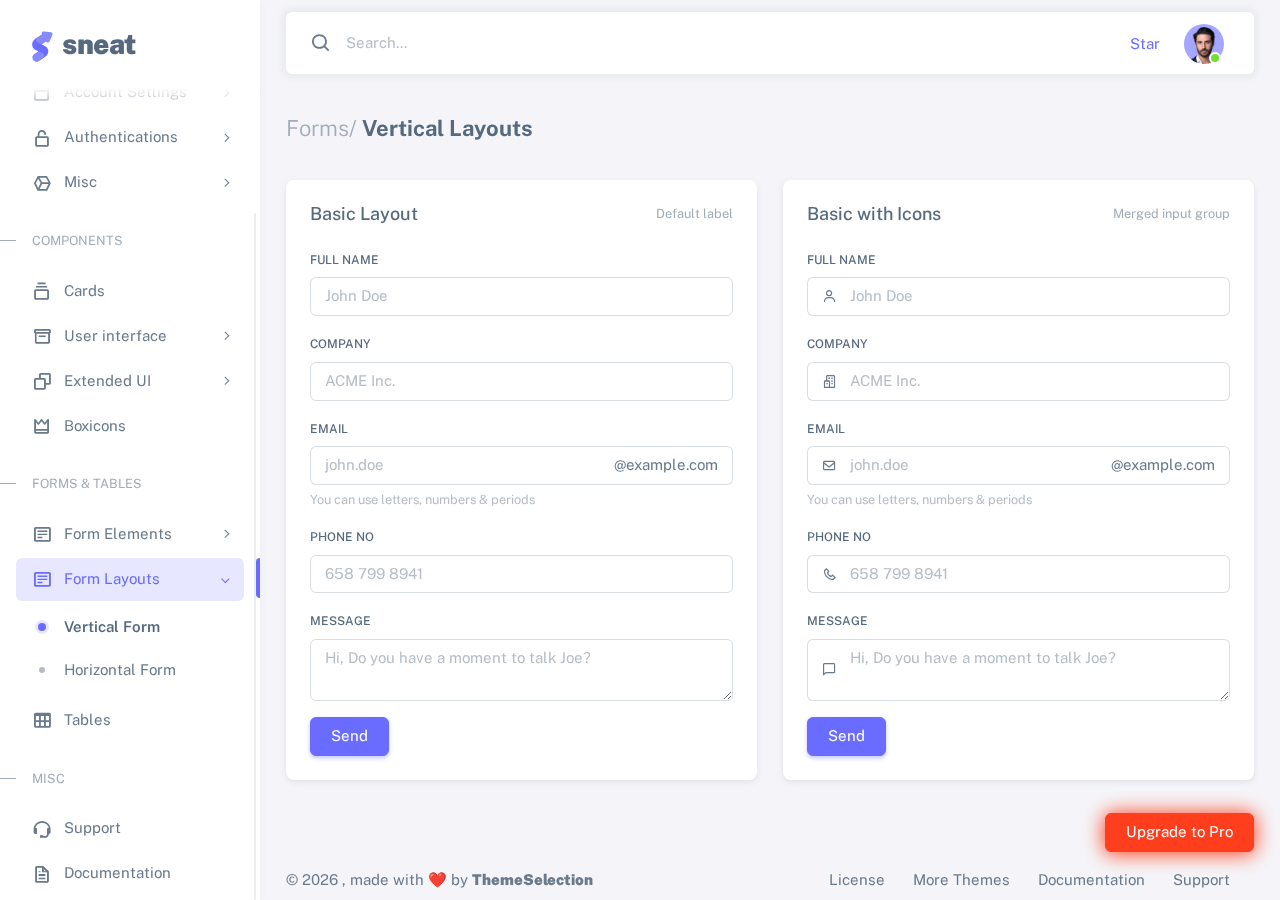
<file: EHospital/web/admin/html/form-layouts-vertical.html>
<!DOCTYPE html>

<!-- =========================================================
* Sneat - Bootstrap 5 HTML Admin Template - Pro | v1.0.0
==============================================================

* Product Page: https://themeselection.com/products/sneat-bootstrap-html-admin-template/
* Created by: ThemeSelection
* License: You must have a valid license purchased in order to legally use the theme for your project.
* Copyright ThemeSelection (https://themeselection.com)

=========================================================
 -->
<!-- beautify ignore:start -->
<html
  lang="en"
  class="light-style layout-menu-fixed"
  dir="ltr"
  data-theme="theme-default"
  data-assets-path="../assets/"
  data-template="vertical-menu-template-free"
>
  <head>
    <meta charset="utf-8" />
    <meta
      name="viewport"
      content="width=device-width, initial-scale=1.0, user-scalable=no, minimum-scale=1.0, maximum-scale=1.0"
    />

    <title>Vertical Layouts - Forms | Sneat - Bootstrap 5 HTML Admin Template - Pro</title>

    <meta name="description" content="" />

    <!-- Favicon -->
    <link rel="icon" type="image/x-icon" href="../assets/img/favicon/favicon.ico" />

    <!-- Fonts -->
    <link rel="preconnect" href="https://fonts.googleapis.com" />
    <link rel="preconnect" href="https://fonts.gstatic.com" crossorigin />
    <link
      href="https://fonts.googleapis.com/css2?family=Public+Sans:ital,wght@0,300;0,400;0,500;0,600;0,700;1,300;1,400;1,500;1,600;1,700&display=swap"
      rel="stylesheet"
    />

    <!-- Icons. Uncomment required icon fonts -->
    <link rel="stylesheet" href="../assets/vendor/fonts/boxicons.css" />

    <!-- Core CSS -->
    <link rel="stylesheet" href="../assets/vendor/css/core.css" class="template-customizer-core-css" />
    <link rel="stylesheet" href="../assets/vendor/css/theme-default.css" class="template-customizer-theme-css" />
    <link rel="stylesheet" href="../assets/css/demo.css" />

    <!-- Vendors CSS -->
    <link rel="stylesheet" href="../assets/vendor/libs/perfect-scrollbar/perfect-scrollbar.css" />

    <!-- Page CSS -->

    <!-- Helpers -->
    <script src="../assets/vendor/js/helpers.js"></script>

    <!--! Template customizer & Theme config files MUST be included after core stylesheets and helpers.js in the <head> section -->
    <!--? Config:  Mandatory theme config file contain global vars & default theme options, Set your preferred theme option in this file.  -->
    <script src="../assets/js/config.js"></script>
  </head>

  <body>
    <!-- Layout wrapper -->
    <div class="layout-wrapper layout-content-navbar">
      <div class="layout-container">
        <!-- Menu -->

        <aside id="layout-menu" class="layout-menu menu-vertical menu bg-menu-theme">
          <div class="app-brand demo">
            <a href="index.html" class="app-brand-link">
              <span class="app-brand-logo demo">
                <svg
                  width="25"
                  viewBox="0 0 25 42"
                  version="1.1"
                  xmlns="http://www.w3.org/2000/svg"
                  xmlns:xlink="http://www.w3.org/1999/xlink"
                >
                  <defs>
                    <path
                      d="M13.7918663,0.358365126 L3.39788168,7.44174259 C0.566865006,9.69408886 -0.379795268,12.4788597 0.557900856,15.7960551 C0.68998853,16.2305145 1.09562888,17.7872135 3.12357076,19.2293357 C3.8146334,19.7207684 5.32369333,20.3834223 7.65075054,21.2172976 L7.59773219,21.2525164 L2.63468769,24.5493413 C0.445452254,26.3002124 0.0884951797,28.5083815 1.56381646,31.1738486 C2.83770406,32.8170431 5.20850219,33.2640127 7.09180128,32.5391577 C8.347334,32.0559211 11.4559176,30.0011079 16.4175519,26.3747182 C18.0338572,24.4997857 18.6973423,22.4544883 18.4080071,20.2388261 C17.963753,17.5346866 16.1776345,15.5799961 13.0496516,14.3747546 L10.9194936,13.4715819 L18.6192054,7.984237 L13.7918663,0.358365126 Z"
                      id="path-1"
                    ></path>
                    <path
                      d="M5.47320593,6.00457225 C4.05321814,8.216144 4.36334763,10.0722806 6.40359441,11.5729822 C8.61520715,12.571656 10.0999176,13.2171421 10.8577257,13.5094407 L15.5088241,14.433041 L18.6192054,7.984237 C15.5364148,3.11535317 13.9273018,0.573395879 13.7918663,0.358365126 C13.5790555,0.511491653 10.8061687,2.3935607 5.47320593,6.00457225 Z"
                      id="path-3"
                    ></path>
                    <path
                      d="M7.50063644,21.2294429 L12.3234468,23.3159332 C14.1688022,24.7579751 14.397098,26.4880487 13.008334,28.506154 C11.6195701,30.5242593 10.3099883,31.790241 9.07958868,32.3040991 C5.78142938,33.4346997 4.13234973,34 4.13234973,34 C4.13234973,34 2.75489982,33.0538207 2.37032616e-14,31.1614621 C-0.55822714,27.8186216 -0.55822714,26.0572515 -4.05231404e-15,25.8773518 C0.83734071,25.6075023 2.77988457,22.8248993 3.3049379,22.52991 C3.65497346,22.3332504 5.05353963,21.8997614 7.50063644,21.2294429 Z"
                      id="path-4"
                    ></path>
                    <path
                      d="M20.6,7.13333333 L25.6,13.8 C26.2627417,14.6836556 26.0836556,15.9372583 25.2,16.6 C24.8538077,16.8596443 24.4327404,17 24,17 L14,17 C12.8954305,17 12,16.1045695 12,15 C12,14.5672596 12.1403557,14.1461923 12.4,13.8 L17.4,7.13333333 C18.0627417,6.24967773 19.3163444,6.07059163 20.2,6.73333333 C20.3516113,6.84704183 20.4862915,6.981722 20.6,7.13333333 Z"
                      id="path-5"
                    ></path>
                  </defs>
                  <g id="g-app-brand" stroke="none" stroke-width="1" fill="none" fill-rule="evenodd">
                    <g id="Brand-Logo" transform="translate(-27.000000, -15.000000)">
                      <g id="Icon" transform="translate(27.000000, 15.000000)">
                        <g id="Mask" transform="translate(0.000000, 8.000000)">
                          <mask id="mask-2" fill="white">
                            <use xlink:href="#path-1"></use>
                          </mask>
                          <use fill="#696cff" xlink:href="#path-1"></use>
                          <g id="Path-3" mask="url(#mask-2)">
                            <use fill="#696cff" xlink:href="#path-3"></use>
                            <use fill-opacity="0.2" fill="#FFFFFF" xlink:href="#path-3"></use>
                          </g>
                          <g id="Path-4" mask="url(#mask-2)">
                            <use fill="#696cff" xlink:href="#path-4"></use>
                            <use fill-opacity="0.2" fill="#FFFFFF" xlink:href="#path-4"></use>
                          </g>
                        </g>
                        <g
                          id="Triangle"
                          transform="translate(19.000000, 11.000000) rotate(-300.000000) translate(-19.000000, -11.000000) "
                        >
                          <use fill="#696cff" xlink:href="#path-5"></use>
                          <use fill-opacity="0.2" fill="#FFFFFF" xlink:href="#path-5"></use>
                        </g>
                      </g>
                    </g>
                  </g>
                </svg>
              </span>
              <span class="app-brand-text demo menu-text fw-bolder ms-2">Sneat</span>
            </a>

            <a href="javascript:void(0);" class="layout-menu-toggle menu-link text-large ms-auto d-block d-xl-none">
              <i class="bx bx-chevron-left bx-sm align-middle"></i>
            </a>
          </div>

          <div class="menu-inner-shadow"></div>

          <ul class="menu-inner py-1">
            <!-- Dashboard -->
            <li class="menu-item">
              <a href="index.html" class="menu-link">
                <i class="menu-icon tf-icons bx bx-home-circle"></i>
                <div data-i18n="Analytics">Dashboard</div>
              </a>
            </li>

            <!-- Layouts -->
            <li class="menu-item">
              <a href="javascript:void(0);" class="menu-link menu-toggle">
                <i class="menu-icon tf-icons bx bx-layout"></i>
                <div data-i18n="Layouts">Layouts</div>
              </a>

              <ul class="menu-sub">
                <li class="menu-item">
                  <a href="layouts-without-menu.html" class="menu-link">
                    <div data-i18n="Without menu">Without menu</div>
                  </a>
                </li>
                <li class="menu-item">
                  <a href="layouts-without-navbar.html" class="menu-link">
                    <div data-i18n="Without navbar">Without navbar</div>
                  </a>
                </li>
                <li class="menu-item">
                  <a href="layouts-container.html" class="menu-link">
                    <div data-i18n="Container">Container</div>
                  </a>
                </li>
                <li class="menu-item">
                  <a href="layouts-fluid.html" class="menu-link">
                    <div data-i18n="Fluid">Fluid</div>
                  </a>
                </li>
                <li class="menu-item">
                  <a href="layouts-blank.html" class="menu-link">
                    <div data-i18n="Blank">Blank</div>
                  </a>
                </li>
              </ul>
            </li>

            <li class="menu-header small text-uppercase">
              <span class="menu-header-text">Pages</span>
            </li>
            <li class="menu-item">
              <a href="javascript:void(0);" class="menu-link menu-toggle">
                <i class="menu-icon tf-icons bx bx-dock-top"></i>
                <div data-i18n="Account Settings">Account Settings</div>
              </a>
              <ul class="menu-sub">
                <li class="menu-item">
                  <a href="pages-account-settings-account.html" class="menu-link">
                    <div data-i18n="Account">Account</div>
                  </a>
                </li>
                <li class="menu-item">
                  <a href="pages-account-settings-notifications.html" class="menu-link">
                    <div data-i18n="Notifications">Notifications</div>
                  </a>
                </li>
                <li class="menu-item">
                  <a href="pages-account-settings-connections.html" class="menu-link">
                    <div data-i18n="Connections">Connections</div>
                  </a>
                </li>
              </ul>
            </li>
            <li class="menu-item">
              <a href="javascript:void(0);" class="menu-link menu-toggle">
                <i class="menu-icon tf-icons bx bx-lock-open-alt"></i>
                <div data-i18n="Authentications">Authentications</div>
              </a>
              <ul class="menu-sub">
                <li class="menu-item">
                  <a href="auth-login-basic.html" class="menu-link" target="_blank">
                    <div data-i18n="Basic">Login</div>
                  </a>
                </li>
                <li class="menu-item">
                  <a href="auth-register-basic.html" class="menu-link" target="_blank">
                    <div data-i18n="Basic">Register</div>
                  </a>
                </li>
                <li class="menu-item">
                  <a href="auth-forgot-password-basic.html" class="menu-link" target="_blank">
                    <div data-i18n="Basic">Forgot Password</div>
                  </a>
                </li>
              </ul>
            </li>
            <li class="menu-item">
              <a href="javascript:void(0);" class="menu-link menu-toggle">
                <i class="menu-icon tf-icons bx bx-cube-alt"></i>
                <div data-i18n="Misc">Misc</div>
              </a>
              <ul class="menu-sub">
                <li class="menu-item">
                  <a href="pages-misc-error.html" class="menu-link">
                    <div data-i18n="Error">Error</div>
                  </a>
                </li>
                <li class="menu-item">
                  <a href="pages-misc-under-maintenance.html" class="menu-link">
                    <div data-i18n="Under Maintenance">Under Maintenance</div>
                  </a>
                </li>
              </ul>
            </li>
            <!-- Components -->
            <li class="menu-header small text-uppercase"><span class="menu-header-text">Components</span></li>
            <!-- Cards -->
            <li class="menu-item">
              <a href="cards-basic.html" class="menu-link">
                <i class="menu-icon tf-icons bx bx-collection"></i>
                <div data-i18n="Basic">Cards</div>
              </a>
            </li>
            <!-- User interface -->
            <li class="menu-item">
              <a href="javascript:void(0)" class="menu-link menu-toggle">
                <i class="menu-icon tf-icons bx bx-box"></i>
                <div data-i18n="User interface">User interface</div>
              </a>
              <ul class="menu-sub">
                <li class="menu-item">
                  <a href="ui-accordion.html" class="menu-link">
                    <div data-i18n="Accordion">Accordion</div>
                  </a>
                </li>
                <li class="menu-item">
                  <a href="ui-alerts.html" class="menu-link">
                    <div data-i18n="Alerts">Alerts</div>
                  </a>
                </li>
                <li class="menu-item">
                  <a href="ui-badges.html" class="menu-link">
                    <div data-i18n="Badges">Badges</div>
                  </a>
                </li>
                <li class="menu-item">
                  <a href="ui-buttons.html" class="menu-link">
                    <div data-i18n="Buttons">Buttons</div>
                  </a>
                </li>
                <li class="menu-item">
                  <a href="ui-carousel.html" class="menu-link">
                    <div data-i18n="Carousel">Carousel</div>
                  </a>
                </li>
                <li class="menu-item">
                  <a href="ui-collapse.html" class="menu-link">
                    <div data-i18n="Collapse">Collapse</div>
                  </a>
                </li>
                <li class="menu-item">
                  <a href="ui-dropdowns.html" class="menu-link">
                    <div data-i18n="Dropdowns">Dropdowns</div>
                  </a>
                </li>
                <li class="menu-item">
                  <a href="ui-footer.html" class="menu-link">
                    <div data-i18n="Footer">Footer</div>
                  </a>
                </li>
                <li class="menu-item">
                  <a href="ui-list-groups.html" class="menu-link">
                    <div data-i18n="List Groups">List groups</div>
                  </a>
                </li>
                <li class="menu-item">
                  <a href="ui-modals.html" class="menu-link">
                    <div data-i18n="Modals">Modals</div>
                  </a>
                </li>
                <li class="menu-item">
                  <a href="ui-navbar.html" class="menu-link">
                    <div data-i18n="Navbar">Navbar</div>
                  </a>
                </li>
                <li class="menu-item">
                  <a href="ui-offcanvas.html" class="menu-link">
                    <div data-i18n="Offcanvas">Offcanvas</div>
                  </a>
                </li>
                <li class="menu-item">
                  <a href="ui-pagination-breadcrumbs.html" class="menu-link">
                    <div data-i18n="Pagination &amp; Breadcrumbs">Pagination &amp; Breadcrumbs</div>
                  </a>
                </li>
                <li class="menu-item">
                  <a href="ui-progress.html" class="menu-link">
                    <div data-i18n="Progress">Progress</div>
                  </a>
                </li>
                <li class="menu-item">
                  <a href="ui-spinners.html" class="menu-link">
                    <div data-i18n="Spinners">Spinners</div>
                  </a>
                </li>
                <li class="menu-item">
                  <a href="ui-tabs-pills.html" class="menu-link">
                    <div data-i18n="Tabs &amp; Pills">Tabs &amp; Pills</div>
                  </a>
                </li>
                <li class="menu-item">
                  <a href="ui-toasts.html" class="menu-link">
                    <div data-i18n="Toasts">Toasts</div>
                  </a>
                </li>
                <li class="menu-item">
                  <a href="ui-tooltips-popovers.html" class="menu-link">
                    <div data-i18n="Tooltips & Popovers">Tooltips &amp; popovers</div>
                  </a>
                </li>
                <li class="menu-item">
                  <a href="ui-typography.html" class="menu-link">
                    <div data-i18n="Typography">Typography</div>
                  </a>
                </li>
              </ul>
            </li>

            <!-- Extended components -->
            <li class="menu-item">
              <a href="javascript:void(0)" class="menu-link menu-toggle">
                <i class="menu-icon tf-icons bx bx-copy"></i>
                <div data-i18n="Extended UI">Extended UI</div>
              </a>
              <ul class="menu-sub">
                <li class="menu-item">
                  <a href="extended-ui-perfect-scrollbar.html" class="menu-link">
                    <div data-i18n="Perfect Scrollbar">Perfect scrollbar</div>
                  </a>
                </li>
                <li class="menu-item">
                  <a href="extended-ui-text-divider.html" class="menu-link">
                    <div data-i18n="Text Divider">Text Divider</div>
                  </a>
                </li>
              </ul>
            </li>

            <li class="menu-item">
              <a href="icons-boxicons.html" class="menu-link">
                <i class="menu-icon tf-icons bx bx-crown"></i>
                <div data-i18n="Boxicons">Boxicons</div>
              </a>
            </li>

            <!-- Forms & Tables -->
            <li class="menu-header small text-uppercase"><span class="menu-header-text">Forms &amp; Tables</span></li>
            <!-- Forms -->
            <li class="menu-item">
              <a href="javascript:void(0);" class="menu-link menu-toggle">
                <i class="menu-icon tf-icons bx bx-detail"></i>
                <div data-i18n="Form Elements">Form Elements</div>
              </a>
              <ul class="menu-sub">
                <li class="menu-item">
                  <a href="forms-basic-inputs.html" class="menu-link">
                    <div data-i18n="Basic Inputs">Basic Inputs</div>
                  </a>
                </li>
                <li class="menu-item">
                  <a href="forms-input-groups.html" class="menu-link">
                    <div data-i18n="Input groups">Input groups</div>
                  </a>
                </li>
              </ul>
            </li>
            <li class="menu-item active open">
              <a href="javascript:void(0);" class="menu-link menu-toggle">
                <i class="menu-icon tf-icons bx bx-detail"></i>
                <div data-i18n="Form Layouts">Form Layouts</div>
              </a>
              <ul class="menu-sub">
                <li class="menu-item active">
                  <a href="form-layouts-vertical.html" class="menu-link">
                    <div data-i18n="Vertical Form">Vertical Form</div>
                  </a>
                </li>
                <li class="menu-item">
                  <a href="form-layouts-horizontal.html" class="menu-link">
                    <div data-i18n="Horizontal Form">Horizontal Form</div>
                  </a>
                </li>
              </ul>
            </li>
            <!-- Tables -->
            <li class="menu-item">
              <a href="tables-basic.html" class="menu-link">
                <i class="menu-icon tf-icons bx bx-table"></i>
                <div data-i18n="Tables">Tables</div>
              </a>
            </li>
            <!-- Misc -->
            <li class="menu-header small text-uppercase"><span class="menu-header-text">Misc</span></li>
            <li class="menu-item">
              <a
                href="https://github.com/themeselection/sneat-html-admin-template-free/issues"
                target="_blank"
                class="menu-link"
              >
                <i class="menu-icon tf-icons bx bx-support"></i>
                <div data-i18n="Support">Support</div>
              </a>
            </li>
            <li class="menu-item">
              <a
                href="https://themeselection.com/demo/sneat-bootstrap-html-admin-template/documentation/"
                target="_blank"
                class="menu-link"
              >
                <i class="menu-icon tf-icons bx bx-file"></i>
                <div data-i18n="Documentation">Documentation</div>
              </a>
            </li>
          </ul>
        </aside>
        <!-- / Menu -->

        <!-- Layout container -->
        <div class="layout-page">
          <!-- Navbar -->

          <nav
            class="layout-navbar container-xxl navbar navbar-expand-xl navbar-detached align-items-center bg-navbar-theme"
            id="layout-navbar"
          >
            <div class="layout-menu-toggle navbar-nav align-items-xl-center me-3 me-xl-0 d-xl-none">
              <a class="nav-item nav-link px-0 me-xl-4" href="javascript:void(0)">
                <i class="bx bx-menu bx-sm"></i>
              </a>
            </div>

            <div class="navbar-nav-right d-flex align-items-center" id="navbar-collapse">
              <!-- Search -->
              <div class="navbar-nav align-items-center">
                <div class="nav-item d-flex align-items-center">
                  <i class="bx bx-search fs-4 lh-0"></i>
                  <input
                    type="text"
                    class="form-control border-0 shadow-none"
                    placeholder="Search..."
                    aria-label="Search..."
                  />
                </div>
              </div>
              <!-- /Search -->

              <ul class="navbar-nav flex-row align-items-center ms-auto">
                <!-- Place this tag where you want the button to render. -->
                <li class="nav-item lh-1 me-3">
                  <a
                    class="github-button"
                    href="https://github.com/themeselection/sneat-html-admin-template-free"
                    data-icon="octicon-star"
                    data-size="large"
                    data-show-count="true"
                    aria-label="Star themeselection/sneat-html-admin-template-free on GitHub"
                    >Star</a
                  >
                </li>

                <!-- User -->
                <li class="nav-item navbar-dropdown dropdown-user dropdown">
                  <a class="nav-link dropdown-toggle hide-arrow" href="javascript:void(0);" data-bs-toggle="dropdown">
                    <div class="avatar avatar-online">
                      <img src="../assets/img/avatars/1.png" alt class="w-px-40 h-auto rounded-circle" />
                    </div>
                  </a>
                  <ul class="dropdown-menu dropdown-menu-end">
                    <li>
                      <a class="dropdown-item" href="#">
                        <div class="d-flex">
                          <div class="flex-shrink-0 me-3">
                            <div class="avatar avatar-online">
                              <img src="../assets/img/avatars/1.png" alt class="w-px-40 h-auto rounded-circle" />
                            </div>
                          </div>
                          <div class="flex-grow-1">
                            <span class="fw-semibold d-block">John Doe</span>
                            <small class="text-muted">Admin</small>
                          </div>
                        </div>
                      </a>
                    </li>
                    <li>
                      <div class="dropdown-divider"></div>
                    </li>
                    <li>
                      <a class="dropdown-item" href="#">
                        <i class="bx bx-user me-2"></i>
                        <span class="align-middle">My Profile</span>
                      </a>
                    </li>
                    <li>
                      <a class="dropdown-item" href="#">
                        <i class="bx bx-cog me-2"></i>
                        <span class="align-middle">Settings</span>
                      </a>
                    </li>
                    <li>
                      <a class="dropdown-item" href="#">
                        <span class="d-flex align-items-center align-middle">
                          <i class="flex-shrink-0 bx bx-credit-card me-2"></i>
                          <span class="flex-grow-1 align-middle">Billing</span>
                          <span class="flex-shrink-0 badge badge-center rounded-pill bg-danger w-px-20 h-px-20">4</span>
                        </span>
                      </a>
                    </li>
                    <li>
                      <div class="dropdown-divider"></div>
                    </li>
                    <li>
                      <a class="dropdown-item" href="auth-login-basic.html">
                        <i class="bx bx-power-off me-2"></i>
                        <span class="align-middle">Log Out</span>
                      </a>
                    </li>
                  </ul>
                </li>
                <!--/ User -->
              </ul>
            </div>
          </nav>

          <!-- / Navbar -->

          <!-- Content wrapper -->
          <div class="content-wrapper">
            <!-- Content -->

            <div class="container-xxl flex-grow-1 container-p-y">
              <h4 class="fw-bold py-3 mb-4"><span class="text-muted fw-light">Forms/</span> Vertical Layouts</h4>

              <!-- Basic Layout -->
              <div class="row">
                <div class="col-xl">
                  <div class="card mb-4">
                    <div class="card-header d-flex justify-content-between align-items-center">
                      <h5 class="mb-0">Basic Layout</h5>
                      <small class="text-muted float-end">Default label</small>
                    </div>
                    <div class="card-body">
                      <form>
                        <div class="mb-3">
                          <label class="form-label" for="basic-default-fullname">Full Name</label>
                          <input type="text" class="form-control" id="basic-default-fullname" placeholder="John Doe" />
                        </div>
                        <div class="mb-3">
                          <label class="form-label" for="basic-default-company">Company</label>
                          <input type="text" class="form-control" id="basic-default-company" placeholder="ACME Inc." />
                        </div>
                        <div class="mb-3">
                          <label class="form-label" for="basic-default-email">Email</label>
                          <div class="input-group input-group-merge">
                            <input
                              type="text"
                              id="basic-default-email"
                              class="form-control"
                              placeholder="john.doe"
                              aria-label="john.doe"
                              aria-describedby="basic-default-email2"
                            />
                            <span class="input-group-text" id="basic-default-email2">@example.com</span>
                          </div>
                          <div class="form-text">You can use letters, numbers & periods</div>
                        </div>
                        <div class="mb-3">
                          <label class="form-label" for="basic-default-phone">Phone No</label>
                          <input
                            type="text"
                            id="basic-default-phone"
                            class="form-control phone-mask"
                            placeholder="658 799 8941"
                          />
                        </div>
                        <div class="mb-3">
                          <label class="form-label" for="basic-default-message">Message</label>
                          <textarea
                            id="basic-default-message"
                            class="form-control"
                            placeholder="Hi, Do you have a moment to talk Joe?"
                          ></textarea>
                        </div>
                        <button type="submit" class="btn btn-primary">Send</button>
                      </form>
                    </div>
                  </div>
                </div>
                <div class="col-xl">
                  <div class="card mb-4">
                    <div class="card-header d-flex justify-content-between align-items-center">
                      <h5 class="mb-0">Basic with Icons</h5>
                      <small class="text-muted float-end">Merged input group</small>
                    </div>
                    <div class="card-body">
                      <form>
                        <div class="mb-3">
                          <label class="form-label" for="basic-icon-default-fullname">Full Name</label>
                          <div class="input-group input-group-merge">
                            <span id="basic-icon-default-fullname2" class="input-group-text"
                              ><i class="bx bx-user"></i
                            ></span>
                            <input
                              type="text"
                              class="form-control"
                              id="basic-icon-default-fullname"
                              placeholder="John Doe"
                              aria-label="John Doe"
                              aria-describedby="basic-icon-default-fullname2"
                            />
                          </div>
                        </div>
                        <div class="mb-3">
                          <label class="form-label" for="basic-icon-default-company">Company</label>
                          <div class="input-group input-group-merge">
                            <span id="basic-icon-default-company2" class="input-group-text"
                              ><i class="bx bx-buildings"></i
                            ></span>
                            <input
                              type="text"
                              id="basic-icon-default-company"
                              class="form-control"
                              placeholder="ACME Inc."
                              aria-label="ACME Inc."
                              aria-describedby="basic-icon-default-company2"
                            />
                          </div>
                        </div>
                        <div class="mb-3">
                          <label class="form-label" for="basic-icon-default-email">Email</label>
                          <div class="input-group input-group-merge">
                            <span class="input-group-text"><i class="bx bx-envelope"></i></span>
                            <input
                              type="text"
                              id="basic-icon-default-email"
                              class="form-control"
                              placeholder="john.doe"
                              aria-label="john.doe"
                              aria-describedby="basic-icon-default-email2"
                            />
                            <span id="basic-icon-default-email2" class="input-group-text">@example.com</span>
                          </div>
                          <div class="form-text">You can use letters, numbers & periods</div>
                        </div>
                        <div class="mb-3">
                          <label class="form-label" for="basic-icon-default-phone">Phone No</label>
                          <div class="input-group input-group-merge">
                            <span id="basic-icon-default-phone2" class="input-group-text"
                              ><i class="bx bx-phone"></i
                            ></span>
                            <input
                              type="text"
                              id="basic-icon-default-phone"
                              class="form-control phone-mask"
                              placeholder="658 799 8941"
                              aria-label="658 799 8941"
                              aria-describedby="basic-icon-default-phone2"
                            />
                          </div>
                        </div>
                        <div class="mb-3">
                          <label class="form-label" for="basic-icon-default-message">Message</label>
                          <div class="input-group input-group-merge">
                            <span id="basic-icon-default-message2" class="input-group-text"
                              ><i class="bx bx-comment"></i
                            ></span>
                            <textarea
                              id="basic-icon-default-message"
                              class="form-control"
                              placeholder="Hi, Do you have a moment to talk Joe?"
                              aria-label="Hi, Do you have a moment to talk Joe?"
                              aria-describedby="basic-icon-default-message2"
                            ></textarea>
                          </div>
                        </div>
                        <button type="submit" class="btn btn-primary">Send</button>
                      </form>
                    </div>
                  </div>
                </div>
              </div>
            </div>
            <!-- / Content -->

            <!-- Footer -->
            <footer class="content-footer footer bg-footer-theme">
              <div class="container-xxl d-flex flex-wrap justify-content-between py-2 flex-md-row flex-column">
                <div class="mb-2 mb-md-0">
                  ©
                  <script>
                    document.write(new Date().getFullYear());
                  </script>
                  , made with ❤️ by
                  <a href="https://themeselection.com" target="_blank" class="footer-link fw-bolder">ThemeSelection</a>
                </div>
                <div>
                  <a href="https://themeselection.com/license/" class="footer-link me-4" target="_blank">License</a>
                  <a href="https://themeselection.com/" target="_blank" class="footer-link me-4">More Themes</a>

                  <a
                    href="https://themeselection.com/demo/sneat-bootstrap-html-admin-template/documentation/"
                    target="_blank"
                    class="footer-link me-4"
                    >Documentation</a
                  >

                  <a
                    href="https://github.com/themeselection/sneat-html-admin-template-free/issues"
                    target="_blank"
                    class="footer-link me-4"
                    >Support</a
                  >
                </div>
              </div>
            </footer>
            <!-- / Footer -->

            <div class="content-backdrop fade"></div>
          </div>
          <!-- Content wrapper -->
        </div>
        <!-- / Layout page -->
      </div>

      <!-- Overlay -->
      <div class="layout-overlay layout-menu-toggle"></div>
    </div>
    <!-- / Layout wrapper -->

    <div class="buy-now">
      <a
        href="https://themeselection.com/products/sneat-bootstrap-html-admin-template/"
        target="_blank"
        class="btn btn-danger btn-buy-now"
        >Upgrade to Pro</a
      >
    </div>

    <!-- Core JS -->
    <!-- build:js assets/vendor/js/core.js -->
    <script src="../assets/vendor/libs/jquery/jquery.js"></script>
    <script src="../assets/vendor/libs/popper/popper.js"></script>
    <script src="../assets/vendor/js/bootstrap.js"></script>
    <script src="../assets/vendor/libs/perfect-scrollbar/perfect-scrollbar.js"></script>

    <script src="../assets/vendor/js/menu.js"></script>
    <!-- endbuild -->

    <!-- Vendors JS -->

    <!-- Main JS -->
    <script src="../assets/js/main.js"></script>

    <!-- Page JS -->

    <!-- Place this tag in your head or just before your close body tag. -->
    <script async defer src="https://buttons.github.io/buttons.js"></script>
  </body>
</html>
</file>
<file: EHospital/web/client/css/tooplate-style.css>
/*

Template 2098 Health

http://www.tooplate.com/view/2098-health

*/

  @import url('https://fonts.googleapis.com/css?family=Poppins:400,500,600');

  body {
    background: #ffffff;
    font-family: 'Poppins', sans-serif;
    overflow-x: hidden;
  }


  /*---------------------------------------
     TYPOGRAPHY              
  -----------------------------------------*/

  h1,h2,h3,h4,h5,h6 {
    font-weight: 600;
    line-height: inherit;
  }

  h1,h2,h3,h4 {
    letter-spacing: -1px;
  }

  h5 {
    font-weight: 500;
  }

  h1 {
    color: #252525;
    font-size: 5em;
  }

  h2 {
    color: #272727;
    font-size: 3em;
    padding-bottom: 10px;
  }

  h3 {
    font-size: 1.8em;
    line-height: 1.2em;
    margin-bottom: 0;
  }

  h4 {
    color: #454545;
    font-size: 1.8em;
    padding-bottom: 2px;
  }

  h6 {
    letter-spacing: 0;
    font-weight: normal;
  }

  p {
    color: #757575;
    font-size: 14px;
    font-weight: normal;
    line-height: 24px;
  }


  /*---------------------------------------
     GENERAL               
  -----------------------------------------*/

  html{
    -webkit-font-smoothing: antialiased;
  }

  a {
    color: #252525;
    -webkit-transition: 0.5s;
    transition: 0.5s;
    text-decoration: none !important;
  }

  a:hover, a:active, a:focus {
    color: #a5c422;
    outline: none;
  }

  ::-webkit-scrollbar{
    width: 8px;
    height: 8px;
  }

  ::-webkit-scrollbar-thumb {
    cursor: pointer;
    background: #000000;
  }

  .section-title {
    padding-bottom: 20px;
  }

  .section-title h2 {
    margin-top: 0;
  }

  .section-btn {
    background: #a5c422;
    border: 0;
    border-radius: 3px;
    color: #ffffff;
    font-size: inherit;
    font-weight: 500;
    padding: 14px 20px;
    transition: transform 0.1s ease-in;
    transform: translateX(0);
  }

  .section-btn:hover {
    transform: translateY(-5px);
  }

  .text-align-right {
    text-align: right;
  }

  .text-align-center {
    text-align: center;
  }

  .border-top {
    border-top: 1px solid #f2f2f2;
    margin-top: 4em;
    padding-top: 2.5em;
  }

  .btn-gray {
    background: #393939;
  }

  .btn-blue {
    background: #4267b2;
  }

  .news-thumb {
    background: #ffffff;
    border-radius: 10px;
  }
  .news-thumb img {
    border-radius: 10px 10px 0 0;
  }

  .news-info {
    padding: 30px;
    text-align: left;
  }
  .news-info span {
    display: block;
    letter-spacing: 0.5px;
  }
  .news-info h3 {
    margin-top: 10px;
    margin-bottom: 10px;
  }

  .author {
    border-top: 1px solid #f0f0f0;
    padding-top: 1.5em;
    margin-top: 2em;
  }
  .author img,
  .author .author-info {
    display: inline-block;
    vertical-align: top;
  }
  .author-info h5 {
    margin-bottom: 0;
  }
  .author img {
    border-radius: 100%;
    width: 50px;
    height: 50px;
    margin-right: 10px;
  }


  #about, #team, #news,
  #news-detail {
    position: relative;
    padding-top: 100px;
    padding-bottom: 100px;
  }

  #news, #service {
    text-align: center;
  }

  #google-map {
    line-height: 0;
    margin: 0;
    padding: 0;
  }


  /*---------------------------------------
       PRE LOADER              
  -----------------------------------------*/

  .preloader {
    position: fixed;
    top: 0;
    left: 0;
    width: 100%;
    height: 100%;
    z-index: 99999;
    display: flex;
    flex-flow: row nowrap;
    justify-content: center;
    align-items: center;
    background: none repeat scroll 0 0 #ffffff;
  }

  .spinner {
    border: 1px solid transparent;
    border-radius: 3px;
    position: relative;
  }

  .spinner:before {
    content: '';
    box-sizing: border-box;
    position: absolute;
    top: 50%;
    left: 50%;
    width: 45px;
    height: 45px;
    margin-top: -10px;
    margin-left: -10px;
    border-radius: 50%;
    border: 1px solid #575757;
    border-top-color: #ffffff;
    animation: spinner .9s linear infinite;
  }

  @-webkit-@keyframes spinner {
    to {transform: rotate(360deg);}
  }

  @keyframes spinner {
    to {transform: rotate(360deg);}
  }



  /*---------------------------------------
      MENU              
  -----------------------------------------*/

  header {
    background: #ffffff;
    border-bottom: 1px solid #f2f2f2;
    display: flex;
    height: 45px;
  }

  header .col-md-8 {
    padding-right: 0;
  }

  header p,
  header span {
    font-size: 12px;
    line-height: 24px;
    padding-top: 12px;
  }

  header a,
  header span {
    color: #747474;
  }

  header span {
    font-weight: 500;
    display: inline-block;
    padding: 11px 15px;
  }

  header span.date-icon {
    border-left: 1px solid #f2f2f2;
    border-right: 1px solid #f2f2f2;
    padding-right: 19px;
    padding-left: 19px;
  }

  header span i {
    color: #a5c422;
    margin-right: 5px;
  }



  /*---------------------------------------
      MENU              
  -----------------------------------------*/

  .navbar-default {
    background: #ffffff;
    box-shadow: 0 2px 8px rgba(0,0,0,.075);
    border: none;
    margin-bottom: 0;
    padding: 10px;
  }

  .navbar-default .navbar-brand {
    color: #393939;
    font-weight: 500;
  }

  .navbar-default .navbar-brand .fa {
    color: #a5c422;
  }

  .navbar-default .navbar-nav li.appointment-btn {
    margin: 3px 0 0 20px;
  }

  .navbar-default .navbar-nav li.appointment-btn a {
    background: #a5c422;
    border-radius: 3px;
    color: #ffffff;
    font-weight: 600;
    padding-top: 12px;
    padding-bottom: 12px;
  }

  .navbar-default .navbar-nav li.appointment-btn a:hover {
    background: #4267b2;
    color: #ffffff !important;
  }

  .navbar-default .navbar-nav li a {
    color: #555555;
    font-size: 12px;
    font-weight: 500;
    padding-right: 20px;
    padding-left: 20px;
    -webkit-transition: all ease-in-out 0.4s;
    transition: all ease-in-out 0.4s;
  }

  .navbar-default .navbar-nav > li a:hover {
    color: #393939 !important;
  }

  .navbar-default .navbar-nav > li > a:hover,
  .navbar-default .navbar-nav > li > a:focus {
    color: #555555;
    background-color: transparent;
  }

  .navbar-default .navbar-nav > .active > a,
  .navbar-default .navbar-nav > .active > a:hover,
  .navbar-default .navbar-nav > .active > a:focus {
    color: #393939;
    background-color: transparent;
  }

  .navbar-default .navbar-toggle {
    border: none;
    padding-top: 10px;
  }

  .navbar-default .navbar-toggle .icon-bar {
    background: #393939;
    border-color: transparent;
  }

  .navbar-default .navbar-toggle:hover,
  .navbar-default .navbar-toggle:focus { 
    background-color: transparent;
  }



  /*---------------------------------------
      HOME              
  -----------------------------------------*/

  #home h1 {
    color: #ffffff;
    padding-bottom: 10px;
    margin-top: 0;
  }

  #home h3 {
    color: #ffffff;
    font-size: 14px;
    font-weight: normal;
    line-height: inherit;
    letter-spacing: 3px;
    text-transform: uppercase;
    margin: 0;
  }

  .slider .container {
    width: 100%;
  }

  .slider .owl-dots {
      position: absolute;
      top: 575px;
      width: 100%;
      justify-content: center;
  }

  .owl-theme .owl-dots .owl-dot span {
    width: 8px;
    height: 8px;
    margin: 5px 7px;
    border: 2px solid #d9d9d9;
    background: transparent;
    display: block;
    -webkit-backface-visibility: visible;
    transition: opacity 200ms ease;
    border-radius: 30px;
  }

  .owl-theme .owl-dots .owl-dot.active span, .owl-theme .owl-dots .owl-dot:hover span {
    background-color: #ffffff;
    border-color: transparent;
  }

  .slider .caption {
    display: flex;
    justify-content: center;
    flex-direction: column;
    text-align: center;
    background-color: rgba(20,20,20,0.2);
    height: 100%;
    color: #fff;
    cursor: e-resize;
  }

  .slider .item {
    background-position: inherit;
    background-repeat: no-repeat;
    background-attachment: local;
    background-size: cover;
    height: 650px;
  }

  .slider .item-first {
    background-image: url(../images/slider1.jpg);
  }

  .slider .item-second {
    background-image: url(../images/slider2.jpg);
  }

  .slider .item-third {
    background-image: url(../images/slider3.jpg);
  }


  /*---------------------------------------
      ABOUT              
  -----------------------------------------*/

  #about {
    background: url('../images/about-bg.jpg') no-repeat top center;
    background-size: cover;
    padding-top: 150px;
    padding-bottom: 150px;
  }

  .profile img,
  .profile figcaption {
    display: inline-block;
    vertical-align: top;
    margin-top: 1em;
  }
  .profile img {
    border-radius: 100%;
    width: 65px;
    height: 65px;
    margin-right: 1em;
  }
  .profile figcaption h3 {
    margin-top: 0;
  }

  #about h6 {
    color: #858585;
    margin: 0;
  }



  /*---------------------------------------
      TEAM MEMBERS              
  -----------------------------------------*/

  .team-thumb {
    background-color: #f9f9f9;
    border-radius: 0 0 10px 10px;
    position: relative;
    overflow: hidden;
    cursor: pointer;
  }

  .team-info {
    padding: 20px 30px 0 30px;
  }

  .team-contact-info {
    border-top: 1px solid #e9e9e9;
    padding-top: 1.2em;
    margin-top: 1.5em;
  }

  .team-contact-info .fa {
    margin-right: 5px;
    display: inline-block;
  }

  .team-contact-info p {
    margin-bottom: 2px;
  }

  .team-contact-info a {
    color: #757575;
  }

  .team-thumb .social-icon li {
    font-weight: 500;
  }

  .team-thumb .social-icon li a {
    background: #ffffff;
    border-radius: 100%;
    font-size: 20px;
    width: 50px;
    height: 50px;
    line-height: 50px;
    margin: 0 2px 0 2px;
  }

  .team-thumb .social-icon {
    opacity: 0;
    transform: translateY(100%);
    transition: 0.5s 0.2s;
    text-align: center;
    position: relative;
    top: 0;
  }

  .team-thumb:hover .social-icon {
    opacity: 1;
    transition-delay: 0.3s;
    transform: translateY(0px);
    top: -22em;
  }



  /*---------------------------------------
     SERVICE              
  -----------------------------------------*/

  #service {
    background: #a5c422;
  }

  #service h2,
  #service h4 {
    color: #ffffff;
  }

  #service p {
    color: #d9d9d9;
  }

  #service .service-thumb {
    padding: 0 22px;
  }

  #service .fa {
    font-size: 50px;
    margin-bottom: 10px;
    background: #ffffff;
    color: #a5c422;
    width: 120px;
    height: 120px;
    line-height: 120px;
    border-radius: 100%;
  }


  /*---------------------------------------
      NEWS             
  -----------------------------------------*/

  #news, #news-detail {
    background: #f9f9f9;
  }

  #news-detail blockquote {
    margin: 30px 0;
  }

  .news-detail-thumb .news-image img {
    border-radius: 10px;
  }

  .news-detail-thumb h3 {
    margin-bottom: 8px;
  }

  .news-image {
    margin-bottom: 30px;
    position: relative;
  }

  .news-image img {
    width: 100%;
  }

  .news-detail-thumb ul {
    margin: 32px 12px 22px 0px;
  }

  .news-detail-thumb ul li {
    list-style: circle;
    font-weight: normal;
    padding: 6px 12px 6px 0px;
  }

  .news-sidebar {
    margin-top: 16px;
  }

  .news-social-share {
    text-align: center;
    padding-top: 22px;
  }

  .news-social-share .btn {
    border-radius: 100px;
    border: none;
    font-size: 10px;
    font-weight: 600;
    margin: 2px 6px;
    padding: 8px 14px;
  }

  .news-social-share .btn-primary {
    background: #3b5998;
  }

  .news-social-share .btn-success {
    background: #1da1f2;
  }

  .news-social-share .btn-danger {
    background: #dd4b39;
  }

  .news-social-share a .fa {
    padding-right: 4px;
  }

  .recent-post {
    padding-top: 2px;
    padding-bottom: 18px;
  }

  .recent-post .media img {
    border-radius: 100%;
    width: 80px;
    height: 80px;
    margin-right: 5px;
  }

  .recent-post .media-heading {
    font-size: 16px;
    font-weight: 500;
    line-height: inherit;
    margin-top: 5px;
  }

  .news-categories {
    margin-top: 8px;
  }

  .news-categories li a {
    color: #2b2b2b;
  }

  .news-ads {
    background: #ffffff;
    border-right: 4px solid #2b2b2b;
    padding: 42px;
    text-align: center;
    margin: 26px 0 26px 0;
  }

  .news-ads.sidebar-ads {
    border-left: 4px solid #2b2b2b;
    border-right: 0px;
  }

  .news-ads h4 {
    font-size: 18px;
  }

  .news-tags h4 {
    padding-bottom: 6px;
  }

  .news-categories li,
  .news-tags li {
    list-style: none;
    display: inline-block;
    margin: 4px;
  }

  .news-tags li a {
    background: #393939;
    border-radius: 50px;
    color: #ffffff;
    display: inline-block;
    font-size: 12px;
    font-weight: 500;
    text-decoration: none;
    float: left;
    min-width: 30px;
    padding: 6px 12px;
    -webkit-transition: all ease-in-out 0.4s;
    transition: all ease-in-out 0.4s;
  }

  .news-tags li a:hover {
    background: #4267b2;
  }



  /*---------------------------------------
      APPOINTMENT             
  -----------------------------------------*/

  #appointment {
    padding-top: 100px;
  }

  #appointment label {
    color: #393939;
    font-weight: 500;
  }

  #appointment .form-control {
    background: #f9f9f9;
    border: none;
    border-radius: 3px;
    box-shadow: none;
    font-size: 14px;
    font-weight: normal;
    margin-bottom: 15px;
    transition: all ease-in-out 0.4s;
  }

  #appointment input,
  #appointment select {
    height: 45px;
  }

  #appointment button#cf-submit {
    background: #a5c422;
    color: #ffffff;
    font-weight: 600;
    height: 55px;
  }

  #appointment button#cf-submit:hover {
    background: #393939;
    color: #ffffff;
  }


  /*---------------------------------------
     FOOTER              
  -----------------------------------------*/

  footer {
    padding-top: 80px;
    padding-bottom: 40px;
  }

  footer h4 {
    padding-bottom: 5px;
  }

  footer a {
    color: #757575;
  }

  footer a:hover {
    color: #4267b2;
  }

  .contact-info {
    padding-top: 10px;
  }

  .contact-info .fa {
    background: #393939;
    border-radius: 100%;
    color: #ffffff;
    font-size: 15px;
    width: 35px;
    height: 35px;
    line-height: 35px;
    text-align: center;
    margin-right: 5px;
    margin-bottom: 2px;
  }

  .latest-stories {
    margin-bottom: 20px;
  }

  .stories-image,
  .stories-info {
    display: inline-block;
    vertical-align: top;
  }

  .stories-image img {
    border-radius: 100%;
    width: 65px;
    height: 65px;
  }

  .stories-info {
    margin-left: 15px;
  }

  .stories-info h5 {
    margin-bottom: 2px;
  }

  .stories-info span {
    color: #858585;
    font-size: 12px;
  }

  .opening-hours p {
    line-height: 18px;
  }

  .opening-hours span {
    font-weight: 500;
    display: inline-block;
    padding-left: 10px;
  }

  .copyright-text p,
  .footer-link a {
    color: #858585;
    font-size: 12px;
    font-weight: 500;
  }

  .footer-link a {
    font-size: 12px;
    display: inline-block;
    padding: 0 10px;
    margin-top: 4px;
  }

  .angle-up-btn {
    position: relative;
    bottom: 4em;
    display: block;
  }

  .angle-up-btn a {
    background: #ffffff;
    border: 1px solid #f2f2f2;
    border-radius: 3px;
    font-size: 20px;
    color: #393939;
    display: inline-block;
    text-align: center;
    width: 40px;
    height: 40px;
    line-height: 38px;
    transition: transform 0.1s ease-in;
    transform: translateX(0);
  }

  .angle-up-btn a:hover {
    background: #4267b2;
    color: #ffffff;
    transform: translateY(-5px);
  }


  /*---------------------------------------
     SOCIAL ICON              
  -----------------------------------------*/

  .social-icon {
    position: relative;
    padding: 0;
    margin: 0;
  }

  .social-icon li {
    display: inline-block;
    list-style: none;
  }

  .social-icon li a {
    border-radius: 100px;
    color: #464646;
    font-size: 15px;
    width: 35px;
    height: 35px;
    line-height: 35px;
    text-decoration: none;
    text-align: center;
    transition: all 0.4s ease-in-out;
    position: relative;
  }

  .social-icon li a:hover {
    background: #4267b2;
    color: #ffffff;
  }


  /*---------------------------------------
     RESPONSIVE STYLES              
  -----------------------------------------*/

  @media only screen and (max-width: 1200px) {
    h1 {
      font-size: 4em;
    }
    h2 {
      font-size: 2.5em;
    }
    h3 {
      font-size: 1.5em;
    }

    header {
      height: inherit;
    }
    header span.date-icon {
      border: 0;
      padding-right: 0;
      padding-left: 0;
    }
    header span.email-icon {
      padding-top: 0;
    }

    .navbar-default .navbar-nav li a {
      padding-right: 15px;
      padding-left: 15px;
    }
  }

  @media only screen and (max-width: 992px) {
    .slider .item {
      background-position: center;
    }

    header {
      padding-bottom: 10px;
    }
    header .text-align-right {
      text-align: left;
    }
    header span {
      padding-top: 0;
      padding-left: 0;
      padding-bottom: 0;
    }
  }

  @media only screen and (max-width: 767px) {
    .navbar-default .navbar-collapse, .navbar-default .navbar-form {
      border-color: transparent;
    }
    .navbar-default .navbar-nav li.appointment-btn {
      margin-left: 15px;
    }
    .navbar-default .navbar-nav li a {
      display: inline-block;
      padding-top: 8px;
      padding-bottom: 8px;
    }

    .news-sidebar {
      margin-top: 2em;
    }

    #appointment-form {
      padding-top: 4em;
      padding-bottom: 4em;
    }

    footer {
      padding-top: 60px;
      padding-bottom: 0;
    }
    .footer-thumb {
      padding-bottom: 10px;
    }

    .border-top {
      text-align: center;
    }

    .copyright-text {
      margin-top: 10px;
    }

    .angle-up-btn {
      bottom: 10em;
    }
  }

  @media only screen and (max-width: 639px) {
    h1 {
      font-size: 3em;
      line-height: 1.2em;
    }
    h2 {
      font-size: 2.1em;
    }
    h4 {
      font-size: 1.4em;
    }

    #home h3 {
      font-size: 11px;
      letter-spacing: 1px;
    }

  }
</file>
